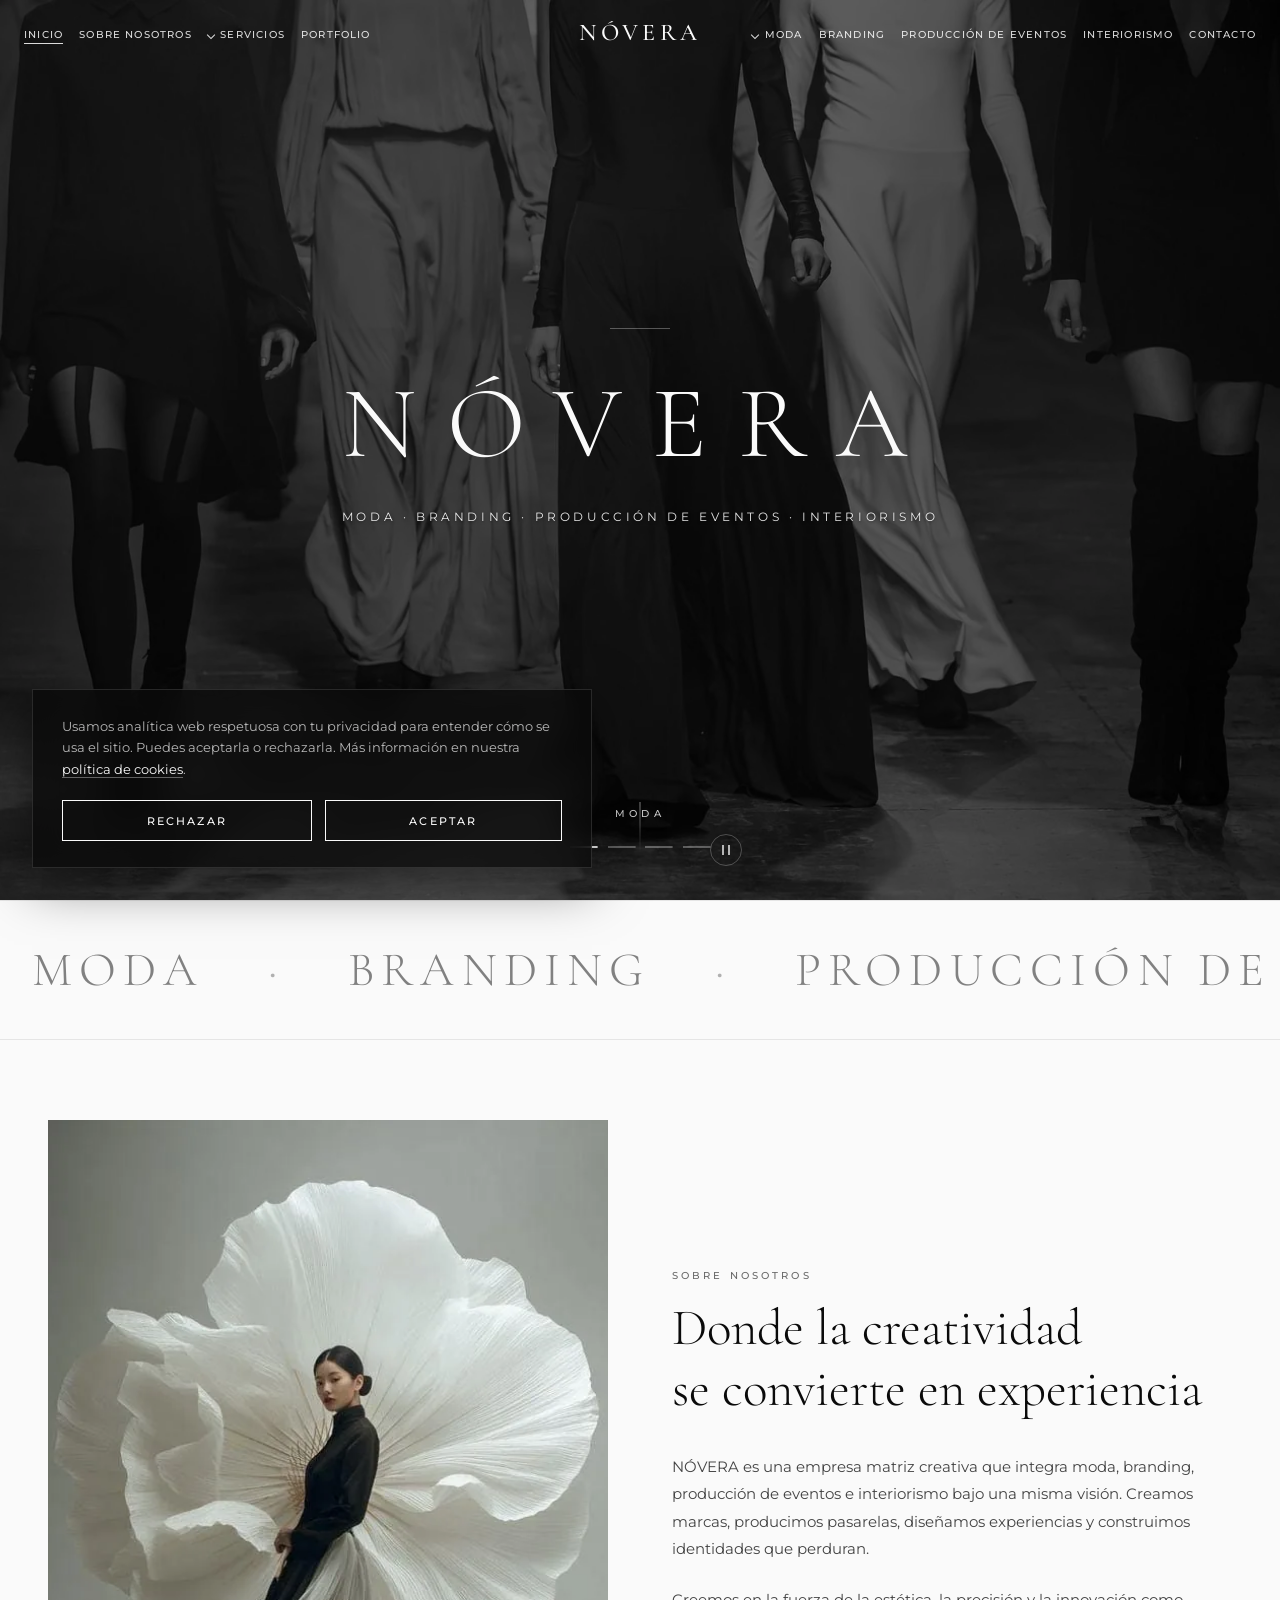
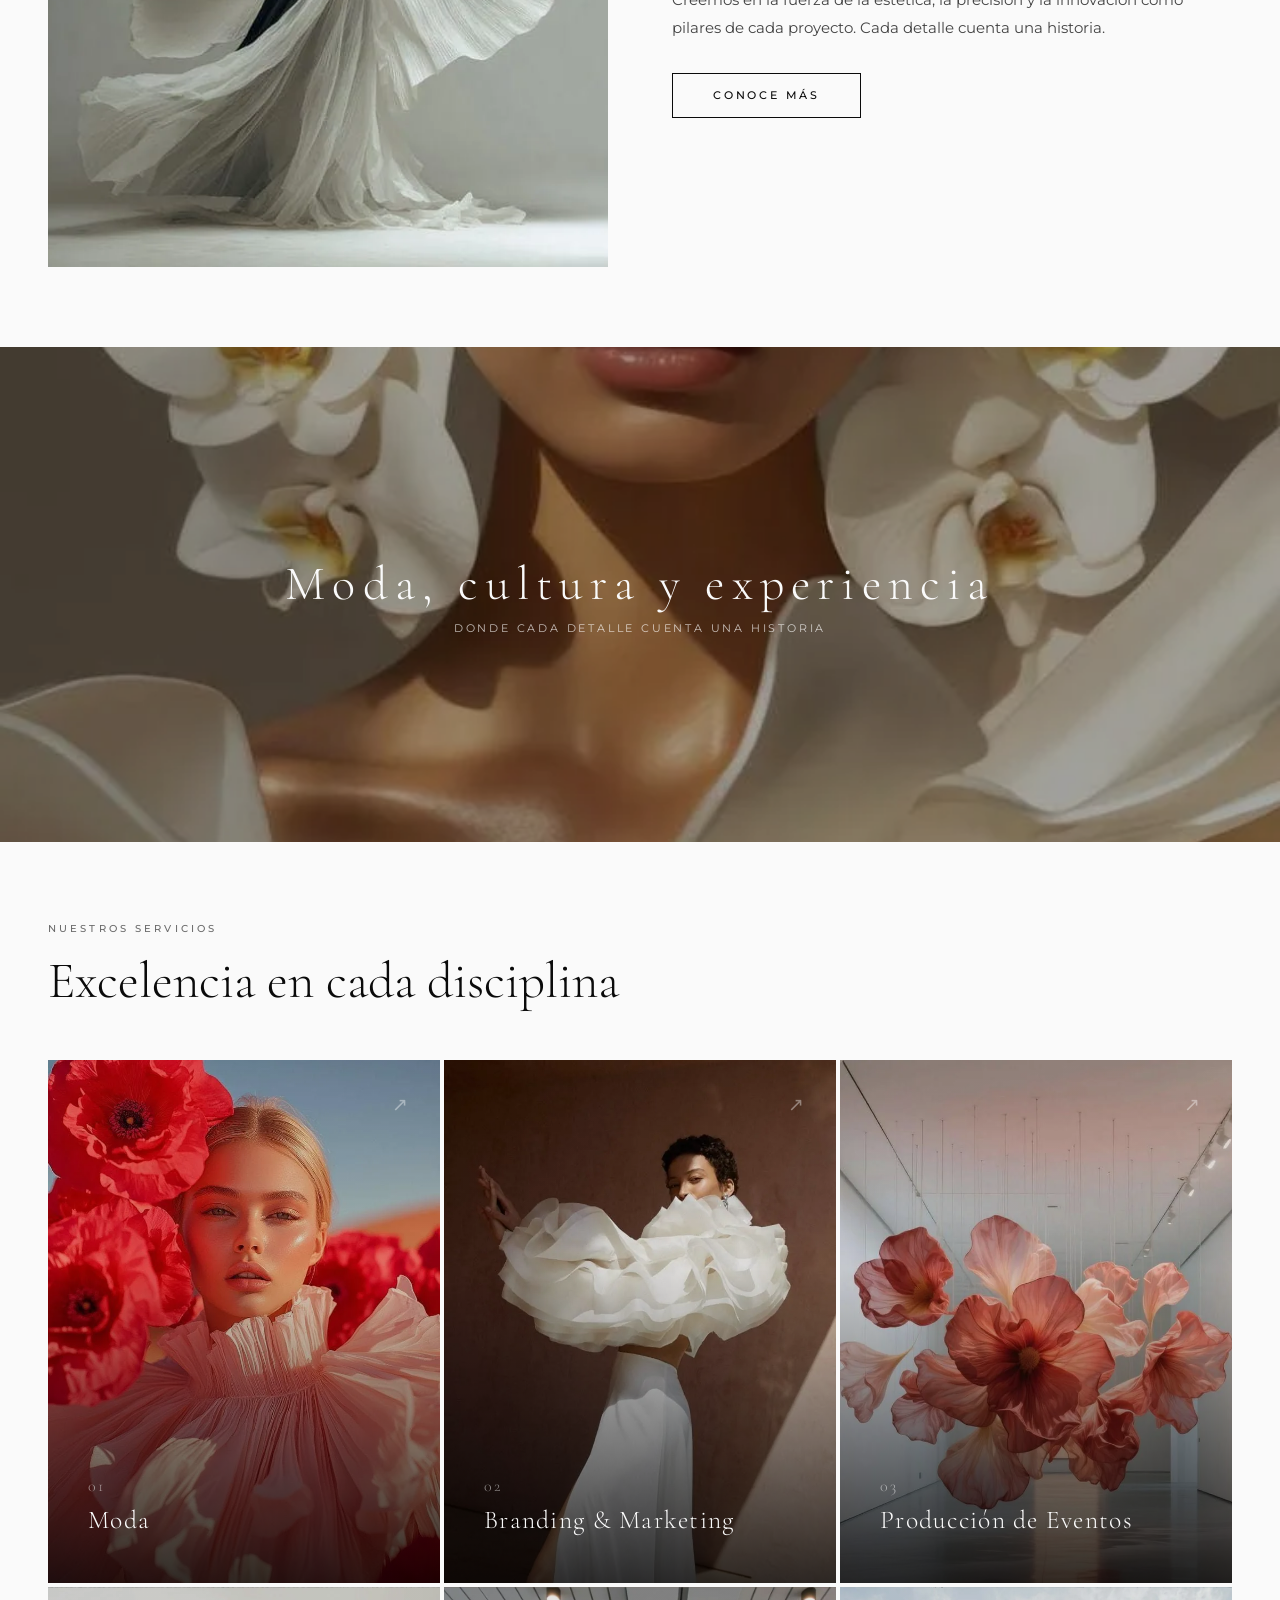
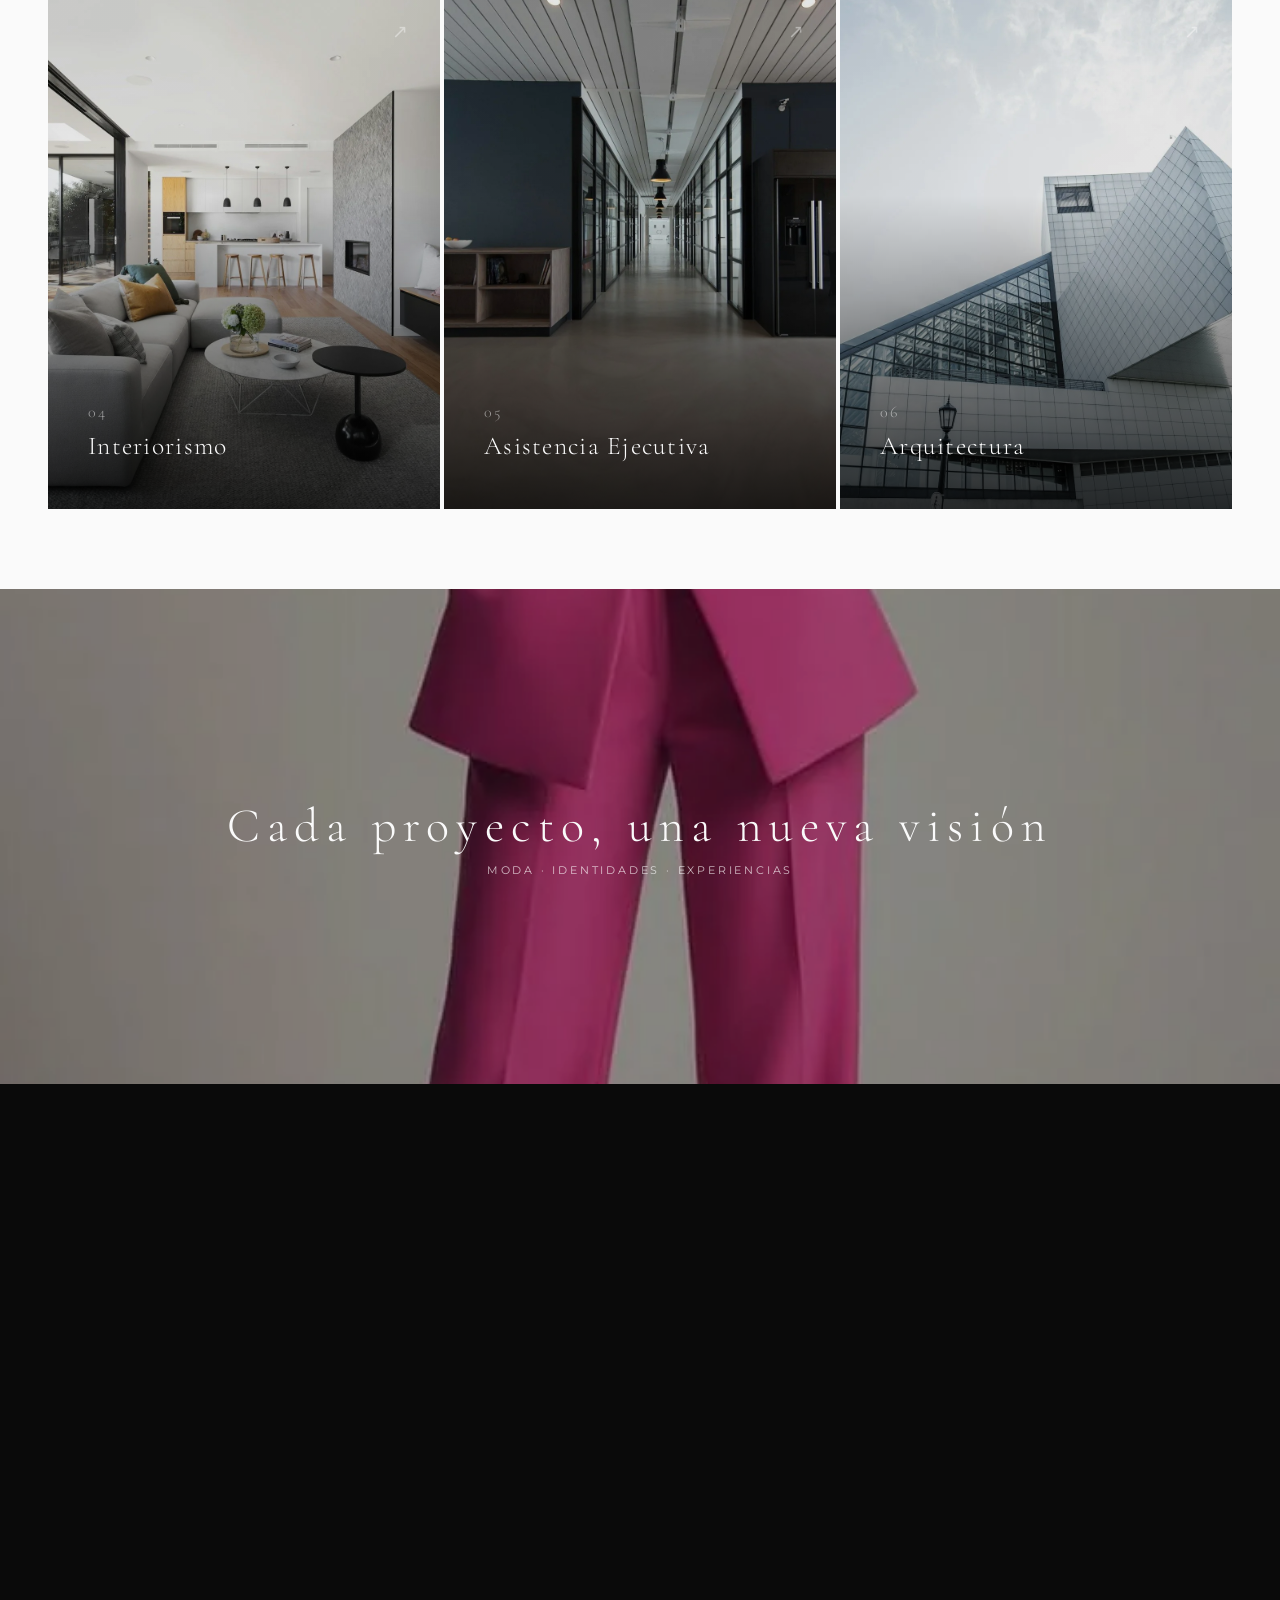
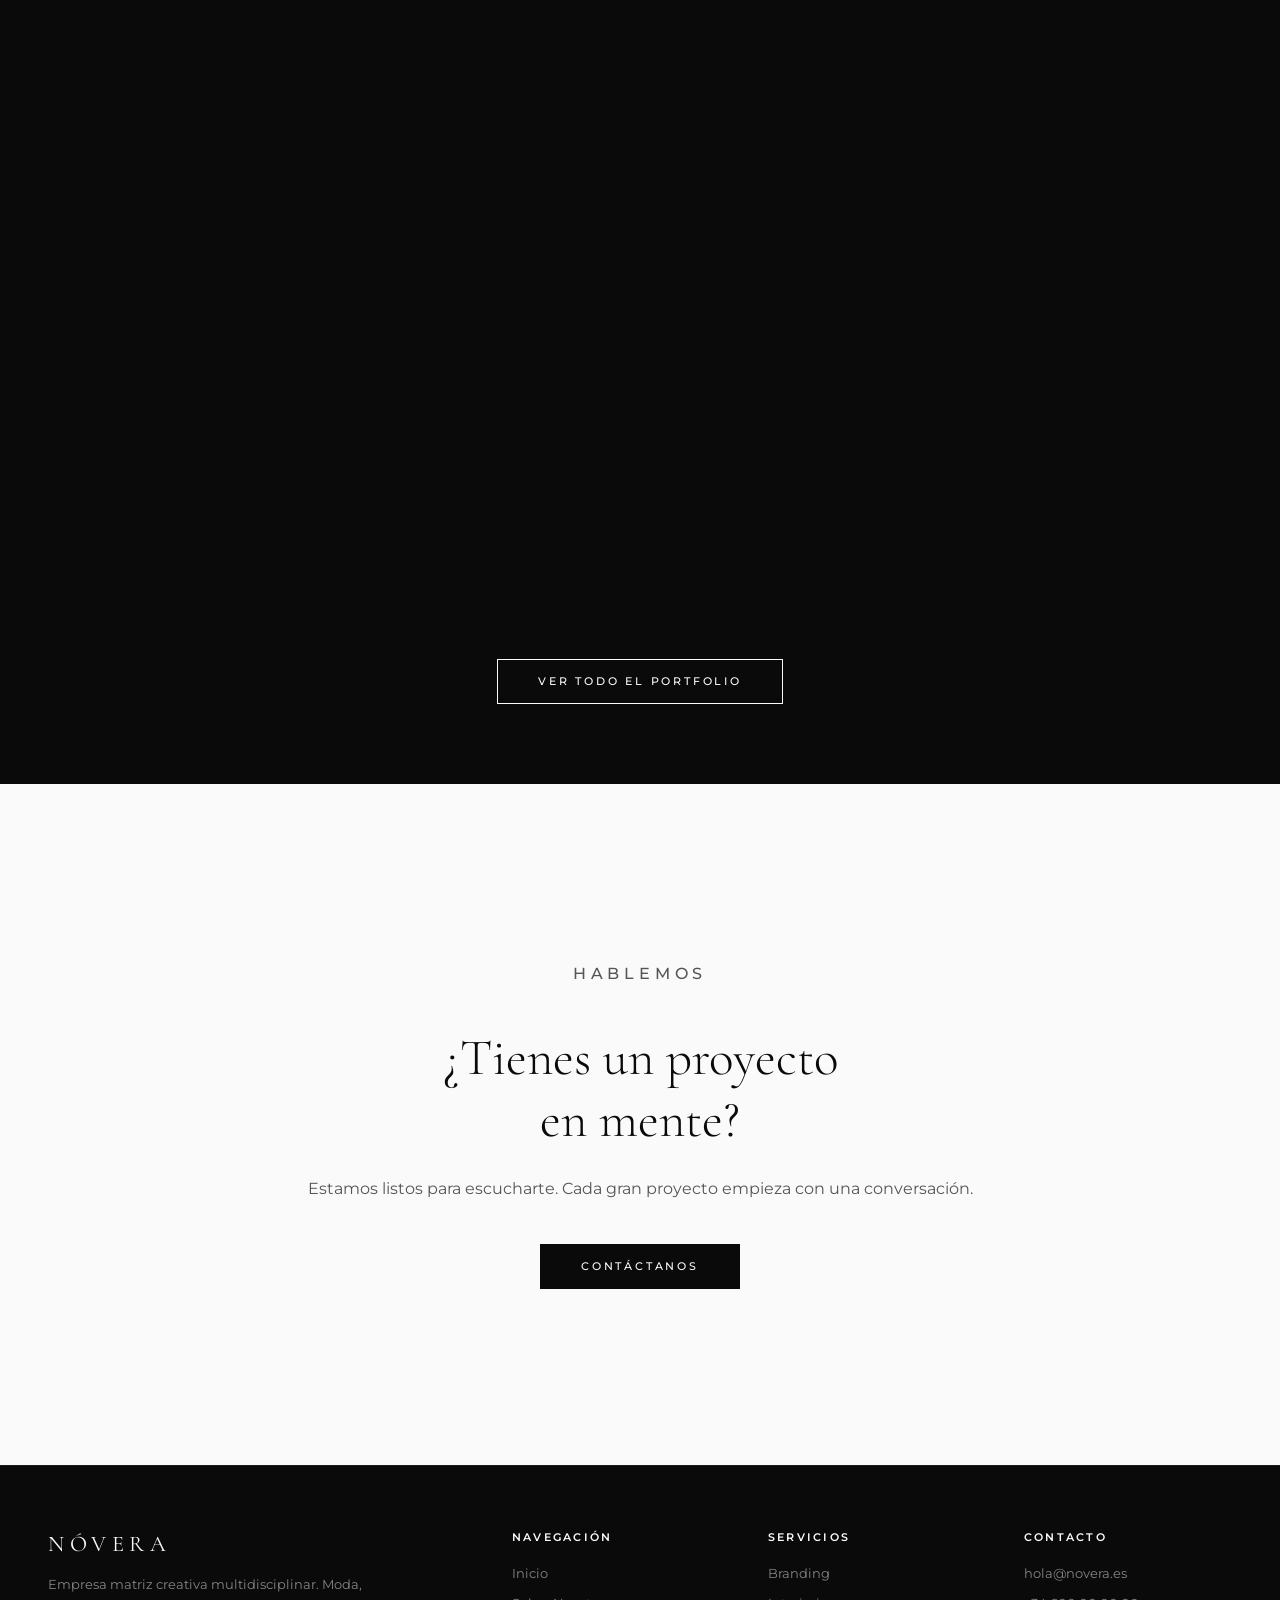
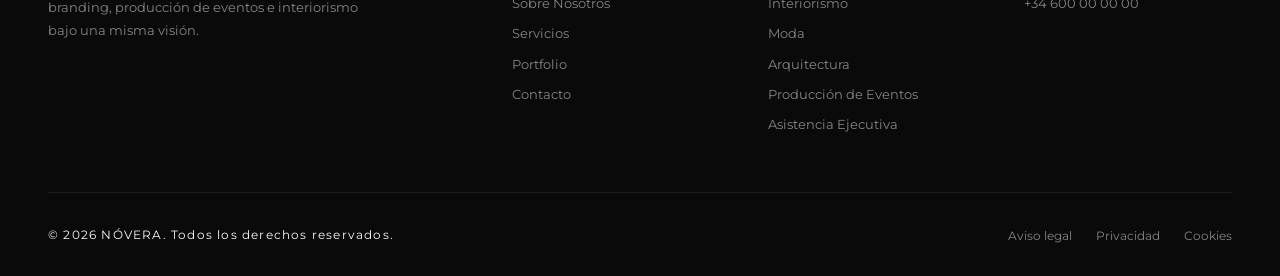
<file: index.html>
<!DOCTYPE html>
<html lang="es">
<head>
  <!-- Metadatos: codificación, viewport, SEO y tarjetas para redes sociales (Open Graph / Twitter) -->
  <!-- Metadata: encoding, viewport, SEO and social cards (Open Graph / Twitter) -->
  <meta charset="UTF-8">
  <meta name="viewport" content="width=device-width, initial-scale=1.0">
  <meta name="description" content="NÓVERA — Interiorismo, Branding, Moda, Arquitectura y Asistencia Ejecutiva. Empresa matriz creativa multidisciplinar.">
  <meta property="og:type" content="website">
  <meta property="og:site_name" content="NÓVERA">
  <meta property="og:locale" content="es_ES">
  <meta property="og:title" content="NÓVERA — Creatividad multidisciplinar">
  <meta property="og:description" content="NÓVERA — Interiorismo, Branding, Moda, Arquitectura y Asistencia Ejecutiva. Empresa matriz creativa multidisciplinar.">
  <meta property="og:url" content="https://ejemplo.danimefle.com/">
  <meta property="og:image" content="https://ejemplo.danimefle.com/assets/img/og-novera.jpg">
  <meta property="og:image:width" content="1200">
  <meta property="og:image:height" content="630">
  <meta property="og:image:alt" content="NÓVERA — estudio creativo multidisciplinar">
  <meta name="twitter:card" content="summary_large_image">
  <meta name="twitter:title" content="NÓVERA — Creatividad multidisciplinar">
  <meta name="twitter:description" content="NÓVERA — Interiorismo, Branding, Moda, Arquitectura y Asistencia Ejecutiva. Empresa matriz creativa multidisciplinar.">
  <meta name="twitter:image" content="https://ejemplo.danimefle.com/assets/img/og-novera.jpg">
  <link rel="canonical" href="https://ejemplo.danimefle.com/">
  <!-- Datos estructurados JSON-LD (Schema.org, tipo Organization) para buscadores -->
  <!-- JSON-LD structured data (Schema.org, type Organization) for search engines -->
  <script type="application/ld+json">
  {
    "@context": "https://schema.org",
    "@type": "Organization",
    "name": "NÓVERA",
    "url": "https://ejemplo.danimefle.com",
    "logo": "https://ejemplo.danimefle.com/assets/favicon.svg",
    "description": "Empresa matriz creativa multidisciplinar. Moda, Branding, Producción de Eventos, Interiorismo, Asistencia Ejecutiva y Arquitectura.",
    "email": "hola@novera.es",
    "address": {
      "@type": "PostalAddress",
      "addressLocality": "Madrid",
      "addressCountry": "ES"
    }
  }
  </script>
  <!-- Datos estructurados JSON-LD (Schema.org, tipo WebSite) para buscadores -->
  <!-- JSON-LD structured data (Schema.org, type WebSite) for search engines -->
  <script type="application/ld+json">
  {
    "@context": "https://schema.org",
    "@type": "WebSite",
    "name": "NÓVERA",
    "url": "https://ejemplo.danimefle.com"
  }
  </script>
  <!-- Título de la pestaña, iconos y hoja de estilos -->
  <!-- Tab title, icons and stylesheet -->
  <title>NÓVERA — Creatividad multidisciplinar</title>
  <link rel="icon" type="image/svg+xml" href="assets/favicon.svg">
  <!-- Precarga de las fuentes principales (Montserrat y Cormorant Garamond, subconjunto latino) para que el texto salga con ellas desde el primer pintado -->
  <!-- Preload the main fonts (Montserrat and Cormorant Garamond, Latin subset) so text renders with them from the first paint -->
  <link rel="preload" href="assets/fonts/JTUSjIg1_i6t8kCHKm459Wlhyw.woff2" as="font" type="font/woff2" crossorigin>
  <link rel="preload" href="assets/fonts/co3bmX5slCNuHLi8bLeY9MK7whWMhyjYqXtK.woff2" as="font" type="font/woff2" crossorigin>
  <link rel="stylesheet" href="assets/style.css">
  <!-- Metadatos SEO adicionales: autor y color de tema del navegador -->
  <!-- Additional SEO metadata: author and browser theme color -->
  <meta name="author" content="NÓVERA">
  <meta name="theme-color" content="#0a0a0a">
  <meta name="robots" content="index, follow">
  <link rel="apple-touch-icon" href="assets/apple-touch-icon.png">
  <link rel="icon" type="image/png" sizes="32x32" href="assets/favicon-32.png">
  <link rel="manifest" href="site.webmanifest">
</head>
<body class="is-home">

  <!-- Enlace de salto: permite ir directo al contenido saltando la navegación (accesibilidad teclado/lector) -->
  <!-- Skip link: jumps straight to the content past the navigation (keyboard/screen reader accessibility) -->
  <a href="#main" class="skip-link">Saltar al contenido</a>

  <!-- Loader (decorativo: se oculta a lectores de pantalla) -->
  <!-- Loader (decorative: hidden from screen readers) -->
  <div id="loader" aria-hidden="true"><span>NÓVERA</span></div>

  <!-- Cabecera: navegación principal (enlaces a la izquierda, logo al centro, enlaces a la derecha); el botón hamburguesa abre el menú móvil -->
  <!-- Header: main navigation (links on the left, logo in the center, links on the right); the hamburger button opens the mobile menu -->
  <header>
            <nav id="mainNav" data-transparent="true" aria-label="Navegación principal">
    <ul class="nav-links nav-links-left">
      <li><a href="index.html">Inicio</a></li>
      <li><a href="sobre-nosotros.html">Sobre Nosotros</a></li>
      <li class="has-dropdown">
        <a href="servicios.html" class="dropdown-toggle">Servicios</a>
        <ul class="dropdown">
          <li><a href="servicios.html">Ver todos</a></li>
          <li><a href="moda.html">Moda</a></li>
          <li><a href="branding.html">Branding</a></li>
          <li><a href="event-producer.html">Producci&oacute;n de Eventos</a></li>
          <li><a href="interiorismo.html">Interiorismo</a></li>
          <li><a href="asistencia-ejecutiva.html">Asistencia Ejecutiva</a></li>
          <li><a href="arquitectura.html">Arquitectura</a></li>
        </ul>
      </li>
      <li><a href="portfolio.html">Portfolio</a></li>
    </ul>
    <a href="index.html" class="logo">NÓVERA</a>
    <ul class="nav-links nav-links-right">
      <li class="has-dropdown">
        <a href="moda.html" class="dropdown-toggle">Moda</a>
        <ul class="dropdown">
          <li><a href="moda.html#marcas-propias">Marcas propias</a></li>
          <li><a href="moda.html#colaboraciones">Colaboraciones</a></li>
          <li><a href="moda.html#talento">Talento</a></li>
          <li><a href="moda.html#identidad">Identidad de marcas</a></li>
        </ul>
      </li>
      <li><a href="branding.html">Branding</a></li>
      <li><a href="event-producer.html">Producci&oacute;n de Eventos</a></li>
      <li><a href="interiorismo.html">Interiorismo</a></li>
      <li><a href="contacto.html">Contacto</a></li>
    </ul>
    <button class="hamburger" id="hamburger" type="button" aria-label="Abrir menú" aria-expanded="false" aria-controls="mobileMenu"><span></span><span></span><span></span></button>
  </nav>
  </header>

        <!-- Menú móvil a pantalla completa (script.js añade el botón de cierre y gestiona el foco) -->
        <!-- Full-screen mobile menu (script.js adds the close button and manages focus) -->
        <div class="mobile-menu" id="mobileMenu" role="navigation" aria-label="Menú móvil">
    <a href="index.html">Inicio</a>
    <a href="sobre-nosotros.html">Sobre Nosotros</a>
    <a href="servicios.html">Servicios</a>
    <a href="portfolio.html">Portfolio</a>
    <a href="moda.html">Moda</a>
    <a href="branding.html">Branding</a>
    <a href="event-producer.html">Producci&oacute;n de Eventos</a>
    <a href="interiorismo.html">Interiorismo</a>
    <a href="asistencia-ejecutiva.html">Asistencia Ejecutiva</a>
    <a href="arquitectura.html">Arquitectura</a>
    <a href="contacto.html">Contacto</a>
  </div>

  <!-- Contenido principal (landmark main para accesibilidad) -->
  <!-- Main content (main landmark for accessibility) -->
  <main id="main">

  <!-- Portada: carrusel de imágenes a pantalla completa con dots y botón de pausa (script.js) -->
  <!-- Hero: full-screen image carousel with dots and a pause button (script.js) -->
  <section class="hero">
    <div class="hero-slider">
      <div class="hero-slide active" data-label="Moda" role="img" aria-label="Moda" style="background-image:url('assets/img/moda/moda-06.webp')"></div>
      <div class="hero-slide" data-label="Producci&oacute;n de Eventos" role="img" aria-label="Producción de Eventos" style="background-image:url('assets/img/extra/extra-21-flores-coral.webp')"></div>
      <div class="hero-slide" data-label="Branding" role="img" aria-label="Branding" style="background-image:url('assets/img/branding/branding-05.webp')"></div>
      <div class="hero-slide" data-label="Interiorismo" role="img" aria-label="Interiorismo" style="background-image:url('assets/img/ext/photo-1600607687939-ce8a6c25118c.webp')"></div>
    </div>
    <div class="hero-content">
      <div class="hero-line" aria-hidden="true"></div>
      <h1>NÓVERA</h1>
      <p>Moda &middot; Branding &middot; Producci&oacute;n de Eventos &middot; Interiorismo</p>
    </div>
    <div class="hero-slide-label">Moda</div>
    <div class="hero-slider-dots">
      <button class="hero-slider-dot active" aria-label="Ver imagen: Moda"></button>
      <button class="hero-slider-dot" aria-label="Ver imagen: Producción de Eventos"></button>
      <button class="hero-slider-dot" aria-label="Ver imagen: Branding"></button>
      <button class="hero-slider-dot" aria-label="Ver imagen: Interiorismo"></button>
    </div>
    <button class="hero-slider-pause" aria-label="Pausar presentación automática" aria-pressed="false"></button>
    <div class="hero-scroll" aria-hidden="true"><span></span></div>
  </section>

  <!-- Marquee (decorativo: texto en movimiento, oculto a lectores de pantalla) -->
  <!-- Marquee (decorative: moving text, hidden from screen readers) -->
  <div class="marquee-container" aria-hidden="true">
    <div class="marquee">
      <span>MODA</span><span class="filled">&middot;</span>
      <span>BRANDING</span><span class="filled">&middot;</span>
      <span>PRODUCCI&Oacute;N DE EVENTOS</span><span class="filled">&middot;</span>
      <span>INTERIORISMO</span><span class="filled">&middot;</span>
      <span>PASARELAS</span><span class="filled">&middot;</span>
      <span>IDENTIDAD DE MARCAS</span><span class="filled">&middot;</span>
      <span>MODA</span><span class="filled">&middot;</span>
      <span>BRANDING</span><span class="filled">&middot;</span>
      <span>PRODUCCI&Oacute;N DE EVENTOS</span><span class="filled">&middot;</span>
      <span>INTERIORISMO</span><span class="filled">&middot;</span>
      <span>PASARELAS</span><span class="filled">&middot;</span>
      <span>IDENTIDAD DE MARCAS</span><span class="filled">&middot;</span>
    </div>
  </div>

  <!-- Introducción: imagen del estudio y texto sobre la marca -->
  <!-- Intro: studio image and text about the brand -->
  <section>
    <div class="two-col">
      <div class="two-col-image reveal" role="img" aria-label="Equipo creativo de NÓVERA en su estudio" style="background-image:url('assets/img/extra/extra-07.webp')"></div>
      <div class="reveal">
        <p class="section-label">Sobre Nosotros</p>
        <h2 class="section-title">Donde la creatividad<br>se convierte en experiencia</h2>
        <p class="section-text">
          NÓVERA es una empresa matriz creativa que integra moda, branding, producci&oacute;n de eventos e interiorismo bajo una misma visi&oacute;n. Creamos marcas, producimos pasarelas, dise&ntilde;amos experiencias y construimos identidades que perduran.
        </p>
        <p class="section-text">
          Creemos en la fuerza de la est&eacute;tica, la precisi&oacute;n y la innovaci&oacute;n como pilares de cada proyecto. Cada detalle cuenta una historia.
        </p>
        <div style="margin-top: 2rem;">
          <a href="sobre-nosotros.html" class="btn">Conoce m&aacute;s</a>
        </div>
      </div>
    </div>
  </section>

  <!-- Franja de imagen a ancho completo con frase -->
  <!-- Full-width image strip with a tagline -->
  <div class="image-break" style="background-image:url('assets/img/extra/extra-13.webp')">
    <div class="image-break-text">
      <h3>Moda, cultura y experiencia</h3>
      <p>Donde cada detalle cuenta una historia</p>
    </div>
  </div>

  <!-- Servicios: rejilla de 6 tarjetas que enlazan a cada página de servicio -->
  <!-- Services: grid of 6 cards linking to each service page -->
  <section>
    <div class="container">
      <p class="section-label reveal">Nuestros Servicios</p>
      <h2 class="section-title reveal">Excelencia en cada disciplina</h2>
    </div>
    <div class="services-visual-grid reveal">
      <a href="moda.html" class="service-visual-card" aria-label="Ver servicio de Moda" style="background-image:url('assets/img/extra/extra-10.webp')">
        <span class="card-arrow">&nearr;</span>
        <div class="card-content">
          <div class="card-number">01</div>
          <h3>Moda</h3>
          <p>Marcas propias, colaboraciones, talento e identidad de marcas de moda.</p>
        </div>
      </a>
      <a href="branding.html" class="service-visual-card" aria-label="Ver servicio de Branding y Marketing" style="background-image:url('assets/img/extra/extra-11.webp')">
        <span class="card-arrow">&nearr;</span>
        <div class="card-content">
          <div class="card-number">02</div>
          <h3>Branding &amp; Marketing</h3>
          <p>Identidad, narrativa y posicionamiento que transforman marcas en s&iacute;mbolos.</p>
        </div>
      </a>
      <a href="event-producer.html" class="service-visual-card" aria-label="Ver servicio de Producción de Eventos" style="background-image:url('assets/img/extra/extra-eventos-flores.webp')">
        <span class="card-arrow">&nearr;</span>
        <div class="card-content">
          <div class="card-number">03</div>
          <h3>Producci&oacute;n de Eventos</h3>
          <p>Galas, pasarelas, lanzamientos y activaciones que se viven antes de contarse.</p>
        </div>
      </a>
      <a href="interiorismo.html" class="service-visual-card" aria-label="Ver servicio de Interiorismo" style="background-image:url('assets/img/ext/photo-1600607687939-ce8a6c25118c.webp')">
        <span class="card-arrow">&nearr;</span>
        <div class="card-content">
          <div class="card-number">04</div>
          <h3>Interiorismo</h3>
          <p>Espacios &iacute;ntimos y hoteleros que se habitan como si fueran propios.</p>
        </div>
      </a>
      <a href="asistencia-ejecutiva.html" class="service-visual-card" aria-label="Ver servicio de Asistencia Ejecutiva" style="background-image:url('assets/img/ext/photo-1497366216548-37526070297c.webp')">
        <span class="card-arrow">&nearr;</span>
        <div class="card-content">
          <div class="card-number">05</div>
          <h3>Asistencia Ejecutiva</h3>
          <p>Concierge silencioso y exigente para quien no tiene tiempo que perder.</p>
        </div>
      </a>
      <a href="arquitectura.html" class="service-visual-card" aria-label="Ver servicio de Arquitectura" style="background-image:url('assets/img/ext/photo-1487958449943-2429e8be8625.webp')">
        <span class="card-arrow">&nearr;</span>
        <div class="card-content">
          <div class="card-number">06</div>
          <h3>Arquitectura</h3>
          <p>Arquitectura conceptual, neuronal y ef&iacute;mera con vocaci&oacute;n de permanecer.</p>
        </div>
      </a>
    </div>
  </section>

  <!-- Franja de imagen a ancho completo con frase -->
  <!-- Full-width image strip with a tagline -->
  <div class="image-break" style="background-image:url('assets/img/eventos/eventos-09.webp')">
    <div class="image-break-text">
      <h3>Cada proyecto, una nueva visi&oacute;n</h3>
      <p>Moda &middot; Identidades &middot; Experiencias</p>
    </div>
  </div>

  <!-- Avance del portfolio: proyectos seleccionados (enlazan a portfolio.html) -->
  <!-- Portfolio teaser: selected projects (they link to portfolio.html) -->
  <section class="bg-dark">
    <div class="container">
      <p class="section-label reveal">Portfolio</p>
      <h2 class="section-title reveal">Proyectos seleccionados</h2>
    </div>
    <div class="portfolio-grid reveal">
      <a href="portfolio.html" class="portfolio-item tall" aria-label="Proyecto: Pasarela La Florecilla (Moda)" style="background-image:url('assets/img/extra/extra-01.webp')">
        <div class="portfolio-info"><h3>Pasarela La Florecilla</h3><span>Moda</span></div>
      </a>
      <a href="portfolio.html" class="portfolio-item wide" aria-label="Proyecto: Pasarela Internacional (Producción de Eventos)" style="background-image:url('assets/img/moda/moda-16.webp')">
        <div class="portfolio-info"><h3>Pasarela Internacional</h3><span>Producci&oacute;n de Eventos</span></div>
      </a>
      <a href="portfolio.html" class="portfolio-item wide" aria-label="Proyecto: Producción de desfiles (Producción de Eventos)" style="background-image:url('assets/img/moda/moda-08.webp')">
        <div class="portfolio-info"><h3>Producci&oacute;n de desfiles</h3><span>Producci&oacute;n de Eventos</span></div>
      </a>
      <a href="portfolio.html" class="portfolio-item" aria-label="Proyecto: Campaña Editorial (Moda)" style="background-image:url('assets/img/branding/branding-07.webp')">
        <div class="portfolio-info"><h3>Campa&ntilde;a Editorial</h3><span>Moda</span></div>
      </a>
      <a href="portfolio.html" class="portfolio-item" aria-label="Proyecto: Manual de Marca Solenne (Branding)" style="background-image:url('assets/img/extra/extra-04.webp')">
        <div class="portfolio-info"><h3>Manual de Marca Solenne</h3><span>Branding</span></div>
      </a>
      <a href="portfolio.html" class="portfolio-item" aria-label="Proyecto: Residencial villas Luxury (Interiorismo)" style="background-image:url('assets/img/ext/photo-1600607687939-ce8a6c25118c.webp')">
        <div class="portfolio-info"><h3>Residencial villas Luxury</h3><span>Interiorismo</span></div>
      </a>
    </div>
    <div style="text-align:center; margin-top: 3rem;">
      <a href="portfolio.html" class="btn btn-light">Ver todo el portfolio</a>
    </div>
  </section>

  <!-- Llamada a la acción: invitación a contactar -->
  <!-- Call to action: invitation to get in touch -->
  <section>
    <div class="cta-block">
      <p class="section-label">Hablemos</p>
      <h2 class="section-title">&iquest;Tienes un proyecto<br>en mente?</h2>
      <p>Estamos listos para escucharte. Cada gran proyecto empieza con una conversaci&oacute;n.</p>
      <a href="contacto.html" class="btn btn-dark">Cont&aacute;ctanos</a>
    </div>
  </section>

  </main>
  <!-- Fin del contenido principal -->
  <!-- End of main content -->

  <!-- Pie: marca, enlaces de navegación y servicios, contacto y enlaces legales -->
  <!-- Footer: brand, navigation and service links, contact details and legal links -->
  <footer>
    <div class="footer-top">
      <div class="footer-brand">
        <span class="footer-logo">NÓVERA</span>
        <p>Empresa matriz creativa multidisciplinar. Moda, branding, producci&oacute;n de eventos e interiorismo bajo una misma visi&oacute;n.</p>
      </div>
      <div class="footer-col">
        <h2>Navegaci&oacute;n</h2>
        <ul>
          <li><a href="index.html">Inicio</a></li>
          <li><a href="sobre-nosotros.html">Sobre Nosotros</a></li>
          <li><a href="servicios.html">Servicios</a></li>
          <li><a href="portfolio.html">Portfolio</a></li>
          <li><a href="contacto.html">Contacto</a></li>
        </ul>
      </div>
      <div class="footer-col">
        <h2>Servicios</h2>
        <ul>
          <li><a href="branding.html">Branding</a></li>
          <li><a href="interiorismo.html">Interiorismo</a></li>
          <li><a href="moda.html">Moda</a></li>
          <li><a href="arquitectura.html">Arquitectura</a></li>
          <li><a href="event-producer.html">Producci&oacute;n de Eventos</a></li>
          <li><a href="asistencia-ejecutiva.html">Asistencia Ejecutiva</a></li>
        </ul>
      </div>
      <div class="footer-col">
        <h2>Contacto</h2>
        <ul>
          <li><a href="mailto:hola@novera.es">hola@novera.es</a></li>
          <li><a href="tel:+34600000000">+34 600 00 00 00</a></li>
        </ul>
      </div>
    </div>
    <div class="footer-bottom">
      <p>&copy; 2026 NÓVERA. Todos los derechos reservados.</p>
      <ul class="footer-links"><li><a href="aviso-legal.html">Aviso legal</a></li><li><a href="politica-privacidad.html">Privacidad</a></li><li><a href="politica-cookies.html">Cookies</a></li></ul>
    </div>
  </footer>

  <!-- Banner de consentimiento de cookies/analítica (conforme a la guía de la AEPD); script.js lo muestra y guarda la decisión -->
  <!-- Cookie/analytics consent banner (per the AEPD guidelines); script.js shows it and stores the choice -->
  <div id="cookieBanner" class="cookie-banner" role="dialog" aria-live="polite" aria-label="Aviso de cookies" hidden>
    <div class="cookie-banner-inner">
      <p class="cookie-text">Usamos analítica web respetuosa con tu privacidad para entender cómo se usa el sitio. Puedes aceptarla o rechazarla. Más información en nuestra <a href="politica-cookies.html">política de cookies</a>.</p>
      <div class="cookie-actions">
        <button type="button" class="btn-cookie btn-cookie-reject" data-cookie-action="rejected">Rechazar</button>
        <button type="button" class="btn-cookie btn-cookie-accept" data-cookie-action="accepted">Aceptar</button>
      </div>
    </div>
  </div>
  <!-- Script principal: loader, menú, slider, lightbox, cookies y formularios de demo -->
  <!-- Main script: loader, menu, slider, lightbox, cookies and demo forms -->
  <script src="assets/script.js"></script>
</body>
</html>
</file>
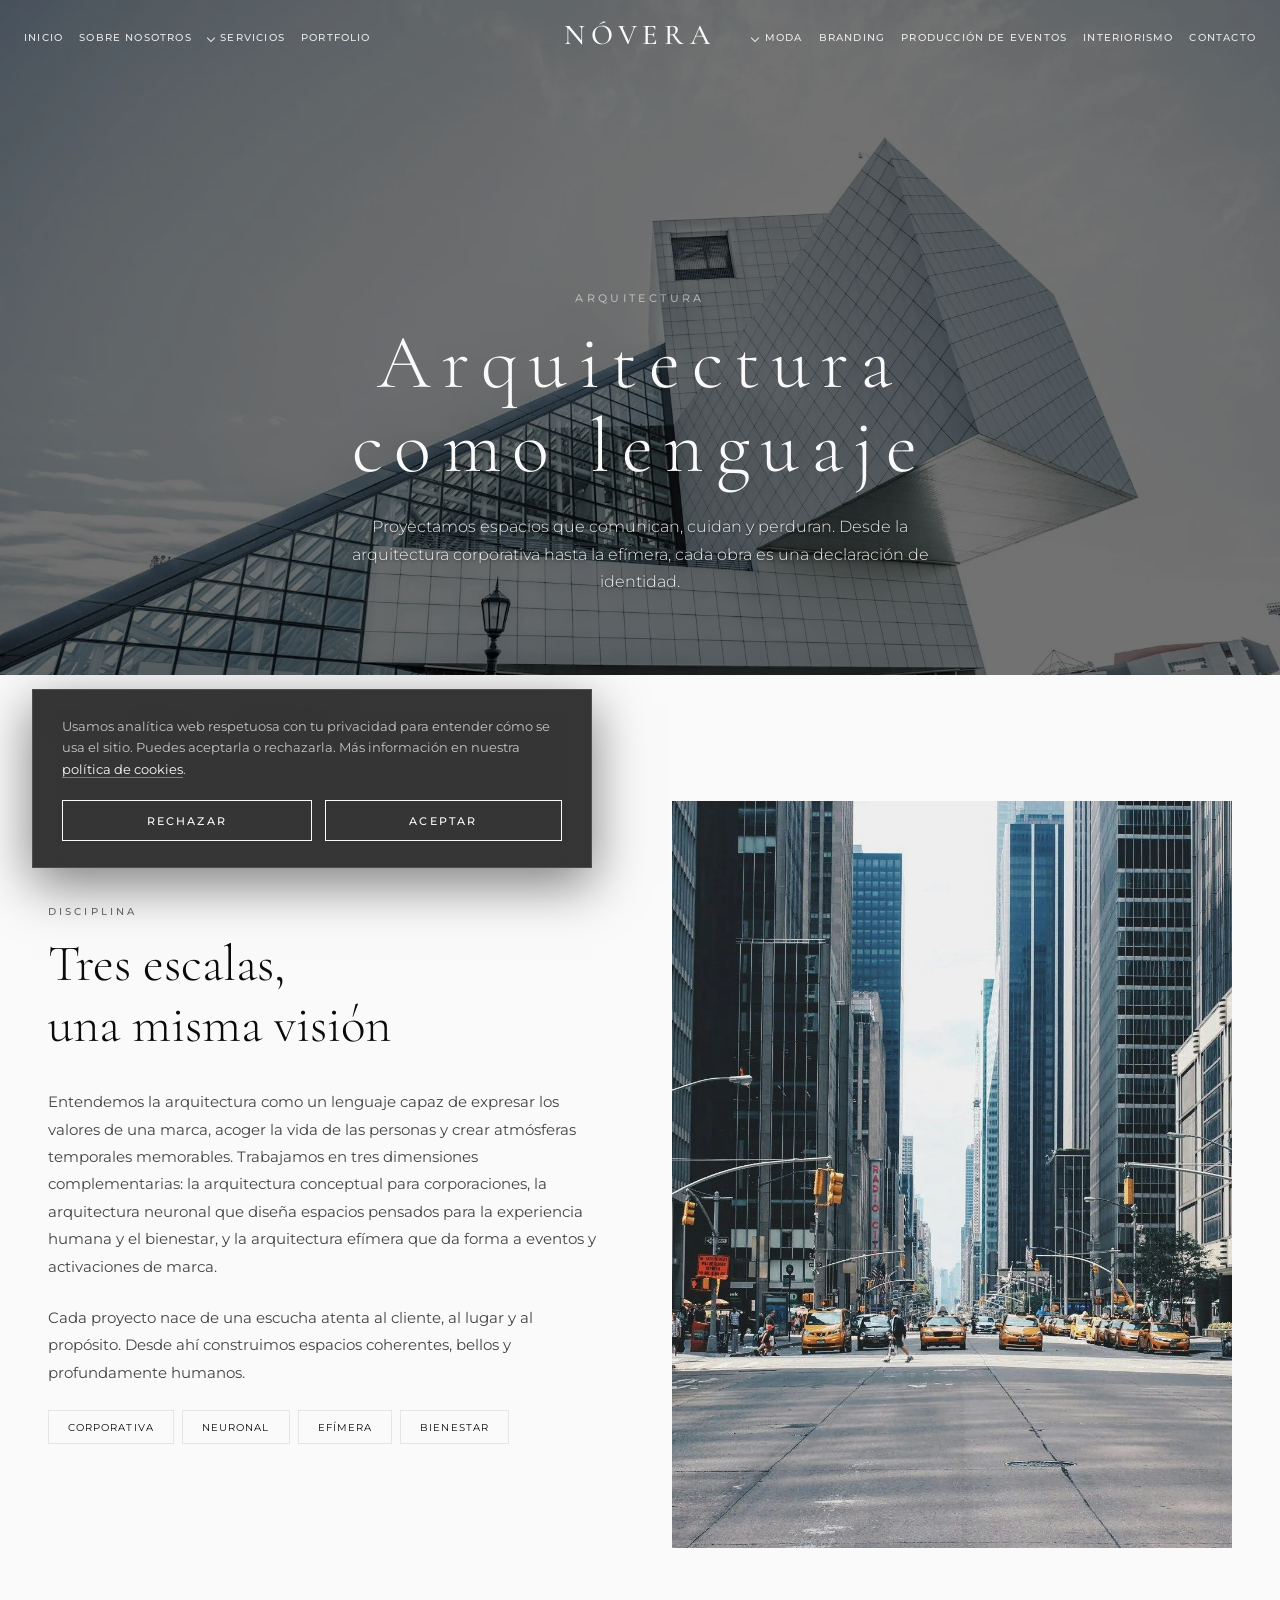
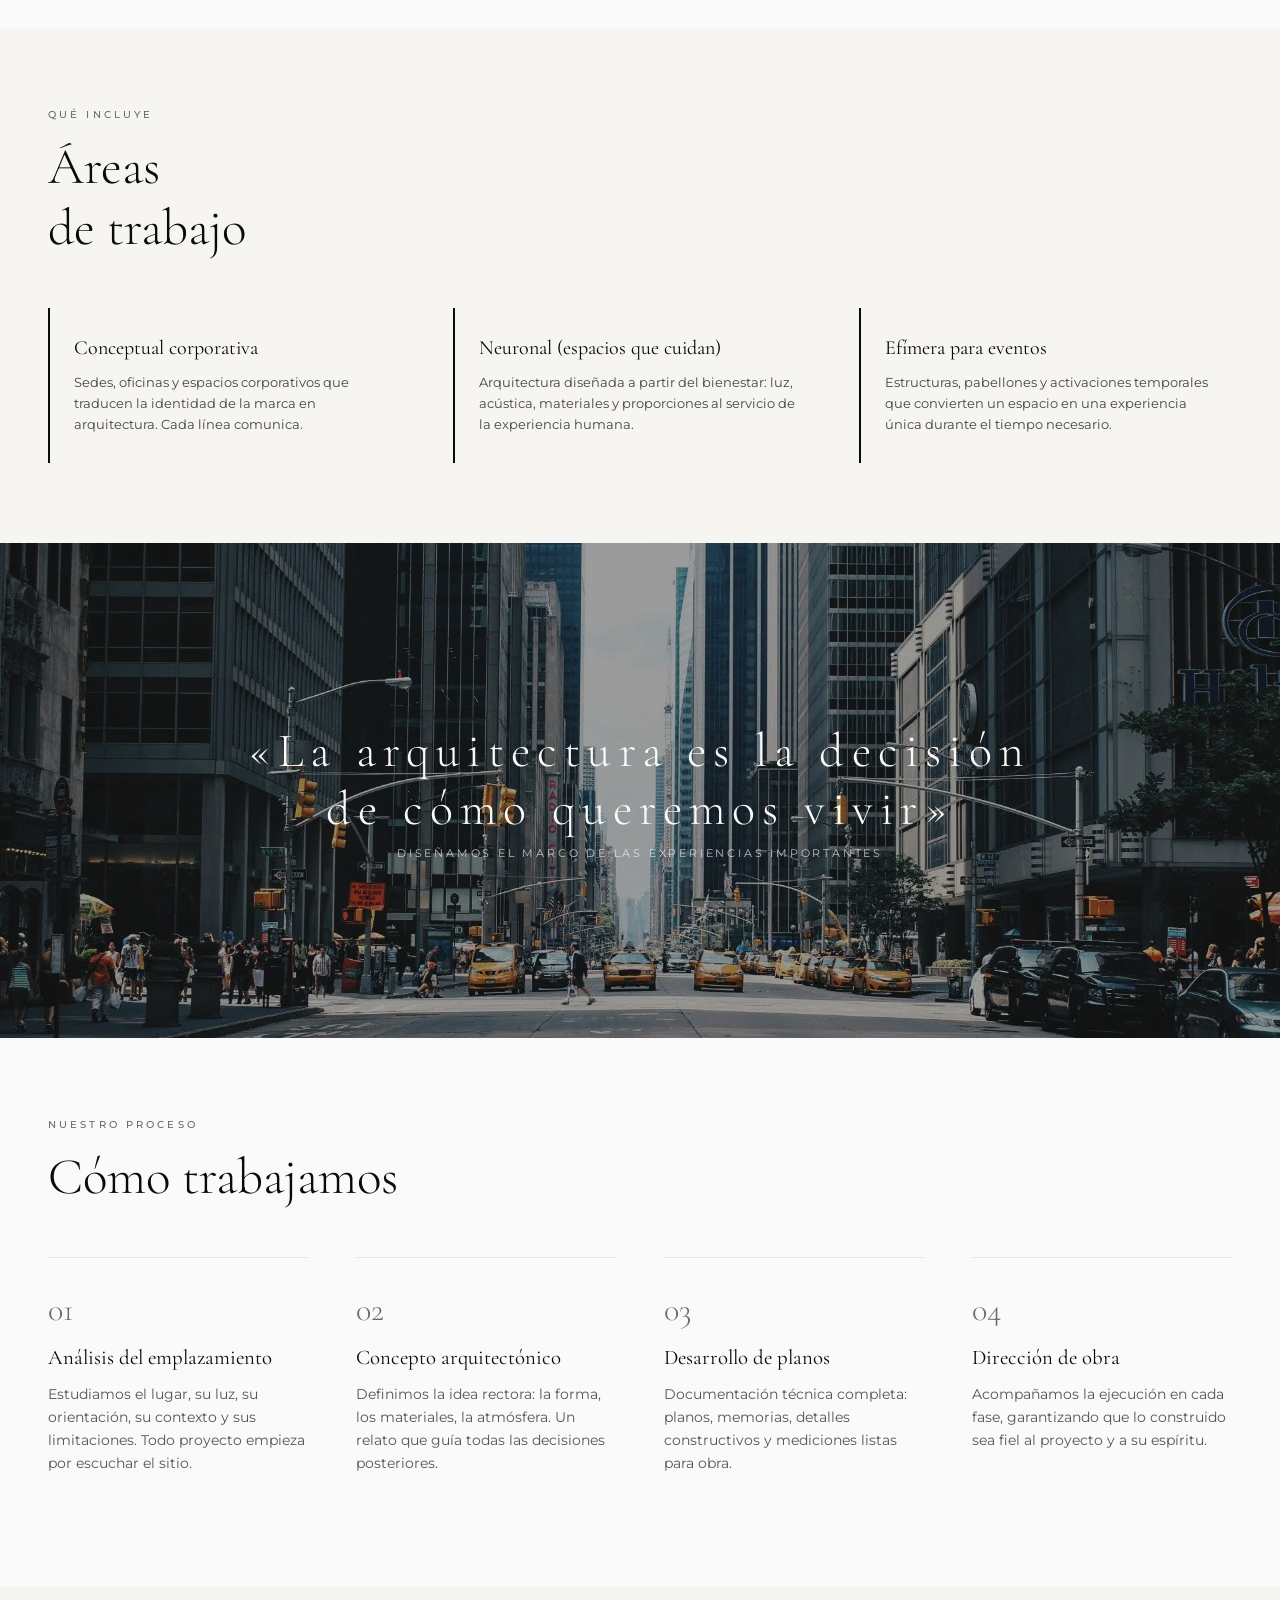
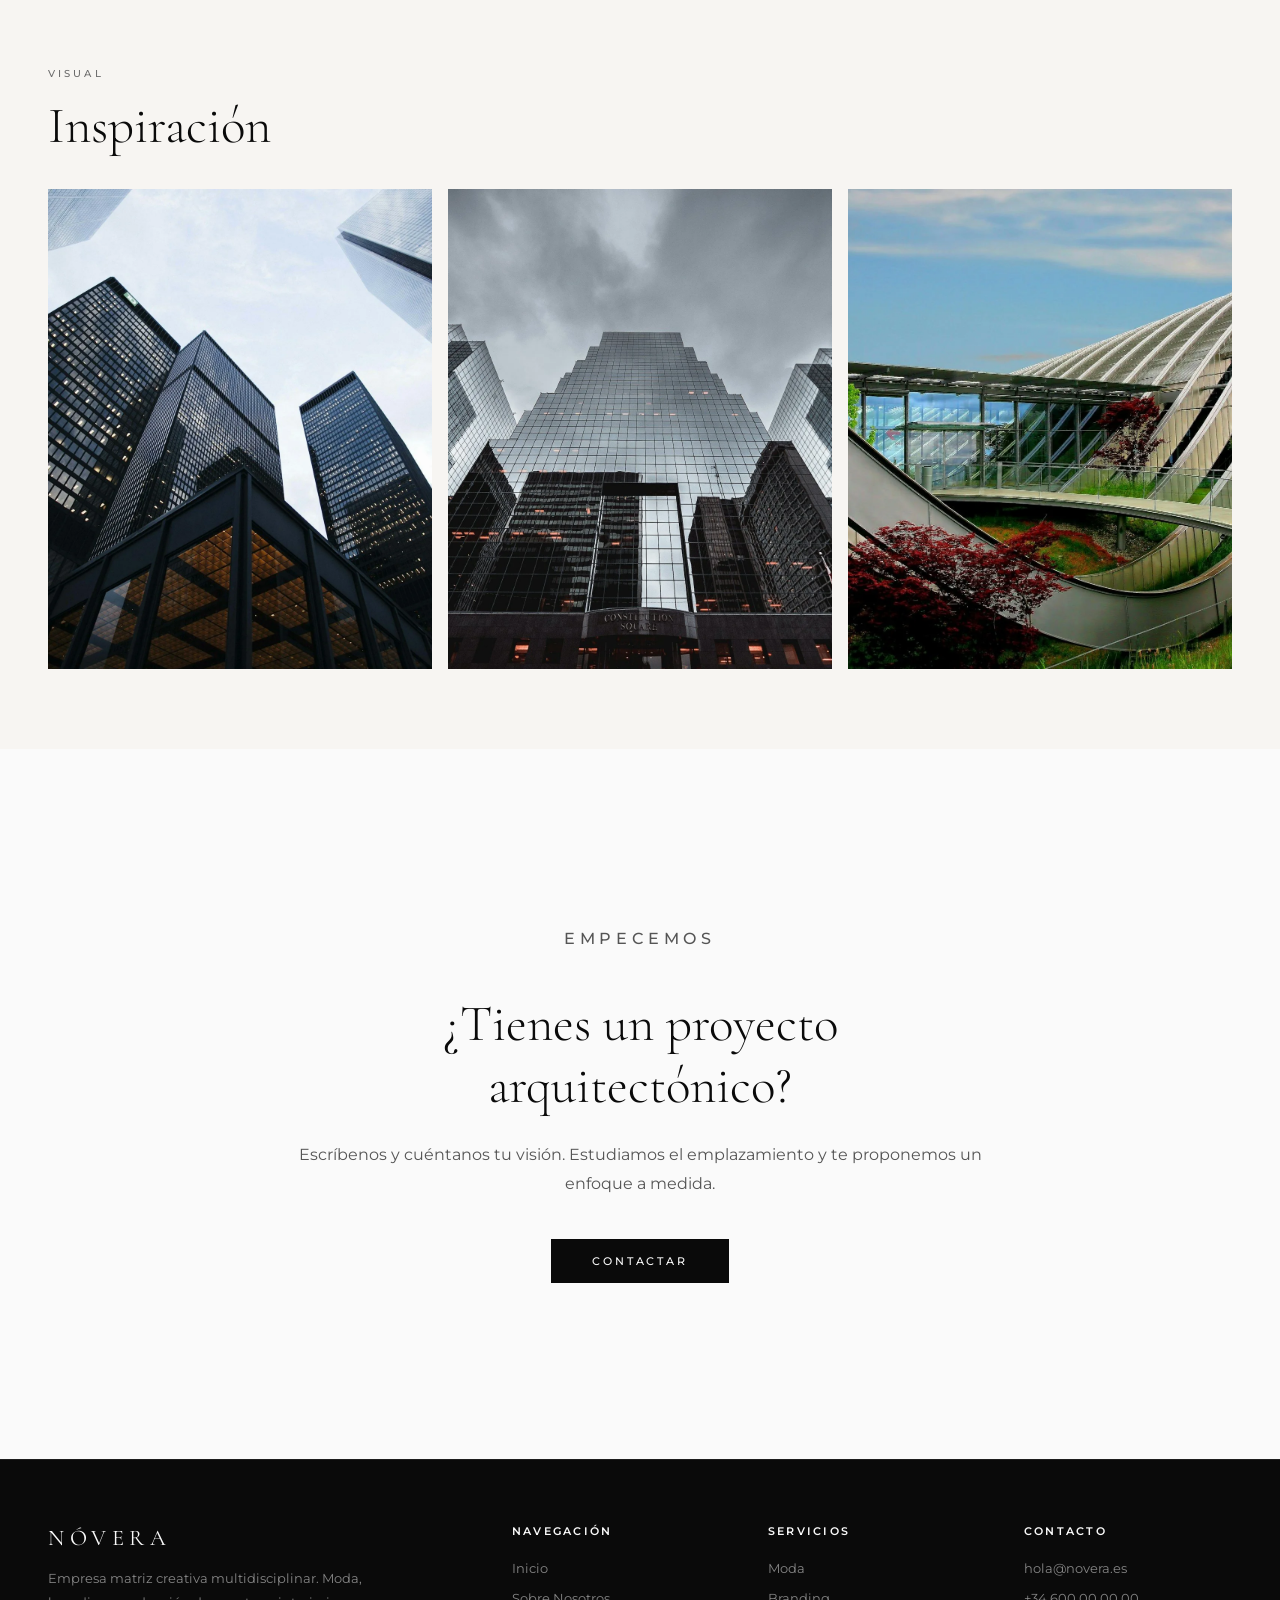
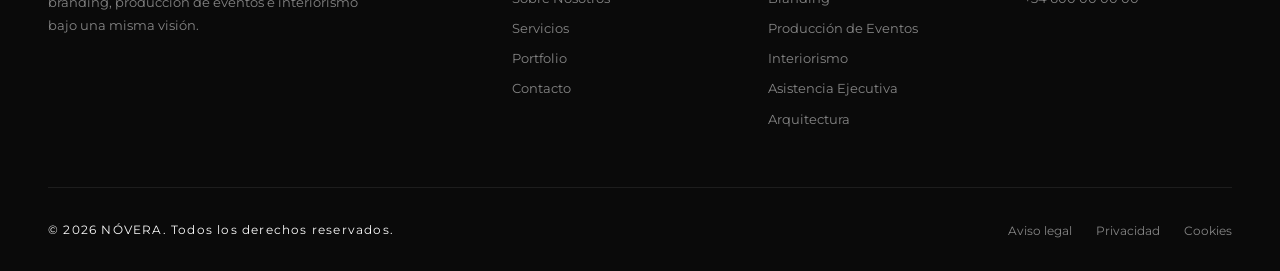
<file: arquitectura.html>
<!DOCTYPE html>
<html lang="es">
<head>
  <!-- Metadatos: codificación, viewport, SEO y tarjetas para redes sociales (Open Graph / Twitter) -->
  <!-- Metadata: encoding, viewport, SEO and social cards (Open Graph / Twitter) -->
  <meta charset="UTF-8">
  <meta name="viewport" content="width=device-width, initial-scale=1.0">
  <meta name="description" content="Arquitectura NÓVERA — Arquitectura conceptual, neuronal y efímera para corporaciones, espacios de bienestar y eventos.">
  <meta property="og:type" content="website">
  <meta property="og:site_name" content="NÓVERA">
  <meta property="og:locale" content="es_ES">
  <meta property="og:title" content="Arquitectura — NÓVERA">
  <meta property="og:description" content="Arquitectura NÓVERA — Arquitectura conceptual, neuronal y efímera para corporaciones, espacios de bienestar y eventos.">
  <meta property="og:url" content="https://ejemplo.danimefle.com/arquitectura.html">
  <meta property="og:image" content="https://ejemplo.danimefle.com/assets/img/og-novera.jpg">
  <meta property="og:image:width" content="1200">
  <meta property="og:image:height" content="630">
  <meta property="og:image:alt" content="NÓVERA — estudio creativo multidisciplinar">
  <meta name="twitter:card" content="summary_large_image">
  <meta name="twitter:title" content="Arquitectura — NÓVERA">
  <meta name="twitter:description" content="Arquitectura NÓVERA — Arquitectura conceptual, neuronal y efímera para corporaciones, espacios de bienestar y eventos.">
  <meta name="twitter:image" content="https://ejemplo.danimefle.com/assets/img/og-novera.jpg">
  <link rel="canonical" href="https://ejemplo.danimefle.com/arquitectura.html">
  <!-- Datos estructurados JSON-LD (Schema.org, tipo Organization) para buscadores -->
  <!-- JSON-LD structured data (Schema.org, type Organization) for search engines -->
  <script type="application/ld+json">
  {
    "@context": "https://schema.org",
    "@type": "Organization",
    "name": "NÓVERA",
    "url": "https://ejemplo.danimefle.com",
    "logo": "https://ejemplo.danimefle.com/assets/favicon.svg",
    "description": "Empresa matriz creativa multidisciplinar. Moda, Branding, Producción de Eventos, Interiorismo, Asistencia Ejecutiva y Arquitectura.",
    "email": "hola@novera.es",
    "address": {
      "@type": "PostalAddress",
      "addressLocality": "Madrid",
      "addressCountry": "ES"
    }
  }
  </script>
  <!-- Título de la pestaña, iconos y hoja de estilos -->
  <!-- Tab title, icons and stylesheet -->
  <title>Arquitectura — NÓVERA</title>
  <link rel="icon" type="image/svg+xml" href="assets/favicon.svg">
  <!-- Precarga de las fuentes principales (Montserrat y Cormorant Garamond, subconjunto latino) para que el texto salga con ellas desde el primer pintado -->
  <!-- Preload the main fonts (Montserrat and Cormorant Garamond, Latin subset) so text renders with them from the first paint -->
  <link rel="preload" href="assets/fonts/JTUSjIg1_i6t8kCHKm459Wlhyw.woff2" as="font" type="font/woff2" crossorigin>
  <link rel="preload" href="assets/fonts/co3bmX5slCNuHLi8bLeY9MK7whWMhyjYqXtK.woff2" as="font" type="font/woff2" crossorigin>
  <link rel="stylesheet" href="assets/style.css">
  <!-- SEO: autor de la marca y color de tema para navegadores móviles -->
  <!-- SEO: brand author and theme color for mobile browsers -->
  <meta name="author" content="NÓVERA">
  <meta name="theme-color" content="#0a0a0a">
  <meta name="robots" content="index, follow">
  <link rel="apple-touch-icon" href="assets/apple-touch-icon.png">
  <link rel="icon" type="image/png" sizes="32x32" href="assets/favicon-32.png">
  <link rel="manifest" href="site.webmanifest">
</head>
<body>

  <!-- Accesibilidad: enlace para saltar directo al contenido principal (oculto hasta recibir foco) -->
  <!-- Accessibility: link to jump straight to the main content (hidden until focused) -->
  <a href="#main" class="skip-link">Saltar al contenido</a>

  <!-- Loader decorativo: oculto a lectores de pantalla -->
  <!-- Decorative loader: hidden from screen readers -->
  <div id="loader" aria-hidden="true"><span>NÓVERA</span></div>

  <!-- Cabecera: navegación principal (enlaces a la izquierda, logo al centro, enlaces a la derecha); el botón hamburguesa abre el menú móvil -->
  <!-- Header: main navigation (links on the left, logo in the center, links on the right); the hamburger button opens the mobile menu -->
  <header>
            <nav id="mainNav" data-transparent="true" aria-label="Navegación principal">
    <ul class="nav-links nav-links-left">
      <li><a href="index.html">Inicio</a></li>
      <li><a href="sobre-nosotros.html">Sobre Nosotros</a></li>
      <li class="has-dropdown">
        <a href="servicios.html" class="dropdown-toggle">Servicios</a>
        <ul class="dropdown">
          <li><a href="servicios.html">Ver todos</a></li>
          <li><a href="moda.html">Moda</a></li>
          <li><a href="branding.html">Branding</a></li>
          <li><a href="event-producer.html">Producci&oacute;n de Eventos</a></li>
          <li><a href="interiorismo.html">Interiorismo</a></li>
          <li><a href="asistencia-ejecutiva.html">Asistencia Ejecutiva</a></li>
          <li><a href="arquitectura.html">Arquitectura</a></li>
        </ul>
      </li>
      <li><a href="portfolio.html">Portfolio</a></li>
    </ul>
    <a href="index.html" class="logo">NÓVERA</a>
    <ul class="nav-links nav-links-right">
      <li class="has-dropdown">
        <a href="moda.html" class="dropdown-toggle">Moda</a>
        <ul class="dropdown">
          <li><a href="moda.html#marcas-propias">Marcas propias</a></li>
          <li><a href="moda.html#colaboraciones">Colaboraciones</a></li>
          <li><a href="moda.html#talento">Talento</a></li>
          <li><a href="moda.html#identidad">Identidad de marcas</a></li>
        </ul>
      </li>
      <li><a href="branding.html">Branding</a></li>
      <li><a href="event-producer.html">Producci&oacute;n de Eventos</a></li>
      <li><a href="interiorismo.html">Interiorismo</a></li>
      <li><a href="contacto.html">Contacto</a></li>
    </ul>
    <button class="hamburger" id="hamburger" type="button" aria-label="Abrir menú" aria-expanded="false" aria-controls="mobileMenu"><span></span><span></span><span></span></button>
  </nav>
  </header>

        <!-- Menú móvil a pantalla completa (script.js añade el botón de cierre y gestiona el foco) -->
        <!-- Full-screen mobile menu (script.js adds the close button and manages focus) -->
        <div class="mobile-menu" id="mobileMenu" role="navigation" aria-label="Menú móvil">
    <a href="index.html">Inicio</a>
    <a href="sobre-nosotros.html">Sobre Nosotros</a>
    <a href="servicios.html">Servicios</a>
    <a href="portfolio.html">Portfolio</a>
    <a href="moda.html">Moda</a>
    <a href="branding.html">Branding</a>
    <a href="event-producer.html">Producci&oacute;n de Eventos</a>
    <a href="interiorismo.html">Interiorismo</a>
    <a href="asistencia-ejecutiva.html">Asistencia Ejecutiva</a>
    <a href="arquitectura.html">Arquitectura</a>
    <a href="contacto.html">Contacto</a>
  </div>

  <!-- Landmark principal: contenido de la página (nav, menú móvil y footer quedan fuera) -->
  <!-- Main landmark: page content (nav, mobile menu and footer stay outside) -->
  <main id="main">

  <!-- Cabecera de la página con imagen de fondo -->
  <!-- Page header with a background image -->
  <section class="page-hero">
    <div class="hero-bg" role="img" aria-label="Fachada arquitectónica de líneas modernas" style="background-image:url('assets/img/ext/photo-1487958449943-2429e8be8625.webp')"></div>
    <div class="page-hero-content">
      <p class="kicker">Arquitectura</p>
      <h1>Arquitectura<br>como lenguaje</h1>
      <p class="subtitle">Proyectamos espacios que comunican, cuidan y perduran. Desde la arquitectura corporativa hasta la efímera, cada obra es una declaración de identidad.</p>
    </div>
  </section>

  <!-- Ruta de navegación (breadcrumb) -->
  <!-- Breadcrumb trail -->
  <nav class="breadcrumb" aria-label="Ruta de navegación"><a href="index.html">Inicio</a> <span>/</span> <a href="servicios.html">Servicios</a> <span>/</span> Arquitectura</nav>

  <!-- Presentación de la disciplina: texto e imagen en dos columnas -->
  <!-- Discipline intro: text and image in two columns -->
  <section>
    <div class="two-col">
      <div>
        <p class="section-label reveal">Disciplina</p>
        <h2 class="section-title reveal">Tres escalas,<br>una misma visi&oacute;n</h2>
        <p class="section-text reveal">Entendemos la arquitectura como un lenguaje capaz de expresar los valores de una marca, acoger la vida de las personas y crear atm&oacute;sferas temporales memorables. Trabajamos en tres dimensiones complementarias: la arquitectura conceptual para corporaciones, la arquitectura neuronal que dise&ntilde;a espacios pensados para la experiencia humana y el bienestar, y la arquitectura ef&iacute;mera que da forma a eventos y activaciones de marca.</p>
        <p class="section-text reveal">Cada proyecto nace de una escucha atenta al cliente, al lugar y al prop&oacute;sito. Desde ah&iacute; construimos espacios coherentes, bellos y profundamente humanos.</p>
        <div class="tag-list reveal">
          <span class="tag">Corporativa</span>
          <span class="tag">Neuronal</span>
          <span class="tag">Ef&iacute;mera</span>
          <span class="tag">Bienestar</span>
        </div>
      </div>
      <div class="two-col-image reveal" role="img" aria-label="Edificio corporativo de diseño contemporáneo" style="background-image:url('assets/img/ext/photo-1449824913935-59a10b8d2000.webp')"></div>
    </div>
  </section>

  <!-- Qué incluye: áreas de trabajo del servicio -->
  <!-- What's included: the service's work areas -->
  <section class="bg-light">
    <div class="container">
      <p class="section-label reveal">Qu&eacute; incluye</p>
      <h2 class="section-title reveal">&Aacute;reas<br>de trabajo</h2>
    </div>
    <div class="features reveal">
      <div class="feature">
        <h3>Conceptual corporativa</h3>
        <p>Sedes, oficinas y espacios corporativos que traducen la identidad de la marca en arquitectura. Cada l&iacute;nea comunica.</p>
      </div>
      <div class="feature">
        <h3>Neuronal (espacios que cuidan)</h3>
        <p>Arquitectura dise&ntilde;ada a partir del bienestar: luz, ac&uacute;stica, materiales y proporciones al servicio de la experiencia humana.</p>
      </div>
      <div class="feature">
        <h3>Ef&iacute;mera para eventos</h3>
        <p>Estructuras, pabellones y activaciones temporales que convierten un espacio en una experiencia &uacute;nica durante el tiempo necesario.</p>
      </div>
    </div>
  </section>

  <!-- Franja de imagen a ancho completo con cita -->
  <!-- Full-width image strip with a quote -->
  <div class="image-break" style="background-image:url('assets/img/ext/photo-1449824913935-59a10b8d2000.webp')">
    <div class="image-break-text">
      <h3>&laquo;La arquitectura es la decisi&oacute;n<br>de c&oacute;mo queremos vivir&raquo;</h3>
      <p>Dise&ntilde;amos el marco de las experiencias importantes</p>
    </div>
  </div>

  <!-- Proceso de trabajo paso a paso -->
  <!-- Step-by-step work process -->
  <section>
    <div class="container">
      <p class="section-label reveal">Nuestro proceso</p>
      <h2 class="section-title reveal">C&oacute;mo trabajamos</h2>
    </div>
    <div class="process-grid reveal">
      <div class="process-step">
        <div class="step-num">01</div>
        <h3>An&aacute;lisis del emplazamiento</h3>
        <p>Estudiamos el lugar, su luz, su orientaci&oacute;n, su contexto y sus limitaciones. Todo proyecto empieza por escuchar el sitio.</p>
      </div>
      <div class="process-step">
        <div class="step-num">02</div>
        <h3>Concepto arquitect&oacute;nico</h3>
        <p>Definimos la idea rectora: la forma, los materiales, la atm&oacute;sfera. Un relato que gu&iacute;a todas las decisiones posteriores.</p>
      </div>
      <div class="process-step">
        <div class="step-num">03</div>
        <h3>Desarrollo de planos</h3>
        <p>Documentaci&oacute;n t&eacute;cnica completa: planos, memorias, detalles constructivos y mediciones listas para obra.</p>
      </div>
      <div class="process-step">
        <div class="step-num">04</div>
        <h3>Direcci&oacute;n de obra</h3>
        <p>Acompa&ntilde;amos la ejecuci&oacute;n en cada fase, garantizando que lo construido sea fiel al proyecto y a su esp&iacute;ritu.</p>
      </div>
    </div>
  </section>

  <!-- Galería de imágenes de inspiración -->
  <!-- Inspiration image gallery -->
  <section class="bg-light">
    <div class="container">
      <p class="section-label reveal">Visual</p>
      <h2 class="section-title reveal">Inspiraci&oacute;n</h2>
    </div>
    <div class="gallery reveal">
      <div class="gallery-item" role="img" aria-label="Edificio de oficinas de arquitectura conceptual" style="background-image:url('assets/img/ext/photo-1486406146926-c627a92ad1ab.webp')"></div>
      <div class="gallery-item" role="img" aria-label="Espacio interior de bienestar arquitectónico" style="background-image:url('assets/img/ext/photo-1511818966892-d7d671e672a2.webp')"></div>
      <div class="gallery-item" role="img" aria-label="Estructura efímera para eventos" style="background-image:url('assets/img/ext/photo-1496564203457-11bb12075d90.webp')"></div>
    </div>
  </section>

  <!-- Llamada a la acción: invitación a contactar -->
  <!-- Call to action: invitation to get in touch -->
  <section>
    <div class="cta-block">
      <p class="section-label">Empecemos</p>
      <h2 class="section-title">&iquest;Tienes un proyecto<br>arquitect&oacute;nico?</h2>
      <p>Escr&iacute;benos y cu&eacute;ntanos tu visi&oacute;n. Estudiamos el emplazamiento y te proponemos un enfoque a medida.</p>
      <a href="contacto.html" class="btn btn-dark">Contactar</a>
    </div>
  </section>

  </main>
  <!-- Fin del contenido principal -->
  <!-- End of main content -->

  <!-- Pie: marca, enlaces de navegación y servicios, contacto y enlaces legales -->
  <!-- Footer: brand, navigation and service links, contact details and legal links -->
  <footer>
    <div class="footer-top">
      <div class="footer-brand">
        <span class="footer-logo">NÓVERA</span>
        <p>Empresa matriz creativa multidisciplinar. Moda, branding, producci&oacute;n de eventos e interiorismo bajo una misma visi&oacute;n.</p>
      </div>
      <div class="footer-col"><h2>Navegaci&oacute;n</h2><ul><li><a href="index.html">Inicio</a></li><li><a href="sobre-nosotros.html">Sobre Nosotros</a></li><li><a href="servicios.html">Servicios</a></li><li><a href="portfolio.html">Portfolio</a></li><li><a href="contacto.html">Contacto</a></li></ul></div>
      <div class="footer-col"><h2>Servicios</h2><ul><li><a href="moda.html">Moda</a></li><li><a href="branding.html">Branding</a></li><li><a href="event-producer.html">Producci&oacute;n de Eventos</a></li><li><a href="interiorismo.html">Interiorismo</a></li><li><a href="asistencia-ejecutiva.html">Asistencia Ejecutiva</a></li><li><a href="arquitectura.html">Arquitectura</a></li></ul></div>
      <div class="footer-col"><h2>Contacto</h2><ul><li><a href="mailto:hola@novera.es">hola@novera.es</a></li><li><a href="tel:+34600000000">+34 600 00 00 00</a></li></ul></div>
    </div>
    <div class="footer-bottom">
      <p>&copy; 2026 NÓVERA. Todos los derechos reservados.</p>
      <ul class="footer-links"><li><a href="aviso-legal.html">Aviso legal</a></li><li><a href="politica-privacidad.html">Privacidad</a></li><li><a href="politica-cookies.html">Cookies</a></li></ul>
    </div>
  </footer>

  <!-- Banner de consentimiento de cookies/analítica (conforme a la guía de la AEPD); script.js lo muestra y guarda la decisión -->
  <!-- Cookie/analytics consent banner (per the AEPD guidelines); script.js shows it and stores the choice -->
  <div id="cookieBanner" class="cookie-banner" role="dialog" aria-live="polite" aria-label="Aviso de cookies" hidden>
    <div class="cookie-banner-inner">
      <p class="cookie-text">Usamos analítica web respetuosa con tu privacidad para entender cómo se usa el sitio. Puedes aceptarla o rechazarla. Más información en nuestra <a href="politica-cookies.html">política de cookies</a>.</p>
      <div class="cookie-actions">
        <button type="button" class="btn-cookie btn-cookie-reject" data-cookie-action="rejected">Rechazar</button>
        <button type="button" class="btn-cookie btn-cookie-accept" data-cookie-action="accepted">Aceptar</button>
      </div>
    </div>
  </div>
  <!-- Script principal: loader, menú, slider, lightbox, cookies y formularios de demo -->
  <!-- Main script: loader, menu, slider, lightbox, cookies and demo forms -->
  <script src="assets/script.js"></script>
</body>
</html>
</file>
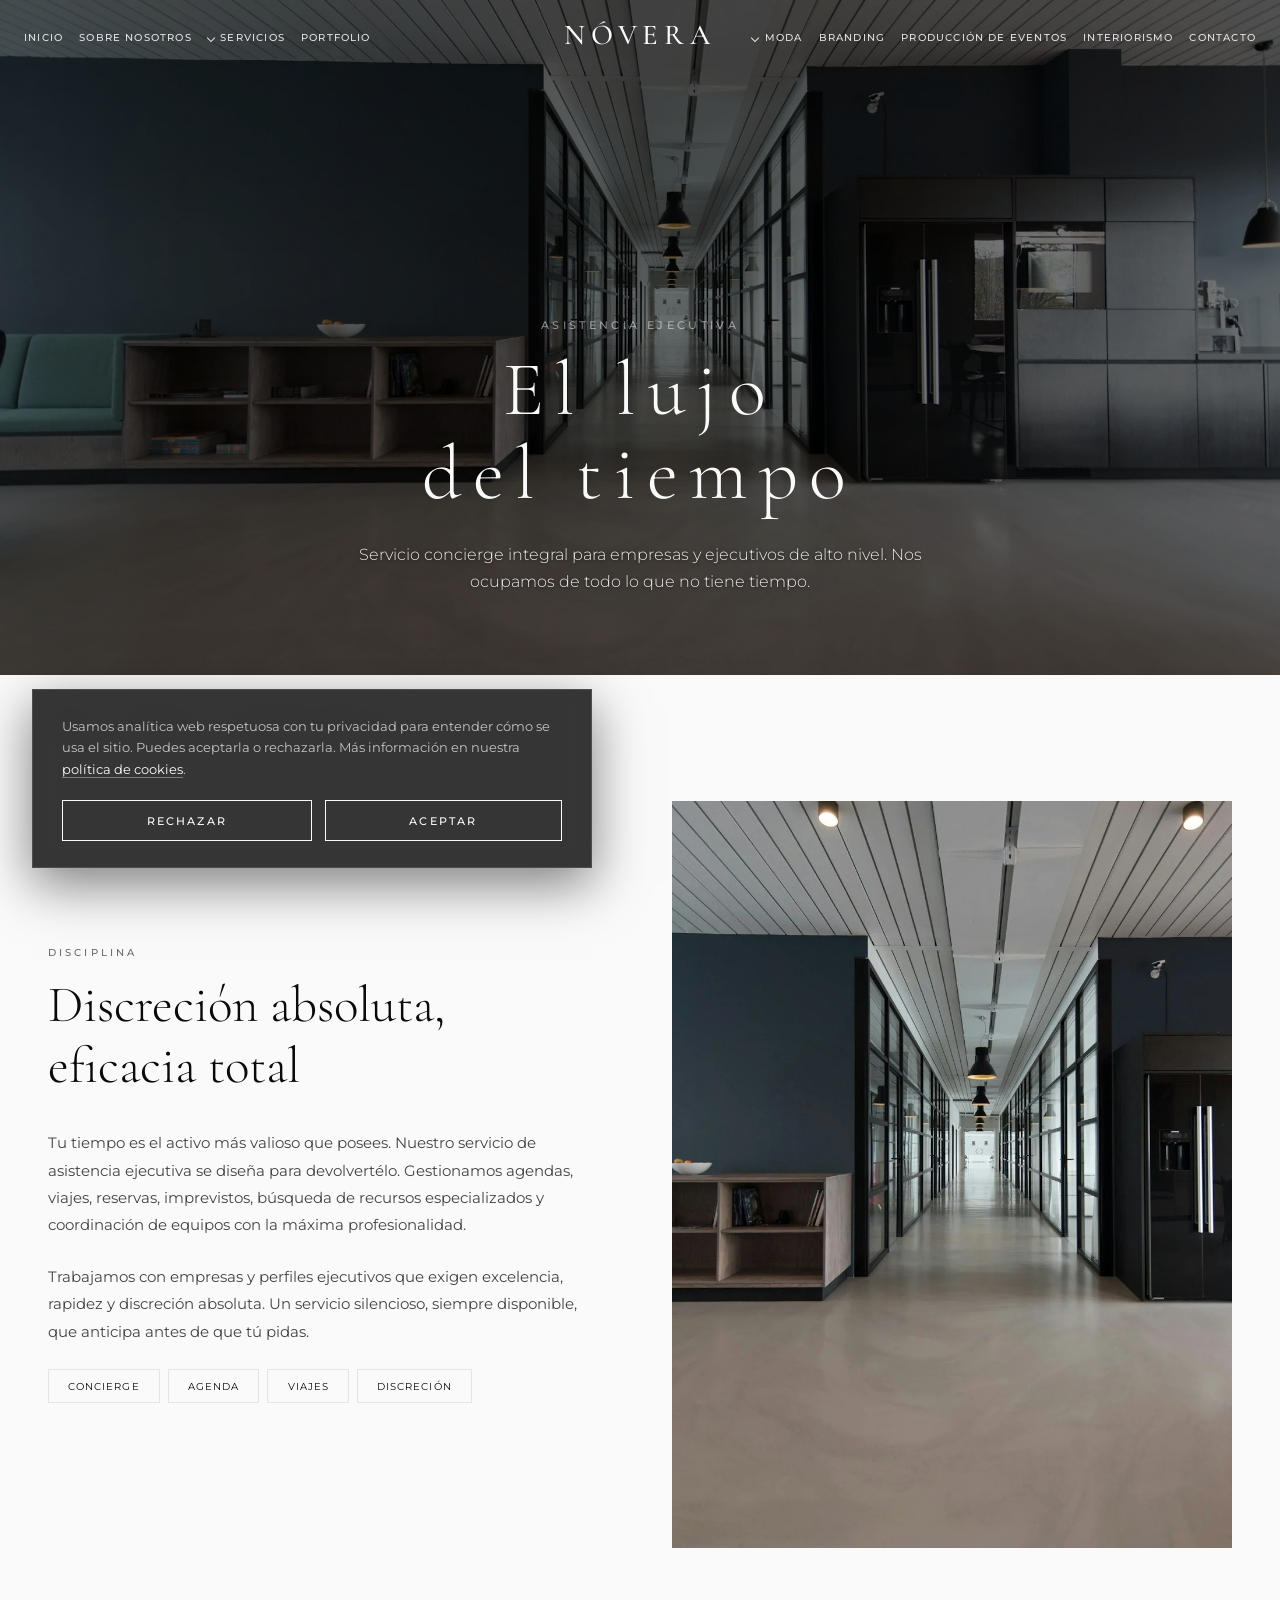
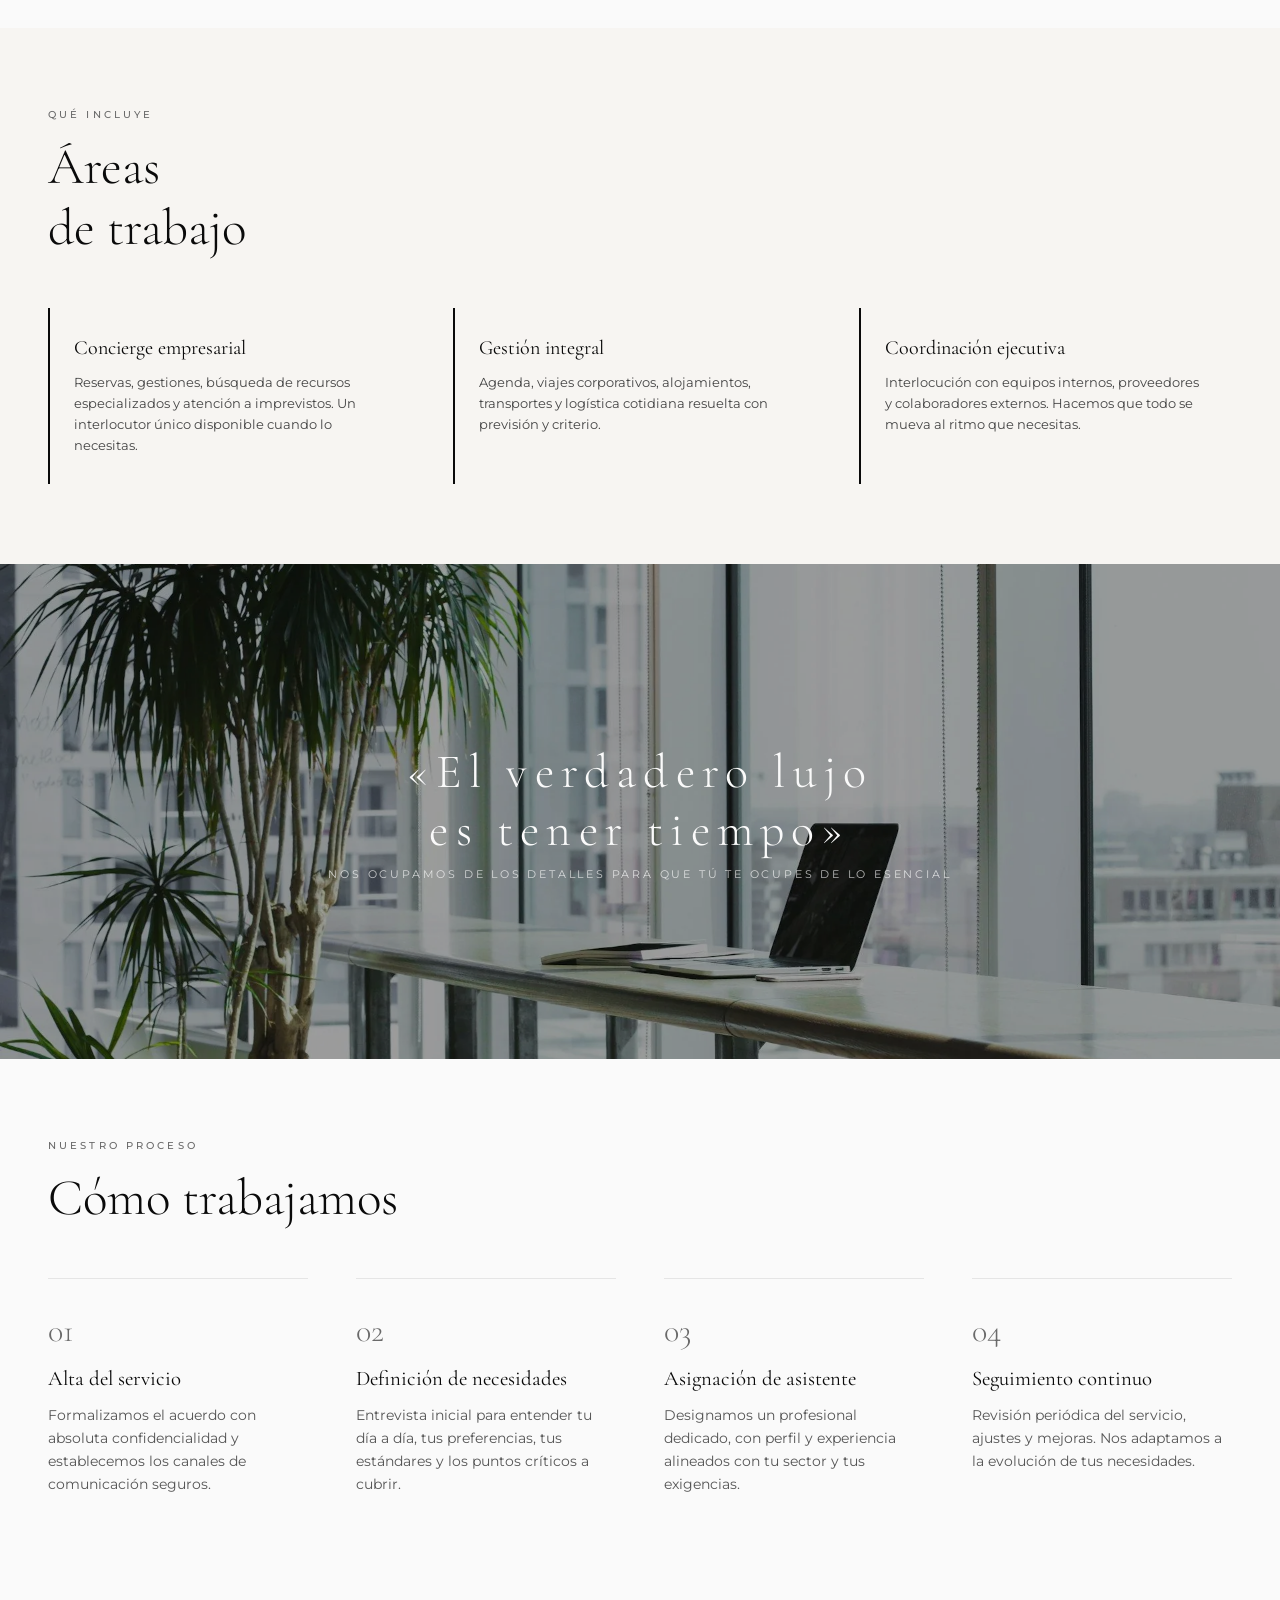
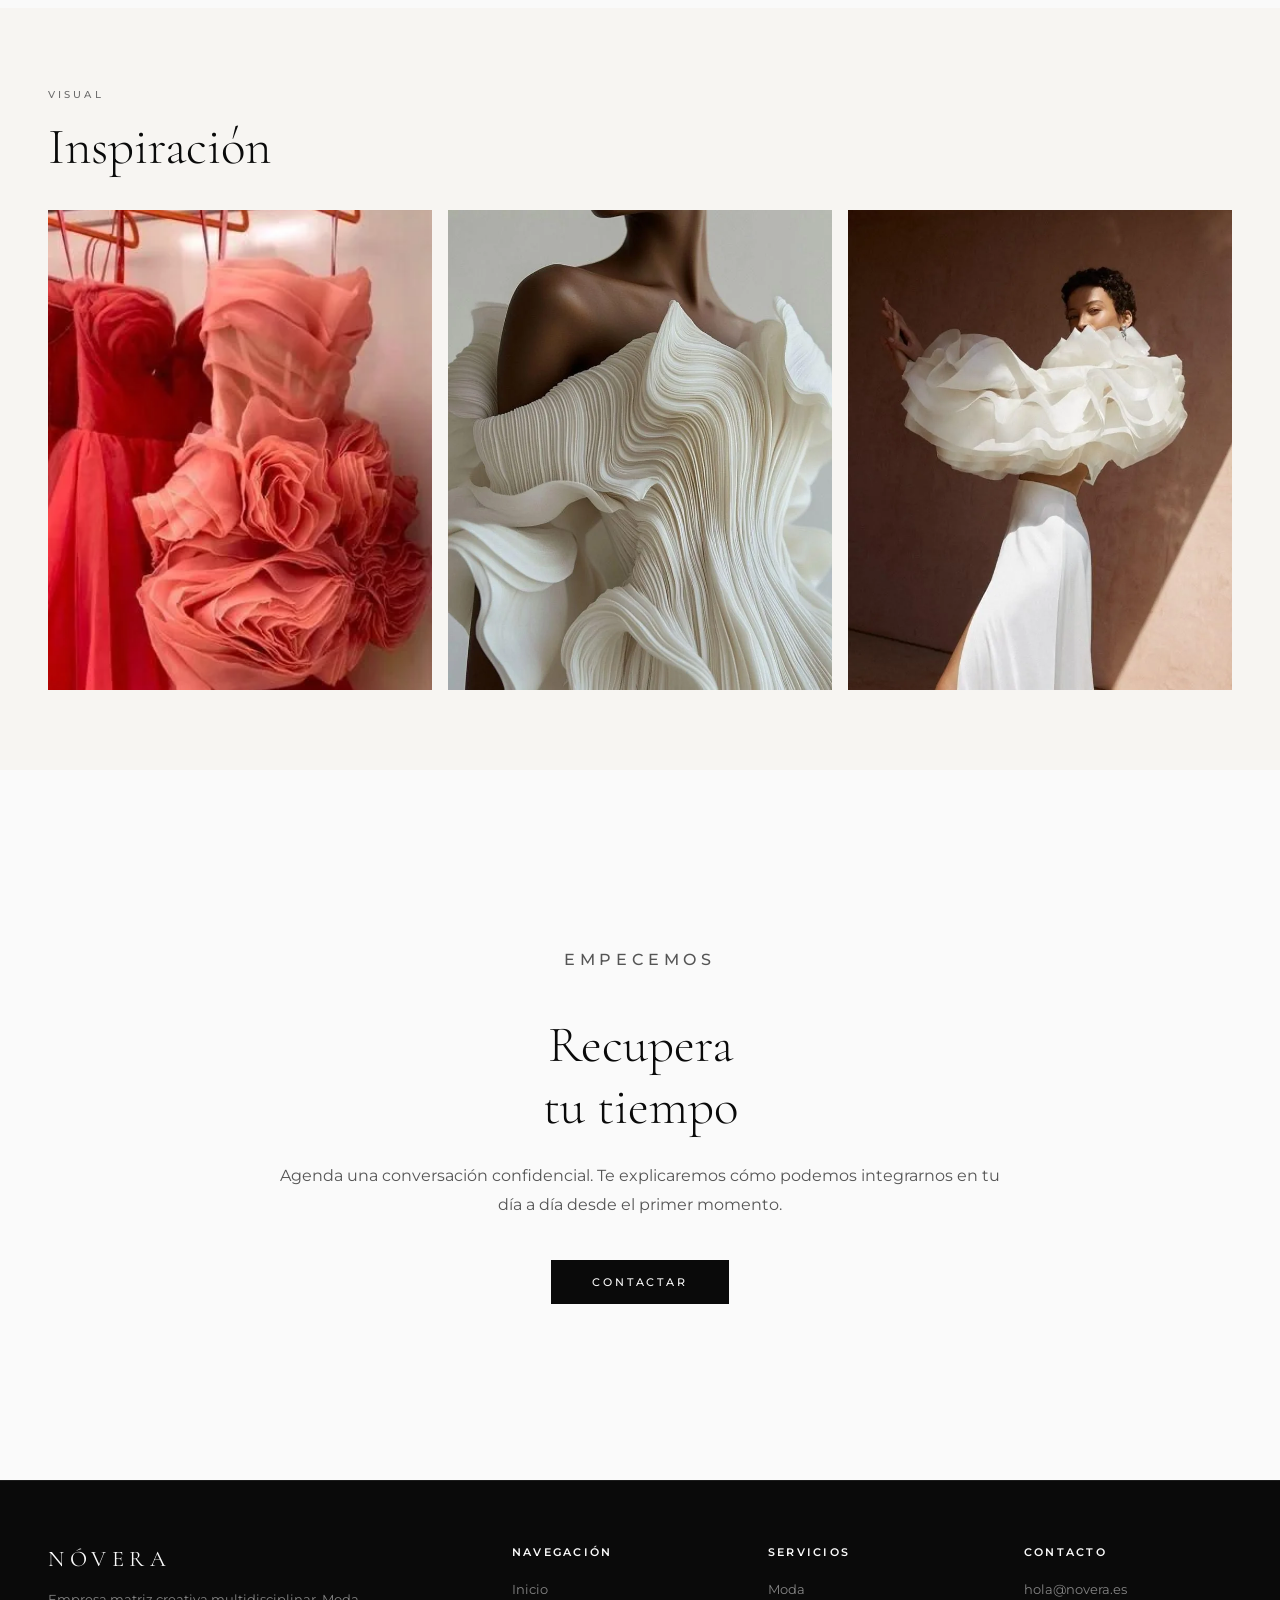
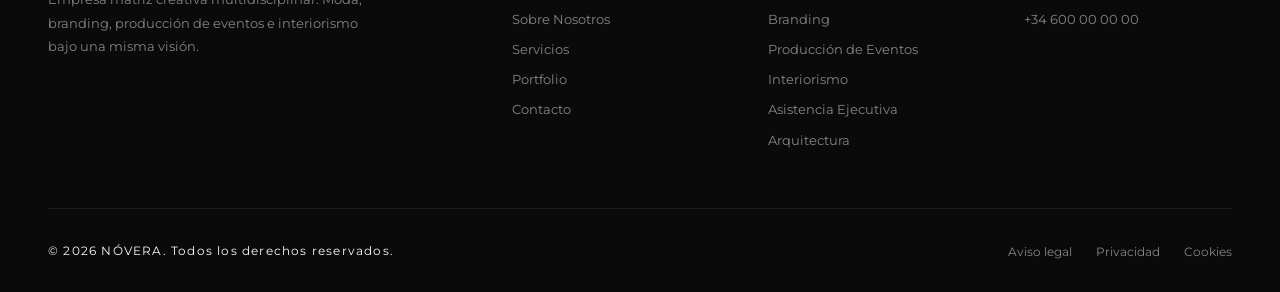
<file: asistencia-ejecutiva.html>
<!DOCTYPE html>
<html lang="es">
<head>
  <!-- Metadatos: codificación, viewport, SEO y tarjetas para redes sociales (Open Graph / Twitter) -->
  <!-- Metadata: encoding, viewport, SEO and social cards (Open Graph / Twitter) -->
  <meta charset="UTF-8">
  <meta name="viewport" content="width=device-width, initial-scale=1.0">
  <meta name="description" content="Asistencia Ejecutiva NÓVERA — Servicio concierge integral para empresas y ejecutivos. Agenda, viajes, coordinación y discreción absoluta.">
  <meta property="og:type" content="website">
  <meta property="og:site_name" content="NÓVERA">
  <meta property="og:locale" content="es_ES">
  <meta property="og:title" content="Asistencia Ejecutiva — NÓVERA">
  <meta property="og:description" content="Asistencia Ejecutiva NÓVERA — Servicio concierge integral para empresas y ejecutivos. Agenda, viajes, coordinación y discreción absoluta.">
  <meta property="og:url" content="https://ejemplo.danimefle.com/asistencia-ejecutiva.html">
  <meta property="og:image" content="https://ejemplo.danimefle.com/assets/img/og-novera.jpg">
  <meta property="og:image:width" content="1200">
  <meta property="og:image:height" content="630">
  <meta property="og:image:alt" content="NÓVERA — estudio creativo multidisciplinar">
  <meta name="twitter:card" content="summary_large_image">
  <meta name="twitter:title" content="Asistencia Ejecutiva — NÓVERA">
  <meta name="twitter:description" content="Asistencia Ejecutiva NÓVERA — Servicio concierge integral para empresas y ejecutivos. Agenda, viajes, coordinación y discreción absoluta.">
  <meta name="twitter:image" content="https://ejemplo.danimefle.com/assets/img/og-novera.jpg">
  <link rel="canonical" href="https://ejemplo.danimefle.com/asistencia-ejecutiva.html">
  <!-- Datos estructurados JSON-LD (Schema.org, tipo Organization) para buscadores -->
  <!-- JSON-LD structured data (Schema.org, type Organization) for search engines -->
  <script type="application/ld+json">
  {
    "@context": "https://schema.org",
    "@type": "Organization",
    "name": "NÓVERA",
    "url": "https://ejemplo.danimefle.com",
    "logo": "https://ejemplo.danimefle.com/assets/favicon.svg",
    "description": "Empresa matriz creativa multidisciplinar. Moda, Branding, Producción de Eventos, Interiorismo, Asistencia Ejecutiva y Arquitectura.",
    "email": "hola@novera.es",
    "address": {
      "@type": "PostalAddress",
      "addressLocality": "Madrid",
      "addressCountry": "ES"
    }
  }
  </script>
  <!-- Título de la pestaña, iconos y hoja de estilos -->
  <!-- Tab title, icons and stylesheet -->
  <title>Asistencia Ejecutiva — NÓVERA</title>
  <link rel="icon" type="image/svg+xml" href="assets/favicon.svg">
  <!-- Precarga de las fuentes principales (Montserrat y Cormorant Garamond, subconjunto latino) para que el texto salga con ellas desde el primer pintado -->
  <!-- Preload the main fonts (Montserrat and Cormorant Garamond, Latin subset) so text renders with them from the first paint -->
  <link rel="preload" href="assets/fonts/JTUSjIg1_i6t8kCHKm459Wlhyw.woff2" as="font" type="font/woff2" crossorigin>
  <link rel="preload" href="assets/fonts/co3bmX5slCNuHLi8bLeY9MK7whWMhyjYqXtK.woff2" as="font" type="font/woff2" crossorigin>
  <link rel="stylesheet" href="assets/style.css">
  <!-- SEO: autor de la marca y color de tema para navegadores móviles -->
  <!-- SEO: brand author and theme color for mobile browsers -->
  <meta name="author" content="NÓVERA">
  <meta name="theme-color" content="#0a0a0a">
  <meta name="robots" content="index, follow">
  <link rel="apple-touch-icon" href="assets/apple-touch-icon.png">
  <link rel="icon" type="image/png" sizes="32x32" href="assets/favicon-32.png">
  <link rel="manifest" href="site.webmanifest">
</head>
<body>

  <!-- Accesibilidad: enlace para saltar directo al contenido principal (oculto hasta recibir foco) -->
  <!-- Accessibility: link to jump straight to the main content (hidden until focused) -->
  <a href="#main" class="skip-link">Saltar al contenido</a>

  <!-- Loader decorativo: oculto a lectores de pantalla -->
  <!-- Decorative loader: hidden from screen readers -->
  <div id="loader" aria-hidden="true"><span>NÓVERA</span></div>

  <!-- Cabecera: navegación principal (enlaces a la izquierda, logo al centro, enlaces a la derecha); el botón hamburguesa abre el menú móvil -->
  <!-- Header: main navigation (links on the left, logo in the center, links on the right); the hamburger button opens the mobile menu -->
  <header>
            <nav id="mainNav" data-transparent="true" aria-label="Navegación principal">
    <ul class="nav-links nav-links-left">
      <li><a href="index.html">Inicio</a></li>
      <li><a href="sobre-nosotros.html">Sobre Nosotros</a></li>
      <li class="has-dropdown">
        <a href="servicios.html" class="dropdown-toggle">Servicios</a>
        <ul class="dropdown">
          <li><a href="servicios.html">Ver todos</a></li>
          <li><a href="moda.html">Moda</a></li>
          <li><a href="branding.html">Branding</a></li>
          <li><a href="event-producer.html">Producci&oacute;n de Eventos</a></li>
          <li><a href="interiorismo.html">Interiorismo</a></li>
          <li><a href="asistencia-ejecutiva.html">Asistencia Ejecutiva</a></li>
          <li><a href="arquitectura.html">Arquitectura</a></li>
        </ul>
      </li>
      <li><a href="portfolio.html">Portfolio</a></li>
    </ul>
    <a href="index.html" class="logo">NÓVERA</a>
    <ul class="nav-links nav-links-right">
      <li class="has-dropdown">
        <a href="moda.html" class="dropdown-toggle">Moda</a>
        <ul class="dropdown">
          <li><a href="moda.html#marcas-propias">Marcas propias</a></li>
          <li><a href="moda.html#colaboraciones">Colaboraciones</a></li>
          <li><a href="moda.html#talento">Talento</a></li>
          <li><a href="moda.html#identidad">Identidad de marcas</a></li>
        </ul>
      </li>
      <li><a href="branding.html">Branding</a></li>
      <li><a href="event-producer.html">Producci&oacute;n de Eventos</a></li>
      <li><a href="interiorismo.html">Interiorismo</a></li>
      <li><a href="contacto.html">Contacto</a></li>
    </ul>
    <button class="hamburger" id="hamburger" type="button" aria-label="Abrir menú" aria-expanded="false" aria-controls="mobileMenu"><span></span><span></span><span></span></button>
  </nav>
  </header>

        <!-- Menú móvil a pantalla completa (script.js añade el botón de cierre y gestiona el foco) -->
        <!-- Full-screen mobile menu (script.js adds the close button and manages focus) -->
        <div class="mobile-menu" id="mobileMenu" role="navigation" aria-label="Menú móvil">
    <a href="index.html">Inicio</a>
    <a href="sobre-nosotros.html">Sobre Nosotros</a>
    <a href="servicios.html">Servicios</a>
    <a href="portfolio.html">Portfolio</a>
    <a href="moda.html">Moda</a>
    <a href="branding.html">Branding</a>
    <a href="event-producer.html">Producci&oacute;n de Eventos</a>
    <a href="interiorismo.html">Interiorismo</a>
    <a href="asistencia-ejecutiva.html">Asistencia Ejecutiva</a>
    <a href="arquitectura.html">Arquitectura</a>
    <a href="contacto.html">Contacto</a>
  </div>

  <!-- Landmark principal: contenido de la página (nav, menú móvil y footer quedan fuera) -->
  <!-- Main landmark: page content (nav, mobile menu and footer stay outside) -->
  <main id="main">

  <!-- Cabecera de la página con imagen de fondo -->
  <!-- Page header with a background image -->
  <section class="page-hero">
    <div class="hero-bg" role="img" aria-label="Vista de oficina ejecutiva al atardecer" style="background-image:url('assets/img/ext/photo-1497366216548-37526070297c.webp')"></div>
    <div class="page-hero-content">
      <p class="kicker">Asistencia Ejecutiva</p>
      <h1>El lujo<br>del tiempo</h1>
      <p class="subtitle">Servicio concierge integral para empresas y ejecutivos de alto nivel. Nos ocupamos de todo lo que no tiene tiempo.</p>
    </div>
  </section>

  <!-- Ruta de navegación (breadcrumb) -->
  <!-- Breadcrumb trail -->
  <nav class="breadcrumb" aria-label="Ruta de navegación"><a href="index.html">Inicio</a> <span>/</span> <a href="servicios.html">Servicios</a> <span>/</span> Asistencia Ejecutiva</nav>

  <!-- Presentación de la disciplina: texto e imagen en dos columnas -->
  <!-- Discipline intro: text and image in two columns -->
  <section>
    <div class="two-col">
      <div>
        <p class="section-label reveal">Disciplina</p>
        <h2 class="section-title reveal">Discreci&oacute;n absoluta,<br>eficacia total</h2>
        <p class="section-text reveal">Tu tiempo es el activo m&aacute;s valioso que posees. Nuestro servicio de asistencia ejecutiva se dise&ntilde;a para devolvert&eacute;lo. Gestionamos agendas, viajes, reservas, imprevistos, b&uacute;squeda de recursos especializados y coordinaci&oacute;n de equipos con la m&aacute;xima profesionalidad.</p>
        <p class="section-text reveal">Trabajamos con empresas y perfiles ejecutivos que exigen excelencia, rapidez y discreci&oacute;n absoluta. Un servicio silencioso, siempre disponible, que anticipa antes de que t&uacute; pidas.</p>
        <div class="tag-list reveal">
          <span class="tag">Concierge</span>
          <span class="tag">Agenda</span>
          <span class="tag">Viajes</span>
          <span class="tag">Discreci&oacute;n</span>
        </div>
      </div>
      <div class="two-col-image reveal" role="img" aria-label="Entorno de trabajo ejecutivo con luz natural" style="background-image:url('assets/img/ext/photo-1497366216548-37526070297c.webp')"></div>
    </div>
  </section>

  <!-- Qué incluye: áreas de trabajo del servicio -->
  <!-- What's included: the service's work areas -->
  <section class="bg-light">
    <div class="container">
      <p class="section-label reveal">Qu&eacute; incluye</p>
      <h2 class="section-title reveal">&Aacute;reas<br>de trabajo</h2>
    </div>
    <div class="features reveal">
      <div class="feature">
        <h3>Concierge empresarial</h3>
        <p>Reservas, gestiones, b&uacute;squeda de recursos especializados y atenci&oacute;n a imprevistos. Un interlocutor &uacute;nico disponible cuando lo necesitas.</p>
      </div>
      <div class="feature">
        <h3>Gesti&oacute;n integral</h3>
        <p>Agenda, viajes corporativos, alojamientos, transportes y log&iacute;stica cotidiana resuelta con previsi&oacute;n y criterio.</p>
      </div>
      <div class="feature">
        <h3>Coordinaci&oacute;n ejecutiva</h3>
        <p>Interlocuci&oacute;n con equipos internos, proveedores y colaboradores externos. Hacemos que todo se mueva al ritmo que necesitas.</p>
      </div>
    </div>
  </section>

  <!-- Franja de imagen a ancho completo con cita -->
  <!-- Full-width image strip with a quote -->
  <div class="image-break" style="background-image:url('assets/img/ext/photo-1497215728101-856f4ea42174.webp')">
    <div class="image-break-text">
      <h3>&laquo;El verdadero lujo<br>es tener tiempo&raquo;</h3>
      <p>Nos ocupamos de los detalles para que t&uacute; te ocupes de lo esencial</p>
    </div>
  </div>

  <!-- Proceso de trabajo paso a paso -->
  <!-- Step-by-step work process -->
  <section>
    <div class="container">
      <p class="section-label reveal">Nuestro proceso</p>
      <h2 class="section-title reveal">C&oacute;mo trabajamos</h2>
    </div>
    <div class="process-grid reveal">
      <div class="process-step">
        <div class="step-num">01</div>
        <h3>Alta del servicio</h3>
        <p>Formalizamos el acuerdo con absoluta confidencialidad y establecemos los canales de comunicaci&oacute;n seguros.</p>
      </div>
      <div class="process-step">
        <div class="step-num">02</div>
        <h3>Definici&oacute;n de necesidades</h3>
        <p>Entrevista inicial para entender tu d&iacute;a a d&iacute;a, tus preferencias, tus est&aacute;ndares y los puntos cr&iacute;ticos a cubrir.</p>
      </div>
      <div class="process-step">
        <div class="step-num">03</div>
        <h3>Asignaci&oacute;n de asistente</h3>
        <p>Designamos un profesional dedicado, con perfil y experiencia alineados con tu sector y tus exigencias.</p>
      </div>
      <div class="process-step">
        <div class="step-num">04</div>
        <h3>Seguimiento continuo</h3>
        <p>Revisi&oacute;n peri&oacute;dica del servicio, ajustes y mejoras. Nos adaptamos a la evoluci&oacute;n de tus necesidades.</p>
      </div>
    </div>
  </section>

  <!-- Galería de imágenes de inspiración -->
  <!-- Inspiration image gallery -->
  <section class="bg-light">
    <div class="container">
      <p class="section-label reveal">Visual</p>
      <h2 class="section-title reveal">Inspiraci&oacute;n</h2>
    </div>
    <div class="gallery reveal">
      <div class="gallery-item" role="img" aria-label="Imagen de inspiración de branding" style="background-image:url('assets/img/branding/branding-04.webp')"></div>
      <div class="gallery-item" role="img" aria-label="Vestido blanco de moda con ondas" style="background-image:url('assets/img/moda/moda-40-vestido-ondas-blanco.webp')"></div>
      <div class="gallery-item" role="img" aria-label="Imagen de inspiración complementaria" style="background-image:url('assets/img/extra/extra-11.webp')"></div>
    </div>
  </section>

  <!-- Llamada a la acción: invitación a contactar -->
  <!-- Call to action: invitation to get in touch -->
  <section>
    <div class="cta-block">
      <p class="section-label">Empecemos</p>
      <h2 class="section-title">Recupera<br>tu tiempo</h2>
      <p>Agenda una conversaci&oacute;n confidencial. Te explicaremos c&oacute;mo podemos integrarnos en tu d&iacute;a a d&iacute;a desde el primer momento.</p>
      <a href="contacto.html" class="btn btn-dark">Contactar</a>
    </div>
  </section>

  </main>
  <!-- Fin del contenido principal -->
  <!-- End of main content -->

  <!-- Pie: marca, enlaces de navegación y servicios, contacto y enlaces legales -->
  <!-- Footer: brand, navigation and service links, contact details and legal links -->
  <footer>
    <div class="footer-top">
      <div class="footer-brand">
        <span class="footer-logo">NÓVERA</span>
        <p>Empresa matriz creativa multidisciplinar. Moda, branding, producci&oacute;n de eventos e interiorismo bajo una misma visi&oacute;n.</p>
      </div>
      <div class="footer-col"><h2>Navegaci&oacute;n</h2><ul><li><a href="index.html">Inicio</a></li><li><a href="sobre-nosotros.html">Sobre Nosotros</a></li><li><a href="servicios.html">Servicios</a></li><li><a href="portfolio.html">Portfolio</a></li><li><a href="contacto.html">Contacto</a></li></ul></div>
      <div class="footer-col"><h2>Servicios</h2><ul><li><a href="moda.html">Moda</a></li><li><a href="branding.html">Branding</a></li><li><a href="event-producer.html">Producci&oacute;n de Eventos</a></li><li><a href="interiorismo.html">Interiorismo</a></li><li><a href="asistencia-ejecutiva.html">Asistencia Ejecutiva</a></li><li><a href="arquitectura.html">Arquitectura</a></li></ul></div>
      <div class="footer-col"><h2>Contacto</h2><ul><li><a href="mailto:hola@novera.es">hola@novera.es</a></li><li><a href="tel:+34600000000">+34 600 00 00 00</a></li></ul></div>
    </div>
    <div class="footer-bottom">
      <p>&copy; 2026 NÓVERA. Todos los derechos reservados.</p>
      <ul class="footer-links"><li><a href="aviso-legal.html">Aviso legal</a></li><li><a href="politica-privacidad.html">Privacidad</a></li><li><a href="politica-cookies.html">Cookies</a></li></ul>
    </div>
  </footer>

  <!-- Banner de consentimiento de cookies/analítica (conforme a la guía de la AEPD); script.js lo muestra y guarda la decisión -->
  <!-- Cookie/analytics consent banner (per the AEPD guidelines); script.js shows it and stores the choice -->
  <div id="cookieBanner" class="cookie-banner" role="dialog" aria-live="polite" aria-label="Aviso de cookies" hidden>
    <div class="cookie-banner-inner">
      <p class="cookie-text">Usamos analítica web respetuosa con tu privacidad para entender cómo se usa el sitio. Puedes aceptarla o rechazarla. Más información en nuestra <a href="politica-cookies.html">política de cookies</a>.</p>
      <div class="cookie-actions">
        <button type="button" class="btn-cookie btn-cookie-reject" data-cookie-action="rejected">Rechazar</button>
        <button type="button" class="btn-cookie btn-cookie-accept" data-cookie-action="accepted">Aceptar</button>
      </div>
    </div>
  </div>
  <!-- Script principal: loader, menú, slider, lightbox, cookies y formularios de demo -->
  <!-- Main script: loader, menu, slider, lightbox, cookies and demo forms -->
  <script src="assets/script.js"></script>
</body>
</html>
</file>
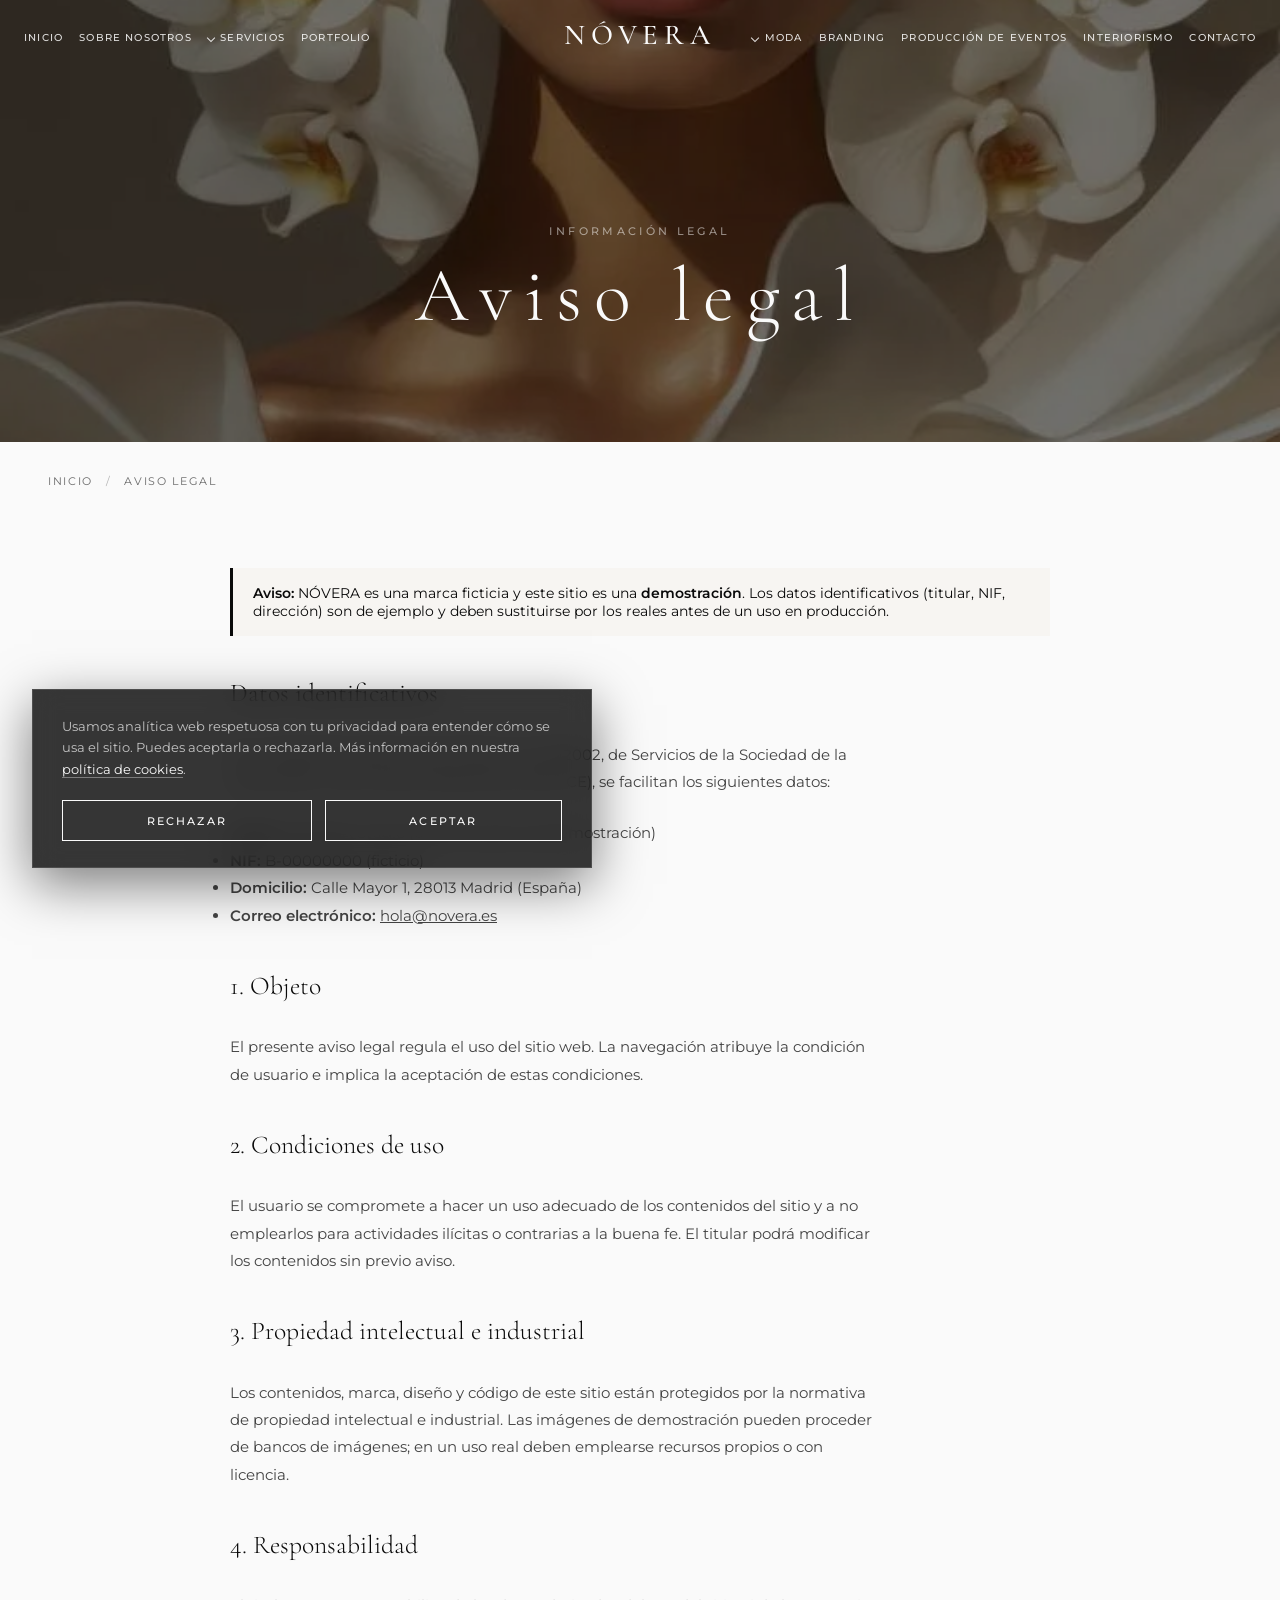
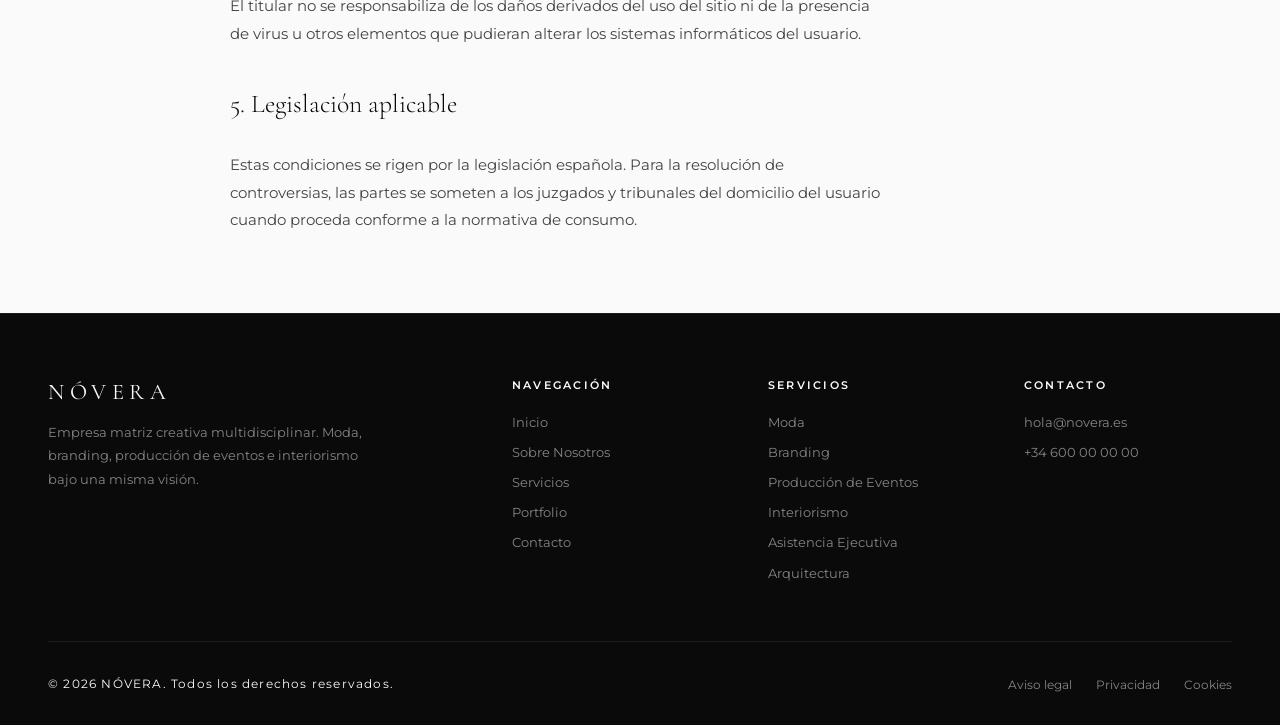
<file: aviso-legal.html>
<!DOCTYPE html>
<html lang="es">
<head>
  <!-- Metadatos: codificación, viewport, SEO y tarjetas para redes sociales (Open Graph / Twitter) -->
  <!-- Metadata: encoding, viewport, SEO and social cards (Open Graph / Twitter) -->
  <meta charset="UTF-8">
  <meta name="viewport" content="width=device-width, initial-scale=1.0">
  <meta name="description" content="Aviso legal de NÓVERA — datos identificativos y condiciones de uso del sitio.">
  <meta name="robots" content="index, follow">
  <meta property="og:type" content="website">
  <meta property="og:site_name" content="NÓVERA">
  <meta property="og:locale" content="es_ES">
  <meta property="og:title" content="Aviso legal — NÓVERA">
  <meta property="og:description" content="Aviso legal de NÓVERA — datos identificativos y condiciones de uso del sitio.">
  <meta property="og:url" content="https://ejemplo.danimefle.com/aviso-legal.html">
  <meta property="og:image" content="https://ejemplo.danimefle.com/assets/img/og-novera.jpg">
  <meta property="og:image:width" content="1200">
  <meta property="og:image:height" content="630">
  <meta property="og:image:alt" content="NÓVERA — estudio creativo multidisciplinar">
  <meta name="twitter:card" content="summary_large_image">
  <meta name="twitter:title" content="Aviso legal — NÓVERA">
  <meta name="twitter:description" content="Aviso legal de NÓVERA — datos identificativos y condiciones de uso del sitio.">
  <meta name="twitter:image" content="https://ejemplo.danimefle.com/assets/img/og-novera.jpg">
  <link rel="canonical" href="https://ejemplo.danimefle.com/aviso-legal.html">
  <!-- Datos estructurados JSON-LD (Schema.org, tipo Organization) para buscadores -->
  <!-- JSON-LD structured data (Schema.org, type Organization) for search engines -->
  <script type="application/ld+json">
  {
    "@context": "https://schema.org",
    "@type": "Organization",
    "name": "NÓVERA",
    "url": "https://ejemplo.danimefle.com",
    "logo": "https://ejemplo.danimefle.com/assets/favicon.svg",
    "description": "Empresa matriz creativa multidisciplinar. Moda, Branding, Producción de Eventos, Interiorismo, Asistencia Ejecutiva y Arquitectura.",
    "email": "hola@novera.es",
    "address": {
      "@type": "PostalAddress",
      "addressLocality": "Madrid",
      "addressCountry": "ES"
    }
  }
  </script>
  <!-- Título de la pestaña, iconos y hoja de estilos -->
  <!-- Tab title, icons and stylesheet -->
  <title>Aviso legal — NÓVERA</title>
  <link rel="icon" type="image/svg+xml" href="assets/favicon.svg">
  <!-- Metadatos SEO adicionales: autor de la web y color de tema para navegadores móviles -->
  <!-- Additional SEO metadata: site author and theme color for mobile browsers -->
  <meta name="author" content="NÓVERA">
  <meta name="theme-color" content="#0a0a0a">
  <!-- Precarga de las fuentes principales (Montserrat y Cormorant Garamond, subconjunto latino) para que el texto salga con ellas desde el primer pintado -->
  <!-- Preload the main fonts (Montserrat and Cormorant Garamond, Latin subset) so text renders with them from the first paint -->
  <link rel="preload" href="assets/fonts/JTUSjIg1_i6t8kCHKm459Wlhyw.woff2" as="font" type="font/woff2" crossorigin>
  <link rel="preload" href="assets/fonts/co3bmX5slCNuHLi8bLeY9MK7whWMhyjYqXtK.woff2" as="font" type="font/woff2" crossorigin>
  <link rel="stylesheet" href="assets/style.css">
  <link rel="apple-touch-icon" href="assets/apple-touch-icon.png">
  <link rel="icon" type="image/png" sizes="32x32" href="assets/favicon-32.png">
  <link rel="manifest" href="site.webmanifest">
</head>
<body>

  <!-- Enlace de salto al contenido principal para usuarios de teclado y lectores de pantalla -->
  <!-- Skip link to the main content for keyboard and screen reader users -->
  <a href="#main" class="skip-link">Saltar al contenido</a>

  <!-- Loader decorativo: oculto a tecnologías de asistencia -->
  <!-- Decorative loader: hidden from assistive technologies -->
  <div id="loader" aria-hidden="true"><span>NÓVERA</span></div>

  <!-- Cabecera: navegación principal (enlaces a la izquierda, logo al centro, enlaces a la derecha); el botón hamburguesa abre el menú móvil -->
  <!-- Header: main navigation (links on the left, logo in the center, links on the right); the hamburger button opens the mobile menu -->
  <header>
            <nav id="mainNav" data-transparent="true" aria-label="Navegación principal">
    <ul class="nav-links nav-links-left">
      <li><a href="index.html">Inicio</a></li>
      <li><a href="sobre-nosotros.html">Sobre Nosotros</a></li>
      <li class="has-dropdown">
        <a href="servicios.html" class="dropdown-toggle">Servicios</a>
        <ul class="dropdown">
          <li><a href="servicios.html">Ver todos</a></li>
          <li><a href="moda.html">Moda</a></li>
          <li><a href="branding.html">Branding</a></li>
          <li><a href="event-producer.html">Producci&oacute;n de Eventos</a></li>
          <li><a href="interiorismo.html">Interiorismo</a></li>
          <li><a href="asistencia-ejecutiva.html">Asistencia Ejecutiva</a></li>
          <li><a href="arquitectura.html">Arquitectura</a></li>
        </ul>
      </li>
      <li><a href="portfolio.html">Portfolio</a></li>
    </ul>
    <a href="index.html" class="logo">NÓVERA</a>
    <ul class="nav-links nav-links-right">
      <li class="has-dropdown">
        <a href="moda.html" class="dropdown-toggle">Moda</a>
        <ul class="dropdown">
          <li><a href="moda.html#marcas-propias">Marcas propias</a></li>
          <li><a href="moda.html#colaboraciones">Colaboraciones</a></li>
          <li><a href="moda.html#talento">Talento</a></li>
          <li><a href="moda.html#identidad">Identidad de marcas</a></li>
        </ul>
      </li>
      <li><a href="branding.html">Branding</a></li>
      <li><a href="event-producer.html">Producci&oacute;n de Eventos</a></li>
      <li><a href="interiorismo.html">Interiorismo</a></li>
      <li><a href="contacto.html">Contacto</a></li>
    </ul>
    <button class="hamburger" id="hamburger" type="button" aria-label="Abrir menú" aria-expanded="false" aria-controls="mobileMenu"><span></span><span></span><span></span></button>
  </nav>
  </header>

        <!-- Menú móvil a pantalla completa (script.js añade el botón de cierre y gestiona el foco) -->
        <!-- Full-screen mobile menu (script.js adds the close button and manages focus) -->
        <div class="mobile-menu" id="mobileMenu" role="navigation" aria-label="Menú móvil">
    <a href="index.html">Inicio</a>
    <a href="sobre-nosotros.html">Sobre Nosotros</a>
    <a href="servicios.html">Servicios</a>
    <a href="portfolio.html">Portfolio</a>
    <a href="moda.html">Moda</a>
    <a href="branding.html">Branding</a>
    <a href="event-producer.html">Producci&oacute;n de Eventos</a>
    <a href="interiorismo.html">Interiorismo</a>
    <a href="asistencia-ejecutiva.html">Asistencia Ejecutiva</a>
    <a href="arquitectura.html">Arquitectura</a>
    <a href="contacto.html">Contacto</a>
  </div>

  <!-- Contenido principal de la página (landmark main para accesibilidad) -->
  <!-- Main page content (main landmark for accessibility) -->
  <main id="main">

  <!-- Cabecera de la página legal -->
  <!-- Legal page header -->
  <section class="page-hero" style="min-height:48vh;">
    <div class="hero-bg" role="img" aria-label="Fondo abstracto NÓVERA" style="background-image:url('assets/img/extra/extra-16.webp')"></div>
    <div class="page-hero-content">
      <p class="kicker">Información legal</p>
      <h1>Aviso legal</h1>
    </div>
  </section>

  <!-- Ruta de navegación (breadcrumb) -->
  <!-- Breadcrumb trail -->
  <nav class="breadcrumb" aria-label="Ruta de navegación"><a href="index.html">Inicio</a> <span>/</span> Aviso legal</nav>

  <!-- Contenido legal (con aviso de que los datos son de demostración) -->
  <!-- Legal content (with a notice that the data is for demo purposes) -->
  <section>
    <div class="container" style="max-width:820px;">
      <p class="legal-aviso" style="background:var(--cream); padding:1rem 1.25rem; border-left:3px solid var(--black); margin-bottom:2.5rem; font-size:.9rem;">
        <strong>Aviso:</strong> NÓVERA es una marca ficticia y este sitio es una <strong>demostración</strong>. Los datos identificativos (titular, NIF, dirección) son de ejemplo y deben sustituirse por los reales antes de un uso en producción.
      </p>
            <h2 class="section-title" style="font-size:1.6rem; margin-top:2.6rem;">Datos identificativos</h2>
      <p class="section-text">En cumplimiento del artículo 10 de la Ley 34/2002, de Servicios de la Sociedad de la Información y de Comercio Electrónico (LSSI-CE), se facilitan los siguientes datos:</p>
      <ul class="section-text">
        <li><strong>Titular:</strong> NÓVERA Studio (denominación de demostración)</li>
        <li><strong>NIF:</strong> B-00000000 (ficticio)</li>
        <li><strong>Domicilio:</strong> Calle Mayor 1, 28013 Madrid (España)</li>
        <li><strong>Correo electrónico:</strong> <a href="mailto:hola@novera.es">hola@novera.es</a></li>
      </ul>
      <h2 class="section-title" style="font-size:1.6rem; margin-top:2.6rem;">1. Objeto</h2>
      <p class="section-text">El presente aviso legal regula el uso del sitio web. La navegación atribuye la condición de usuario e implica la aceptación de estas condiciones.</p>
      <h2 class="section-title" style="font-size:1.6rem; margin-top:2.6rem;">2. Condiciones de uso</h2>
      <p class="section-text">El usuario se compromete a hacer un uso adecuado de los contenidos del sitio y a no emplearlos para actividades ilícitas o contrarias a la buena fe. El titular podrá modificar los contenidos sin previo aviso.</p>
      <h2 class="section-title" style="font-size:1.6rem; margin-top:2.6rem;">3. Propiedad intelectual e industrial</h2>
      <p class="section-text">Los contenidos, marca, diseño y código de este sitio están protegidos por la normativa de propiedad intelectual e industrial. Las imágenes de demostración pueden proceder de bancos de imágenes; en un uso real deben emplearse recursos propios o con licencia.</p>
      <h2 class="section-title" style="font-size:1.6rem; margin-top:2.6rem;">4. Responsabilidad</h2>
      <p class="section-text">El titular no se responsabiliza de los daños derivados del uso del sitio ni de la presencia de virus u otros elementos que pudieran alterar los sistemas informáticos del usuario.</p>
      <h2 class="section-title" style="font-size:1.6rem; margin-top:2.6rem;">5. Legislación aplicable</h2>
      <p class="section-text">Estas condiciones se rigen por la legislación española. Para la resolución de controversias, las partes se someten a los juzgados y tribunales del domicilio del usuario cuando proceda conforme a la normativa de consumo.</p>

    </div>
  </section>

  </main>

  <!-- Fin del contenido principal -->
  <!-- End of main content -->

  <!-- Pie: marca, enlaces de navegación y servicios, contacto y enlaces legales -->
  <!-- Footer: brand, navigation and service links, contact details and legal links -->
  <footer>
    <div class="footer-top">
      <div class="footer-brand">
        <span class="footer-logo">NÓVERA</span>
        <p>Empresa matriz creativa multidisciplinar. Moda, branding, producci&oacute;n de eventos e interiorismo bajo una misma visi&oacute;n.</p>
      </div>
      <div class="footer-col"><h2>Navegaci&oacute;n</h2><ul><li><a href="index.html">Inicio</a></li><li><a href="sobre-nosotros.html">Sobre Nosotros</a></li><li><a href="servicios.html">Servicios</a></li><li><a href="portfolio.html">Portfolio</a></li><li><a href="contacto.html">Contacto</a></li></ul></div>
      <div class="footer-col"><h2>Servicios</h2><ul><li><a href="moda.html">Moda</a></li><li><a href="branding.html">Branding</a></li><li><a href="event-producer.html">Producci&oacute;n de Eventos</a></li><li><a href="interiorismo.html">Interiorismo</a></li><li><a href="asistencia-ejecutiva.html">Asistencia Ejecutiva</a></li><li><a href="arquitectura.html">Arquitectura</a></li></ul></div>
      <div class="footer-col"><h2>Contacto</h2><ul><li><a href="mailto:hola@novera.es">hola@novera.es</a></li><li><a href="tel:+34600000000">+34 600 00 00 00</a></li></ul></div>
    </div>
    <div class="footer-bottom">
      <p>&copy; 2026 NÓVERA. Todos los derechos reservados.</p>
      <ul class="footer-links"><li><a href="aviso-legal.html">Aviso legal</a></li><li><a href="politica-privacidad.html">Privacidad</a></li><li><a href="politica-cookies.html">Cookies</a></li></ul>
    </div>
  </footer>

  <!-- Banner de consentimiento de cookies/analítica (conforme a la guía de la AEPD); script.js lo muestra y guarda la decisión -->
  <!-- Cookie/analytics consent banner (per the AEPD guidelines); script.js shows it and stores the choice -->
  <div id="cookieBanner" class="cookie-banner" role="dialog" aria-live="polite" aria-label="Aviso de cookies" hidden>
    <div class="cookie-banner-inner">
      <p class="cookie-text">Usamos analítica web respetuosa con tu privacidad para entender cómo se usa el sitio. Puedes aceptarla o rechazarla. Más información en nuestra <a href="politica-cookies.html">política de cookies</a>.</p>
      <div class="cookie-actions">
        <button type="button" class="btn-cookie btn-cookie-reject" data-cookie-action="rejected">Rechazar</button>
        <button type="button" class="btn-cookie btn-cookie-accept" data-cookie-action="accepted">Aceptar</button>
      </div>
    </div>
  </div>
  <!-- Script principal: loader, menú, slider, lightbox, cookies y formularios de demo -->
  <!-- Main script: loader, menu, slider, lightbox, cookies and demo forms -->
  <script src="assets/script.js"></script>
</body>
</html>
</file>
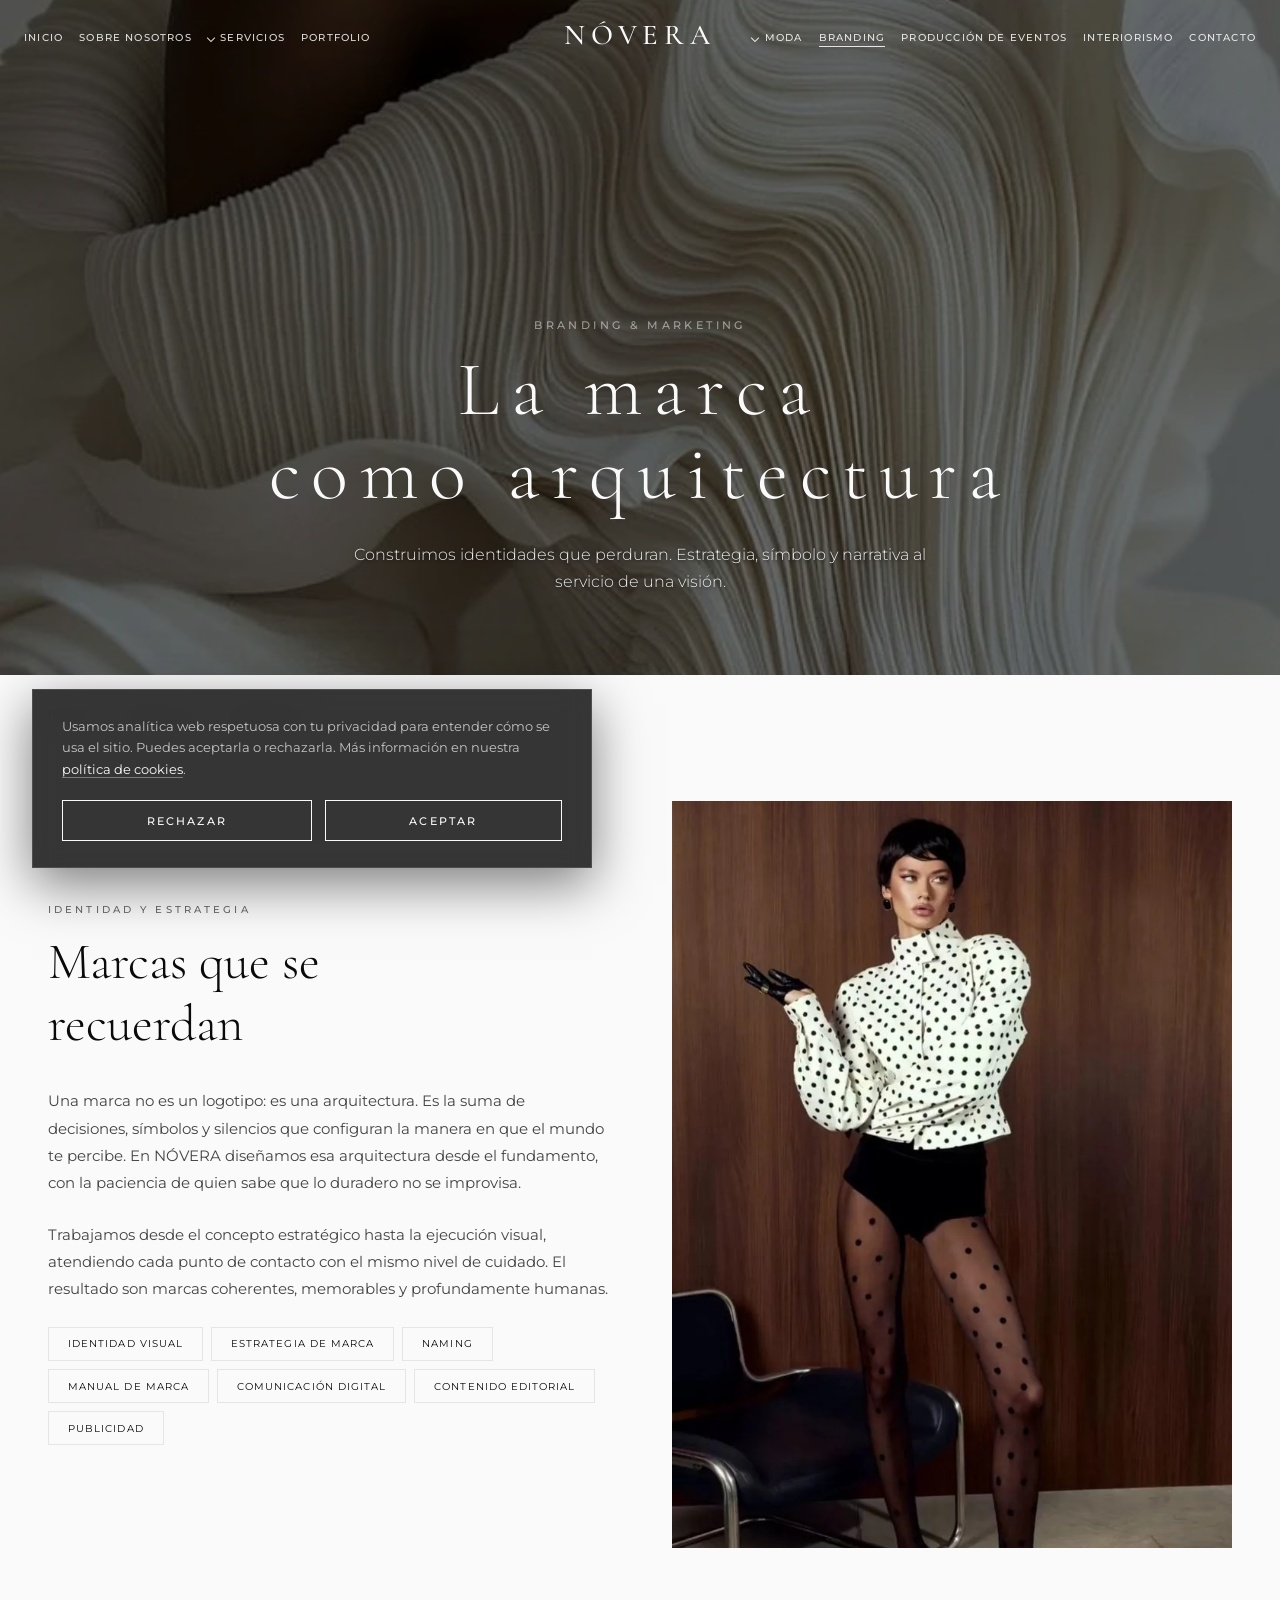
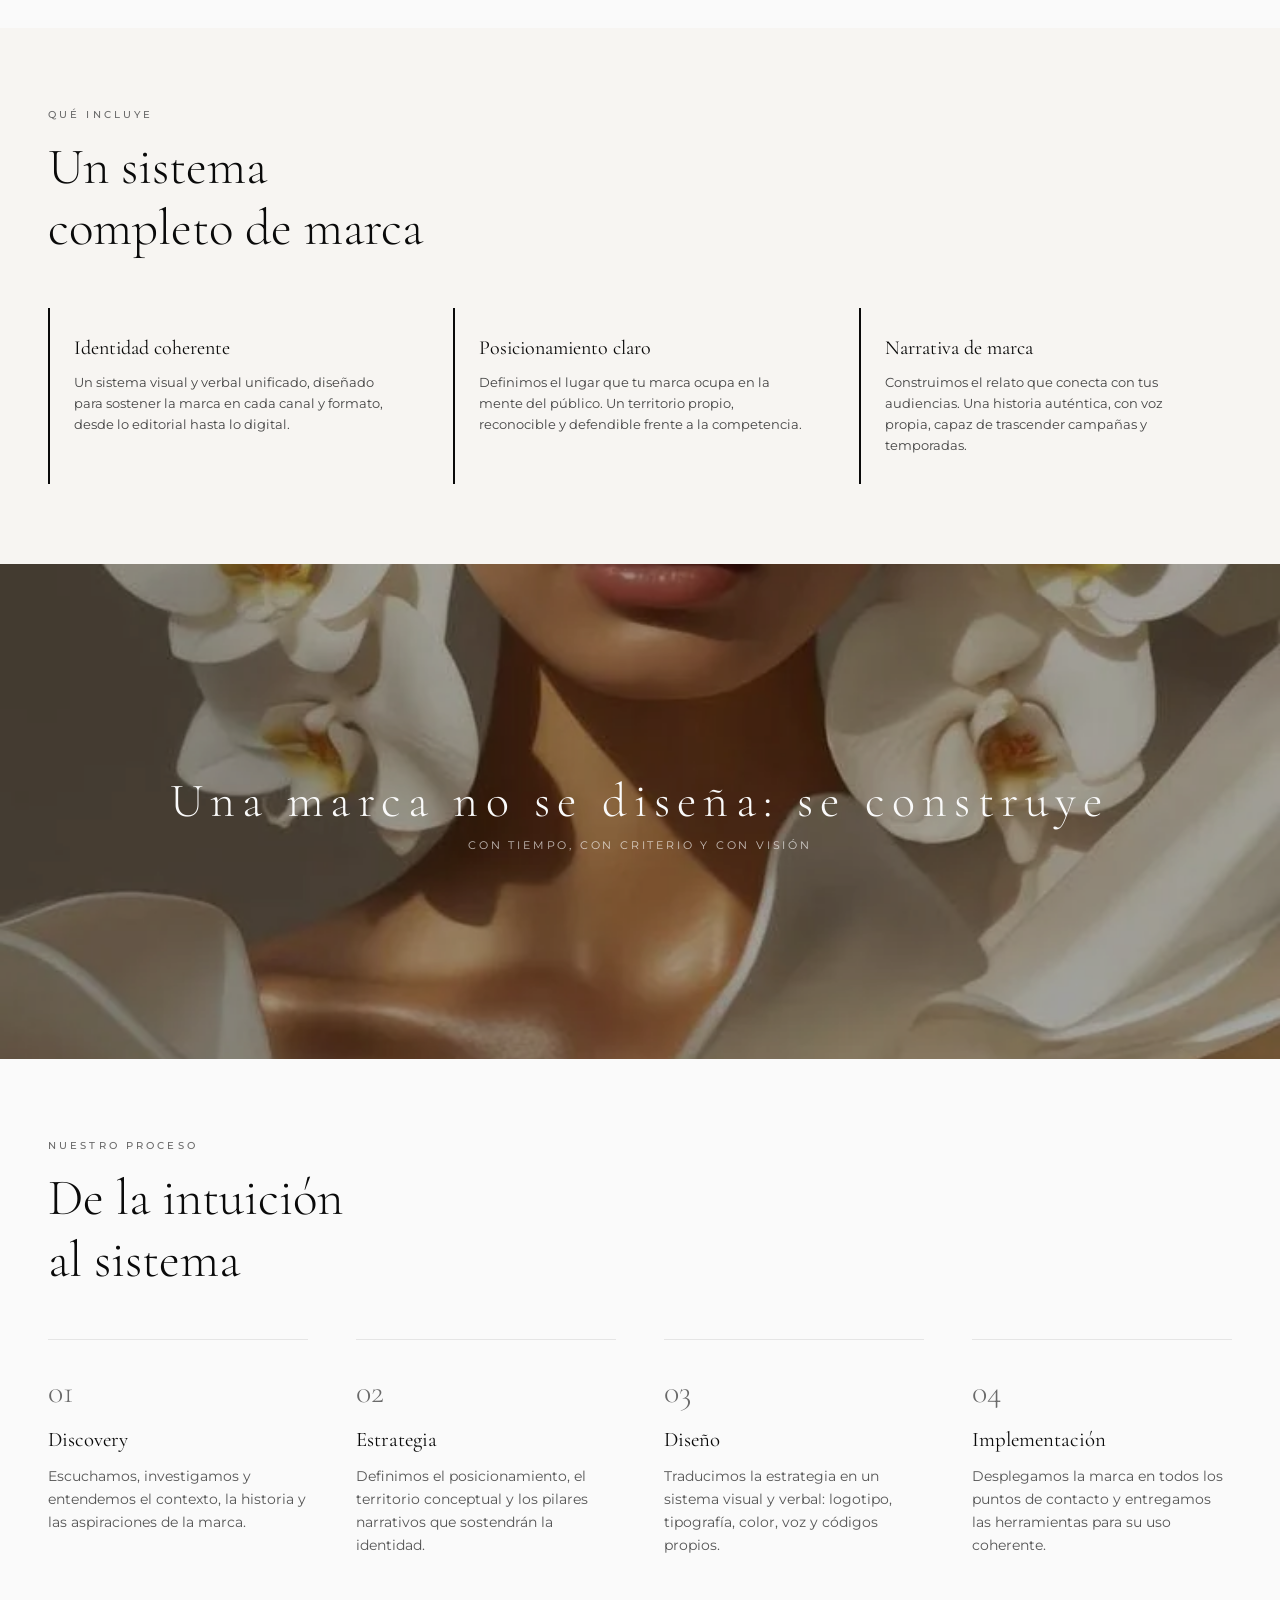
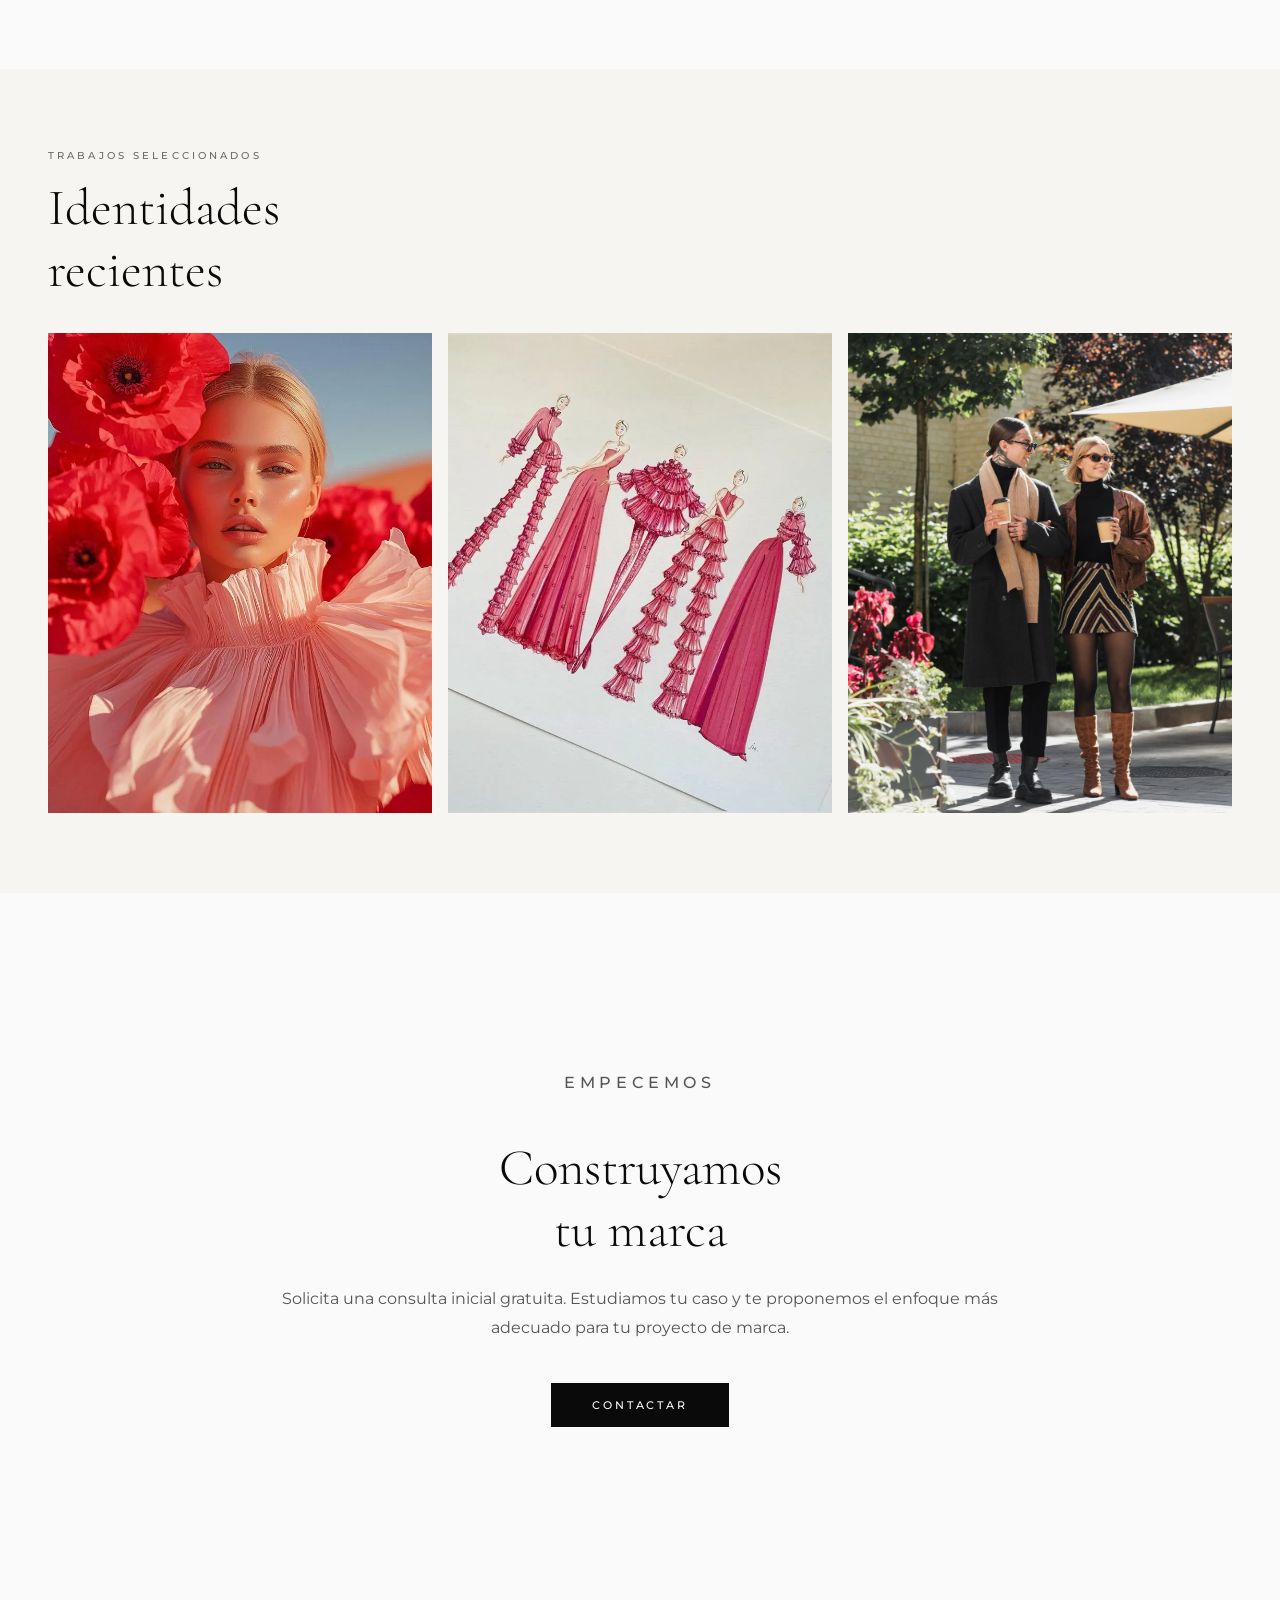
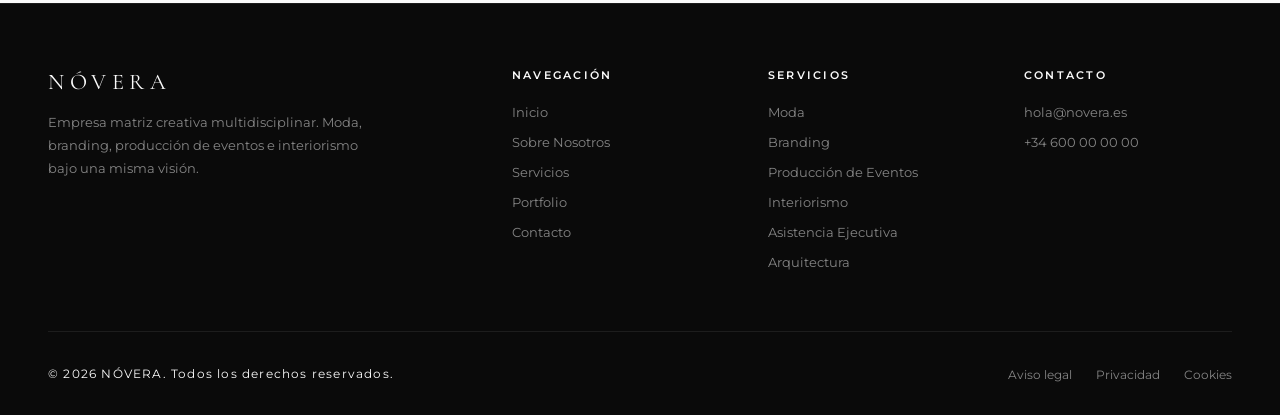
<file: branding.html>
<!DOCTYPE html>
<html lang="es">
<head>
  <!-- Metadatos: codificación, viewport, SEO y tarjetas para redes sociales (Open Graph / Twitter) -->
  <!-- Metadata: encoding, viewport, SEO and social cards (Open Graph / Twitter) -->
  <meta charset="UTF-8">
  <meta name="viewport" content="width=device-width, initial-scale=1.0">
  <meta name="description" content="Branding y Marketing NÓVERA — Construimos identidades de marca que perduran. Estrategia, identidad visual, naming y comunicaci&oacute;n digital.">
  <meta property="og:type" content="website">
  <meta property="og:site_name" content="NÓVERA">
  <meta property="og:locale" content="es_ES">
  <meta property="og:title" content="Branding &amp; Marketing — NÓVERA">
  <meta property="og:description" content="Branding y Marketing NÓVERA — Construimos identidades de marca que perduran. Estrategia, identidad visual, naming y comunicación digital.">
  <meta property="og:url" content="https://ejemplo.danimefle.com/branding.html">
  <meta property="og:image" content="https://ejemplo.danimefle.com/assets/img/og-novera.jpg">
  <meta property="og:image:width" content="1200">
  <meta property="og:image:height" content="630">
  <meta property="og:image:alt" content="NÓVERA — estudio creativo multidisciplinar">
  <meta name="twitter:card" content="summary_large_image">
  <meta name="twitter:title" content="Branding &amp; Marketing — NÓVERA">
  <meta name="twitter:description" content="Branding y Marketing NÓVERA — Construimos identidades de marca que perduran. Estrategia, identidad visual, naming y comunicación digital.">
  <meta name="twitter:image" content="https://ejemplo.danimefle.com/assets/img/og-novera.jpg">
  <link rel="canonical" href="https://ejemplo.danimefle.com/branding.html">
  <!-- Datos estructurados JSON-LD (Schema.org, tipo Organization) para buscadores -->
  <!-- JSON-LD structured data (Schema.org, type Organization) for search engines -->
  <script type="application/ld+json">
  {
    "@context": "https://schema.org",
    "@type": "Organization",
    "name": "NÓVERA",
    "url": "https://ejemplo.danimefle.com",
    "logo": "https://ejemplo.danimefle.com/assets/favicon.svg",
    "description": "Empresa matriz creativa multidisciplinar. Moda, Branding, Producción de Eventos, Interiorismo, Asistencia Ejecutiva y Arquitectura.",
    "email": "hola@novera.es",
    "address": {
      "@type": "PostalAddress",
      "addressLocality": "Madrid",
      "addressCountry": "ES"
    }
  }
  </script>
  <!-- Título de la pestaña, iconos y hoja de estilos -->
  <!-- Tab title, icons and stylesheet -->
  <title>Branding &amp; Marketing — NÓVERA</title>
  <link rel="icon" type="image/svg+xml" href="assets/favicon.svg">
  <!-- Metadatos SEO adicionales: autor de la web y color de tema para navegadores móviles -->
  <!-- Additional SEO metadata: site author and theme color for mobile browsers -->
  <meta name="author" content="NÓVERA">
  <meta name="theme-color" content="#0a0a0a">
  <!-- Precarga de las fuentes principales (Montserrat y Cormorant Garamond, subconjunto latino) para que el texto salga con ellas desde el primer pintado -->
  <!-- Preload the main fonts (Montserrat and Cormorant Garamond, Latin subset) so text renders with them from the first paint -->
  <link rel="preload" href="assets/fonts/JTUSjIg1_i6t8kCHKm459Wlhyw.woff2" as="font" type="font/woff2" crossorigin>
  <link rel="preload" href="assets/fonts/co3bmX5slCNuHLi8bLeY9MK7whWMhyjYqXtK.woff2" as="font" type="font/woff2" crossorigin>
  <link rel="stylesheet" href="assets/style.css">
  <meta name="robots" content="index, follow">
  <link rel="apple-touch-icon" href="assets/apple-touch-icon.png">
  <link rel="icon" type="image/png" sizes="32x32" href="assets/favicon-32.png">
  <link rel="manifest" href="site.webmanifest">
</head>
<body>

  <!-- Enlace de salto al contenido principal para usuarios de teclado y lectores de pantalla -->
  <!-- Skip link to the main content for keyboard and screen reader users -->
  <a href="#main" class="skip-link">Saltar al contenido</a>

  <!-- Loader decorativo: oculto a tecnologías de asistencia -->
  <!-- Decorative loader: hidden from assistive technologies -->
  <div id="loader" aria-hidden="true"><span>NÓVERA</span></div>

  <!-- Cabecera: navegación principal (enlaces a la izquierda, logo al centro, enlaces a la derecha); el botón hamburguesa abre el menú móvil -->
  <!-- Header: main navigation (links on the left, logo in the center, links on the right); the hamburger button opens the mobile menu -->
  <header>
            <nav id="mainNav" data-transparent="true" aria-label="Navegación principal">
    <ul class="nav-links nav-links-left">
      <li><a href="index.html">Inicio</a></li>
      <li><a href="sobre-nosotros.html">Sobre Nosotros</a></li>
      <li class="has-dropdown">
        <a href="servicios.html" class="dropdown-toggle">Servicios</a>
        <ul class="dropdown">
          <li><a href="servicios.html">Ver todos</a></li>
          <li><a href="moda.html">Moda</a></li>
          <li><a href="branding.html">Branding</a></li>
          <li><a href="event-producer.html">Producci&oacute;n de Eventos</a></li>
          <li><a href="interiorismo.html">Interiorismo</a></li>
          <li><a href="asistencia-ejecutiva.html">Asistencia Ejecutiva</a></li>
          <li><a href="arquitectura.html">Arquitectura</a></li>
        </ul>
      </li>
      <li><a href="portfolio.html">Portfolio</a></li>
    </ul>
    <a href="index.html" class="logo">NÓVERA</a>
    <ul class="nav-links nav-links-right">
      <li class="has-dropdown">
        <a href="moda.html" class="dropdown-toggle">Moda</a>
        <ul class="dropdown">
          <li><a href="moda.html#marcas-propias">Marcas propias</a></li>
          <li><a href="moda.html#colaboraciones">Colaboraciones</a></li>
          <li><a href="moda.html#talento">Talento</a></li>
          <li><a href="moda.html#identidad">Identidad de marcas</a></li>
        </ul>
      </li>
      <li><a href="branding.html">Branding</a></li>
      <li><a href="event-producer.html">Producci&oacute;n de Eventos</a></li>
      <li><a href="interiorismo.html">Interiorismo</a></li>
      <li><a href="contacto.html">Contacto</a></li>
    </ul>
    <button class="hamburger" id="hamburger" type="button" aria-label="Abrir menú" aria-expanded="false" aria-controls="mobileMenu"><span></span><span></span><span></span></button>
  </nav>
  </header>

        <!-- Menú móvil a pantalla completa (script.js añade el botón de cierre y gestiona el foco) -->
        <!-- Full-screen mobile menu (script.js adds the close button and manages focus) -->
        <div class="mobile-menu" id="mobileMenu" role="navigation" aria-label="Menú móvil">
    <a href="index.html">Inicio</a>
    <a href="sobre-nosotros.html">Sobre Nosotros</a>
    <a href="servicios.html">Servicios</a>
    <a href="portfolio.html">Portfolio</a>
    <a href="moda.html">Moda</a>
    <a href="branding.html">Branding</a>
    <a href="event-producer.html">Producci&oacute;n de Eventos</a>
    <a href="interiorismo.html">Interiorismo</a>
    <a href="asistencia-ejecutiva.html">Asistencia Ejecutiva</a>
    <a href="arquitectura.html">Arquitectura</a>
    <a href="contacto.html">Contacto</a>
  </div>

  <!-- Contenido principal de la página (landmark main para accesibilidad) -->
  <!-- Main page content (main landmark for accessibility) -->
  <main id="main">

  <!-- Cabecera de la página con imagen de fondo -->
  <!-- Page header with a background image -->
  <section class="page-hero">
    <div class="hero-bg" role="img" aria-label="Imagen de cabecera de la sección de branding" style="background-image:url('assets/img/branding/branding-05.webp')"></div>
    <div class="page-hero-content">
      <p class="kicker">Branding &amp; Marketing</p>
      <h1>La marca<br>como arquitectura</h1>
      <p class="subtitle">Construimos identidades que perduran. Estrategia, s&iacute;mbolo y narrativa al servicio de una visi&oacute;n.</p>
    </div>
  </section>

  <!-- Ruta de navegación (breadcrumb) -->
  <!-- Breadcrumb trail -->
  <nav class="breadcrumb" aria-label="Ruta de navegación"><a href="index.html">Inicio</a> <span>/</span> <a href="servicios.html">Servicios</a> <span>/</span> Branding</nav>

  <!-- Presentación de la disciplina: texto e imagen en dos columnas -->
  <!-- Discipline intro: text and image in two columns -->
  <section>
    <div class="container">
      <div class="two-col">
        <div>
          <p class="section-label reveal">Identidad y estrategia</p>
          <h2 class="section-title reveal">Marcas que se<br>recuerdan</h2>
          <p class="section-text reveal">Una marca no es un logotipo: es una arquitectura. Es la suma de decisiones, s&iacute;mbolos y silencios que configuran la manera en que el mundo te percibe. En NÓVERA dise&ntilde;amos esa arquitectura desde el fundamento, con la paciencia de quien sabe que lo duradero no se improvisa.</p>
          <p class="section-text reveal">Trabajamos desde el concepto estrat&eacute;gico hasta la ejecuci&oacute;n visual, atendiendo cada punto de contacto con el mismo nivel de cuidado. El resultado son marcas coherentes, memorables y profundamente humanas.</p>
          <div class="tag-list reveal">
            <span class="tag">Identidad Visual</span>
            <span class="tag">Estrategia de Marca</span>
            <span class="tag">Naming</span>
            <span class="tag">Manual de marca</span>
            <span class="tag">Comunicaci&oacute;n digital</span>
            <span class="tag">Contenido editorial</span>
            <span class="tag">Publicidad</span>
          </div>
        </div>
        <div class="two-col-image reveal" role="img" aria-label="Detalle de identidad visual de marca" style="background-image:url('assets/img/branding/branding-08.webp')"></div>
      </div>
    </div>
  </section>

  <!-- Qué incluye: sistema completo de marca -->
  <!-- What's included: a complete brand system -->
  <section class="bg-light">
    <div class="container">
      <p class="section-label reveal">Qu&eacute; incluye</p>
      <h2 class="section-title reveal">Un sistema<br>completo de marca</h2>
    </div>
    <div class="features reveal">
      <div class="feature">
        <h3>Identidad coherente</h3>
        <p>Un sistema visual y verbal unificado, dise&ntilde;ado para sostener la marca en cada canal y formato, desde lo editorial hasta lo digital.</p>
      </div>
      <div class="feature">
        <h3>Posicionamiento claro</h3>
        <p>Definimos el lugar que tu marca ocupa en la mente del p&uacute;blico. Un territorio propio, reconocible y defendible frente a la competencia.</p>
      </div>
      <div class="feature">
        <h3>Narrativa de marca</h3>
        <p>Construimos el relato que conecta con tus audiencias. Una historia aut&eacute;ntica, con voz propia, capaz de trascender campa&ntilde;as y temporadas.</p>
      </div>
    </div>
  </section>

  <!-- Franja de imagen a ancho completo con frase -->
  <!-- Full-width image strip with a tagline -->
  <div class="image-break" style="background-image:url('assets/img/extra/extra-16.webp')">
    <div class="image-break-text">
      <h3>Una marca no se dise&ntilde;a: se construye</h3>
      <p>Con tiempo, con criterio y con visi&oacute;n</p>
    </div>
  </div>

  <!-- Proceso de trabajo paso a paso -->
  <!-- Step-by-step work process -->
  <section>
    <div class="container">
      <p class="section-label reveal">Nuestro proceso</p>
      <h2 class="section-title reveal">De la intuici&oacute;n<br>al sistema</h2>
    </div>
    <div class="process-grid reveal">
      <div class="process-step">
        <div class="step-num">01</div>
        <h3>Discovery</h3>
        <p>Escuchamos, investigamos y entendemos el contexto, la historia y las aspiraciones de la marca.</p>
      </div>
      <div class="process-step">
        <div class="step-num">02</div>
        <h3>Estrategia</h3>
        <p>Definimos el posicionamiento, el territorio conceptual y los pilares narrativos que sostendr&aacute;n la identidad.</p>
      </div>
      <div class="process-step">
        <div class="step-num">03</div>
        <h3>Dise&ntilde;o</h3>
        <p>Traducimos la estrategia en un sistema visual y verbal: logotipo, tipograf&iacute;a, color, voz y c&oacute;digos propios.</p>
      </div>
      <div class="process-step">
        <div class="step-num">04</div>
        <h3>Implementaci&oacute;n</h3>
        <p>Desplegamos la marca en todos los puntos de contacto y entregamos las herramientas para su uso coherente.</p>
      </div>
    </div>
  </section>

  <!-- Trabajos seleccionados: galería de identidades recientes -->
  <!-- Selected work: gallery of recent identities -->
  <section class="bg-light">
    <div class="container">
      <p class="section-label reveal">Trabajos seleccionados</p>
      <h2 class="section-title reveal">Identidades<br>recientes</h2>
    </div>
    <div class="gallery reveal">
      <div class="gallery-item" role="img" aria-label="Identidad de marca: editorial de moda con flores rojas" style="background-image:url('assets/img/moda/moda-39-modelo-flores-rojas.webp')"></div>
      <div class="gallery-item" role="img" aria-label="Identidad de marca: ilustraciones en tonos rosa" style="background-image:url('assets/img/moda/moda-34-ilustraciones-rosa.webp')"></div>
      <div class="gallery-item" role="img" aria-label="Identidad de marca: bocetos de diseño" style="background-image:url('assets/img/moda/moda-25-bocetos.webp')"></div>
    </div>
  </section>

  <!-- Llamada a la acción: invitación a contactar -->
  <!-- Call to action: invitation to get in touch -->
  <section>
    <div class="cta-block">
      <p class="section-label">Empecemos</p>
      <h2 class="section-title">Construyamos<br>tu marca</h2>
      <p>Solicita una consulta inicial gratuita. Estudiamos tu caso y te proponemos el enfoque m&aacute;s adecuado para tu proyecto de marca.</p>
      <a href="contacto.html" class="btn btn-dark">Contactar</a>
    </div>
  </section>

  </main>
  <!-- Fin del contenido principal -->
  <!-- End of main content -->

  <!-- Pie: marca, enlaces de navegación y servicios, contacto y enlaces legales -->
  <!-- Footer: brand, navigation and service links, contact details and legal links -->
  <footer>
    <div class="footer-top">
      <div class="footer-brand">
        <span class="footer-logo">NÓVERA</span>
        <p>Empresa matriz creativa multidisciplinar. Moda, branding, producci&oacute;n de eventos e interiorismo bajo una misma visi&oacute;n.</p>
      </div>
      <div class="footer-col"><h2>Navegaci&oacute;n</h2><ul><li><a href="index.html">Inicio</a></li><li><a href="sobre-nosotros.html">Sobre Nosotros</a></li><li><a href="servicios.html">Servicios</a></li><li><a href="portfolio.html">Portfolio</a></li><li><a href="contacto.html">Contacto</a></li></ul></div>
      <div class="footer-col"><h2>Servicios</h2><ul><li><a href="moda.html">Moda</a></li><li><a href="branding.html">Branding</a></li><li><a href="event-producer.html">Producci&oacute;n de Eventos</a></li><li><a href="interiorismo.html">Interiorismo</a></li><li><a href="asistencia-ejecutiva.html">Asistencia Ejecutiva</a></li><li><a href="arquitectura.html">Arquitectura</a></li></ul></div>
      <div class="footer-col"><h2>Contacto</h2><ul><li><a href="mailto:hola@novera.es">hola@novera.es</a></li><li><a href="tel:+34600000000">+34 600 00 00 00</a></li></ul></div>
    </div>
    <div class="footer-bottom">
      <p>&copy; 2026 NÓVERA. Todos los derechos reservados.</p>
      <ul class="footer-links"><li><a href="aviso-legal.html">Aviso legal</a></li><li><a href="politica-privacidad.html">Privacidad</a></li><li><a href="politica-cookies.html">Cookies</a></li></ul>
    </div>
  </footer>

  <!-- Banner de consentimiento de cookies/analítica (conforme a la guía de la AEPD); script.js lo muestra y guarda la decisión -->
  <!-- Cookie/analytics consent banner (per the AEPD guidelines); script.js shows it and stores the choice -->
  <div id="cookieBanner" class="cookie-banner" role="dialog" aria-live="polite" aria-label="Aviso de cookies" hidden>
    <div class="cookie-banner-inner">
      <p class="cookie-text">Usamos analítica web respetuosa con tu privacidad para entender cómo se usa el sitio. Puedes aceptarla o rechazarla. Más información en nuestra <a href="politica-cookies.html">política de cookies</a>.</p>
      <div class="cookie-actions">
        <button type="button" class="btn-cookie btn-cookie-reject" data-cookie-action="rejected">Rechazar</button>
        <button type="button" class="btn-cookie btn-cookie-accept" data-cookie-action="accepted">Aceptar</button>
      </div>
    </div>
  </div>
  <!-- Script principal: loader, menú, slider, lightbox, cookies y formularios de demo -->
  <!-- Main script: loader, menu, slider, lightbox, cookies and demo forms -->
  <script src="assets/script.js"></script>
</body>
</html>
</file>
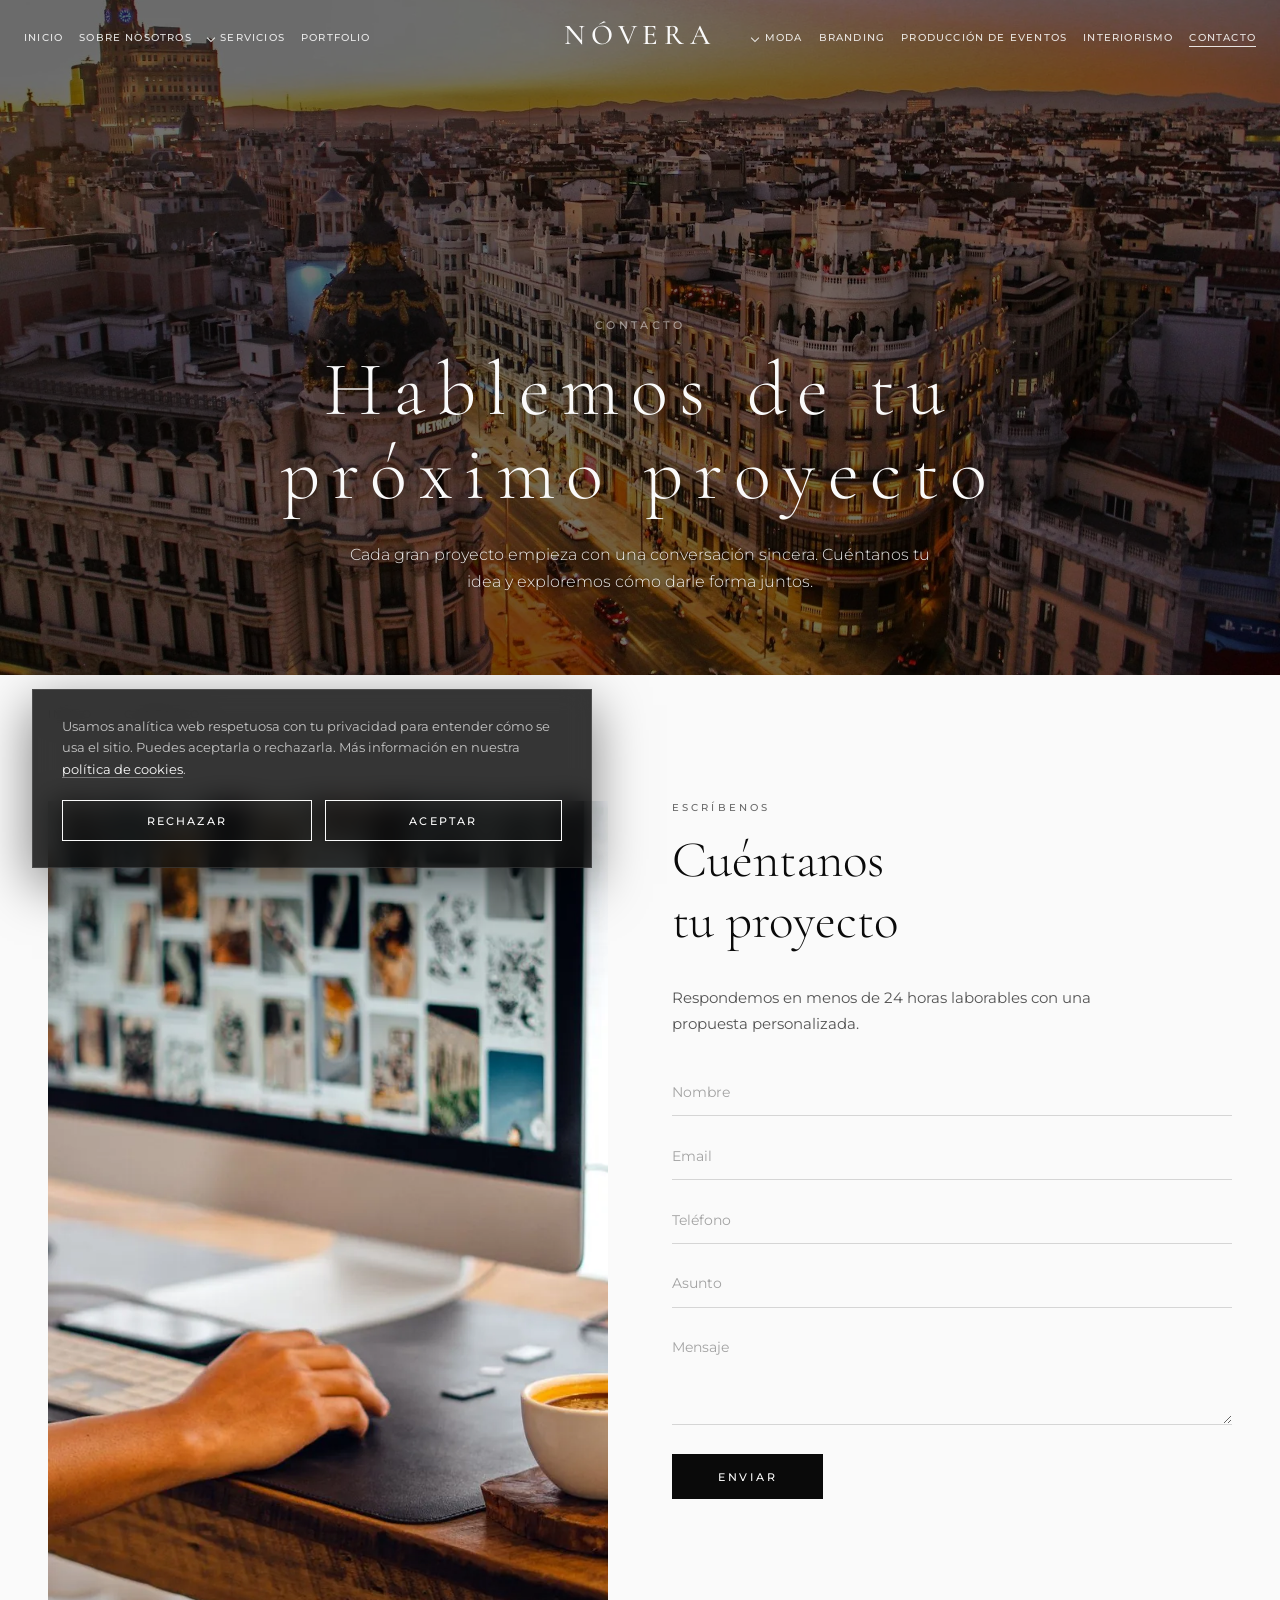
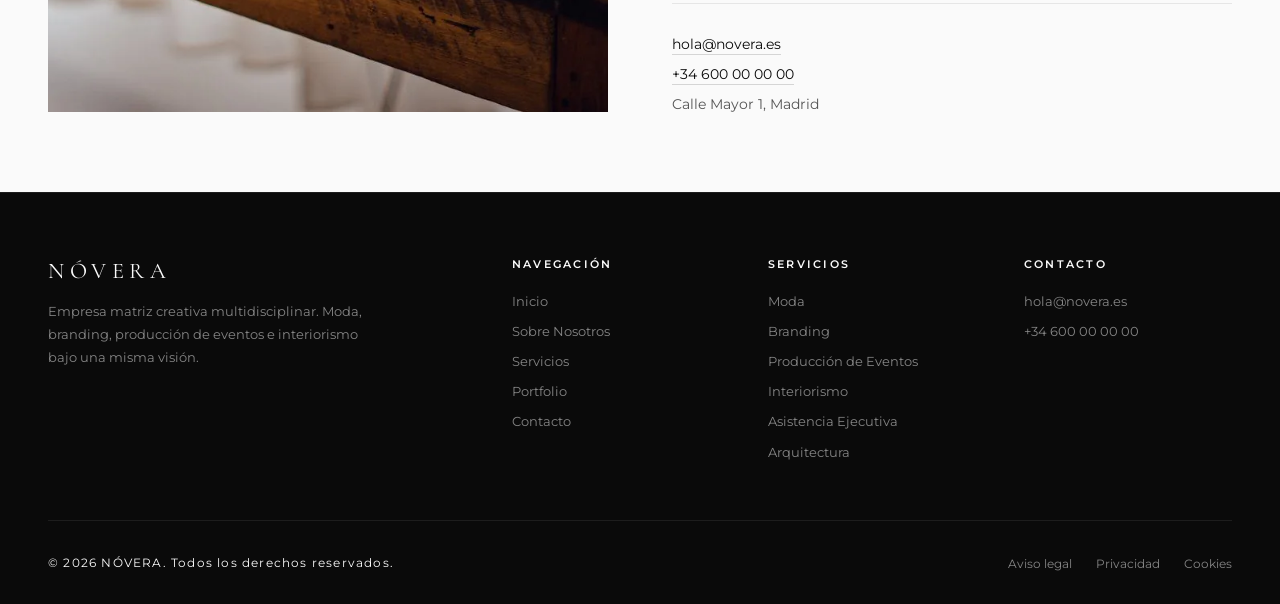
<file: contacto.html>
<!DOCTYPE html>
<html lang="es">
<head>
  <!-- Metadatos: codificación, viewport, SEO y tarjetas para redes sociales (Open Graph / Twitter) -->
  <!-- Metadata: encoding, viewport, SEO and social cards (Open Graph / Twitter) -->
  <meta charset="UTF-8">
  <meta name="viewport" content="width=device-width, initial-scale=1.0">
  <meta name="description" content="Contacto NÓVERA — Solicita informaci&oacute;n, presupuesto o consulta inicial gratuita. Madrid.">
  <meta property="og:type" content="website">
  <meta property="og:site_name" content="NÓVERA">
  <meta property="og:locale" content="es_ES">
  <meta property="og:title" content="Contacto — NÓVERA">
  <meta property="og:description" content="Contacto NÓVERA — Solicita información, presupuesto o consulta inicial gratuita. Madrid.">
  <meta property="og:url" content="https://ejemplo.danimefle.com/contacto.html">
  <meta property="og:image" content="https://ejemplo.danimefle.com/assets/img/og-novera.jpg">
  <meta property="og:image:width" content="1200">
  <meta property="og:image:height" content="630">
  <meta property="og:image:alt" content="NÓVERA — estudio creativo multidisciplinar">
  <meta name="twitter:card" content="summary_large_image">
  <meta name="twitter:title" content="Contacto — NÓVERA">
  <meta name="twitter:description" content="Contacto NÓVERA — Solicita información, presupuesto o consulta inicial gratuita. Madrid.">
  <meta name="twitter:image" content="https://ejemplo.danimefle.com/assets/img/og-novera.jpg">
  <link rel="canonical" href="https://ejemplo.danimefle.com/contacto.html">
  <!-- Datos estructurados JSON-LD (Schema.org, tipo Organization) para buscadores -->
  <!-- JSON-LD structured data (Schema.org, type Organization) for search engines -->
  <script type="application/ld+json">
  {
    "@context": "https://schema.org",
    "@type": "Organization",
    "name": "NÓVERA",
    "url": "https://ejemplo.danimefle.com",
    "logo": "https://ejemplo.danimefle.com/assets/favicon.svg",
    "description": "Empresa matriz creativa multidisciplinar. Moda, Branding, Producción de Eventos, Interiorismo, Asistencia Ejecutiva y Arquitectura.",
    "email": "hola@novera.es",
    "address": {
      "@type": "PostalAddress",
      "addressLocality": "Madrid",
      "addressCountry": "ES"
    }
  }
  </script>
  <!-- Datos estructurados JSON-LD (Schema.org, tipo LocalBusiness) para buscadores -->
  <!-- JSON-LD structured data (Schema.org, type LocalBusiness) for search engines -->
  <script type="application/ld+json">
  {
    "@context": "https://schema.org",
    "@type": "LocalBusiness",
    "name": "NÓVERA",
    "url": "https://ejemplo.danimefle.com",
    "email": "hola@novera.es",
    "address": {
      "@type": "PostalAddress",
      "addressLocality": "Madrid",
      "addressCountry": "ES"
    },
    "description": "Empresa creativa multidisciplinar especializada en Moda, Branding, Eventos, Interiorismo, Asistencia Ejecutiva y Arquitectura."
  }
  </script>
  <!-- Título de la pestaña, iconos y hoja de estilos -->
  <!-- Tab title, icons and stylesheet -->
  <title>Contacto — NÓVERA</title>
  <link rel="icon" type="image/svg+xml" href="assets/favicon.svg">
  <!-- Metadatos SEO adicionales: autor de la web y color de tema para navegadores móviles -->
  <!-- Additional SEO metadata: site author and theme color for mobile browsers -->
  <meta name="author" content="NÓVERA">
  <meta name="theme-color" content="#0a0a0a">
  <!-- Precarga de las fuentes principales (Montserrat y Cormorant Garamond, subconjunto latino) para que el texto salga con ellas desde el primer pintado -->
  <!-- Preload the main fonts (Montserrat and Cormorant Garamond, Latin subset) so text renders with them from the first paint -->
  <link rel="preload" href="assets/fonts/JTUSjIg1_i6t8kCHKm459Wlhyw.woff2" as="font" type="font/woff2" crossorigin>
  <link rel="preload" href="assets/fonts/co3bmX5slCNuHLi8bLeY9MK7whWMhyjYqXtK.woff2" as="font" type="font/woff2" crossorigin>
  <link rel="stylesheet" href="assets/style.css">
  <meta name="robots" content="index, follow">
  <link rel="apple-touch-icon" href="assets/apple-touch-icon.png">
  <link rel="icon" type="image/png" sizes="32x32" href="assets/favicon-32.png">
  <link rel="manifest" href="site.webmanifest">
</head>
<body>

  <!-- Enlace de salto al contenido principal para usuarios de teclado y lectores de pantalla -->
  <!-- Skip link to the main content for keyboard and screen reader users -->
  <a href="#main" class="skip-link">Saltar al contenido</a>

  <!-- Loader decorativo: oculto a tecnologías de asistencia -->
  <!-- Decorative loader: hidden from assistive technologies -->
  <div id="loader" aria-hidden="true"><span>NÓVERA</span></div>

  <!-- Cabecera: navegación principal (enlaces a la izquierda, logo al centro, enlaces a la derecha); el botón hamburguesa abre el menú móvil -->
  <!-- Header: main navigation (links on the left, logo in the center, links on the right); the hamburger button opens the mobile menu -->
  <header>
            <nav id="mainNav" data-transparent="true" aria-label="Navegación principal">
    <ul class="nav-links nav-links-left">
      <li><a href="index.html">Inicio</a></li>
      <li><a href="sobre-nosotros.html">Sobre Nosotros</a></li>
      <li class="has-dropdown">
        <a href="servicios.html" class="dropdown-toggle">Servicios</a>
        <ul class="dropdown">
          <li><a href="servicios.html">Ver todos</a></li>
          <li><a href="moda.html">Moda</a></li>
          <li><a href="branding.html">Branding</a></li>
          <li><a href="event-producer.html">Producci&oacute;n de Eventos</a></li>
          <li><a href="interiorismo.html">Interiorismo</a></li>
          <li><a href="asistencia-ejecutiva.html">Asistencia Ejecutiva</a></li>
          <li><a href="arquitectura.html">Arquitectura</a></li>
        </ul>
      </li>
      <li><a href="portfolio.html">Portfolio</a></li>
    </ul>
    <a href="index.html" class="logo">NÓVERA</a>
    <ul class="nav-links nav-links-right">
      <li class="has-dropdown">
        <a href="moda.html" class="dropdown-toggle">Moda</a>
        <ul class="dropdown">
          <li><a href="moda.html#marcas-propias">Marcas propias</a></li>
          <li><a href="moda.html#colaboraciones">Colaboraciones</a></li>
          <li><a href="moda.html#talento">Talento</a></li>
          <li><a href="moda.html#identidad">Identidad de marcas</a></li>
        </ul>
      </li>
      <li><a href="branding.html">Branding</a></li>
      <li><a href="event-producer.html">Producci&oacute;n de Eventos</a></li>
      <li><a href="interiorismo.html">Interiorismo</a></li>
      <li><a href="contacto.html">Contacto</a></li>
    </ul>
    <button class="hamburger" id="hamburger" type="button" aria-label="Abrir menú" aria-expanded="false" aria-controls="mobileMenu"><span></span><span></span><span></span></button>
  </nav>
  </header>

        <!-- Menú móvil a pantalla completa (script.js añade el botón de cierre y gestiona el foco) -->
        <!-- Full-screen mobile menu (script.js adds the close button and manages focus) -->
        <div class="mobile-menu" id="mobileMenu" role="navigation" aria-label="Menú móvil">
    <a href="index.html">Inicio</a>
    <a href="sobre-nosotros.html">Sobre Nosotros</a>
    <a href="servicios.html">Servicios</a>
    <a href="portfolio.html">Portfolio</a>
    <a href="moda.html">Moda</a>
    <a href="branding.html">Branding</a>
    <a href="event-producer.html">Producci&oacute;n de Eventos</a>
    <a href="interiorismo.html">Interiorismo</a>
    <a href="asistencia-ejecutiva.html">Asistencia Ejecutiva</a>
    <a href="arquitectura.html">Arquitectura</a>
    <a href="contacto.html">Contacto</a>
  </div>

  <!-- Contenido principal de la página (landmark main para accesibilidad) -->
  <!-- Main page content (main landmark for accessibility) -->
  <main id="main">

  <!-- Cabecera de la página con imagen de fondo -->
  <!-- Page header with a background image -->
  <section class="page-hero">
    <div class="hero-bg" role="img" aria-label="Imagen de cabecera de la página de contacto" style="background-image:url('assets/img/ext/photo-1539037116277-4db20889f2d4.webp')"></div>
    <div class="page-hero-content">
      <p class="kicker">Contacto</p>
      <h1>Hablemos de tu<br>pr&oacute;ximo proyecto</h1>
      <p class="subtitle">Cada gran proyecto empieza con una conversaci&oacute;n sincera. Cu&eacute;ntanos tu idea y exploremos c&oacute;mo darle forma juntos.</p>
    </div>
  </section>

  <!-- Ruta de navegación (breadcrumb) -->
  <!-- Breadcrumb trail -->
  <nav class="breadcrumb" aria-label="Ruta de navegación"><a href="index.html">Inicio</a> <span>/</span> Contacto</nav>

  <!-- Imagen + formulario de contacto en dos bloques -->
  <!-- Image + contact form in two blocks -->
  <section>
    <div class="contact-duo">
      <div class="contact-duo-image reveal" role="img" aria-label="Espacio creativo de NÓVERA" style="background-image:url('assets/img/extra/extra-17-contacto.webp')"></div>
      <div class="contact-duo-form reveal">
        <p class="section-label">Escr&iacute;benos</p>
        <h2 class="section-title">Cu&eacute;ntanos<br>tu proyecto</h2>
        <p class="contact-duo-lead">Respondemos en menos de 24 horas laborables con una propuesta personalizada.</p>
        <!-- Formulario de contacto (demo, sin backend): cada campo lleva aria-label porque no tiene etiqueta visible -->
        <!-- Contact form (demo, no backend): each field has an aria-label because it has no visible label -->
        <form class="contact-form-simple" aria-label="Formulario de contacto">
          <input type="text" name="nombre" placeholder="Nombre" aria-label="Nombre" required aria-required="true">
          <input type="email" name="email" placeholder="Email" aria-label="Email" required aria-required="true">
          <input type="tel" name="telefono" placeholder="Tel&eacute;fono" aria-label="Teléfono">
          <input type="text" name="asunto" placeholder="Asunto" aria-label="Asunto">
          <textarea name="mensaje" rows="4" placeholder="Mensaje" aria-label="Mensaje" required aria-required="true"></textarea>
          <button type="submit">Enviar</button>
          <p class="form-status" role="status" aria-live="polite"></p>
        </form>
        <div class="contact-simple-info">
          <a href="mailto:hola@novera.es">hola@novera.es</a>
          <a href="tel:+34600000000">+34 600 00 00 00</a>
          <span>Calle Mayor 1, Madrid</span>
        </div>
      </div>
    </div>
  </section>

  </main>
  <!-- Fin del contenido principal -->
  <!-- End of main content -->

  <!-- Pie: marca, enlaces de navegación y servicios, contacto y enlaces legales -->
  <!-- Footer: brand, navigation and service links, contact details and legal links -->
  <footer>
    <div class="footer-top">
      <div class="footer-brand">
        <span class="footer-logo">NÓVERA</span>
        <p>Empresa matriz creativa multidisciplinar. Moda, branding, producci&oacute;n de eventos e interiorismo bajo una misma visi&oacute;n.</p>
      </div>
      <div class="footer-col"><h2>Navegaci&oacute;n</h2><ul><li><a href="index.html">Inicio</a></li><li><a href="sobre-nosotros.html">Sobre Nosotros</a></li><li><a href="servicios.html">Servicios</a></li><li><a href="portfolio.html">Portfolio</a></li><li><a href="contacto.html">Contacto</a></li></ul></div>
      <div class="footer-col"><h2>Servicios</h2><ul><li><a href="moda.html">Moda</a></li><li><a href="branding.html">Branding</a></li><li><a href="event-producer.html">Producci&oacute;n de Eventos</a></li><li><a href="interiorismo.html">Interiorismo</a></li><li><a href="asistencia-ejecutiva.html">Asistencia Ejecutiva</a></li><li><a href="arquitectura.html">Arquitectura</a></li></ul></div>
      <div class="footer-col"><h2>Contacto</h2><ul><li><a href="mailto:hola@novera.es">hola@novera.es</a></li><li><a href="tel:+34600000000">+34 600 00 00 00</a></li></ul></div>
    </div>
    <div class="footer-bottom">
      <p>&copy; 2026 NÓVERA. Todos los derechos reservados.</p>
      <ul class="footer-links"><li><a href="aviso-legal.html">Aviso legal</a></li><li><a href="politica-privacidad.html">Privacidad</a></li><li><a href="politica-cookies.html">Cookies</a></li></ul>
    </div>
  </footer>

  <!-- Banner de consentimiento de cookies/analítica (conforme a la guía de la AEPD); script.js lo muestra y guarda la decisión -->
  <!-- Cookie/analytics consent banner (per the AEPD guidelines); script.js shows it and stores the choice -->
  <div id="cookieBanner" class="cookie-banner" role="dialog" aria-live="polite" aria-label="Aviso de cookies" hidden>
    <div class="cookie-banner-inner">
      <p class="cookie-text">Usamos analítica web respetuosa con tu privacidad para entender cómo se usa el sitio. Puedes aceptarla o rechazarla. Más información en nuestra <a href="politica-cookies.html">política de cookies</a>.</p>
      <div class="cookie-actions">
        <button type="button" class="btn-cookie btn-cookie-reject" data-cookie-action="rejected">Rechazar</button>
        <button type="button" class="btn-cookie btn-cookie-accept" data-cookie-action="accepted">Aceptar</button>
      </div>
    </div>
  </div>
  <!-- Script principal: loader, menú, slider, lightbox, cookies y formularios de demo -->
  <!-- Main script: loader, menu, slider, lightbox, cookies and demo forms -->
  <script src="assets/script.js"></script>
</body>
</html>
</file>
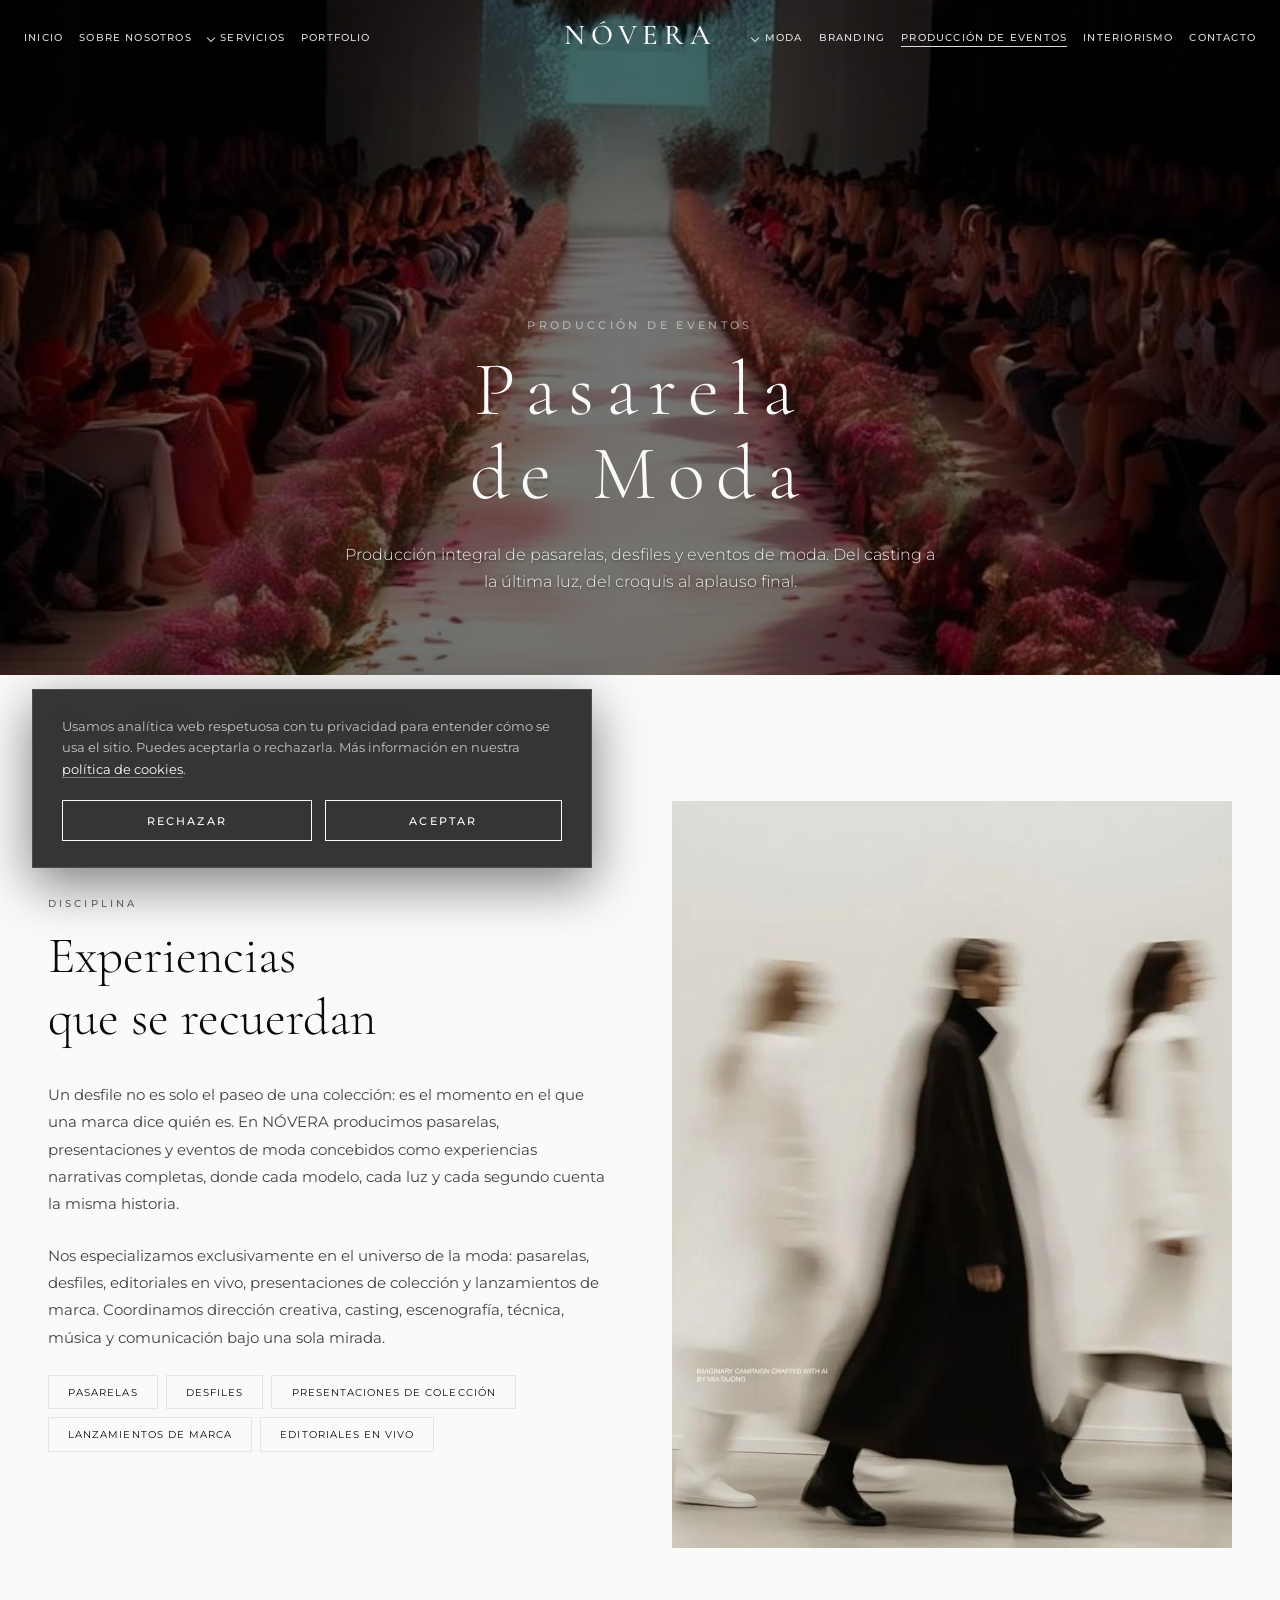
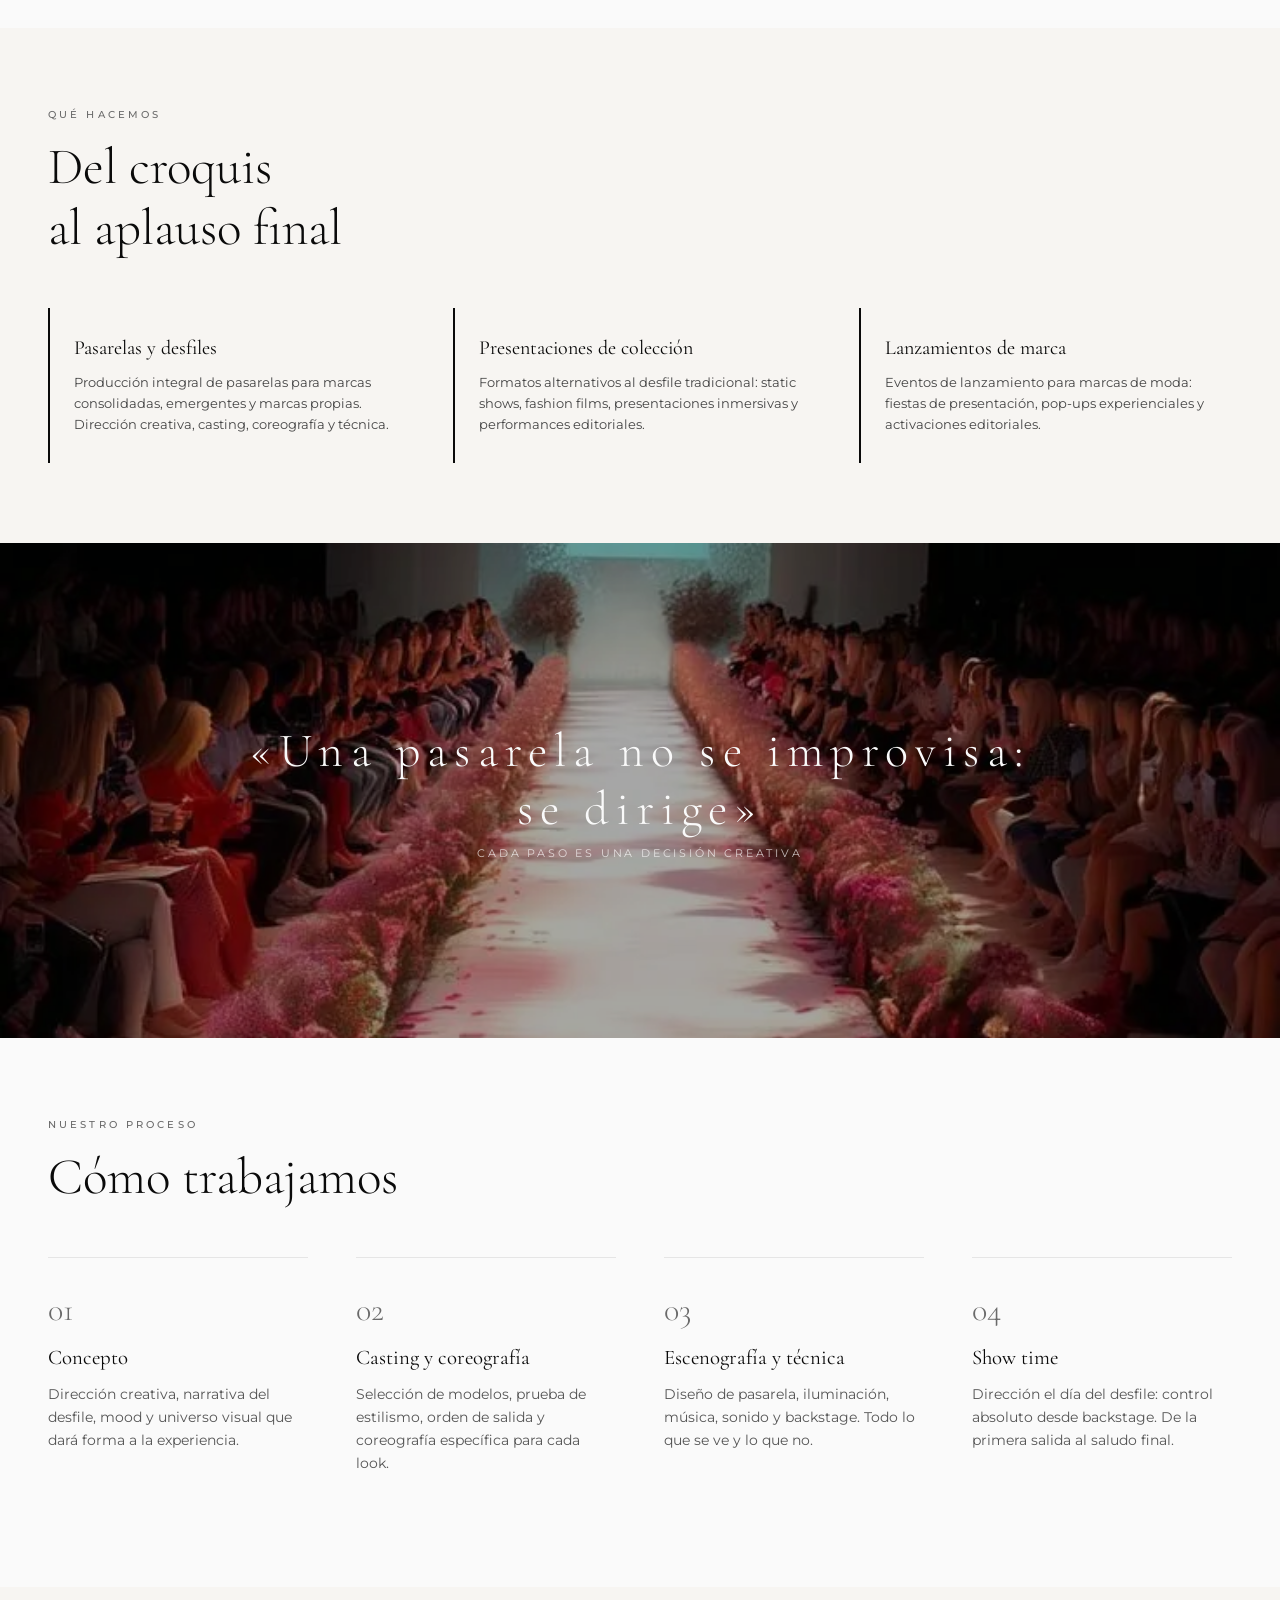
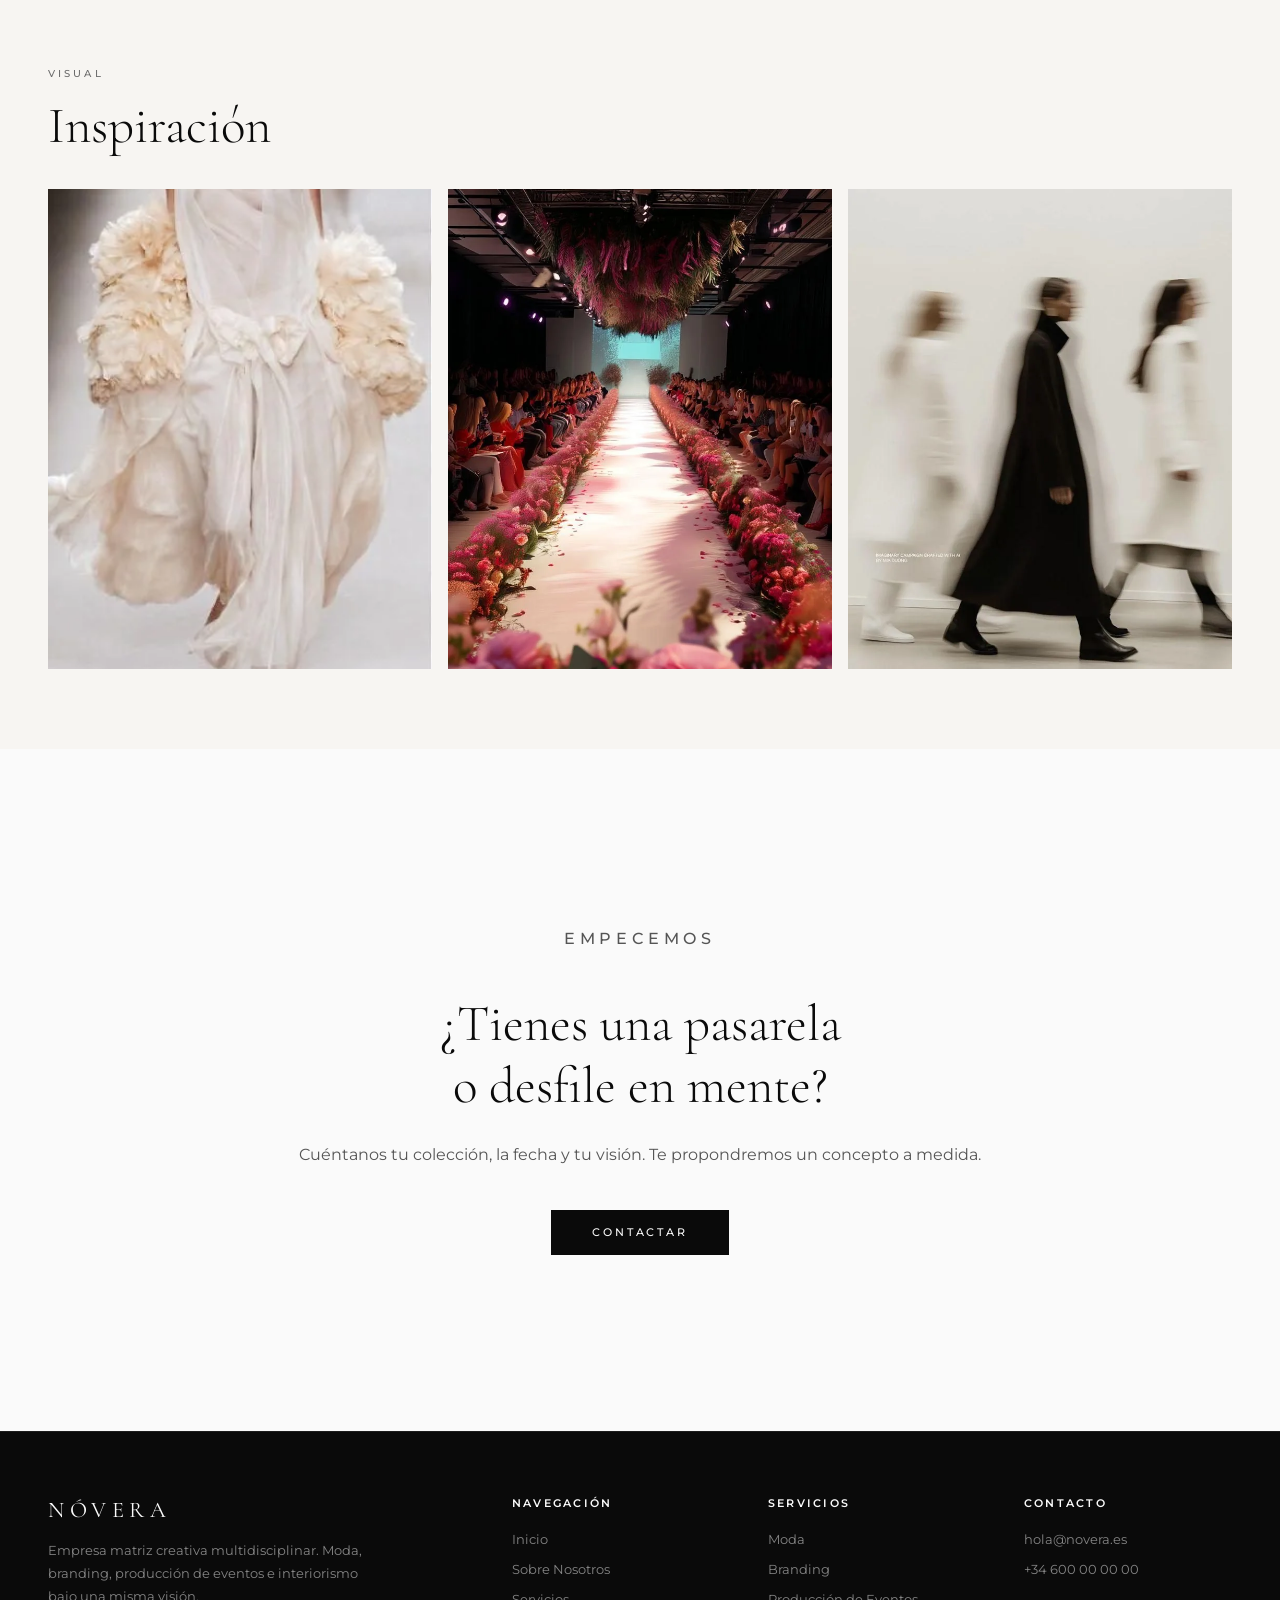
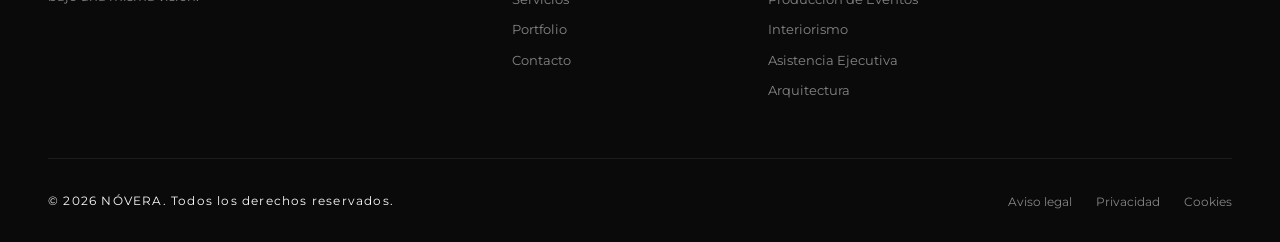
<file: event-producer.html>
<!DOCTYPE html>
<html lang="es">
<head>
  <!-- Metadatos: codificación, viewport, SEO y tarjetas para redes sociales (Open Graph / Twitter) -->
  <!-- Metadata: encoding, viewport, SEO and social cards (Open Graph / Twitter) -->
  <meta charset="UTF-8">
  <meta name="viewport" content="width=device-width, initial-scale=1.0">
  <meta name="description" content="Producción de Eventos NÓVERA — Producción integral de eventos corporativos, galas, lanzamientos, stands y activaciones de marca.">
  <meta property="og:type" content="website">
  <meta property="og:site_name" content="NÓVERA">
  <meta property="og:locale" content="es_ES">
  <meta property="og:title" content="Producción de Eventos — NÓVERA">
  <meta property="og:description" content="Producción de Eventos NÓVERA — Producción integral de eventos corporativos, galas, lanzamientos, stands y activaciones de marca.">
  <meta property="og:url" content="https://ejemplo.danimefle.com/event-producer.html">
  <meta property="og:image" content="https://ejemplo.danimefle.com/assets/img/og-novera.jpg">
  <meta property="og:image:width" content="1200">
  <meta property="og:image:height" content="630">
  <meta property="og:image:alt" content="NÓVERA — estudio creativo multidisciplinar">
  <meta name="twitter:card" content="summary_large_image">
  <meta name="twitter:title" content="Producción de Eventos — NÓVERA">
  <meta name="twitter:description" content="Producción de Eventos NÓVERA — Producción integral de eventos corporativos, galas, lanzamientos, stands y activaciones de marca.">
  <meta name="twitter:image" content="https://ejemplo.danimefle.com/assets/img/og-novera.jpg">
  <link rel="canonical" href="https://ejemplo.danimefle.com/event-producer.html">
  <!-- Datos estructurados JSON-LD (Schema.org, tipo Organization) para buscadores -->
  <!-- JSON-LD structured data (Schema.org, type Organization) for search engines -->
  <script type="application/ld+json">
  {
    "@context": "https://schema.org",
    "@type": "Organization",
    "name": "NÓVERA",
    "url": "https://ejemplo.danimefle.com",
    "logo": "https://ejemplo.danimefle.com/assets/favicon.svg",
    "description": "Empresa matriz creativa multidisciplinar. Moda, Branding, Producción de Eventos, Interiorismo, Asistencia Ejecutiva y Arquitectura.",
    "email": "hola@novera.es",
    "address": {
      "@type": "PostalAddress",
      "addressLocality": "Madrid",
      "addressCountry": "ES"
    }
  }
  </script>
  <!-- Título de la pestaña, iconos y hoja de estilos -->
  <!-- Tab title, icons and stylesheet -->
  <title>Producción de Eventos — NÓVERA</title>
  <link rel="icon" type="image/svg+xml" href="assets/favicon.svg">
  <!-- Metadatos SEO adicionales: autor de la web y color de tema para navegadores móviles -->
  <!-- Additional SEO metadata: site author and theme color for mobile browsers -->
  <meta name="author" content="NÓVERA">
  <meta name="theme-color" content="#0a0a0a">
  <!-- Precarga de las fuentes principales (Montserrat y Cormorant Garamond, subconjunto latino) para que el texto salga con ellas desde el primer pintado -->
  <!-- Preload the main fonts (Montserrat and Cormorant Garamond, Latin subset) so text renders with them from the first paint -->
  <link rel="preload" href="assets/fonts/JTUSjIg1_i6t8kCHKm459Wlhyw.woff2" as="font" type="font/woff2" crossorigin>
  <link rel="preload" href="assets/fonts/co3bmX5slCNuHLi8bLeY9MK7whWMhyjYqXtK.woff2" as="font" type="font/woff2" crossorigin>
  <link rel="stylesheet" href="assets/style.css">
  <meta name="robots" content="index, follow">
  <link rel="apple-touch-icon" href="assets/apple-touch-icon.png">
  <link rel="icon" type="image/png" sizes="32x32" href="assets/favicon-32.png">
  <link rel="manifest" href="site.webmanifest">
</head>
<body>

  <!-- Enlace de salto al contenido principal para usuarios de teclado y lectores de pantalla -->
  <!-- Skip link to the main content for keyboard and screen reader users -->
  <a href="#main" class="skip-link">Saltar al contenido</a>

  <!-- Loader decorativo: oculto a tecnologías de asistencia -->
  <!-- Decorative loader: hidden from assistive technologies -->
  <div id="loader" aria-hidden="true"><span>NÓVERA</span></div>

  <!-- Cabecera: navegación principal (enlaces a la izquierda, logo al centro, enlaces a la derecha); el botón hamburguesa abre el menú móvil -->
  <!-- Header: main navigation (links on the left, logo in the center, links on the right); the hamburger button opens the mobile menu -->
  <header>
            <nav id="mainNav" data-transparent="true" aria-label="Navegación principal">
    <ul class="nav-links nav-links-left">
      <li><a href="index.html">Inicio</a></li>
      <li><a href="sobre-nosotros.html">Sobre Nosotros</a></li>
      <li class="has-dropdown">
        <a href="servicios.html" class="dropdown-toggle">Servicios</a>
        <ul class="dropdown">
          <li><a href="servicios.html">Ver todos</a></li>
          <li><a href="moda.html">Moda</a></li>
          <li><a href="branding.html">Branding</a></li>
          <li><a href="event-producer.html">Producci&oacute;n de Eventos</a></li>
          <li><a href="interiorismo.html">Interiorismo</a></li>
          <li><a href="asistencia-ejecutiva.html">Asistencia Ejecutiva</a></li>
          <li><a href="arquitectura.html">Arquitectura</a></li>
        </ul>
      </li>
      <li><a href="portfolio.html">Portfolio</a></li>
    </ul>
    <a href="index.html" class="logo">NÓVERA</a>
    <ul class="nav-links nav-links-right">
      <li class="has-dropdown">
        <a href="moda.html" class="dropdown-toggle">Moda</a>
        <ul class="dropdown">
          <li><a href="moda.html#marcas-propias">Marcas propias</a></li>
          <li><a href="moda.html#colaboraciones">Colaboraciones</a></li>
          <li><a href="moda.html#talento">Talento</a></li>
          <li><a href="moda.html#identidad">Identidad de marcas</a></li>
        </ul>
      </li>
      <li><a href="branding.html">Branding</a></li>
      <li><a href="event-producer.html">Producci&oacute;n de Eventos</a></li>
      <li><a href="interiorismo.html">Interiorismo</a></li>
      <li><a href="contacto.html">Contacto</a></li>
    </ul>
    <button class="hamburger" id="hamburger" type="button" aria-label="Abrir menú" aria-expanded="false" aria-controls="mobileMenu"><span></span><span></span><span></span></button>
  </nav>
  </header>

        <!-- Menú móvil a pantalla completa (script.js añade el botón de cierre y gestiona el foco) -->
        <!-- Full-screen mobile menu (script.js adds the close button and manages focus) -->
        <div class="mobile-menu" id="mobileMenu" role="navigation" aria-label="Menú móvil">
    <a href="index.html">Inicio</a>
    <a href="sobre-nosotros.html">Sobre Nosotros</a>
    <a href="servicios.html">Servicios</a>
    <a href="portfolio.html">Portfolio</a>
    <a href="moda.html">Moda</a>
    <a href="branding.html">Branding</a>
    <a href="event-producer.html">Producci&oacute;n de Eventos</a>
    <a href="interiorismo.html">Interiorismo</a>
    <a href="asistencia-ejecutiva.html">Asistencia Ejecutiva</a>
    <a href="arquitectura.html">Arquitectura</a>
    <a href="contacto.html">Contacto</a>
  </div>

  <!-- Contenido principal de la página (landmark main para accesibilidad) -->
  <!-- Main page content (main landmark for accessibility) -->
  <main id="main">

  <!-- Cabecera de la página con imagen de fondo -->
  <!-- Page header with a background image -->
  <section class="page-hero">
    <div class="hero-bg" role="img" aria-label="Imagen de cabecera: pasarela de moda con flores" style="background-image:url('assets/img/eventos/eventos-13-pasarela-flores.webp')"></div>
    <div class="page-hero-content">
      <p class="kicker">Producci&oacute;n de Eventos</p>
      <h1>Pasarela<br>de Moda</h1>
      <p class="subtitle">Producci&oacute;n integral de pasarelas, desfiles y eventos de moda. Del casting a la &uacute;ltima luz, del croquis al aplauso final.</p>
    </div>
  </section>

  <!-- Ruta de navegación (breadcrumb) -->
  <!-- Breadcrumb trail -->
  <nav class="breadcrumb" aria-label="Ruta de navegación"><a href="index.html">Inicio</a> <span>/</span> <a href="servicios.html">Servicios</a> <span>/</span> Producci&oacute;n de Eventos</nav>

  <!-- Presentación de la disciplina: texto e imagen en dos columnas -->
  <!-- Discipline intro: text and image in two columns -->
  <section>
    <div class="two-col">
      <div>
        <p class="section-label reveal">Disciplina</p>
        <h2 class="section-title reveal">Experiencias<br>que se recuerdan</h2>
        <p class="section-text reveal">Un desfile no es solo el paseo de una colecci&oacute;n: es el momento en el que una marca dice qui&eacute;n es. En NÓVERA producimos pasarelas, presentaciones y eventos de moda concebidos como experiencias narrativas completas, donde cada modelo, cada luz y cada segundo cuenta la misma historia.</p>
        <p class="section-text reveal">Nos especializamos exclusivamente en el universo de la moda: pasarelas, desfiles, editoriales en vivo, presentaciones de colecci&oacute;n y lanzamientos de marca. Coordinamos direcci&oacute;n creativa, casting, escenograf&iacute;a, t&eacute;cnica, m&uacute;sica y comunicaci&oacute;n bajo una sola mirada.</p>
        <div class="tag-list reveal">
          <span class="tag">Pasarelas</span>
          <span class="tag">Desfiles</span>
          <span class="tag">Presentaciones de colecci&oacute;n</span>
          <span class="tag">Lanzamientos de marca</span>
          <span class="tag">Editoriales en vivo</span>
        </div>
      </div>
      <div class="two-col-image reveal" role="img" aria-label="Editorial de moda en blanco y negro" style="background-image:url('assets/img/moda/moda-24-editorial-bw.webp')"></div>
    </div>
  </section>

  <!-- Qué hacemos: tipos de eventos que producimos -->
  <!-- What we do: the kinds of events we produce -->
  <section class="bg-light">
    <div class="container">
      <p class="section-label reveal">Qu&eacute; hacemos</p>
      <h2 class="section-title reveal">Del croquis<br>al aplauso final</h2>
    </div>
    <div class="features reveal">
      <div class="feature">
        <h3>Pasarelas y desfiles</h3>
        <p>Producci&oacute;n integral de pasarelas para marcas consolidadas, emergentes y marcas propias. Direcci&oacute;n creativa, casting, coreograf&iacute;a y t&eacute;cnica.</p>
      </div>
      <div class="feature">
        <h3>Presentaciones de colecci&oacute;n</h3>
        <p>Formatos alternativos al desfile tradicional: static shows, fashion films, presentaciones inmersivas y performances editoriales.</p>
      </div>
      <div class="feature">
        <h3>Lanzamientos de marca</h3>
        <p>Eventos de lanzamiento para marcas de moda: fiestas de presentaci&oacute;n, pop-ups experienciales y activaciones editoriales.</p>
      </div>
    </div>
  </section>

  <!-- Franja de imagen a ancho completo con cita -->
  <!-- Full-width image strip with a quote -->
  <div class="image-break" style="background-image:url('assets/img/eventos/eventos-14-pasarela-flores.webp')">
    <div class="image-break-text">
      <h3>&laquo;Una pasarela no se improvisa:<br>se dirige&raquo;</h3>
      <p>Cada paso es una decisi&oacute;n creativa</p>
    </div>
  </div>

  <!-- Proceso de trabajo paso a paso -->
  <!-- Step-by-step work process -->
  <section>
    <div class="container">
      <p class="section-label reveal">Nuestro proceso</p>
      <h2 class="section-title reveal">C&oacute;mo trabajamos</h2>
    </div>
    <div class="process-grid reveal">
      <div class="process-step">
        <div class="step-num">01</div>
        <h3>Concepto</h3>
        <p>Direcci&oacute;n creativa, narrativa del desfile, mood y universo visual que dar&aacute; forma a la experiencia.</p>
      </div>
      <div class="process-step">
        <div class="step-num">02</div>
        <h3>Casting y coreograf&iacute;a</h3>
        <p>Selecci&oacute;n de modelos, prueba de estilismo, orden de salida y coreograf&iacute;a espec&iacute;fica para cada look.</p>
      </div>
      <div class="process-step">
        <div class="step-num">03</div>
        <h3>Escenograf&iacute;a y t&eacute;cnica</h3>
        <p>Dise&ntilde;o de pasarela, iluminaci&oacute;n, m&uacute;sica, sonido y backstage. Todo lo que se ve y lo que no.</p>
      </div>
      <div class="process-step">
        <div class="step-num">04</div>
        <h3>Show time</h3>
        <p>Direcci&oacute;n el d&iacute;a del desfile: control absoluto desde backstage. De la primera salida al saludo final.</p>
      </div>
    </div>
  </section>

  <!-- Galería de imágenes de inspiración -->
  <!-- Inspiration image gallery -->
  <section class="bg-light">
    <div class="container">
      <p class="section-label reveal">Visual</p>
      <h2 class="section-title reveal">Inspiraci&oacute;n</h2>
    </div>
    <div class="gallery reveal">
      <div class="gallery-item" role="img" aria-label="Modelo con vestido blanco en pasarela" style="background-image:url('assets/img/eventos/eventos-16-vestido-blanco-pasarela.webp')"></div>
      <div class="gallery-item" role="img" aria-label="Pasarela decorada con flores" style="background-image:url('assets/img/eventos/eventos-15-pasarela-flores2.webp')"></div>
      <div class="gallery-item" role="img" aria-label="Editorial de moda con efecto difuminado" style="background-image:url('assets/img/moda/moda-29-editorial-blur.webp')"></div>
    </div>
  </section>

  <!-- Llamada a la acción: invitación a contactar -->
  <!-- Call to action: invitation to get in touch -->
  <section>
    <div class="cta-block">
      <p class="section-label">Empecemos</p>
      <h2 class="section-title">&iquest;Tienes una pasarela<br>o desfile en mente?</h2>
      <p>Cu&eacute;ntanos tu colecci&oacute;n, la fecha y tu visi&oacute;n. Te propondremos un concepto a medida.</p>
      <a href="contacto.html" class="btn btn-dark">Contactar</a>
    </div>
  </section>

  </main>
  <!-- Fin del contenido principal -->
  <!-- End of main content -->

  <!-- Pie: marca, enlaces de navegación y servicios, contacto y enlaces legales -->
  <!-- Footer: brand, navigation and service links, contact details and legal links -->
  <footer>
    <div class="footer-top">
      <div class="footer-brand">
        <span class="footer-logo">NÓVERA</span>
        <p>Empresa matriz creativa multidisciplinar. Moda, branding, producci&oacute;n de eventos e interiorismo bajo una misma visi&oacute;n.</p>
      </div>
      <div class="footer-col"><h2>Navegaci&oacute;n</h2><ul><li><a href="index.html">Inicio</a></li><li><a href="sobre-nosotros.html">Sobre Nosotros</a></li><li><a href="servicios.html">Servicios</a></li><li><a href="portfolio.html">Portfolio</a></li><li><a href="contacto.html">Contacto</a></li></ul></div>
      <div class="footer-col"><h2>Servicios</h2><ul><li><a href="moda.html">Moda</a></li><li><a href="branding.html">Branding</a></li><li><a href="event-producer.html">Producci&oacute;n de Eventos</a></li><li><a href="interiorismo.html">Interiorismo</a></li><li><a href="asistencia-ejecutiva.html">Asistencia Ejecutiva</a></li><li><a href="arquitectura.html">Arquitectura</a></li></ul></div>
      <div class="footer-col"><h2>Contacto</h2><ul><li><a href="mailto:hola@novera.es">hola@novera.es</a></li><li><a href="tel:+34600000000">+34 600 00 00 00</a></li></ul></div>
    </div>
    <div class="footer-bottom">
      <p>&copy; 2026 NÓVERA. Todos los derechos reservados.</p>
      <ul class="footer-links"><li><a href="aviso-legal.html">Aviso legal</a></li><li><a href="politica-privacidad.html">Privacidad</a></li><li><a href="politica-cookies.html">Cookies</a></li></ul>
    </div>
  </footer>

  <!-- Banner de consentimiento de cookies/analítica (conforme a la guía de la AEPD); script.js lo muestra y guarda la decisión -->
  <!-- Cookie/analytics consent banner (per the AEPD guidelines); script.js shows it and stores the choice -->
  <div id="cookieBanner" class="cookie-banner" role="dialog" aria-live="polite" aria-label="Aviso de cookies" hidden>
    <div class="cookie-banner-inner">
      <p class="cookie-text">Usamos analítica web respetuosa con tu privacidad para entender cómo se usa el sitio. Puedes aceptarla o rechazarla. Más información en nuestra <a href="politica-cookies.html">política de cookies</a>.</p>
      <div class="cookie-actions">
        <button type="button" class="btn-cookie btn-cookie-reject" data-cookie-action="rejected">Rechazar</button>
        <button type="button" class="btn-cookie btn-cookie-accept" data-cookie-action="accepted">Aceptar</button>
      </div>
    </div>
  </div>
  <!-- Script principal: loader, menú, slider, lightbox, cookies y formularios de demo -->
  <!-- Main script: loader, menu, slider, lightbox, cookies and demo forms -->
  <script src="assets/script.js"></script>
</body>
</html>
</file>
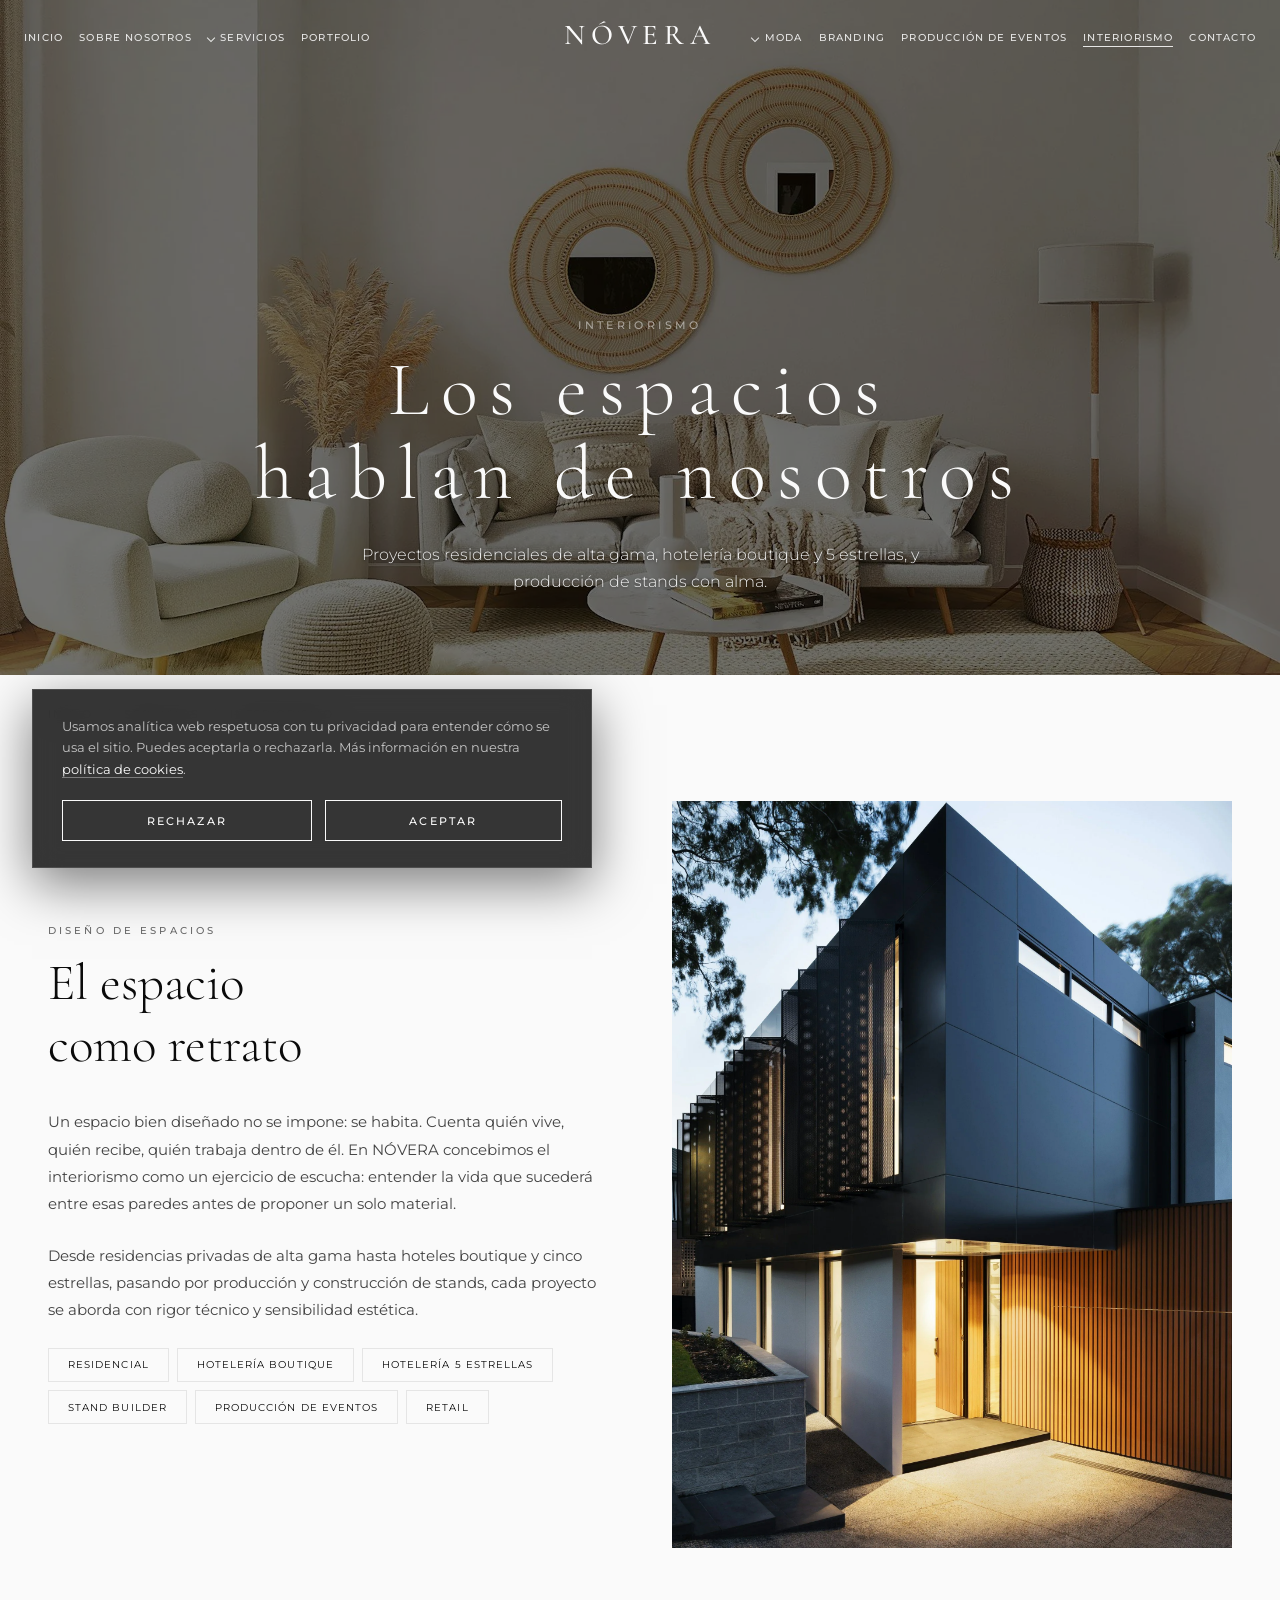
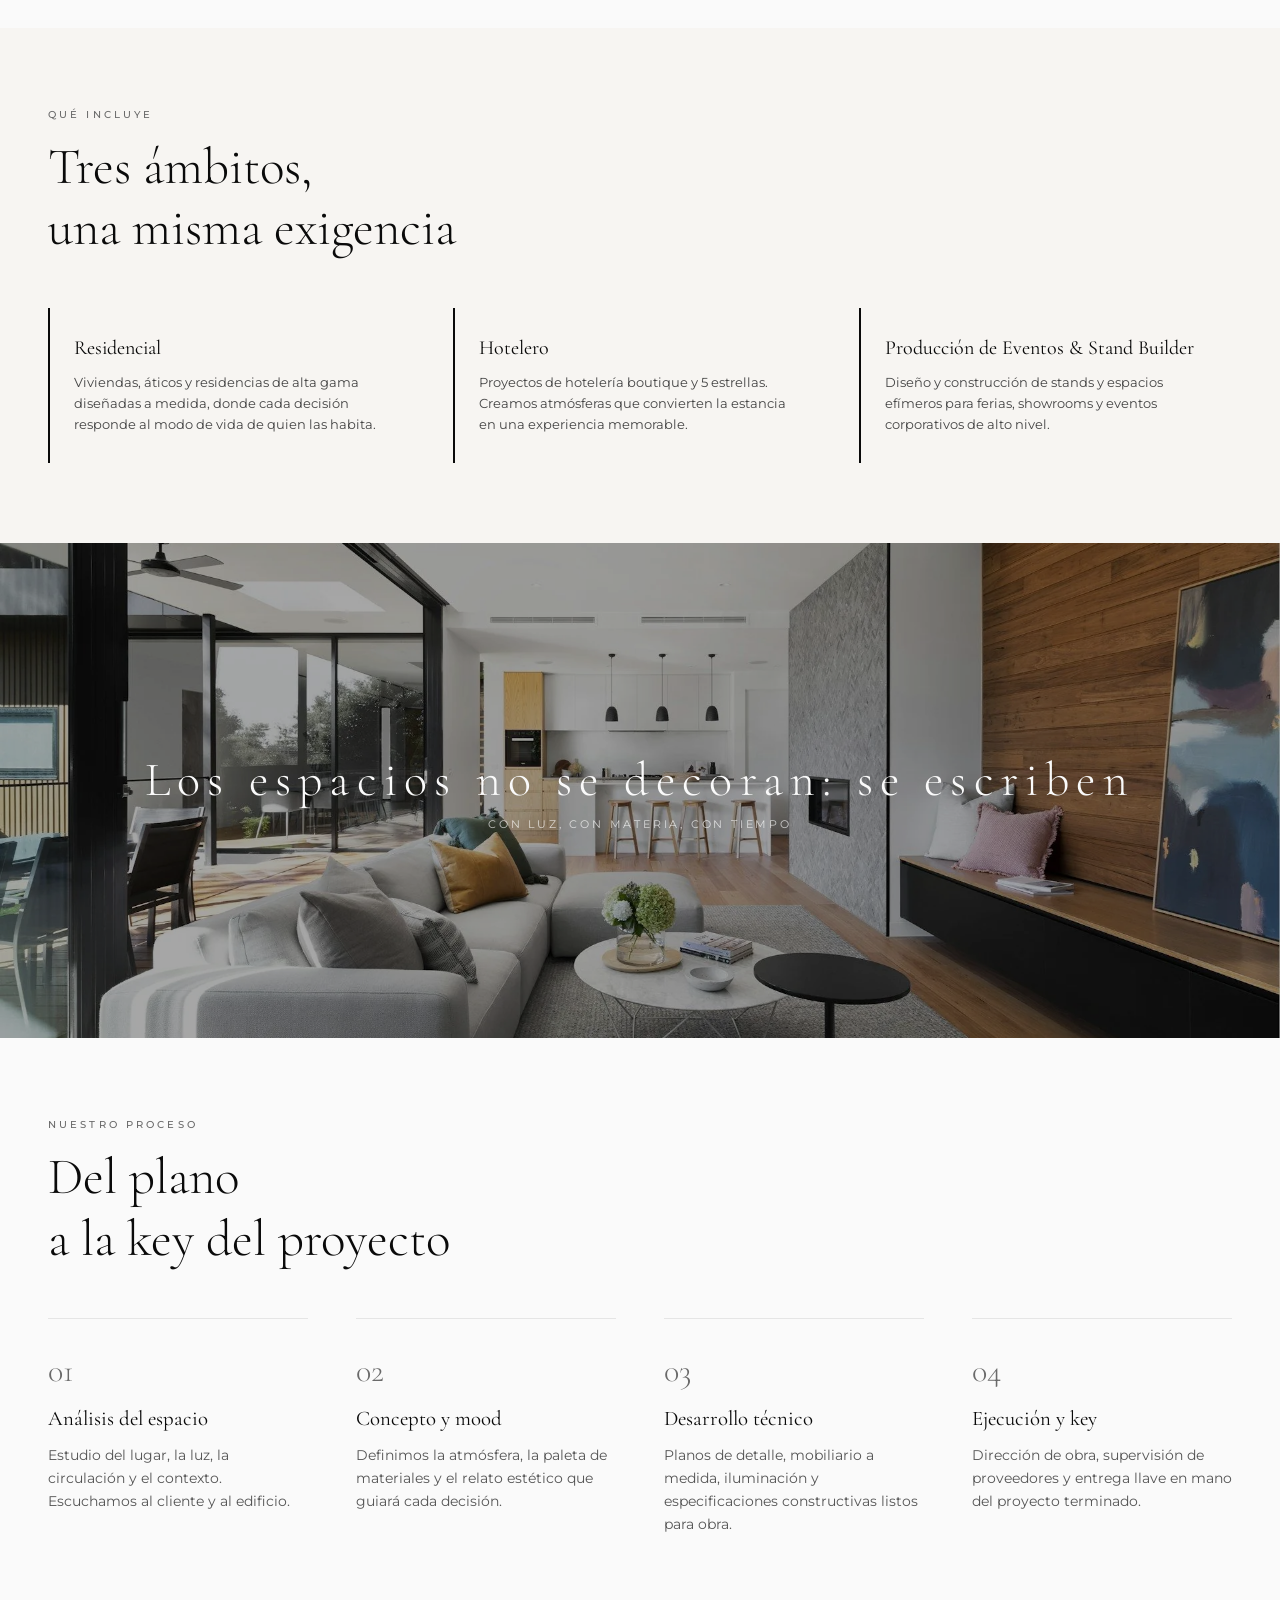
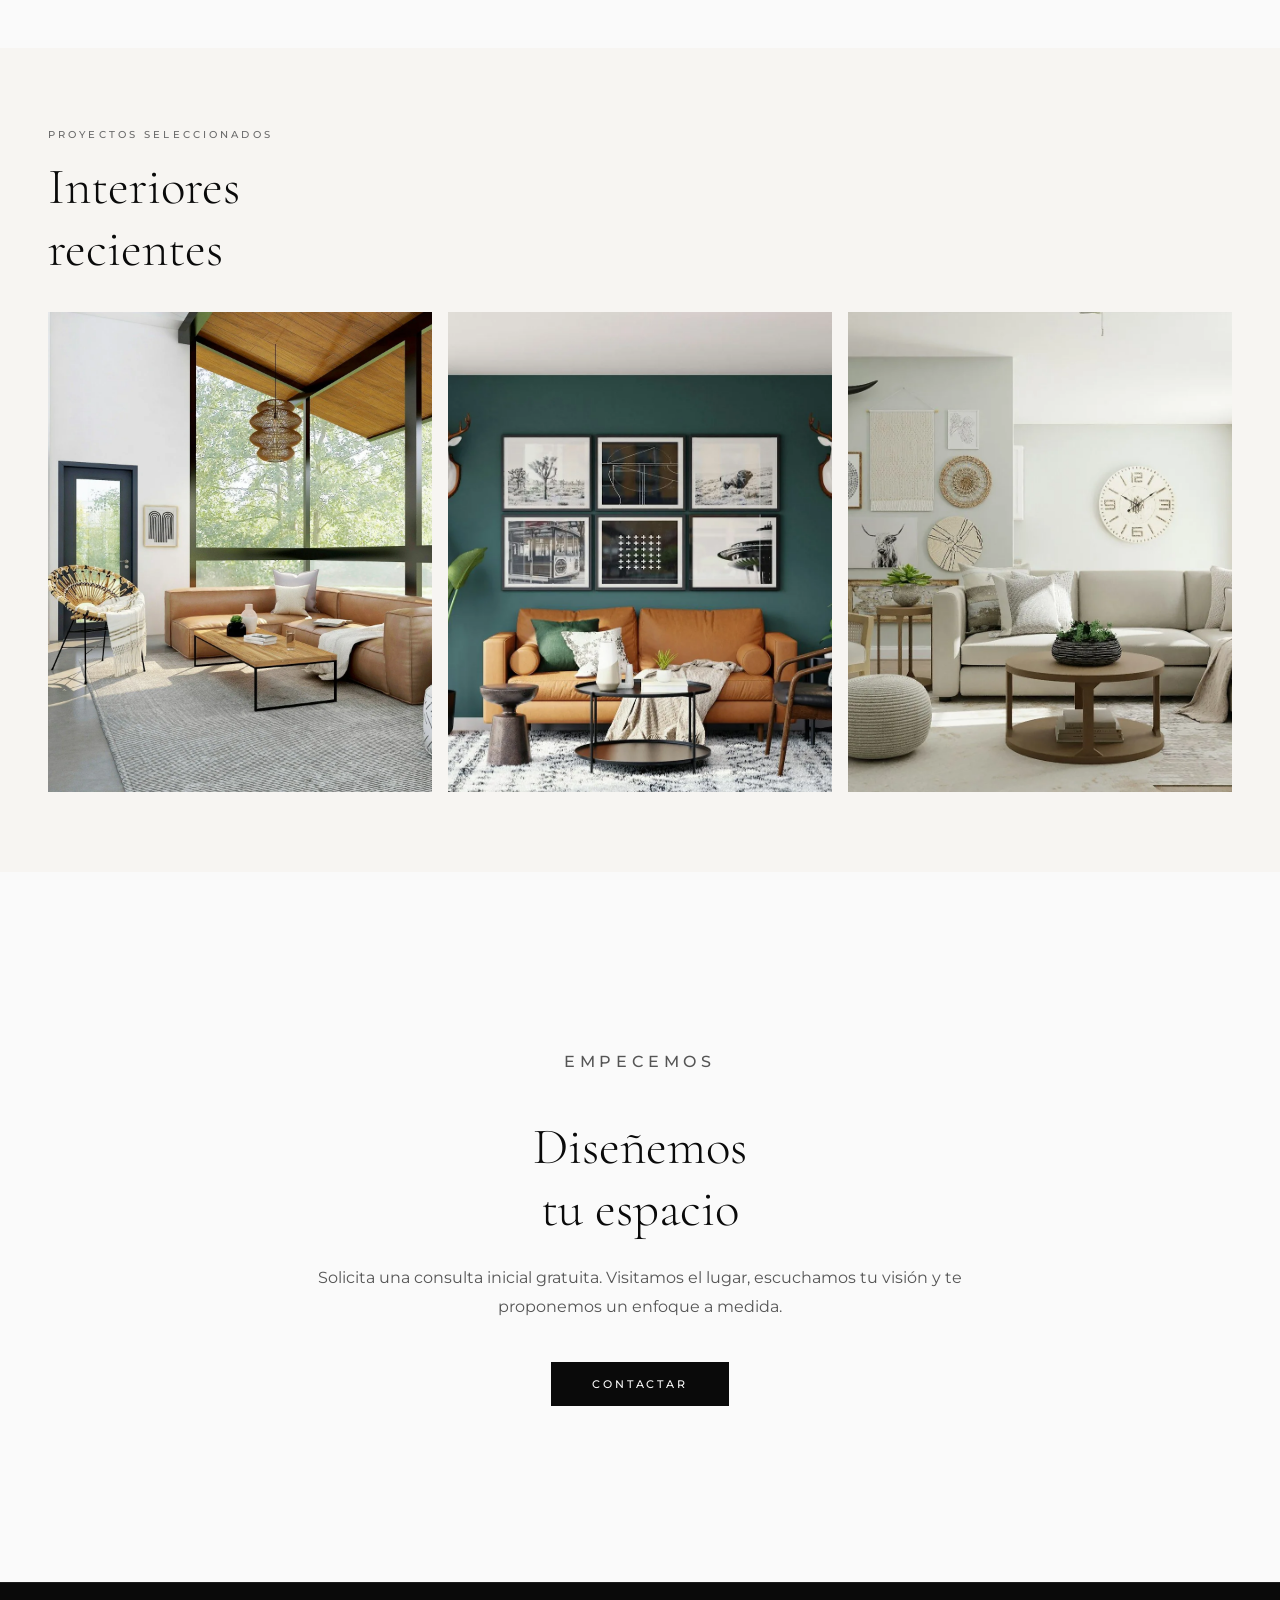
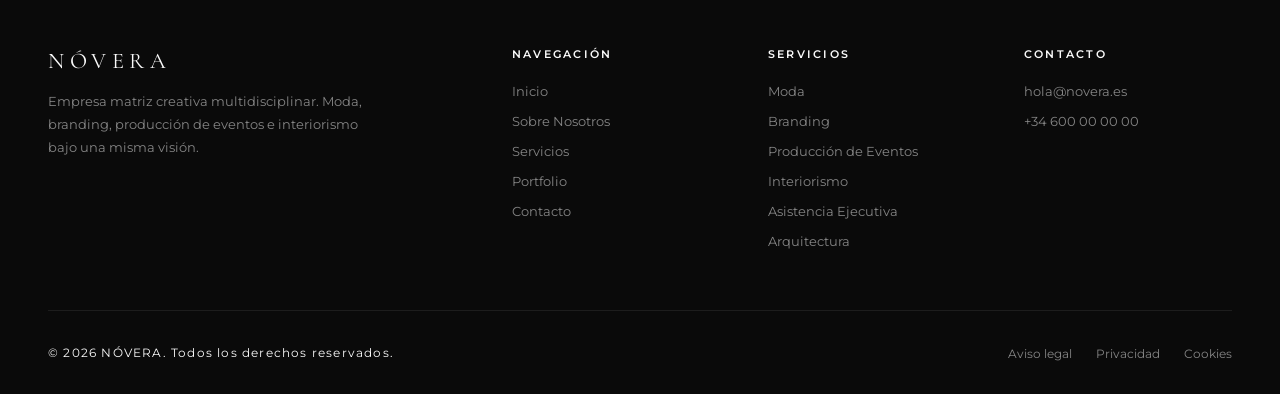
<file: interiorismo.html>
<!DOCTYPE html>
<html lang="es">
<head>
  <!-- Metadatos: codificación, viewport, SEO y tarjetas para redes sociales (Open Graph / Twitter) -->
  <!-- Metadata: encoding, viewport, SEO and social cards (Open Graph / Twitter) -->
  <meta charset="UTF-8">
  <meta name="viewport" content="width=device-width, initial-scale=1.0">
  <meta name="description" content="Interiorismo NÓVERA — Proyectos residenciales de alta gama, hoteler&iacute;a boutique y 5 estrellas, y producci&oacute;n de stands.">
  <meta property="og:type" content="website">
  <meta property="og:site_name" content="NÓVERA">
  <meta property="og:locale" content="es_ES">
  <meta property="og:title" content="Interiorismo — NÓVERA">
  <meta property="og:description" content="Interiorismo NÓVERA — Proyectos residenciales de alta gama, hotelería boutique y 5 estrellas, y producción de stands.">
  <meta property="og:url" content="https://ejemplo.danimefle.com/interiorismo.html">
  <meta property="og:image" content="https://ejemplo.danimefle.com/assets/img/og-novera.jpg">
  <meta property="og:image:width" content="1200">
  <meta property="og:image:height" content="630">
  <meta property="og:image:alt" content="NÓVERA — estudio creativo multidisciplinar">
  <meta name="twitter:card" content="summary_large_image">
  <meta name="twitter:title" content="Interiorismo — NÓVERA">
  <meta name="twitter:description" content="Interiorismo NÓVERA — Proyectos residenciales de alta gama, hotelería boutique y 5 estrellas, y producción de stands.">
  <meta name="twitter:image" content="https://ejemplo.danimefle.com/assets/img/og-novera.jpg">
  <link rel="canonical" href="https://ejemplo.danimefle.com/interiorismo.html">
  <!-- Datos estructurados JSON-LD (Schema.org, tipo Organization) para buscadores -->
  <!-- JSON-LD structured data (Schema.org, type Organization) for search engines -->
  <script type="application/ld+json">
  {
    "@context": "https://schema.org",
    "@type": "Organization",
    "name": "NÓVERA",
    "url": "https://ejemplo.danimefle.com",
    "logo": "https://ejemplo.danimefle.com/assets/favicon.svg",
    "description": "Empresa matriz creativa multidisciplinar. Moda, Branding, Producción de Eventos, Interiorismo, Asistencia Ejecutiva y Arquitectura.",
    "email": "hola@novera.es",
    "address": {
      "@type": "PostalAddress",
      "addressLocality": "Madrid",
      "addressCountry": "ES"
    }
  }
  </script>
  <!-- Título de la pestaña, iconos y hoja de estilos -->
  <!-- Tab title, icons and stylesheet -->
  <title>Interiorismo — NÓVERA</title>
  <link rel="icon" type="image/svg+xml" href="assets/favicon.svg">
  <!-- Precarga de las fuentes principales (Montserrat y Cormorant Garamond, subconjunto latino) para que el texto salga con ellas desde el primer pintado -->
  <!-- Preload the main fonts (Montserrat and Cormorant Garamond, Latin subset) so text renders with them from the first paint -->
  <link rel="preload" href="assets/fonts/JTUSjIg1_i6t8kCHKm459Wlhyw.woff2" as="font" type="font/woff2" crossorigin>
  <link rel="preload" href="assets/fonts/co3bmX5slCNuHLi8bLeY9MK7whWMhyjYqXtK.woff2" as="font" type="font/woff2" crossorigin>
  <link rel="stylesheet" href="assets/style.css">
  <!-- SEO: autor de la marca y color de tema para navegadores móviles -->
  <!-- SEO: brand author and theme color for mobile browsers -->
  <meta name="author" content="NÓVERA">
  <meta name="theme-color" content="#0a0a0a">
  <meta name="robots" content="index, follow">
  <link rel="apple-touch-icon" href="assets/apple-touch-icon.png">
  <link rel="icon" type="image/png" sizes="32x32" href="assets/favicon-32.png">
  <link rel="manifest" href="site.webmanifest">
</head>
<body>

  <!-- Accesibilidad: enlace para saltar directo al contenido principal (oculto hasta recibir foco) -->
  <!-- Accessibility: link to jump straight to the main content (hidden until focused) -->
  <a href="#main" class="skip-link">Saltar al contenido</a>

  <!-- Loader decorativo: oculto a lectores de pantalla -->
  <!-- Decorative loader: hidden from screen readers -->
  <div id="loader" aria-hidden="true"><span>NÓVERA</span></div>

  <!-- Cabecera: navegación principal (enlaces a la izquierda, logo al centro, enlaces a la derecha); el botón hamburguesa abre el menú móvil -->
  <!-- Header: main navigation (links on the left, logo in the center, links on the right); the hamburger button opens the mobile menu -->
  <header>
            <nav id="mainNav" data-transparent="true" aria-label="Navegación principal">
    <ul class="nav-links nav-links-left">
      <li><a href="index.html">Inicio</a></li>
      <li><a href="sobre-nosotros.html">Sobre Nosotros</a></li>
      <li class="has-dropdown">
        <a href="servicios.html" class="dropdown-toggle">Servicios</a>
        <ul class="dropdown">
          <li><a href="servicios.html">Ver todos</a></li>
          <li><a href="moda.html">Moda</a></li>
          <li><a href="branding.html">Branding</a></li>
          <li><a href="event-producer.html">Producci&oacute;n de Eventos</a></li>
          <li><a href="interiorismo.html">Interiorismo</a></li>
          <li><a href="asistencia-ejecutiva.html">Asistencia Ejecutiva</a></li>
          <li><a href="arquitectura.html">Arquitectura</a></li>
        </ul>
      </li>
      <li><a href="portfolio.html">Portfolio</a></li>
    </ul>
    <a href="index.html" class="logo">NÓVERA</a>
    <ul class="nav-links nav-links-right">
      <li class="has-dropdown">
        <a href="moda.html" class="dropdown-toggle">Moda</a>
        <ul class="dropdown">
          <li><a href="moda.html#marcas-propias">Marcas propias</a></li>
          <li><a href="moda.html#colaboraciones">Colaboraciones</a></li>
          <li><a href="moda.html#talento">Talento</a></li>
          <li><a href="moda.html#identidad">Identidad de marcas</a></li>
        </ul>
      </li>
      <li><a href="branding.html">Branding</a></li>
      <li><a href="event-producer.html">Producci&oacute;n de Eventos</a></li>
      <li><a href="interiorismo.html">Interiorismo</a></li>
      <li><a href="contacto.html">Contacto</a></li>
    </ul>
    <button class="hamburger" id="hamburger" type="button" aria-label="Abrir menú" aria-expanded="false" aria-controls="mobileMenu"><span></span><span></span><span></span></button>
  </nav>
  </header>

        <!-- Menú móvil a pantalla completa (script.js añade el botón de cierre y gestiona el foco) -->
        <!-- Full-screen mobile menu (script.js adds the close button and manages focus) -->
        <div class="mobile-menu" id="mobileMenu" role="navigation" aria-label="Menú móvil">
    <a href="index.html">Inicio</a>
    <a href="sobre-nosotros.html">Sobre Nosotros</a>
    <a href="servicios.html">Servicios</a>
    <a href="portfolio.html">Portfolio</a>
    <a href="moda.html">Moda</a>
    <a href="branding.html">Branding</a>
    <a href="event-producer.html">Producci&oacute;n de Eventos</a>
    <a href="interiorismo.html">Interiorismo</a>
    <a href="asistencia-ejecutiva.html">Asistencia Ejecutiva</a>
    <a href="arquitectura.html">Arquitectura</a>
    <a href="contacto.html">Contacto</a>
  </div>

  <!-- Landmark principal: contenido de la página (nav, menú móvil y footer quedan fuera) -->
  <!-- Main landmark: page content (nav, mobile menu and footer stay outside) -->
  <main id="main">

  <!-- Cabecera de la página con imagen de fondo -->
  <!-- Page header with a background image -->
  <section class="page-hero">
    <div class="hero-bg" role="img" aria-label="Interior de alta gama con luz cálida" style="background-image:url('assets/img/ext/photo-1631679706909-1844bbd07221.webp')"></div>
    <div class="page-hero-content">
      <p class="kicker">Interiorismo</p>
      <h1>Los espacios<br>hablan de nosotros</h1>
      <p class="subtitle">Proyectos residenciales de alta gama, hoteler&iacute;a boutique y 5 estrellas, y producci&oacute;n de stands con alma.</p>
    </div>
  </section>

  <!-- Ruta de navegación (breadcrumb) -->
  <!-- Breadcrumb trail -->
  <nav class="breadcrumb" aria-label="Ruta de navegación"><a href="index.html">Inicio</a> <span>/</span> <a href="servicios.html">Servicios</a> <span>/</span> Interiorismo</nav>

  <!-- Presentación de la disciplina: texto e imagen en dos columnas -->
  <!-- Discipline intro: text and image in two columns -->
  <section>
    <div class="container">
      <div class="two-col">
        <div>
          <p class="section-label reveal">Dise&ntilde;o de espacios</p>
          <h2 class="section-title reveal">El espacio<br>como retrato</h2>
          <p class="section-text reveal">Un espacio bien dise&ntilde;ado no se impone: se habita. Cuenta qui&eacute;n vive, qui&eacute;n recibe, qui&eacute;n trabaja dentro de &eacute;l. En NÓVERA concebimos el interiorismo como un ejercicio de escucha: entender la vida que suceder&aacute; entre esas paredes antes de proponer un solo material.</p>
          <p class="section-text reveal">Desde residencias privadas de alta gama hasta hoteles boutique y cinco estrellas, pasando por producci&oacute;n y construcci&oacute;n de stands, cada proyecto se aborda con rigor t&eacute;cnico y sensibilidad est&eacute;tica.</p>
          <div class="tag-list reveal">
            <span class="tag">Residencial</span>
            <span class="tag">Hoteler&iacute;a boutique</span>
            <span class="tag">Hoteler&iacute;a 5 estrellas</span>
            <span class="tag">Stand Builder</span>
            <span class="tag">Producci&oacute;n de Eventos</span>
            <span class="tag">Retail</span>
          </div>
        </div>
        <div class="two-col-image reveal" role="img" aria-label="Salón residencial de diseño contemporáneo" style="background-image:url('assets/img/ext/photo-1600585154526-990dced4db0d.webp')"></div>
      </div>
    </div>
  </section>

  <!-- Qué incluye: áreas de trabajo del servicio -->
  <!-- What's included: the service's work areas -->
  <section class="bg-light">
    <div class="container">
      <p class="section-label reveal">Qu&eacute; incluye</p>
      <h2 class="section-title reveal">Tres &aacute;mbitos,<br>una misma exigencia</h2>
    </div>
    <div class="features reveal">
      <div class="feature">
        <h3>Residencial</h3>
        <p>Viviendas, &aacute;ticos y residencias de alta gama dise&ntilde;adas a medida, donde cada decisi&oacute;n responde al modo de vida de quien las habita.</p>
      </div>
      <div class="feature">
        <h3>Hotelero</h3>
        <p>Proyectos de hoteler&iacute;a boutique y 5 estrellas. Creamos atm&oacute;sferas que convierten la estancia en una experiencia memorable.</p>
      </div>
      <div class="feature">
        <h3>Producci&oacute;n de Eventos &amp; Stand Builder</h3>
        <p>Dise&ntilde;o y construcci&oacute;n de stands y espacios ef&iacute;meros para ferias, showrooms y eventos corporativos de alto nivel.</p>
      </div>
    </div>
  </section>

  <!-- Franja de imagen a ancho completo con frase -->
  <!-- Full-width image strip with a tagline -->
  <div class="image-break" style="background-image:url('assets/img/ext/photo-1600607687939-ce8a6c25118c.webp')">
    <div class="image-break-text">
      <h3>Los espacios no se decoran: se escriben</h3>
      <p>Con luz, con materia, con tiempo</p>
    </div>
  </div>

  <!-- Proceso de trabajo paso a paso -->
  <!-- Step-by-step work process -->
  <section>
    <div class="container">
      <p class="section-label reveal">Nuestro proceso</p>
      <h2 class="section-title reveal">Del plano<br>a la key del proyecto</h2>
    </div>
    <div class="process-grid reveal">
      <div class="process-step">
        <div class="step-num">01</div>
        <h3>An&aacute;lisis del espacio</h3>
        <p>Estudio del lugar, la luz, la circulaci&oacute;n y el contexto. Escuchamos al cliente y al edificio.</p>
      </div>
      <div class="process-step">
        <div class="step-num">02</div>
        <h3>Concepto y mood</h3>
        <p>Definimos la atm&oacute;sfera, la paleta de materiales y el relato est&eacute;tico que guiar&aacute; cada decisi&oacute;n.</p>
      </div>
      <div class="process-step">
        <div class="step-num">03</div>
        <h3>Desarrollo t&eacute;cnico</h3>
        <p>Planos de detalle, mobiliario a medida, iluminaci&oacute;n y especificaciones constructivas listos para obra.</p>
      </div>
      <div class="process-step">
        <div class="step-num">04</div>
        <h3>Ejecuci&oacute;n y key</h3>
        <p>Direcci&oacute;n de obra, supervisi&oacute;n de proveedores y entrega llave en mano del proyecto terminado.</p>
      </div>
    </div>
  </section>

  <!-- Proyectos seleccionados: galería de interiores recientes -->
  <!-- Selected projects: gallery of recent interiors -->
  <section class="bg-light">
    <div class="container">
      <p class="section-label reveal">Proyectos seleccionados</p>
      <h2 class="section-title reveal">Interiores<br>recientes</h2>
    </div>
    <div class="gallery reveal">
      <div class="gallery-item" role="img" aria-label="Proyecto de interiorismo residencial" style="background-image:url('assets/img/ext/photo-1600210492493-0946911123ea.webp')"></div>
      <div class="gallery-item" role="img" aria-label="Interior de hotelería boutique" style="background-image:url('assets/img/ext/photo-1615873968403-89e068629265.webp')"></div>
      <div class="gallery-item" role="img" aria-label="Espacio interior de cinco estrellas" style="background-image:url('assets/img/ext/photo-1616486338812-3dadae4b4ace.webp')"></div>
    </div>
  </section>

  <!-- Llamada a la acción: invitación a contactar -->
  <!-- Call to action: invitation to get in touch -->
  <section>
    <div class="cta-block">
      <p class="section-label">Empecemos</p>
      <h2 class="section-title">Dise&ntilde;emos<br>tu espacio</h2>
      <p>Solicita una consulta inicial gratuita. Visitamos el lugar, escuchamos tu visi&oacute;n y te proponemos un enfoque a medida.</p>
      <a href="contacto.html" class="btn btn-dark">Contactar</a>
    </div>
  </section>

  </main>
  <!-- Fin del contenido principal -->
  <!-- End of main content -->

  <!-- Pie: marca, enlaces de navegación y servicios, contacto y enlaces legales -->
  <!-- Footer: brand, navigation and service links, contact details and legal links -->
  <footer>
    <div class="footer-top">
      <div class="footer-brand">
        <span class="footer-logo">NÓVERA</span>
        <p>Empresa matriz creativa multidisciplinar. Moda, branding, producci&oacute;n de eventos e interiorismo bajo una misma visi&oacute;n.</p>
      </div>
      <div class="footer-col"><h2>Navegaci&oacute;n</h2><ul><li><a href="index.html">Inicio</a></li><li><a href="sobre-nosotros.html">Sobre Nosotros</a></li><li><a href="servicios.html">Servicios</a></li><li><a href="portfolio.html">Portfolio</a></li><li><a href="contacto.html">Contacto</a></li></ul></div>
      <div class="footer-col"><h2>Servicios</h2><ul><li><a href="moda.html">Moda</a></li><li><a href="branding.html">Branding</a></li><li><a href="event-producer.html">Producci&oacute;n de Eventos</a></li><li><a href="interiorismo.html">Interiorismo</a></li><li><a href="asistencia-ejecutiva.html">Asistencia Ejecutiva</a></li><li><a href="arquitectura.html">Arquitectura</a></li></ul></div>
      <div class="footer-col"><h2>Contacto</h2><ul><li><a href="mailto:hola@novera.es">hola@novera.es</a></li><li><a href="tel:+34600000000">+34 600 00 00 00</a></li></ul></div>
    </div>
    <div class="footer-bottom">
      <p>&copy; 2026 NÓVERA. Todos los derechos reservados.</p>
      <ul class="footer-links"><li><a href="aviso-legal.html">Aviso legal</a></li><li><a href="politica-privacidad.html">Privacidad</a></li><li><a href="politica-cookies.html">Cookies</a></li></ul>
    </div>
  </footer>

  <!-- Banner de consentimiento de cookies/analítica (conforme a la guía de la AEPD); script.js lo muestra y guarda la decisión -->
  <!-- Cookie/analytics consent banner (per the AEPD guidelines); script.js shows it and stores the choice -->
  <div id="cookieBanner" class="cookie-banner" role="dialog" aria-live="polite" aria-label="Aviso de cookies" hidden>
    <div class="cookie-banner-inner">
      <p class="cookie-text">Usamos analítica web respetuosa con tu privacidad para entender cómo se usa el sitio. Puedes aceptarla o rechazarla. Más información en nuestra <a href="politica-cookies.html">política de cookies</a>.</p>
      <div class="cookie-actions">
        <button type="button" class="btn-cookie btn-cookie-reject" data-cookie-action="rejected">Rechazar</button>
        <button type="button" class="btn-cookie btn-cookie-accept" data-cookie-action="accepted">Aceptar</button>
      </div>
    </div>
  </div>
  <!-- Script principal: loader, menú, slider, lightbox, cookies y formularios de demo -->
  <!-- Main script: loader, menu, slider, lightbox, cookies and demo forms -->
  <script src="assets/script.js"></script>
</body>
</html>
</file>
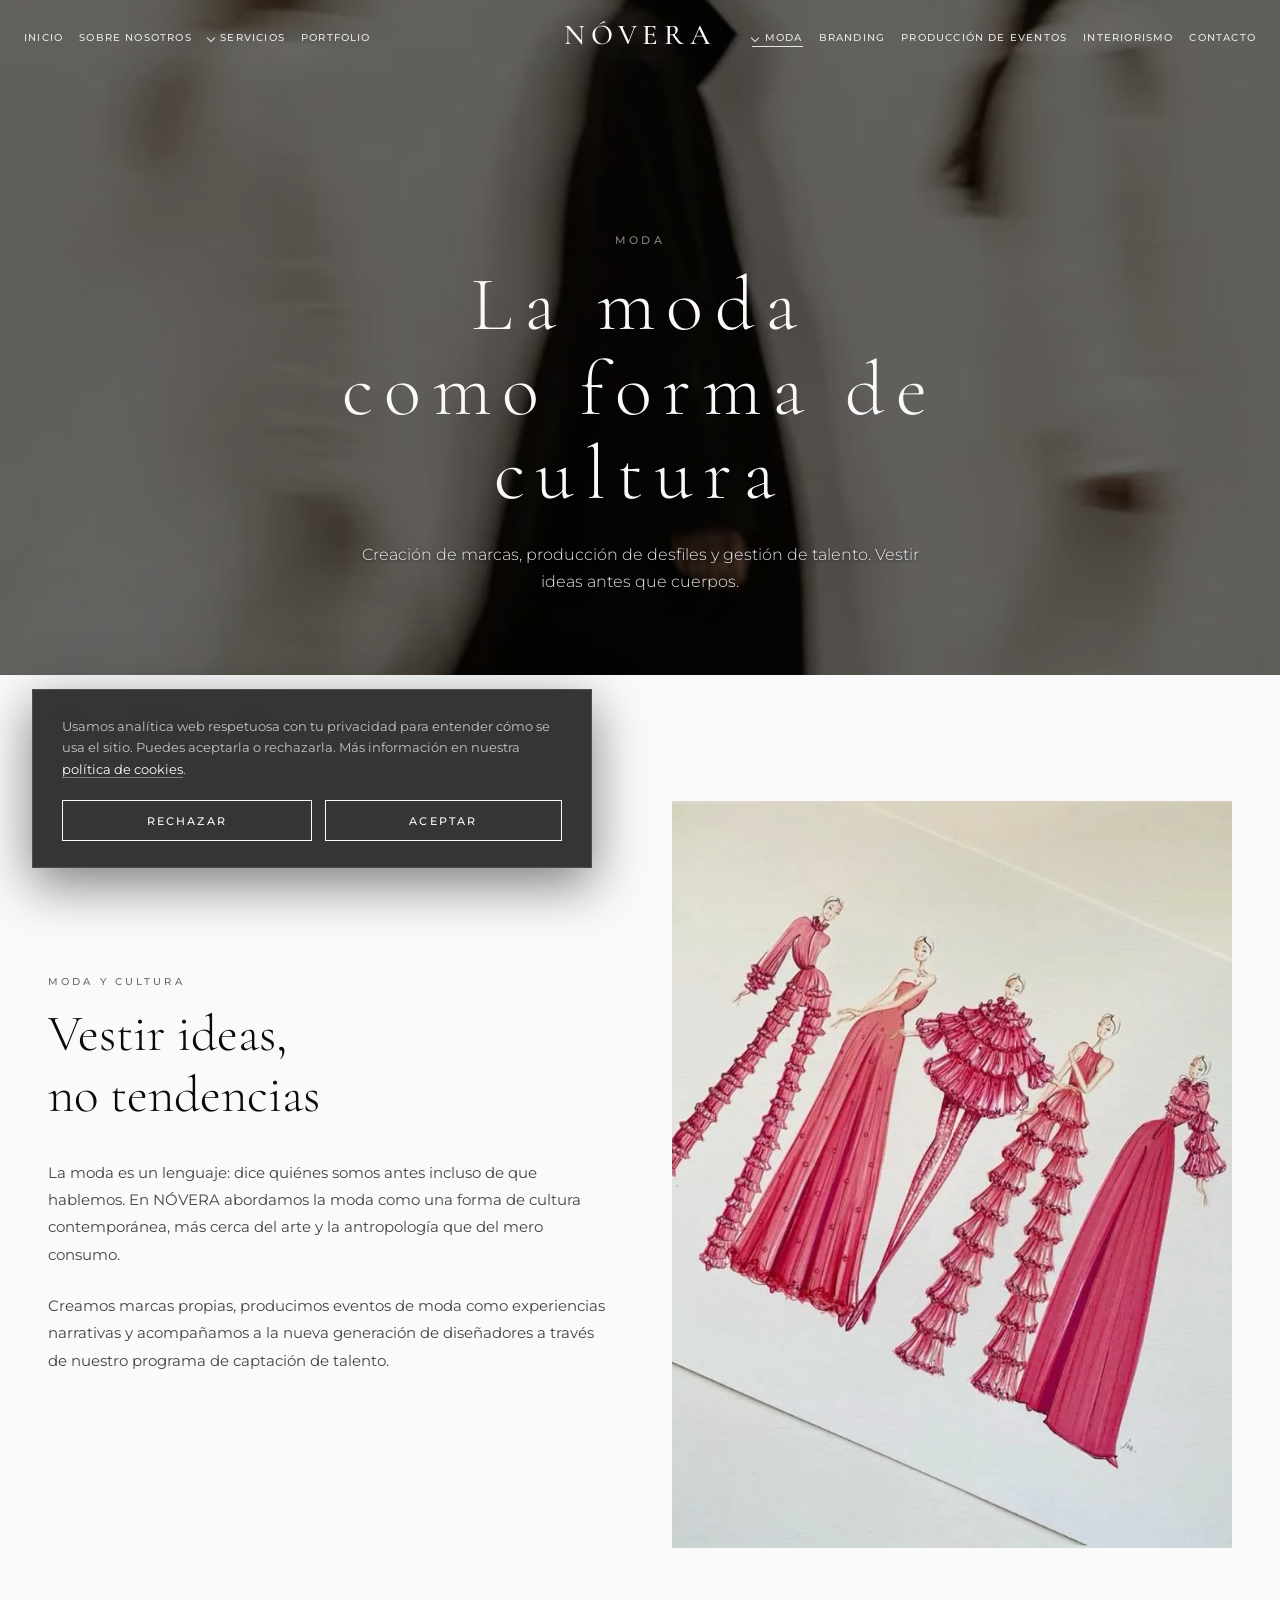
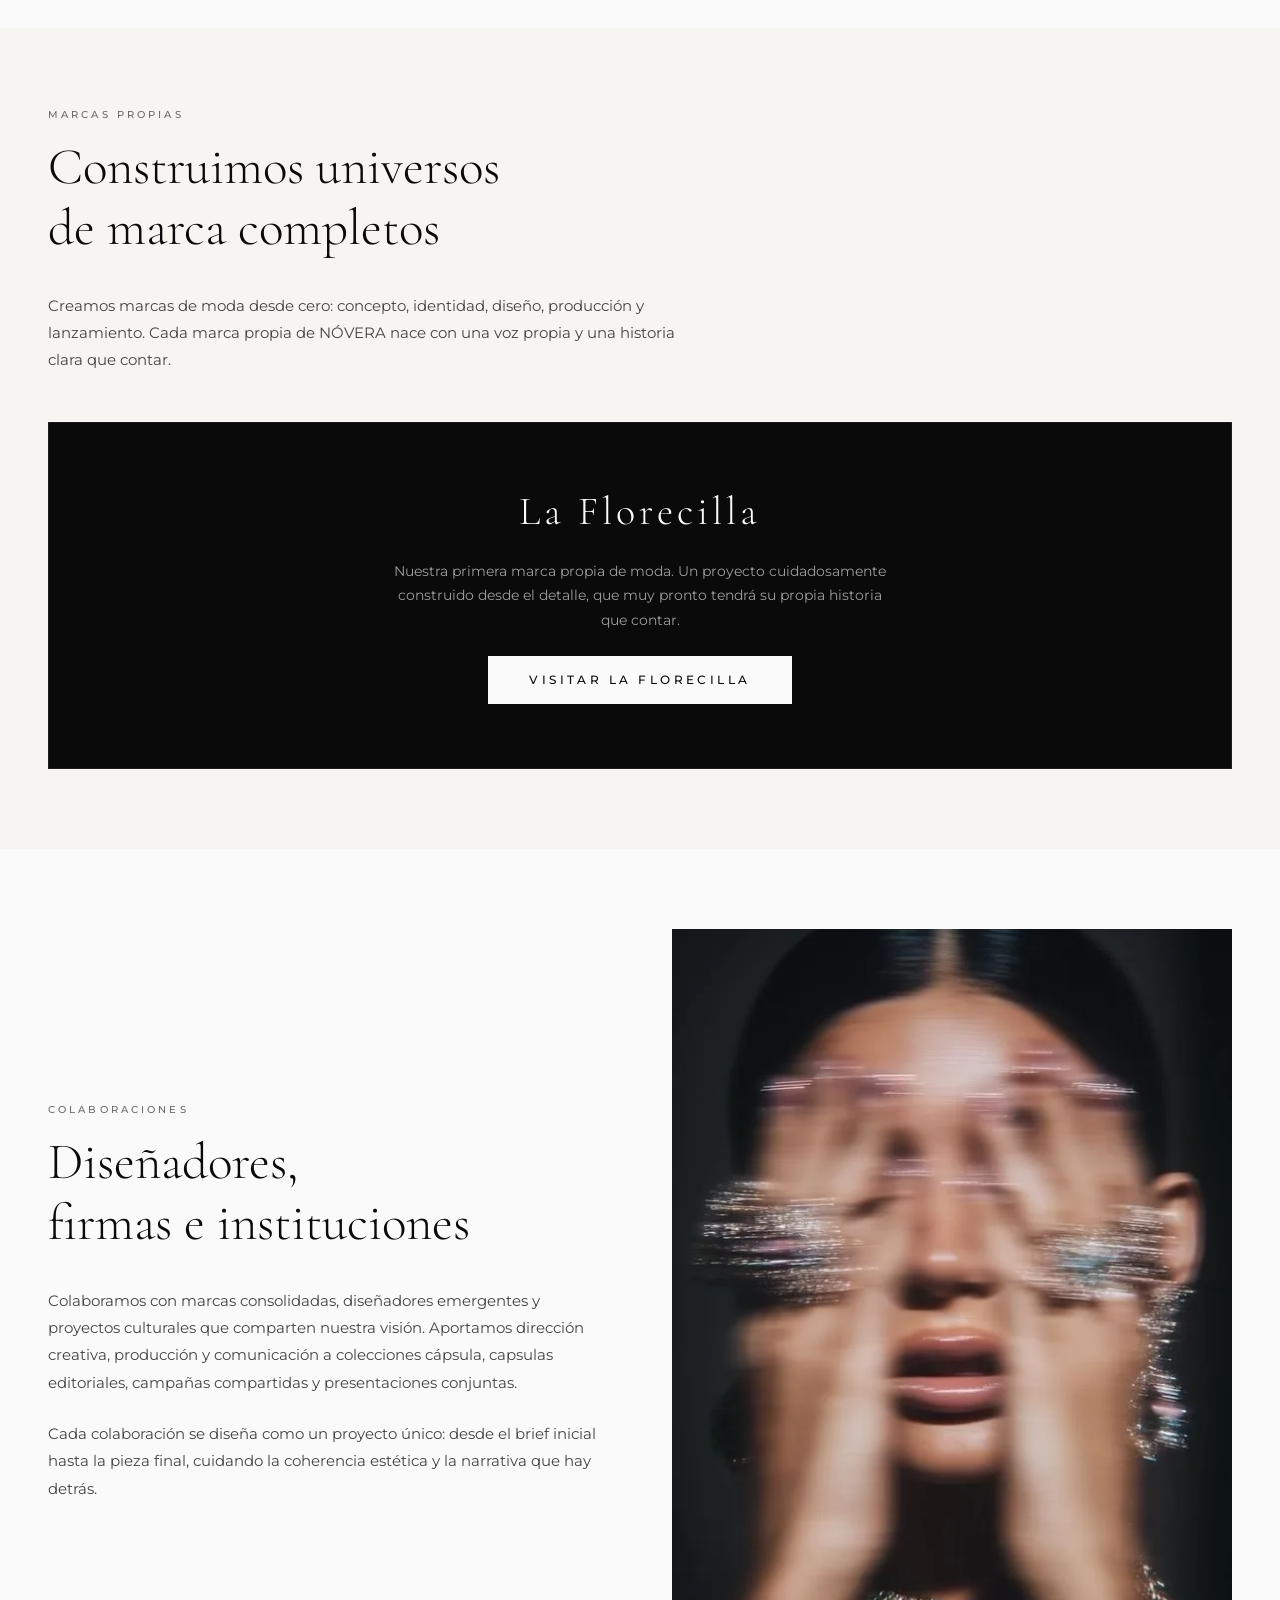
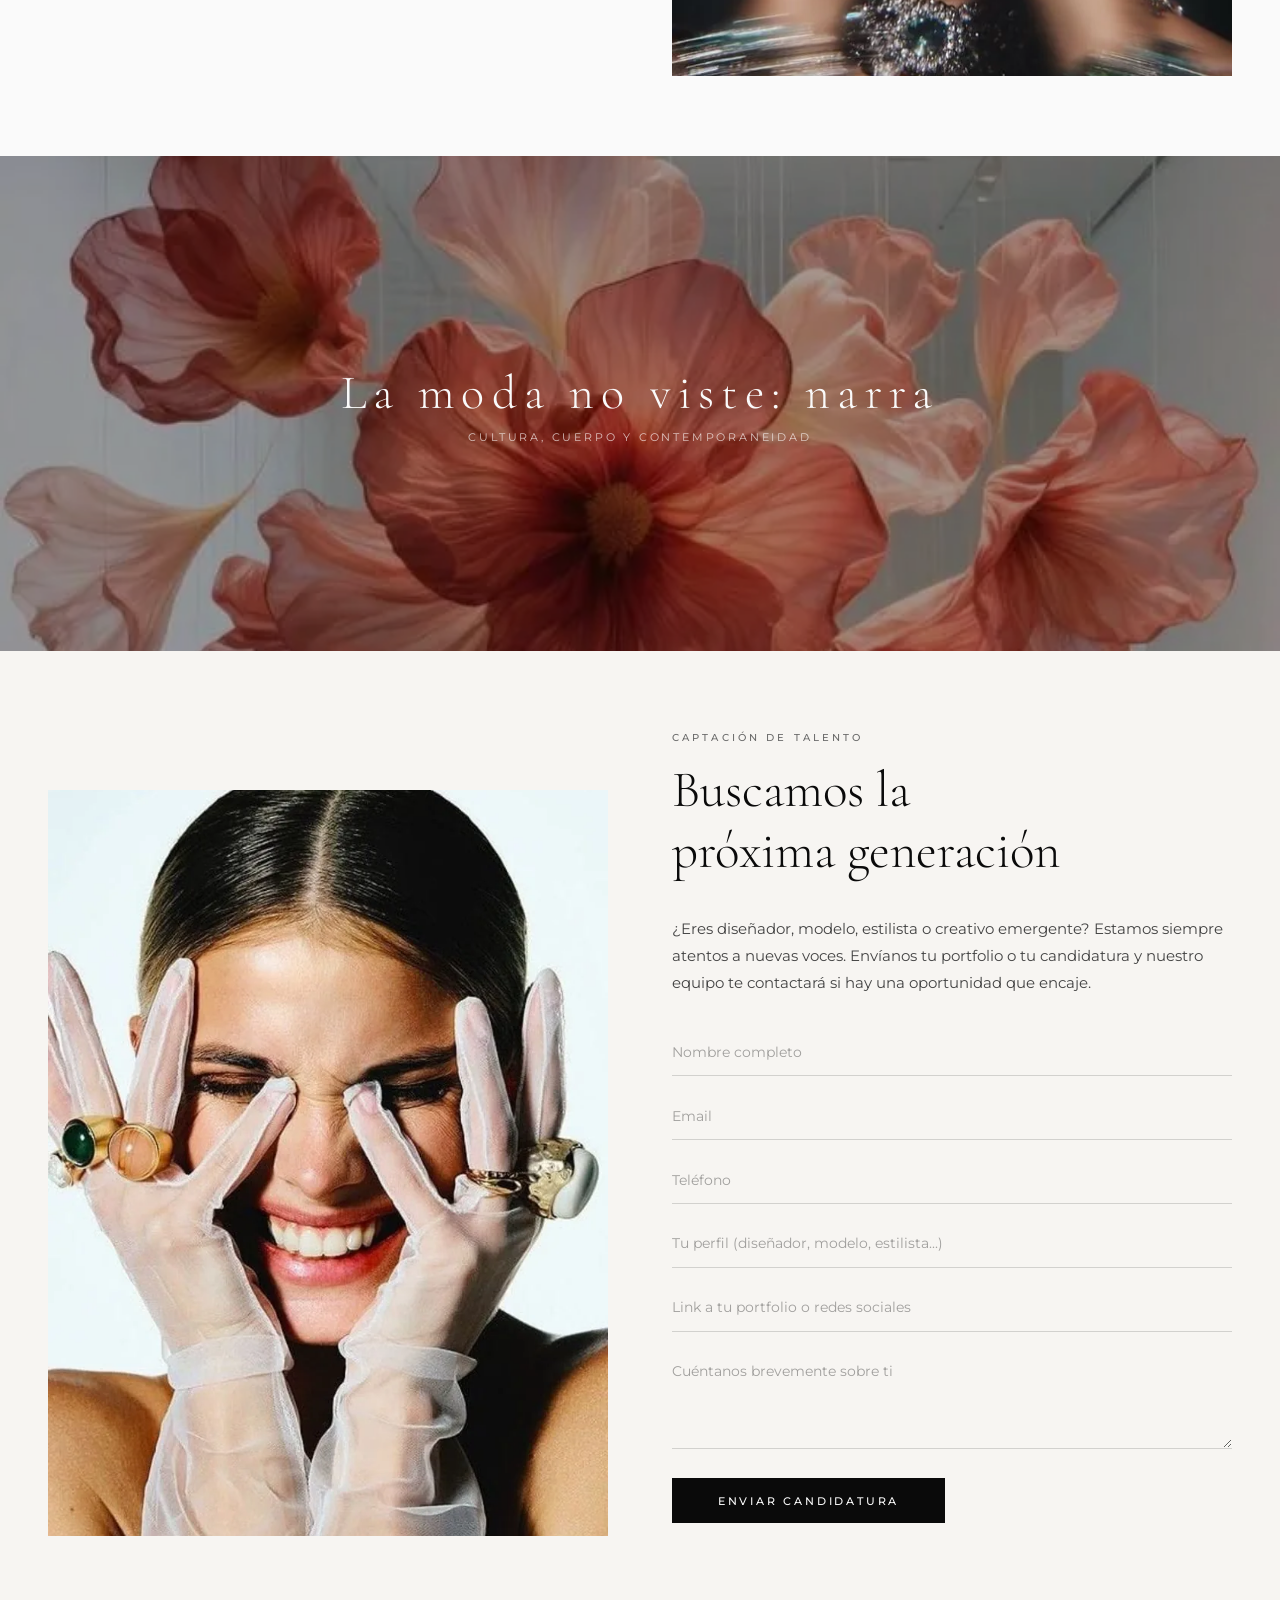
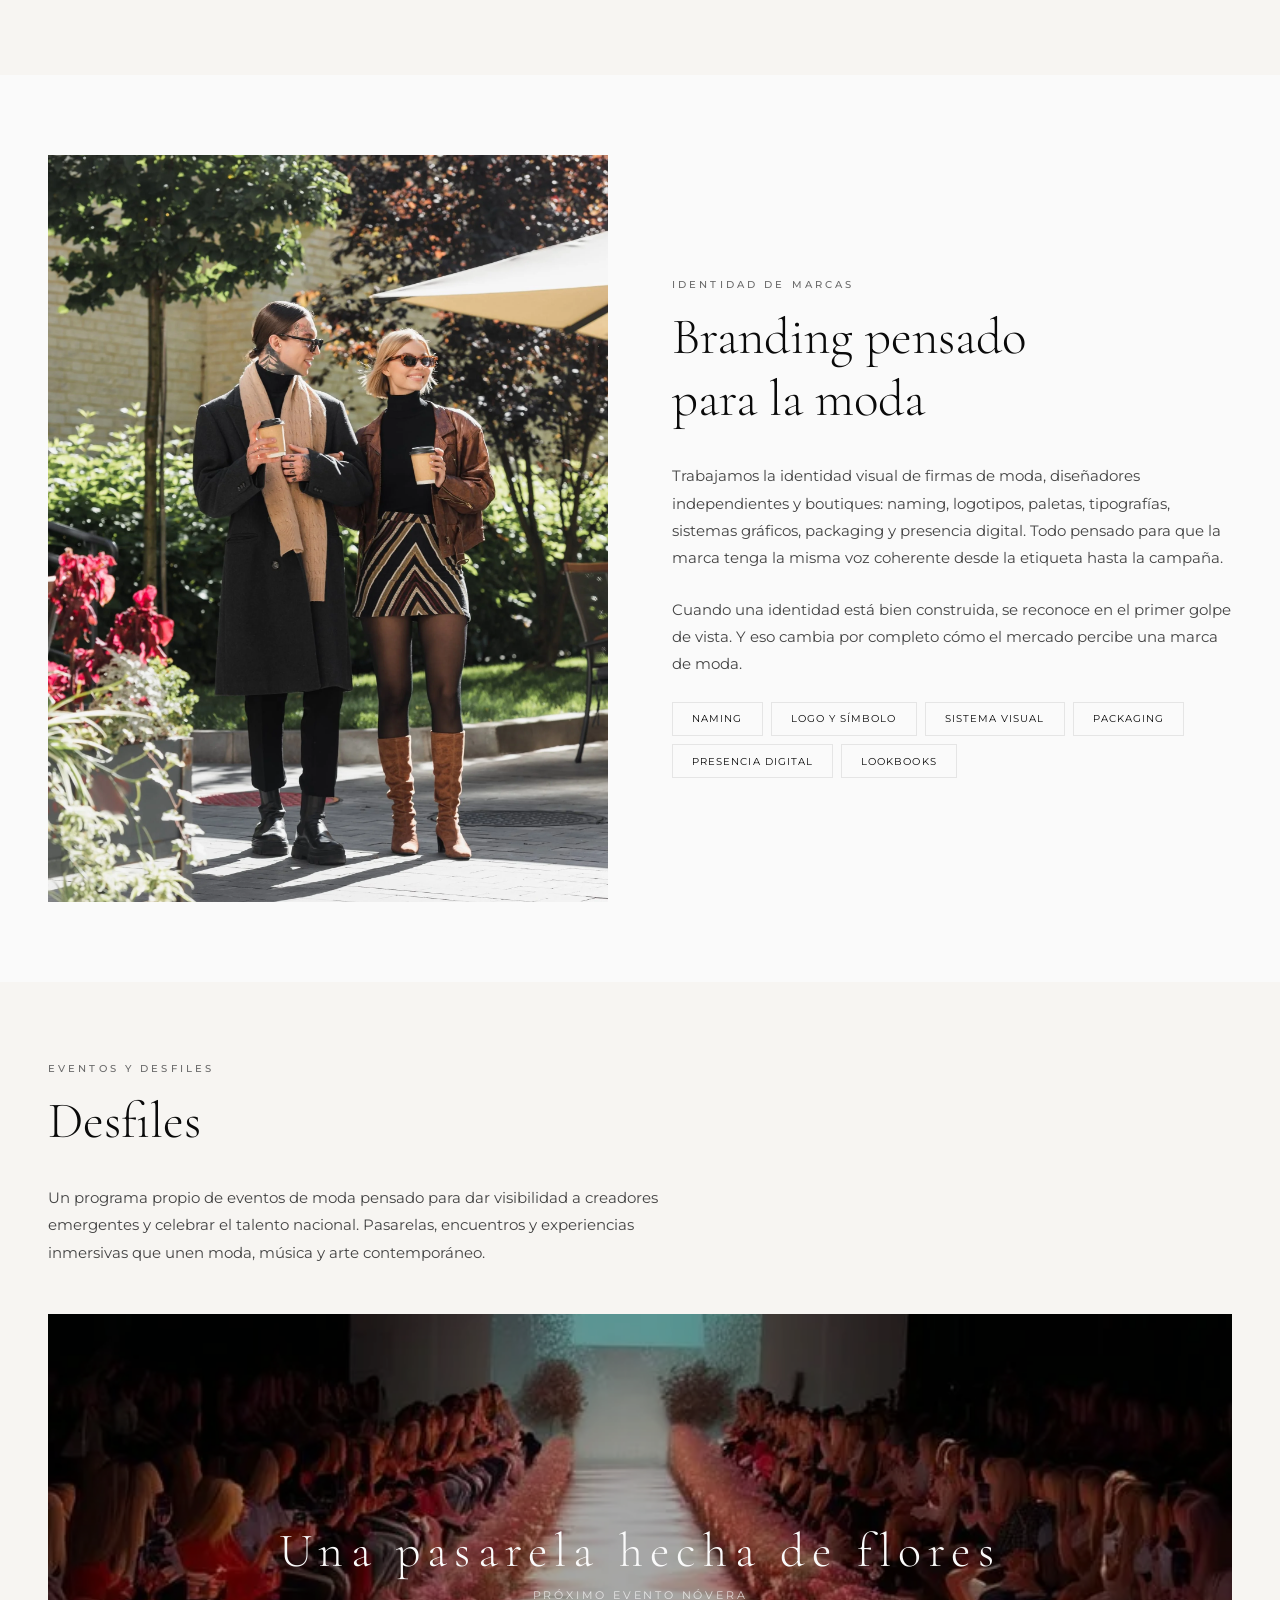
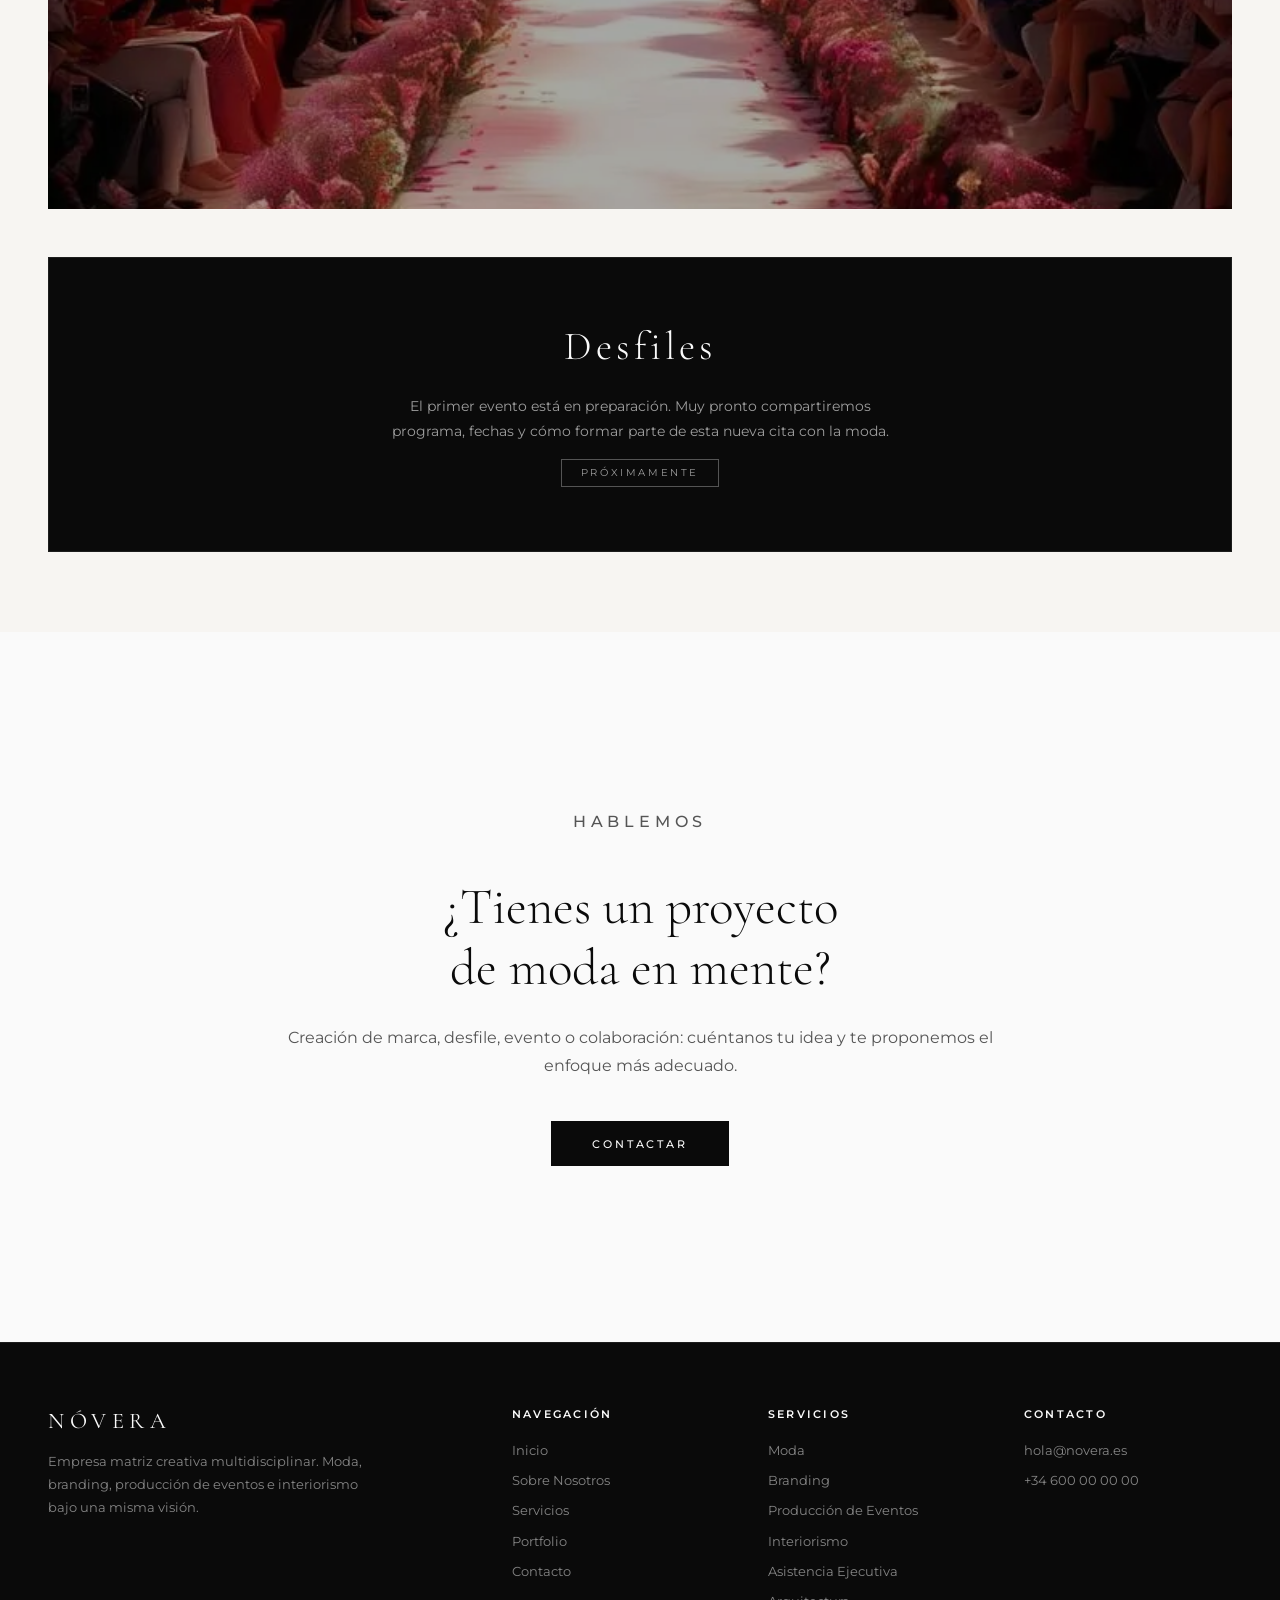
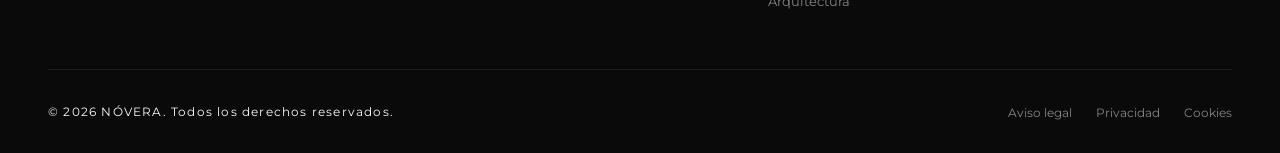
<file: moda.html>
<!DOCTYPE html>
<html lang="es">
<head>
  <!-- Metadatos: codificación, viewport, SEO y tarjetas para redes sociales (Open Graph / Twitter) -->
  <!-- Metadata: encoding, viewport, SEO and social cards (Open Graph / Twitter) -->
  <meta charset="UTF-8">
  <meta name="viewport" content="width=device-width, initial-scale=1.0">
  <meta name="description" content="Moda NÓVERA — Creaci&oacute;n y producci&oacute;n de marcas, organizaci&oacute;n de desfiles y eventos de moda, formaci&oacute;n y captaci&oacute;n de nuevos talentos.">
  <meta property="og:type" content="website">
  <meta property="og:site_name" content="NÓVERA">
  <meta property="og:locale" content="es_ES">
  <meta property="og:title" content="Moda — NÓVERA">
  <meta property="og:description" content="Moda NÓVERA — Creación y producción de marcas, organización de desfiles y eventos de moda, formación y captación de nuevos talentos.">
  <meta property="og:url" content="https://ejemplo.danimefle.com/moda.html">
  <meta property="og:image" content="https://ejemplo.danimefle.com/assets/img/og-novera.jpg">
  <meta property="og:image:width" content="1200">
  <meta property="og:image:height" content="630">
  <meta property="og:image:alt" content="NÓVERA — estudio creativo multidisciplinar">
  <meta name="twitter:card" content="summary_large_image">
  <meta name="twitter:title" content="Moda — NÓVERA">
  <meta name="twitter:description" content="Moda NÓVERA — Creación y producción de marcas, organización de desfiles y eventos de moda, formación y captación de nuevos talentos.">
  <meta name="twitter:image" content="https://ejemplo.danimefle.com/assets/img/og-novera.jpg">
  <link rel="canonical" href="https://ejemplo.danimefle.com/moda.html">
  <!-- Datos estructurados JSON-LD (Schema.org, tipo Organization) para buscadores -->
  <!-- JSON-LD structured data (Schema.org, type Organization) for search engines -->
  <script type="application/ld+json">
  {
    "@context": "https://schema.org",
    "@type": "Organization",
    "name": "NÓVERA",
    "url": "https://ejemplo.danimefle.com",
    "logo": "https://ejemplo.danimefle.com/assets/favicon.svg",
    "description": "Empresa matriz creativa multidisciplinar. Moda, Branding, Producción de Eventos, Interiorismo, Asistencia Ejecutiva y Arquitectura.",
    "email": "hola@novera.es",
    "address": {
      "@type": "PostalAddress",
      "addressLocality": "Madrid",
      "addressCountry": "ES"
    }
  }
  </script>
  <!-- Título de la pestaña, iconos y hoja de estilos -->
  <!-- Tab title, icons and stylesheet -->
  <title>Moda — NÓVERA</title>
  <link rel="icon" type="image/svg+xml" href="assets/favicon.svg">
  <!-- Metadatos SEO adicionales: autor de la web y color de tema para navegadores móviles -->
  <!-- Additional SEO metadata: site author and theme color for mobile browsers -->
  <meta name="author" content="NÓVERA">
  <meta name="theme-color" content="#0a0a0a">
  <!-- Precarga de las fuentes principales (Montserrat y Cormorant Garamond, subconjunto latino) para que el texto salga con ellas desde el primer pintado -->
  <!-- Preload the main fonts (Montserrat and Cormorant Garamond, Latin subset) so text renders with them from the first paint -->
  <link rel="preload" href="assets/fonts/JTUSjIg1_i6t8kCHKm459Wlhyw.woff2" as="font" type="font/woff2" crossorigin>
  <link rel="preload" href="assets/fonts/co3bmX5slCNuHLi8bLeY9MK7whWMhyjYqXtK.woff2" as="font" type="font/woff2" crossorigin>
  <link rel="stylesheet" href="assets/style.css">
  <meta name="robots" content="index, follow">
  <link rel="apple-touch-icon" href="assets/apple-touch-icon.png">
  <link rel="icon" type="image/png" sizes="32x32" href="assets/favicon-32.png">
  <link rel="manifest" href="site.webmanifest">
</head>
<body>

  <!-- Enlace de salto al contenido principal para usuarios de teclado y lectores de pantalla -->
  <!-- Skip link to the main content for keyboard and screen reader users -->
  <a href="#main" class="skip-link">Saltar al contenido</a>

  <!-- Loader decorativo: oculto a tecnologías de asistencia -->
  <!-- Decorative loader: hidden from assistive technologies -->
  <div id="loader" aria-hidden="true"><span>NÓVERA</span></div>

  <!-- Cabecera: navegación principal (enlaces a la izquierda, logo al centro, enlaces a la derecha); el botón hamburguesa abre el menú móvil -->
  <!-- Header: main navigation (links on the left, logo in the center, links on the right); the hamburger button opens the mobile menu -->
  <header>
            <nav id="mainNav" data-transparent="true" aria-label="Navegación principal">
    <ul class="nav-links nav-links-left">
      <li><a href="index.html">Inicio</a></li>
      <li><a href="sobre-nosotros.html">Sobre Nosotros</a></li>
      <li class="has-dropdown">
        <a href="servicios.html" class="dropdown-toggle">Servicios</a>
        <ul class="dropdown">
          <li><a href="servicios.html">Ver todos</a></li>
          <li><a href="moda.html">Moda</a></li>
          <li><a href="branding.html">Branding</a></li>
          <li><a href="event-producer.html">Producci&oacute;n de Eventos</a></li>
          <li><a href="interiorismo.html">Interiorismo</a></li>
          <li><a href="asistencia-ejecutiva.html">Asistencia Ejecutiva</a></li>
          <li><a href="arquitectura.html">Arquitectura</a></li>
        </ul>
      </li>
      <li><a href="portfolio.html">Portfolio</a></li>
    </ul>
    <a href="index.html" class="logo">NÓVERA</a>
    <ul class="nav-links nav-links-right">
      <li class="has-dropdown">
        <a href="moda.html" class="dropdown-toggle">Moda</a>
        <ul class="dropdown">
          <li><a href="moda.html#marcas-propias">Marcas propias</a></li>
          <li><a href="moda.html#colaboraciones">Colaboraciones</a></li>
          <li><a href="moda.html#talento">Talento</a></li>
          <li><a href="moda.html#identidad">Identidad de marcas</a></li>
        </ul>
      </li>
      <li><a href="branding.html">Branding</a></li>
      <li><a href="event-producer.html">Producci&oacute;n de Eventos</a></li>
      <li><a href="interiorismo.html">Interiorismo</a></li>
      <li><a href="contacto.html">Contacto</a></li>
    </ul>
    <button class="hamburger" id="hamburger" type="button" aria-label="Abrir menú" aria-expanded="false" aria-controls="mobileMenu"><span></span><span></span><span></span></button>
  </nav>
  </header>

        <!-- Menú móvil a pantalla completa (script.js añade el botón de cierre y gestiona el foco) -->
        <!-- Full-screen mobile menu (script.js adds the close button and manages focus) -->
        <div class="mobile-menu" id="mobileMenu" role="navigation" aria-label="Menú móvil">
    <a href="index.html">Inicio</a>
    <a href="sobre-nosotros.html">Sobre Nosotros</a>
    <a href="servicios.html">Servicios</a>
    <a href="portfolio.html">Portfolio</a>
    <a href="moda.html">Moda</a>
    <a href="branding.html">Branding</a>
    <a href="event-producer.html">Producci&oacute;n de Eventos</a>
    <a href="interiorismo.html">Interiorismo</a>
    <a href="asistencia-ejecutiva.html">Asistencia Ejecutiva</a>
    <a href="arquitectura.html">Arquitectura</a>
    <a href="contacto.html">Contacto</a>
  </div>

  <!-- Contenido principal de la página (landmark main para accesibilidad) -->
  <!-- Main page content (main landmark for accessibility) -->
  <main id="main">

  <!-- Cabecera de la página con imagen de fondo -->
  <!-- Page header with a background image -->
  <section class="page-hero">
    <div class="hero-bg" role="img" aria-label="Imagen de cabecera: editorial de moda en blanco y negro" style="background-image:url('assets/img/moda/moda-24-editorial-bw.webp')"></div>
    <div class="page-hero-content">
      <p class="kicker">Moda</p>
      <h1>La moda<br>como forma de cultura</h1>
      <p class="subtitle">Creaci&oacute;n de marcas, producci&oacute;n de desfiles y gesti&oacute;n de talento. Vestir ideas antes que cuerpos.</p>
    </div>
  </section>

  <!-- Ruta de navegación (breadcrumb) -->
  <!-- Breadcrumb trail -->
  <nav class="breadcrumb" aria-label="Ruta de navegación"><a href="index.html">Inicio</a> <span>/</span> <a href="servicios.html">Servicios</a> <span>/</span> Moda</nav>

  <!-- Presentación: moda y cultura, texto e imagen en dos columnas -->
  <!-- Intro: fashion and culture, text and image in two columns -->
  <section>
    <div class="container">
      <div class="two-col">
        <div>
          <p class="section-label reveal">Moda y cultura</p>
          <h2 class="section-title reveal">Vestir ideas,<br>no tendencias</h2>
          <p class="section-text reveal">La moda es un lenguaje: dice qui&eacute;nes somos antes incluso de que hablemos. En NÓVERA abordamos la moda como una forma de cultura contempor&aacute;nea, m&aacute;s cerca del arte y la antropolog&iacute;a que del mero consumo.</p>
          <p class="section-text reveal">Creamos marcas propias, producimos eventos de moda como experiencias narrativas y acompa&ntilde;amos a la nueva generaci&oacute;n de dise&ntilde;adores a trav&eacute;s de nuestro programa de captaci&oacute;n de talento.</p>
        </div>
        <div class="two-col-image reveal" role="img" aria-label="Ilustraciones de moda" style="background-image:url('assets/img/moda/moda-23-ilustraciones.webp')"></div>
      </div>
    </div>
  </section>

  <!-- Marcas propias: La Florecilla -->
  <!-- Own brands: La Florecilla -->
  <section id="marcas-propias" class="bg-light" style="scroll-margin-top: 100px;">
    <div class="container">
      <p class="section-label reveal">Marcas propias</p>
      <h2 class="section-title reveal">Construimos universos<br>de marca completos</h2>
      <p class="section-text reveal">Creamos marcas de moda desde cero: concepto, identidad, dise&ntilde;o, producci&oacute;n y lanzamiento. Cada marca propia de NÓVERA nace con una voz propia y una historia clara que contar.</p>
    </div>
    <div class="container reveal" style="margin-top:3rem;">
      <div class="coming-soon-card">
        <div class="cs-logo">La Florecilla</div>
        <p class="cs-desc">Nuestra primera marca propia de moda. Un proyecto cuidadosamente construido desde el detalle, que muy pronto tendr&aacute; su propia historia que contar.</p>
        <button type="button" class="cs-btn" data-open-florecilla>Visitar La Florecilla</button>
      </div>
    </div>
  </section>

  <!-- Modal a pantalla completa «Próximamente» de La Florecilla (lo abre el botón de Marcas propias; lo gestiona script.js) -->
  <!-- Full-screen "Coming soon" modal for La Florecilla (opened by the Own brands button; handled by script.js) -->
  <div id="florecillaModal" class="fl-modal" role="dialog" aria-hidden="true">
    <button type="button" class="fl-close" aria-label="Cerrar" data-close-florecilla>&times;</button>
    <div class="fl-modal-inner">
      <div class="fl-modal-bg" role="img" aria-label="Detalle floral en tonos rosa" style="background-image:url('assets/img/extra/extra-15-rosa.webp')"></div>
      <div class="fl-modal-content">
        <p class="fl-brand">La Florecilla</p>
        <h2 class="fl-title">COMING<br>SOON</h2>
        <p class="fl-sub">Nuestra primera marca propia de moda.<br>Muy pronto podr&aacute;s descubrirla.</p>
      </div>
    </div>
  </div>

  <!-- Colaboraciones -->
  <!-- Collaborations -->
  <section id="colaboraciones" style="scroll-margin-top: 100px;">
    <div class="container">
      <div class="two-col">
        <div class="reveal">
          <p class="section-label">Colaboraciones</p>
          <h2 class="section-title">Dise&ntilde;adores,<br>firmas e instituciones</h2>
          <p class="section-text">Colaboramos con marcas consolidadas, dise&ntilde;adores emergentes y proyectos culturales que comparten nuestra visi&oacute;n. Aportamos direcci&oacute;n creativa, producci&oacute;n y comunicaci&oacute;n a colecciones c&aacute;psula, capsulas editoriales, campa&ntilde;as compartidas y presentaciones conjuntas.</p>
          <p class="section-text">Cada colaboraci&oacute;n se dise&ntilde;a como un proyecto &uacute;nico: desde el brief inicial hasta la pieza final, cuidando la coherencia est&eacute;tica y la narrativa que hay detr&aacute;s.</p>
        </div>
        <div class="two-col-image reveal" role="img" aria-label="Joyería con efecto glitch" style="background-image:url('assets/img/moda/moda-36-joyeria-glitch2.webp')"></div>
      </div>
    </div>
  </section>

  <!-- Franja de imagen a ancho completo con frase -->
  <!-- Full-width image strip with a tagline -->
  <div class="image-break" style="background-image:url('assets/img/extra/extra-18-flores-escultura.webp')">
    <div class="image-break-text">
      <h3>La moda no viste: narra</h3>
      <p>Cultura, cuerpo y contemporaneidad</p>
    </div>
  </div>

  <!-- Captación de talento con formulario -->
  <!-- Talent scouting with a form -->
  <section id="talento" class="bg-light" style="scroll-margin-top: 100px;">
    <div class="container">
      <div class="two-col">
        <div class="two-col-image reveal" role="img" aria-label="Detalle de anillos y guantes de moda" style="background-image:url('assets/img/moda/moda-37-anillos-guantes2.webp')"></div>
        <div class="reveal">
          <p class="section-label">Captaci&oacute;n de talento</p>
          <h2 class="section-title">Buscamos la<br>pr&oacute;xima generaci&oacute;n</h2>
          <p class="section-text">&iquest;Eres dise&ntilde;ador, modelo, estilista o creativo emergente? Estamos siempre atentos a nuevas voces. Env&iacute;anos tu portfolio o tu candidatura y nuestro equipo te contactar&aacute; si hay una oportunidad que encaje.</p>
          <!-- Formulario de candidatura (demo, sin backend): cada campo lleva aria-label porque no tiene etiqueta visible -->
          <!-- Application form (demo, no backend): each field has an aria-label because it has no visible label -->
          <form class="contact-form-simple reveal" aria-label="Formulario de candidatura de talento" style="margin-top: 2rem;">
            <input type="text" name="nombre" placeholder="Nombre completo" aria-label="Nombre completo" required aria-required="true">
            <input type="email" name="email" placeholder="Email" aria-label="Email" required aria-required="true">
            <input type="tel" name="telefono" placeholder="Tel&eacute;fono" aria-label="Teléfono">
            <input type="text" name="perfil" placeholder="Tu perfil (dise&ntilde;ador, modelo, estilista...)" aria-label="Tu perfil (diseñador, modelo, estilista...)" required aria-required="true">
            <input type="url" name="portfolio" placeholder="Link a tu portfolio o redes sociales" aria-label="Enlace a tu portfolio o redes sociales">
            <textarea name="mensaje" rows="4" placeholder="Cu&eacute;ntanos brevemente sobre ti" aria-label="Cuéntanos brevemente sobre ti" required aria-required="true"></textarea>
            <button type="submit">Enviar candidatura</button>
            <p class="form-status" role="status" aria-live="polite"></p>
        </form>
        </div>
      </div>
    </div>
  </section>

  <!-- Identidad de marcas (branding para firmas de moda) -->
  <!-- Brand identity (branding for fashion labels) -->
  <section id="identidad" style="scroll-margin-top: 100px;">
    <div class="container">
      <div class="two-col reverse">
        <div class="reveal">
          <p class="section-label">Identidad de marcas</p>
          <h2 class="section-title">Branding pensado<br>para la moda</h2>
          <p class="section-text">Trabajamos la identidad visual de firmas de moda, dise&ntilde;adores independientes y boutiques: naming, logotipos, paletas, tipograf&iacute;as, sistemas gr&aacute;ficos, packaging y presencia digital. Todo pensado para que la marca tenga la misma voz coherente desde la etiqueta hasta la campa&ntilde;a.</p>
          <p class="section-text">Cuando una identidad est&aacute; bien construida, se reconoce en el primer golpe de vista. Y eso cambia por completo c&oacute;mo el mercado percibe una marca de moda.</p>
          <div class="tag-list reveal">
            <span class="tag">Naming</span>
            <span class="tag">Logo y s&iacute;mbolo</span>
            <span class="tag">Sistema visual</span>
            <span class="tag">Packaging</span>
            <span class="tag">Presencia digital</span>
            <span class="tag">Lookbooks</span>
          </div>
        </div>
        <div class="two-col-image reveal" role="img" aria-label="Bocetos de diseño de moda" style="background-image:url('assets/img/moda/moda-25-bocetos.webp')"></div>
      </div>
    </div>
  </section>

  <!-- Eventos (desfiles): próximamente -->
  <!-- Events (runway shows): coming soon -->
  <section class="bg-light">
    <div class="container">
      <p class="section-label reveal">Eventos y desfiles</p>
      <h2 class="section-title reveal">Desfiles</h2>
      <p class="section-text reveal">Un programa propio de eventos de moda pensado para dar visibilidad a creadores emergentes y celebrar el talento nacional. Pasarelas, encuentros y experiencias inmersivas que unen moda, m&uacute;sica y arte contempor&aacute;neo.</p>
    </div>
    <!-- Imagen de pasarela con tarjeta «Próximamente» -->
    <!-- Runway image with a "Coming soon" card -->
    <div class="image-break reveal" style="background-image:url('assets/img/eventos/eventos-14-pasarela-flores.webp'); margin-top:3rem;">
      <div class="image-break-text">
        <h3>Una pasarela hecha de flores</h3>
        <p>Pr&oacute;ximo evento NÓVERA</p>
      </div>
    </div>
    <div class="container reveal" style="margin-top:3rem;">
      <div class="coming-soon-card">
        <div class="cs-logo">Desfiles</div>
        <p class="cs-desc">El primer evento est&aacute; en preparaci&oacute;n. Muy pronto compartiremos programa, fechas y c&oacute;mo formar parte de esta nueva cita con la moda.</p>
        <span class="cs-badge">Pr&oacute;ximamente</span>
      </div>
    </div>
  </section>

  <!-- Llamada a la acción: invitación a contactar -->
  <!-- Call to action: invitation to get in touch -->
  <section>
    <div class="cta-block">
      <p class="section-label">Hablemos</p>
      <h2 class="section-title">&iquest;Tienes un proyecto<br>de moda en mente?</h2>
      <p>Creaci&oacute;n de marca, desfile, evento o colaboraci&oacute;n: cu&eacute;ntanos tu idea y te proponemos el enfoque m&aacute;s adecuado.</p>
      <a href="contacto.html" class="btn btn-dark">Contactar</a>
    </div>
  </section>

  </main>
  <!-- Fin del contenido principal -->
  <!-- End of main content -->

  <!-- Pie: marca, enlaces de navegación y servicios, contacto y enlaces legales -->
  <!-- Footer: brand, navigation and service links, contact details and legal links -->
  <footer>
    <div class="footer-top">
      <div class="footer-brand">
        <span class="footer-logo">NÓVERA</span>
        <p>Empresa matriz creativa multidisciplinar. Moda, branding, producci&oacute;n de eventos e interiorismo bajo una misma visi&oacute;n.</p>
      </div>
      <div class="footer-col"><h2>Navegaci&oacute;n</h2><ul><li><a href="index.html">Inicio</a></li><li><a href="sobre-nosotros.html">Sobre Nosotros</a></li><li><a href="servicios.html">Servicios</a></li><li><a href="portfolio.html">Portfolio</a></li><li><a href="contacto.html">Contacto</a></li></ul></div>
      <div class="footer-col"><h2>Servicios</h2><ul><li><a href="moda.html">Moda</a></li><li><a href="branding.html">Branding</a></li><li><a href="event-producer.html">Producci&oacute;n de Eventos</a></li><li><a href="interiorismo.html">Interiorismo</a></li><li><a href="asistencia-ejecutiva.html">Asistencia Ejecutiva</a></li><li><a href="arquitectura.html">Arquitectura</a></li></ul></div>
      <div class="footer-col"><h2>Contacto</h2><ul><li><a href="mailto:hola@novera.es">hola@novera.es</a></li><li><a href="tel:+34600000000">+34 600 00 00 00</a></li></ul></div>
    </div>
    <div class="footer-bottom">
      <p>&copy; 2026 NÓVERA. Todos los derechos reservados.</p>
      <ul class="footer-links"><li><a href="aviso-legal.html">Aviso legal</a></li><li><a href="politica-privacidad.html">Privacidad</a></li><li><a href="politica-cookies.html">Cookies</a></li></ul>
    </div>
  </footer>

  <!-- Banner de consentimiento de cookies/analítica (conforme a la guía de la AEPD); script.js lo muestra y guarda la decisión -->
  <!-- Cookie/analytics consent banner (per the AEPD guidelines); script.js shows it and stores the choice -->
  <div id="cookieBanner" class="cookie-banner" role="dialog" aria-live="polite" aria-label="Aviso de cookies" hidden>
    <div class="cookie-banner-inner">
      <p class="cookie-text">Usamos analítica web respetuosa con tu privacidad para entender cómo se usa el sitio. Puedes aceptarla o rechazarla. Más información en nuestra <a href="politica-cookies.html">política de cookies</a>.</p>
      <div class="cookie-actions">
        <button type="button" class="btn-cookie btn-cookie-reject" data-cookie-action="rejected">Rechazar</button>
        <button type="button" class="btn-cookie btn-cookie-accept" data-cookie-action="accepted">Aceptar</button>
      </div>
    </div>
  </div>
  <!-- Script principal: loader, menú, slider, lightbox, cookies y formularios de demo -->
  <!-- Main script: loader, menu, slider, lightbox, cookies and demo forms -->
  <script src="assets/script.js"></script>
</body>
</html>
</file>
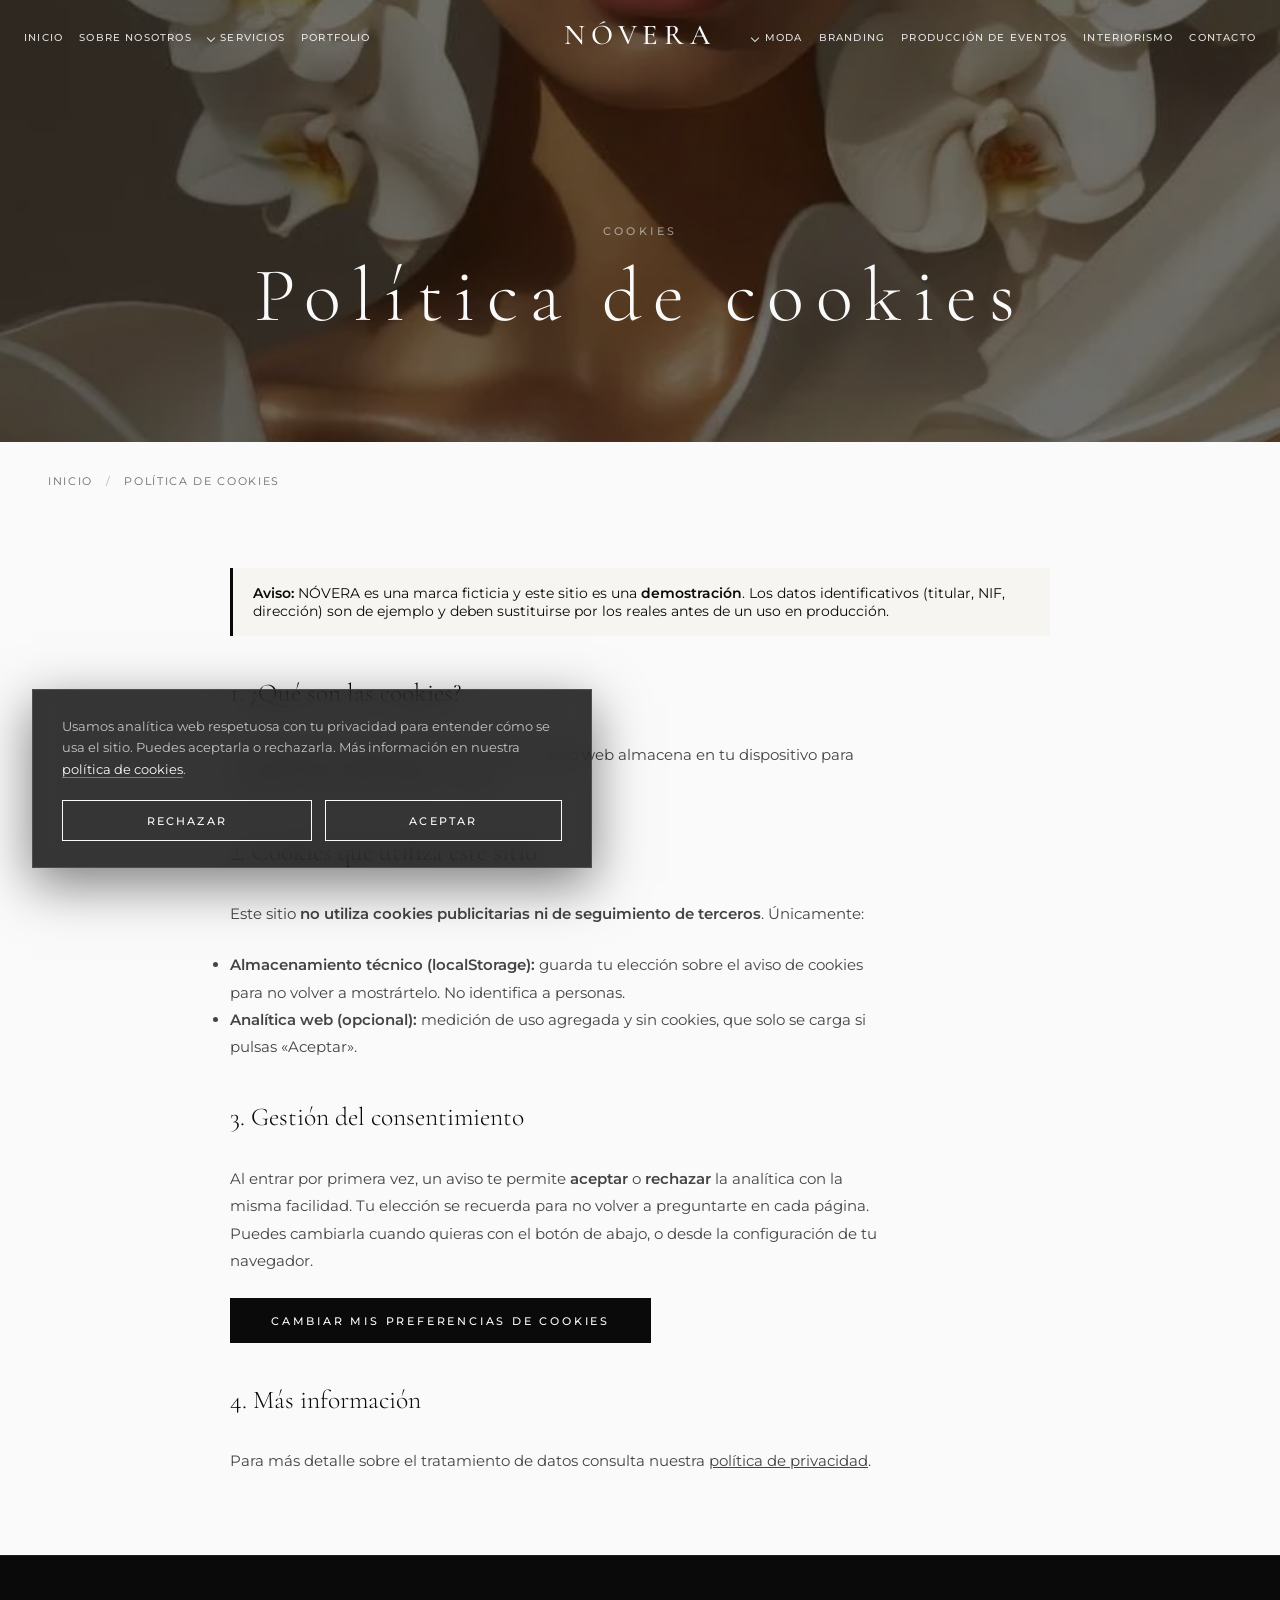
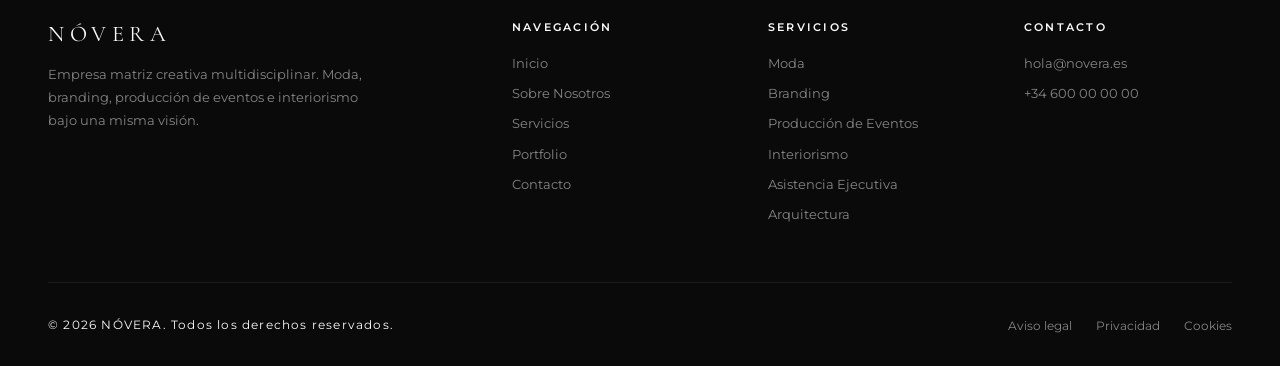
<file: politica-cookies.html>
<!DOCTYPE html>
<html lang="es">
<head>
  <!-- Metadatos: codificación, viewport, SEO y tarjetas para redes sociales (Open Graph / Twitter) -->
  <!-- Metadata: encoding, viewport, SEO and social cards (Open Graph / Twitter) -->
  <meta charset="UTF-8">
  <meta name="viewport" content="width=device-width, initial-scale=1.0">
  <meta name="description" content="Política de cookies de NÓVERA — uso de cookies y analítica conforme a la guía de la AEPD.">
  <meta name="robots" content="index, follow">
  <meta property="og:type" content="website">
  <meta property="og:site_name" content="NÓVERA">
  <meta property="og:locale" content="es_ES">
  <meta property="og:title" content="Política de cookies — NÓVERA">
  <meta property="og:description" content="Política de cookies de NÓVERA — uso de cookies y analítica conforme a la guía de la AEPD.">
  <meta property="og:url" content="https://ejemplo.danimefle.com/politica-cookies.html">
  <meta property="og:image" content="https://ejemplo.danimefle.com/assets/img/og-novera.jpg">
  <meta property="og:image:width" content="1200">
  <meta property="og:image:height" content="630">
  <meta property="og:image:alt" content="NÓVERA — estudio creativo multidisciplinar">
  <meta name="twitter:card" content="summary_large_image">
  <meta name="twitter:title" content="Política de cookies — NÓVERA">
  <meta name="twitter:description" content="Política de cookies de NÓVERA — uso de cookies y analítica conforme a la guía de la AEPD.">
  <meta name="twitter:image" content="https://ejemplo.danimefle.com/assets/img/og-novera.jpg">
  <link rel="canonical" href="https://ejemplo.danimefle.com/politica-cookies.html">
  <!-- Datos estructurados JSON-LD (Schema.org, tipo Organization) para buscadores -->
  <!-- JSON-LD structured data (Schema.org, type Organization) for search engines -->
  <script type="application/ld+json">
  {
    "@context": "https://schema.org",
    "@type": "Organization",
    "name": "NÓVERA",
    "url": "https://ejemplo.danimefle.com",
    "logo": "https://ejemplo.danimefle.com/assets/favicon.svg",
    "description": "Empresa matriz creativa multidisciplinar. Moda, Branding, Producción de Eventos, Interiorismo, Asistencia Ejecutiva y Arquitectura.",
    "email": "hola@novera.es",
    "address": {
      "@type": "PostalAddress",
      "addressLocality": "Madrid",
      "addressCountry": "ES"
    }
  }
  </script>
  <!-- Título de la pestaña, iconos y hoja de estilos -->
  <!-- Tab title, icons and stylesheet -->
  <title>Política de cookies — NÓVERA</title>
  <link rel="icon" type="image/svg+xml" href="assets/favicon.svg">
  <!-- Metadatos SEO adicionales: autor de la web y color de tema para navegadores móviles -->
  <!-- Additional SEO metadata: site author and theme color for mobile browsers -->
  <meta name="author" content="NÓVERA">
  <meta name="theme-color" content="#0a0a0a">
  <!-- Precarga de las fuentes principales (Montserrat y Cormorant Garamond, subconjunto latino) para que el texto salga con ellas desde el primer pintado -->
  <!-- Preload the main fonts (Montserrat and Cormorant Garamond, Latin subset) so text renders with them from the first paint -->
  <link rel="preload" href="assets/fonts/JTUSjIg1_i6t8kCHKm459Wlhyw.woff2" as="font" type="font/woff2" crossorigin>
  <link rel="preload" href="assets/fonts/co3bmX5slCNuHLi8bLeY9MK7whWMhyjYqXtK.woff2" as="font" type="font/woff2" crossorigin>
  <link rel="stylesheet" href="assets/style.css">
  <link rel="apple-touch-icon" href="assets/apple-touch-icon.png">
  <link rel="icon" type="image/png" sizes="32x32" href="assets/favicon-32.png">
  <link rel="manifest" href="site.webmanifest">
</head>
<body>

  <!-- Enlace de salto al contenido principal para usuarios de teclado y lectores de pantalla -->
  <!-- Skip link to the main content for keyboard and screen reader users -->
  <a href="#main" class="skip-link">Saltar al contenido</a>

  <!-- Loader decorativo: oculto a tecnologías de asistencia -->
  <!-- Decorative loader: hidden from assistive technologies -->
  <div id="loader" aria-hidden="true"><span>NÓVERA</span></div>

  <!-- Cabecera: navegación principal (enlaces a la izquierda, logo al centro, enlaces a la derecha); el botón hamburguesa abre el menú móvil -->
  <!-- Header: main navigation (links on the left, logo in the center, links on the right); the hamburger button opens the mobile menu -->
  <header>
            <nav id="mainNav" data-transparent="true" aria-label="Navegación principal">
    <ul class="nav-links nav-links-left">
      <li><a href="index.html">Inicio</a></li>
      <li><a href="sobre-nosotros.html">Sobre Nosotros</a></li>
      <li class="has-dropdown">
        <a href="servicios.html" class="dropdown-toggle">Servicios</a>
        <ul class="dropdown">
          <li><a href="servicios.html">Ver todos</a></li>
          <li><a href="moda.html">Moda</a></li>
          <li><a href="branding.html">Branding</a></li>
          <li><a href="event-producer.html">Producci&oacute;n de Eventos</a></li>
          <li><a href="interiorismo.html">Interiorismo</a></li>
          <li><a href="asistencia-ejecutiva.html">Asistencia Ejecutiva</a></li>
          <li><a href="arquitectura.html">Arquitectura</a></li>
        </ul>
      </li>
      <li><a href="portfolio.html">Portfolio</a></li>
    </ul>
    <a href="index.html" class="logo">NÓVERA</a>
    <ul class="nav-links nav-links-right">
      <li class="has-dropdown">
        <a href="moda.html" class="dropdown-toggle">Moda</a>
        <ul class="dropdown">
          <li><a href="moda.html#marcas-propias">Marcas propias</a></li>
          <li><a href="moda.html#colaboraciones">Colaboraciones</a></li>
          <li><a href="moda.html#talento">Talento</a></li>
          <li><a href="moda.html#identidad">Identidad de marcas</a></li>
        </ul>
      </li>
      <li><a href="branding.html">Branding</a></li>
      <li><a href="event-producer.html">Producci&oacute;n de Eventos</a></li>
      <li><a href="interiorismo.html">Interiorismo</a></li>
      <li><a href="contacto.html">Contacto</a></li>
    </ul>
    <button class="hamburger" id="hamburger" type="button" aria-label="Abrir menú" aria-expanded="false" aria-controls="mobileMenu"><span></span><span></span><span></span></button>
  </nav>
  </header>

        <!-- Menú móvil a pantalla completa (script.js añade el botón de cierre y gestiona el foco) -->
        <!-- Full-screen mobile menu (script.js adds the close button and manages focus) -->
        <div class="mobile-menu" id="mobileMenu" role="navigation" aria-label="Menú móvil">
    <a href="index.html">Inicio</a>
    <a href="sobre-nosotros.html">Sobre Nosotros</a>
    <a href="servicios.html">Servicios</a>
    <a href="portfolio.html">Portfolio</a>
    <a href="moda.html">Moda</a>
    <a href="branding.html">Branding</a>
    <a href="event-producer.html">Producci&oacute;n de Eventos</a>
    <a href="interiorismo.html">Interiorismo</a>
    <a href="asistencia-ejecutiva.html">Asistencia Ejecutiva</a>
    <a href="arquitectura.html">Arquitectura</a>
    <a href="contacto.html">Contacto</a>
  </div>

  <!-- Contenido principal de la página (landmark main para accesibilidad) -->
  <!-- Main page content (main landmark for accessibility) -->
  <main id="main">

  <!-- Cabecera de la página legal -->
  <!-- Legal page header -->
  <section class="page-hero" style="min-height:48vh;">
    <div class="hero-bg" role="img" aria-label="Fondo abstracto NÓVERA" style="background-image:url('assets/img/extra/extra-16.webp')"></div>
    <div class="page-hero-content">
      <p class="kicker">Cookies</p>
      <h1>Política de cookies</h1>
    </div>
  </section>

  <!-- Ruta de navegación (breadcrumb) -->
  <!-- Breadcrumb trail -->
  <nav class="breadcrumb" aria-label="Ruta de navegación"><a href="index.html">Inicio</a> <span>/</span> Política de cookies</nav>

  <!-- Contenido legal (con aviso de que los datos son de demostración) -->
  <!-- Legal content (with a notice that the data is for demo purposes) -->
  <section>
    <div class="container" style="max-width:820px;">
      <p class="legal-aviso" style="background:var(--cream); padding:1rem 1.25rem; border-left:3px solid var(--black); margin-bottom:2.5rem; font-size:.9rem;">
        <strong>Aviso:</strong> NÓVERA es una marca ficticia y este sitio es una <strong>demostración</strong>. Los datos identificativos (titular, NIF, dirección) son de ejemplo y deben sustituirse por los reales antes de un uso en producción.
      </p>
      
      <h2 class="section-title" style="font-size:1.6rem; margin-top:2.6rem;">1. ¿Qué son las cookies?</h2>
      <p class="section-text">Las cookies son pequeños archivos que un sitio web almacena en tu dispositivo para recordar información sobre tu visita.</p>
      <h2 class="section-title" style="font-size:1.6rem; margin-top:2.6rem;">2. Cookies que utiliza este sitio</h2>
      <p class="section-text">Este sitio <strong>no utiliza cookies publicitarias ni de seguimiento de terceros</strong>. Únicamente:</p>
      <ul class="section-text">
        <li><strong>Almacenamiento técnico (localStorage):</strong> guarda tu elección sobre el aviso de cookies para no volver a mostrártelo. No identifica a personas.</li>
        <li><strong>Analítica web (opcional):</strong> medición de uso agregada y sin cookies, que solo se carga si pulsas «Aceptar».</li>
      </ul>
      <h2 class="section-title" style="font-size:1.6rem; margin-top:2.6rem;">3. Gestión del consentimiento</h2>
      <p class="section-text">Al entrar por primera vez, un aviso te permite <strong>aceptar</strong> o <strong>rechazar</strong> la analítica con la misma facilidad. Tu elección se recuerda para no volver a preguntarte en cada página. Puedes cambiarla cuando quieras con el botón de abajo, o desde la configuración de tu navegador.</p>
      <p class="section-text"><button type="button" class="btn btn-dark" data-cookie-reopen>Cambiar mis preferencias de cookies</button></p>
      <h2 class="section-title" style="font-size:1.6rem; margin-top:2.6rem;">4. Más información</h2>
      <p class="section-text">Para más detalle sobre el tratamiento de datos consulta nuestra <a href="politica-privacidad.html">política de privacidad</a>.</p>

    </div>
  </section>

  </main>

  <!-- Fin del contenido principal -->
  <!-- End of main content -->

  <!-- Pie: marca, enlaces de navegación y servicios, contacto y enlaces legales -->
  <!-- Footer: brand, navigation and service links, contact details and legal links -->
  <footer>
    <div class="footer-top">
      <div class="footer-brand">
        <span class="footer-logo">NÓVERA</span>
        <p>Empresa matriz creativa multidisciplinar. Moda, branding, producci&oacute;n de eventos e interiorismo bajo una misma visi&oacute;n.</p>
      </div>
      <div class="footer-col"><h2>Navegaci&oacute;n</h2><ul><li><a href="index.html">Inicio</a></li><li><a href="sobre-nosotros.html">Sobre Nosotros</a></li><li><a href="servicios.html">Servicios</a></li><li><a href="portfolio.html">Portfolio</a></li><li><a href="contacto.html">Contacto</a></li></ul></div>
      <div class="footer-col"><h2>Servicios</h2><ul><li><a href="moda.html">Moda</a></li><li><a href="branding.html">Branding</a></li><li><a href="event-producer.html">Producci&oacute;n de Eventos</a></li><li><a href="interiorismo.html">Interiorismo</a></li><li><a href="asistencia-ejecutiva.html">Asistencia Ejecutiva</a></li><li><a href="arquitectura.html">Arquitectura</a></li></ul></div>
      <div class="footer-col"><h2>Contacto</h2><ul><li><a href="mailto:hola@novera.es">hola@novera.es</a></li><li><a href="tel:+34600000000">+34 600 00 00 00</a></li></ul></div>
    </div>
    <div class="footer-bottom">
      <p>&copy; 2026 NÓVERA. Todos los derechos reservados.</p>
      <ul class="footer-links"><li><a href="aviso-legal.html">Aviso legal</a></li><li><a href="politica-privacidad.html">Privacidad</a></li><li><a href="politica-cookies.html">Cookies</a></li></ul>
    </div>
  </footer>

  <!-- Banner de consentimiento de cookies/analítica (conforme a la guía de la AEPD); script.js lo muestra y guarda la decisión -->
  <!-- Cookie/analytics consent banner (per the AEPD guidelines); script.js shows it and stores the choice -->
  <div id="cookieBanner" class="cookie-banner" role="dialog" aria-live="polite" aria-label="Aviso de cookies" hidden>
    <div class="cookie-banner-inner">
      <p class="cookie-text">Usamos analítica web respetuosa con tu privacidad para entender cómo se usa el sitio. Puedes aceptarla o rechazarla. Más información en nuestra <a href="politica-cookies.html">política de cookies</a>.</p>
      <div class="cookie-actions">
        <button type="button" class="btn-cookie btn-cookie-reject" data-cookie-action="rejected">Rechazar</button>
        <button type="button" class="btn-cookie btn-cookie-accept" data-cookie-action="accepted">Aceptar</button>
      </div>
    </div>
  </div>
  <!-- Script principal: loader, menú, slider, lightbox, cookies y formularios de demo -->
  <!-- Main script: loader, menu, slider, lightbox, cookies and demo forms -->
  <script src="assets/script.js"></script>
</body>
</html>
</file>
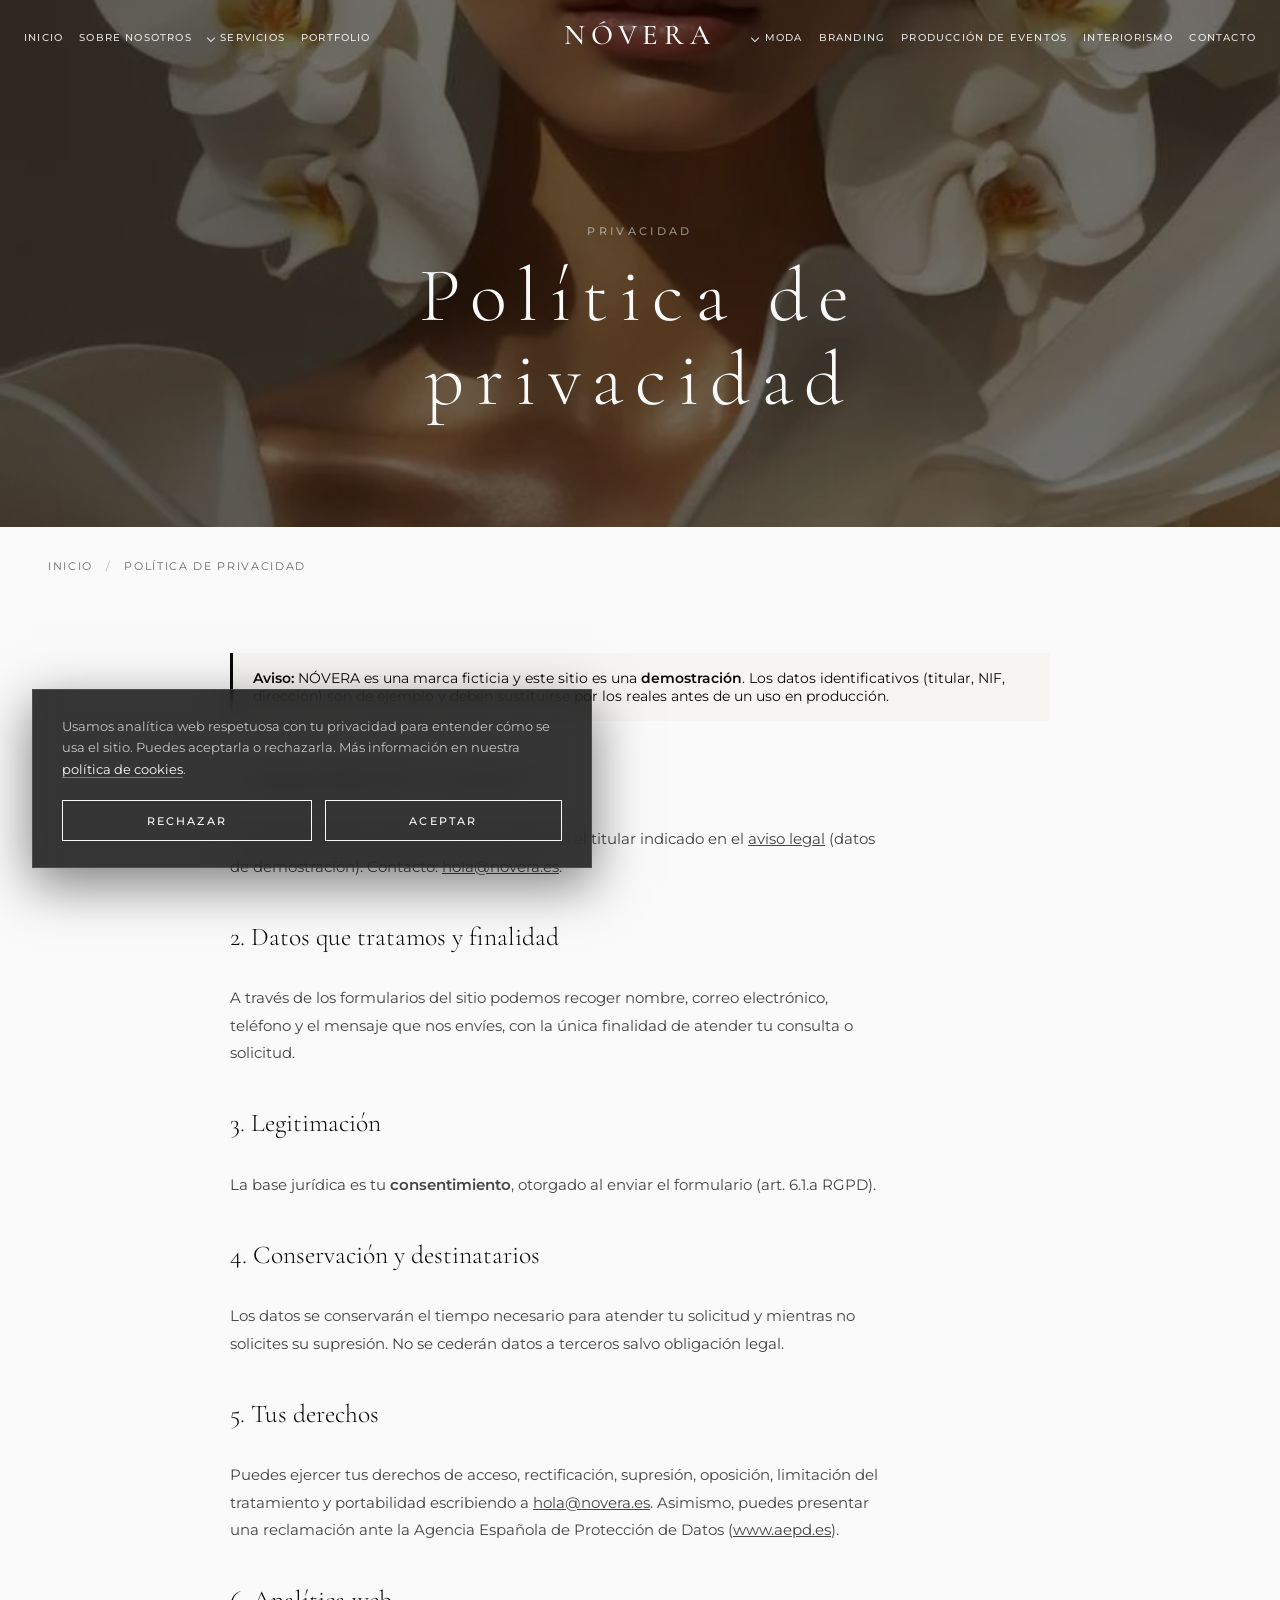
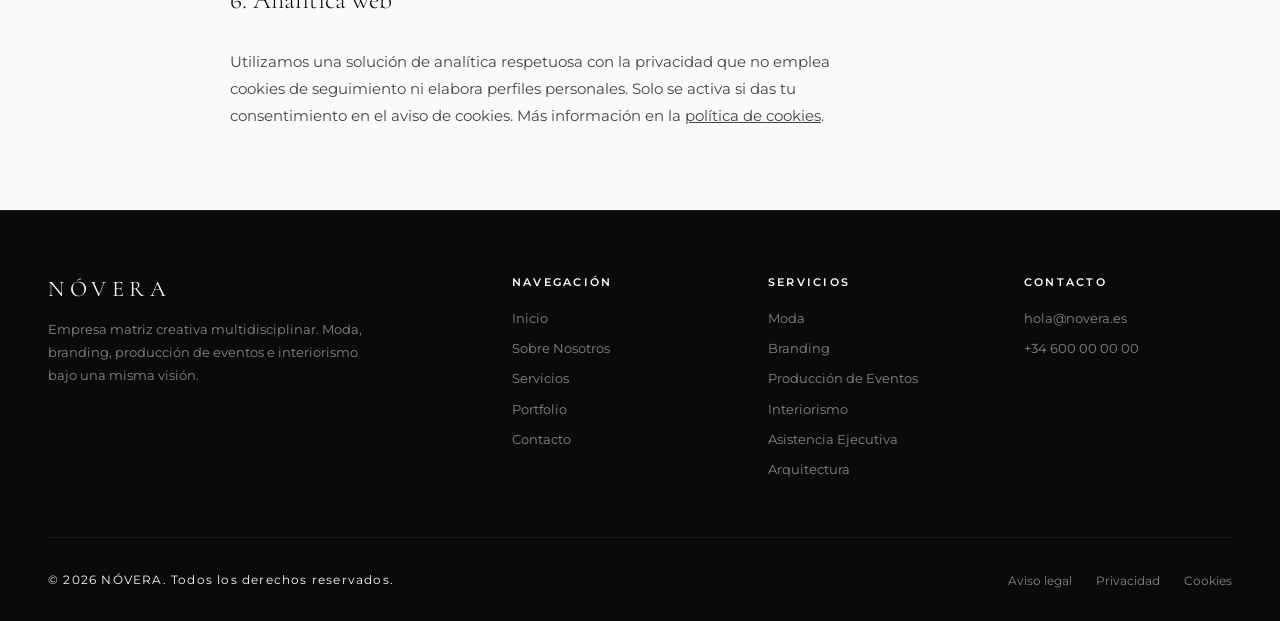
<file: politica-privacidad.html>
<!DOCTYPE html>
<html lang="es">
<head>
  <!-- Metadatos: codificación, viewport, SEO y tarjetas para redes sociales (Open Graph / Twitter) -->
  <!-- Metadata: encoding, viewport, SEO and social cards (Open Graph / Twitter) -->
  <meta charset="UTF-8">
  <meta name="viewport" content="width=device-width, initial-scale=1.0">
  <meta name="description" content="Política de privacidad de NÓVERA — tratamiento de datos conforme al RGPD y la LOPDGDD.">
  <meta name="robots" content="index, follow">
  <meta property="og:type" content="website">
  <meta property="og:site_name" content="NÓVERA">
  <meta property="og:locale" content="es_ES">
  <meta property="og:title" content="Política de privacidad — NÓVERA">
  <meta property="og:description" content="Política de privacidad de NÓVERA — tratamiento de datos conforme al RGPD y la LOPDGDD.">
  <meta property="og:url" content="https://ejemplo.danimefle.com/politica-privacidad.html">
  <meta property="og:image" content="https://ejemplo.danimefle.com/assets/img/og-novera.jpg">
  <meta property="og:image:width" content="1200">
  <meta property="og:image:height" content="630">
  <meta property="og:image:alt" content="NÓVERA — estudio creativo multidisciplinar">
  <meta name="twitter:card" content="summary_large_image">
  <meta name="twitter:title" content="Política de privacidad — NÓVERA">
  <meta name="twitter:description" content="Política de privacidad de NÓVERA — tratamiento de datos conforme al RGPD y la LOPDGDD.">
  <meta name="twitter:image" content="https://ejemplo.danimefle.com/assets/img/og-novera.jpg">
  <link rel="canonical" href="https://ejemplo.danimefle.com/politica-privacidad.html">
  <!-- Datos estructurados JSON-LD (Schema.org, tipo Organization) para buscadores -->
  <!-- JSON-LD structured data (Schema.org, type Organization) for search engines -->
  <script type="application/ld+json">
  {
    "@context": "https://schema.org",
    "@type": "Organization",
    "name": "NÓVERA",
    "url": "https://ejemplo.danimefle.com",
    "logo": "https://ejemplo.danimefle.com/assets/favicon.svg",
    "description": "Empresa matriz creativa multidisciplinar. Moda, Branding, Producción de Eventos, Interiorismo, Asistencia Ejecutiva y Arquitectura.",
    "email": "hola@novera.es",
    "address": {
      "@type": "PostalAddress",
      "addressLocality": "Madrid",
      "addressCountry": "ES"
    }
  }
  </script>
  <!-- Título de la pestaña, iconos y hoja de estilos -->
  <!-- Tab title, icons and stylesheet -->
  <title>Política de privacidad — NÓVERA</title>
  <link rel="icon" type="image/svg+xml" href="assets/favicon.svg">
  <!-- Metadatos SEO adicionales: autor de la web y color de tema para navegadores móviles -->
  <!-- Additional SEO metadata: site author and theme color for mobile browsers -->
  <meta name="author" content="NÓVERA">
  <meta name="theme-color" content="#0a0a0a">
  <!-- Precarga de las fuentes principales (Montserrat y Cormorant Garamond, subconjunto latino) para que el texto salga con ellas desde el primer pintado -->
  <!-- Preload the main fonts (Montserrat and Cormorant Garamond, Latin subset) so text renders with them from the first paint -->
  <link rel="preload" href="assets/fonts/JTUSjIg1_i6t8kCHKm459Wlhyw.woff2" as="font" type="font/woff2" crossorigin>
  <link rel="preload" href="assets/fonts/co3bmX5slCNuHLi8bLeY9MK7whWMhyjYqXtK.woff2" as="font" type="font/woff2" crossorigin>
  <link rel="stylesheet" href="assets/style.css">
  <link rel="apple-touch-icon" href="assets/apple-touch-icon.png">
  <link rel="icon" type="image/png" sizes="32x32" href="assets/favicon-32.png">
  <link rel="manifest" href="site.webmanifest">
</head>
<body>

  <!-- Enlace de salto al contenido principal para usuarios de teclado y lectores de pantalla -->
  <!-- Skip link to the main content for keyboard and screen reader users -->
  <a href="#main" class="skip-link">Saltar al contenido</a>

  <!-- Loader decorativo: oculto a tecnologías de asistencia -->
  <!-- Decorative loader: hidden from assistive technologies -->
  <div id="loader" aria-hidden="true"><span>NÓVERA</span></div>

  <!-- Cabecera: navegación principal (enlaces a la izquierda, logo al centro, enlaces a la derecha); el botón hamburguesa abre el menú móvil -->
  <!-- Header: main navigation (links on the left, logo in the center, links on the right); the hamburger button opens the mobile menu -->
  <header>
            <nav id="mainNav" data-transparent="true" aria-label="Navegación principal">
    <ul class="nav-links nav-links-left">
      <li><a href="index.html">Inicio</a></li>
      <li><a href="sobre-nosotros.html">Sobre Nosotros</a></li>
      <li class="has-dropdown">
        <a href="servicios.html" class="dropdown-toggle">Servicios</a>
        <ul class="dropdown">
          <li><a href="servicios.html">Ver todos</a></li>
          <li><a href="moda.html">Moda</a></li>
          <li><a href="branding.html">Branding</a></li>
          <li><a href="event-producer.html">Producci&oacute;n de Eventos</a></li>
          <li><a href="interiorismo.html">Interiorismo</a></li>
          <li><a href="asistencia-ejecutiva.html">Asistencia Ejecutiva</a></li>
          <li><a href="arquitectura.html">Arquitectura</a></li>
        </ul>
      </li>
      <li><a href="portfolio.html">Portfolio</a></li>
    </ul>
    <a href="index.html" class="logo">NÓVERA</a>
    <ul class="nav-links nav-links-right">
      <li class="has-dropdown">
        <a href="moda.html" class="dropdown-toggle">Moda</a>
        <ul class="dropdown">
          <li><a href="moda.html#marcas-propias">Marcas propias</a></li>
          <li><a href="moda.html#colaboraciones">Colaboraciones</a></li>
          <li><a href="moda.html#talento">Talento</a></li>
          <li><a href="moda.html#identidad">Identidad de marcas</a></li>
        </ul>
      </li>
      <li><a href="branding.html">Branding</a></li>
      <li><a href="event-producer.html">Producci&oacute;n de Eventos</a></li>
      <li><a href="interiorismo.html">Interiorismo</a></li>
      <li><a href="contacto.html">Contacto</a></li>
    </ul>
    <button class="hamburger" id="hamburger" type="button" aria-label="Abrir menú" aria-expanded="false" aria-controls="mobileMenu"><span></span><span></span><span></span></button>
  </nav>
  </header>

        <!-- Menú móvil a pantalla completa (script.js añade el botón de cierre y gestiona el foco) -->
        <!-- Full-screen mobile menu (script.js adds the close button and manages focus) -->
        <div class="mobile-menu" id="mobileMenu" role="navigation" aria-label="Menú móvil">
    <a href="index.html">Inicio</a>
    <a href="sobre-nosotros.html">Sobre Nosotros</a>
    <a href="servicios.html">Servicios</a>
    <a href="portfolio.html">Portfolio</a>
    <a href="moda.html">Moda</a>
    <a href="branding.html">Branding</a>
    <a href="event-producer.html">Producci&oacute;n de Eventos</a>
    <a href="interiorismo.html">Interiorismo</a>
    <a href="asistencia-ejecutiva.html">Asistencia Ejecutiva</a>
    <a href="arquitectura.html">Arquitectura</a>
    <a href="contacto.html">Contacto</a>
  </div>

  <!-- Contenido principal de la página (landmark main para accesibilidad) -->
  <!-- Main page content (main landmark for accessibility) -->
  <main id="main">

  <!-- Cabecera de la página legal -->
  <!-- Legal page header -->
  <section class="page-hero" style="min-height:48vh;">
    <div class="hero-bg" role="img" aria-label="Fondo abstracto NÓVERA" style="background-image:url('assets/img/extra/extra-16.webp')"></div>
    <div class="page-hero-content">
      <p class="kicker">Privacidad</p>
      <h1>Política de privacidad</h1>
    </div>
  </section>

  <!-- Ruta de navegación (breadcrumb) -->
  <!-- Breadcrumb trail -->
  <nav class="breadcrumb" aria-label="Ruta de navegación"><a href="index.html">Inicio</a> <span>/</span> Política de privacidad</nav>

  <!-- Contenido legal (con aviso de que los datos son de demostración) -->
  <!-- Legal content (with a notice that the data is for demo purposes) -->
  <section>
    <div class="container" style="max-width:820px;">
      <p class="legal-aviso" style="background:var(--cream); padding:1rem 1.25rem; border-left:3px solid var(--black); margin-bottom:2.5rem; font-size:.9rem;">
        <strong>Aviso:</strong> NÓVERA es una marca ficticia y este sitio es una <strong>demostración</strong>. Los datos identificativos (titular, NIF, dirección) son de ejemplo y deben sustituirse por los reales antes de un uso en producción.
      </p>
      
      <h2 class="section-title" style="font-size:1.6rem; margin-top:2.6rem;">1. Responsable del tratamiento</h2>
      <p class="section-text">El responsable del tratamiento de los datos es el titular indicado en el <a href="aviso-legal.html">aviso legal</a> (datos de demostración). Contacto: <a href="mailto:hola@novera.es">hola@novera.es</a>.</p>
      <h2 class="section-title" style="font-size:1.6rem; margin-top:2.6rem;">2. Datos que tratamos y finalidad</h2>
      <p class="section-text">A través de los formularios del sitio podemos recoger nombre, correo electrónico, teléfono y el mensaje que nos envíes, con la única finalidad de atender tu consulta o solicitud.</p>
      <h2 class="section-title" style="font-size:1.6rem; margin-top:2.6rem;">3. Legitimación</h2>
      <p class="section-text">La base jurídica es tu <strong>consentimiento</strong>, otorgado al enviar el formulario (art. 6.1.a RGPD).</p>
      <h2 class="section-title" style="font-size:1.6rem; margin-top:2.6rem;">4. Conservación y destinatarios</h2>
      <p class="section-text">Los datos se conservarán el tiempo necesario para atender tu solicitud y mientras no solicites su supresión. No se cederán datos a terceros salvo obligación legal.</p>
      <h2 class="section-title" style="font-size:1.6rem; margin-top:2.6rem;">5. Tus derechos</h2>
      <p class="section-text">Puedes ejercer tus derechos de acceso, rectificación, supresión, oposición, limitación del tratamiento y portabilidad escribiendo a <a href="mailto:hola@novera.es">hola@novera.es</a>. Asimismo, puedes presentar una reclamación ante la Agencia Española de Protección de Datos (<a href="https://www.aepd.es" target="_blank" rel="noopener">www.aepd.es</a>).</p>
      <h2 class="section-title" style="font-size:1.6rem; margin-top:2.6rem;">6. Analítica web</h2>
      <p class="section-text">Utilizamos una solución de analítica respetuosa con la privacidad que no emplea cookies de seguimiento ni elabora perfiles personales. Solo se activa si das tu consentimiento en el aviso de cookies. Más información en la <a href="politica-cookies.html">política de cookies</a>.</p>

    </div>
  </section>

  </main>

  <!-- Fin del contenido principal -->
  <!-- End of main content -->

  <!-- Pie: marca, enlaces de navegación y servicios, contacto y enlaces legales -->
  <!-- Footer: brand, navigation and service links, contact details and legal links -->
  <footer>
    <div class="footer-top">
      <div class="footer-brand">
        <span class="footer-logo">NÓVERA</span>
        <p>Empresa matriz creativa multidisciplinar. Moda, branding, producci&oacute;n de eventos e interiorismo bajo una misma visi&oacute;n.</p>
      </div>
      <div class="footer-col"><h2>Navegaci&oacute;n</h2><ul><li><a href="index.html">Inicio</a></li><li><a href="sobre-nosotros.html">Sobre Nosotros</a></li><li><a href="servicios.html">Servicios</a></li><li><a href="portfolio.html">Portfolio</a></li><li><a href="contacto.html">Contacto</a></li></ul></div>
      <div class="footer-col"><h2>Servicios</h2><ul><li><a href="moda.html">Moda</a></li><li><a href="branding.html">Branding</a></li><li><a href="event-producer.html">Producci&oacute;n de Eventos</a></li><li><a href="interiorismo.html">Interiorismo</a></li><li><a href="asistencia-ejecutiva.html">Asistencia Ejecutiva</a></li><li><a href="arquitectura.html">Arquitectura</a></li></ul></div>
      <div class="footer-col"><h2>Contacto</h2><ul><li><a href="mailto:hola@novera.es">hola@novera.es</a></li><li><a href="tel:+34600000000">+34 600 00 00 00</a></li></ul></div>
    </div>
    <div class="footer-bottom">
      <p>&copy; 2026 NÓVERA. Todos los derechos reservados.</p>
      <ul class="footer-links"><li><a href="aviso-legal.html">Aviso legal</a></li><li><a href="politica-privacidad.html">Privacidad</a></li><li><a href="politica-cookies.html">Cookies</a></li></ul>
    </div>
  </footer>

  <!-- Banner de consentimiento de cookies/analítica (conforme a la guía de la AEPD); script.js lo muestra y guarda la decisión -->
  <!-- Cookie/analytics consent banner (per the AEPD guidelines); script.js shows it and stores the choice -->
  <div id="cookieBanner" class="cookie-banner" role="dialog" aria-live="polite" aria-label="Aviso de cookies" hidden>
    <div class="cookie-banner-inner">
      <p class="cookie-text">Usamos analítica web respetuosa con tu privacidad para entender cómo se usa el sitio. Puedes aceptarla o rechazarla. Más información en nuestra <a href="politica-cookies.html">política de cookies</a>.</p>
      <div class="cookie-actions">
        <button type="button" class="btn-cookie btn-cookie-reject" data-cookie-action="rejected">Rechazar</button>
        <button type="button" class="btn-cookie btn-cookie-accept" data-cookie-action="accepted">Aceptar</button>
      </div>
    </div>
  </div>
  <!-- Script principal: loader, menú, slider, lightbox, cookies y formularios de demo -->
  <!-- Main script: loader, menu, slider, lightbox, cookies and demo forms -->
  <script src="assets/script.js"></script>
</body>
</html>
</file>
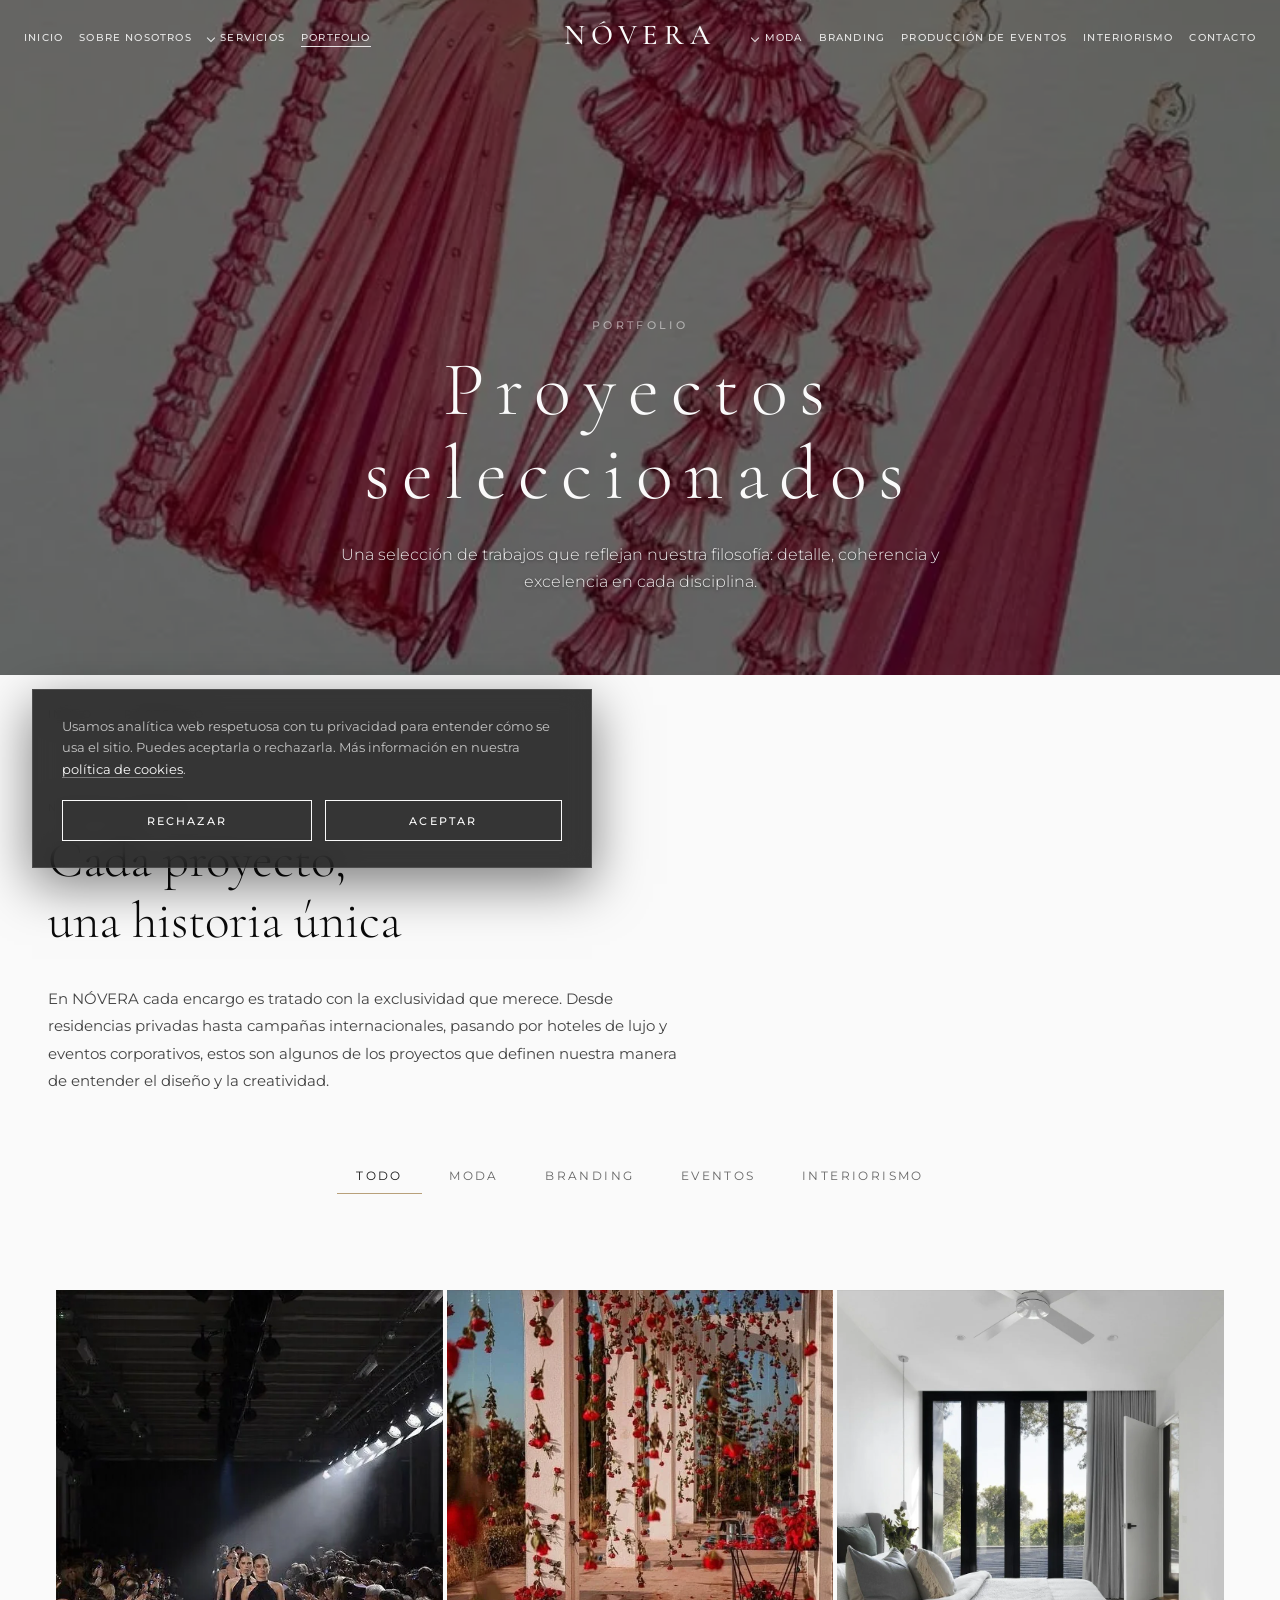
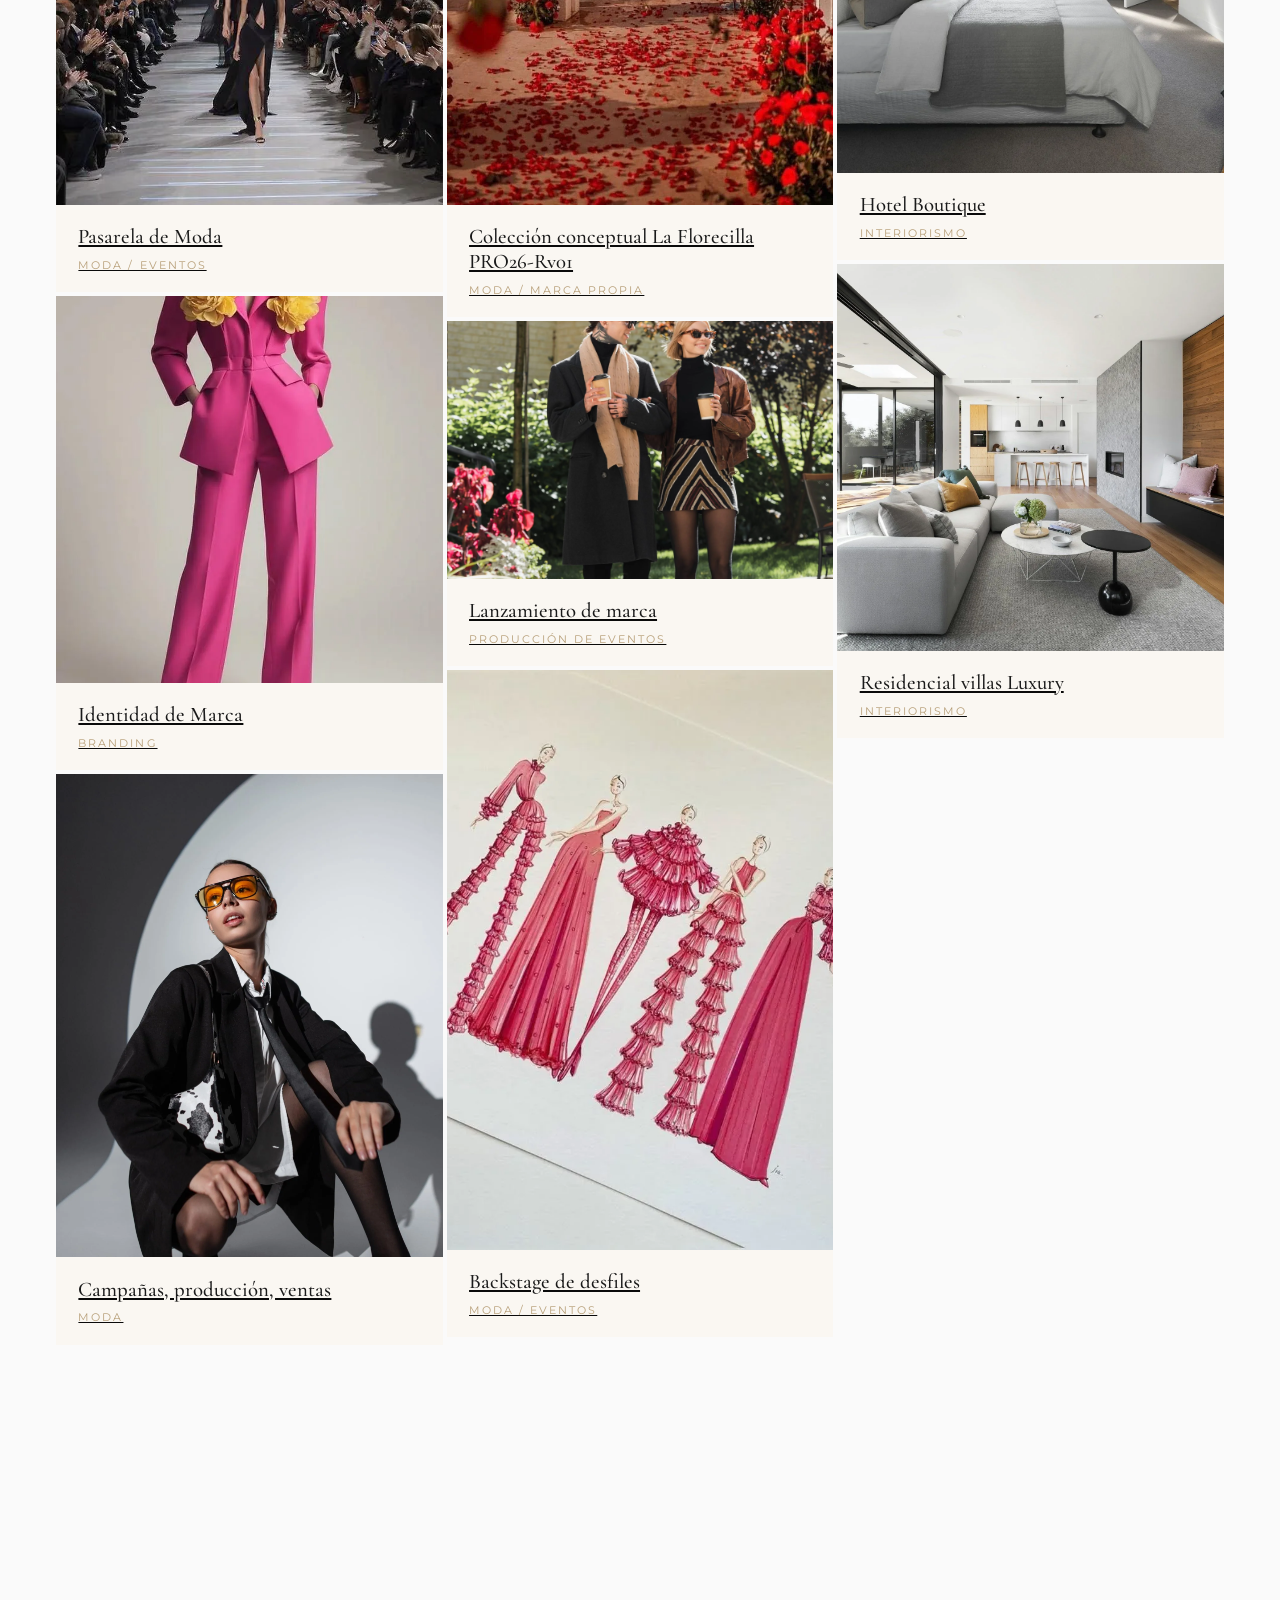
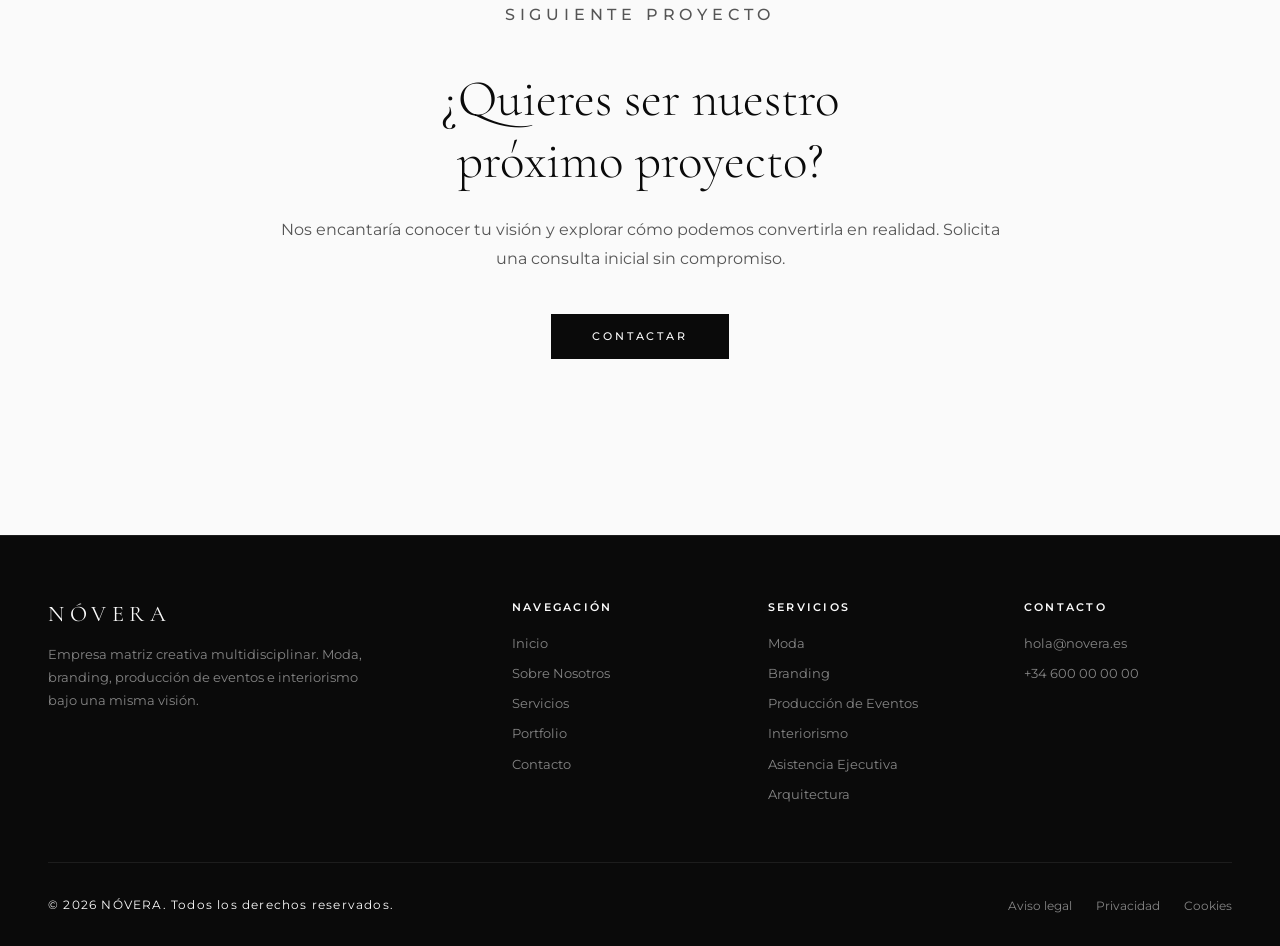
<file: portfolio.html>
<!DOCTYPE html>
<html lang="es">
<head>
  <!-- Metadatos: codificación, viewport, SEO y tarjetas para redes sociales (Open Graph / Twitter) -->
  <!-- Metadata: encoding, viewport, SEO and social cards (Open Graph / Twitter) -->
  <meta charset="UTF-8">
  <meta name="viewport" content="width=device-width, initial-scale=1.0">
  <meta name="description" content="Portfolio NÓVERA — Proyectos seleccionados de interiorismo, moda, arquitectura, branding y eventos.">
  <meta property="og:type" content="website">
  <meta property="og:site_name" content="NÓVERA">
  <meta property="og:locale" content="es_ES">
  <meta property="og:title" content="Portfolio — NÓVERA">
  <meta property="og:description" content="Portfolio NÓVERA — Proyectos seleccionados de interiorismo, moda, arquitectura, branding y eventos.">
  <meta property="og:url" content="https://ejemplo.danimefle.com/portfolio.html">
  <meta property="og:image" content="https://ejemplo.danimefle.com/assets/img/og-novera.jpg">
  <meta property="og:image:width" content="1200">
  <meta property="og:image:height" content="630">
  <meta property="og:image:alt" content="NÓVERA — estudio creativo multidisciplinar">
  <meta name="twitter:card" content="summary_large_image">
  <meta name="twitter:title" content="Portfolio — NÓVERA">
  <meta name="twitter:description" content="Portfolio NÓVERA — Proyectos seleccionados de interiorismo, moda, arquitectura, branding y eventos.">
  <meta name="twitter:image" content="https://ejemplo.danimefle.com/assets/img/og-novera.jpg">
  <link rel="canonical" href="https://ejemplo.danimefle.com/portfolio.html">
  <!-- Datos estructurados JSON-LD (Schema.org, tipo Organization) para buscadores -->
  <!-- JSON-LD structured data (Schema.org, type Organization) for search engines -->
  <script type="application/ld+json">
  {
    "@context": "https://schema.org",
    "@type": "Organization",
    "name": "NÓVERA",
    "url": "https://ejemplo.danimefle.com",
    "logo": "https://ejemplo.danimefle.com/assets/favicon.svg",
    "description": "Empresa matriz creativa multidisciplinar. Moda, Branding, Producción de Eventos, Interiorismo, Asistencia Ejecutiva y Arquitectura.",
    "email": "hola@novera.es",
    "address": {
      "@type": "PostalAddress",
      "addressLocality": "Madrid",
      "addressCountry": "ES"
    }
  }
  </script>
  <!-- Título de la pestaña, iconos y hoja de estilos -->
  <!-- Tab title, icons and stylesheet -->
  <title>Portfolio — NÓVERA</title>
  <link rel="icon" type="image/svg+xml" href="assets/favicon.svg">
  <!-- Precarga de las fuentes principales (Montserrat y Cormorant Garamond, subconjunto latino) para que el texto salga con ellas desde el primer pintado -->
  <!-- Preload the main fonts (Montserrat and Cormorant Garamond, Latin subset) so text renders with them from the first paint -->
  <link rel="preload" href="assets/fonts/JTUSjIg1_i6t8kCHKm459Wlhyw.woff2" as="font" type="font/woff2" crossorigin>
  <link rel="preload" href="assets/fonts/co3bmX5slCNuHLi8bLeY9MK7whWMhyjYqXtK.woff2" as="font" type="font/woff2" crossorigin>
  <link rel="stylesheet" href="assets/style.css">
  <!-- Metadatos SEO adicionales: autor y color de tema del navegador -->
  <!-- Additional SEO metadata: author and browser theme color -->
  <meta name="author" content="NÓVERA">
  <meta name="theme-color" content="#0a0a0a">
  <meta name="robots" content="index, follow">
  <link rel="apple-touch-icon" href="assets/apple-touch-icon.png">
  <link rel="icon" type="image/png" sizes="32x32" href="assets/favicon-32.png">
  <link rel="manifest" href="site.webmanifest">
</head>
<body>

  <!-- Enlace de salto: permite ir directo al contenido saltando la navegación (accesibilidad teclado/lector) -->
  <!-- Skip link: jumps straight to the content past the navigation (keyboard/screen reader accessibility) -->
  <a href="#main" class="skip-link">Saltar al contenido</a>

  <!-- Loader (decorativo: se oculta a lectores de pantalla) -->
  <!-- Loader (decorative: hidden from screen readers) -->
  <div id="loader" aria-hidden="true"><span>NÓVERA</span></div>

  <!-- Cabecera: navegación principal (enlaces a la izquierda, logo al centro, enlaces a la derecha); el botón hamburguesa abre el menú móvil -->
  <!-- Header: main navigation (links on the left, logo in the center, links on the right); the hamburger button opens the mobile menu -->
  <header>
            <nav id="mainNav" data-transparent="true" aria-label="Navegación principal">
    <ul class="nav-links nav-links-left">
      <li><a href="index.html">Inicio</a></li>
      <li><a href="sobre-nosotros.html">Sobre Nosotros</a></li>
      <li class="has-dropdown">
        <a href="servicios.html" class="dropdown-toggle">Servicios</a>
        <ul class="dropdown">
          <li><a href="servicios.html">Ver todos</a></li>
          <li><a href="moda.html">Moda</a></li>
          <li><a href="branding.html">Branding</a></li>
          <li><a href="event-producer.html">Producci&oacute;n de Eventos</a></li>
          <li><a href="interiorismo.html">Interiorismo</a></li>
          <li><a href="asistencia-ejecutiva.html">Asistencia Ejecutiva</a></li>
          <li><a href="arquitectura.html">Arquitectura</a></li>
        </ul>
      </li>
      <li><a href="portfolio.html">Portfolio</a></li>
    </ul>
    <a href="index.html" class="logo">NÓVERA</a>
    <ul class="nav-links nav-links-right">
      <li class="has-dropdown">
        <a href="moda.html" class="dropdown-toggle">Moda</a>
        <ul class="dropdown">
          <li><a href="moda.html#marcas-propias">Marcas propias</a></li>
          <li><a href="moda.html#colaboraciones">Colaboraciones</a></li>
          <li><a href="moda.html#talento">Talento</a></li>
          <li><a href="moda.html#identidad">Identidad de marcas</a></li>
        </ul>
      </li>
      <li><a href="branding.html">Branding</a></li>
      <li><a href="event-producer.html">Producci&oacute;n de Eventos</a></li>
      <li><a href="interiorismo.html">Interiorismo</a></li>
      <li><a href="contacto.html">Contacto</a></li>
    </ul>
    <button class="hamburger" id="hamburger" type="button" aria-label="Abrir menú" aria-expanded="false" aria-controls="mobileMenu"><span></span><span></span><span></span></button>
  </nav>
  </header>

        <!-- Menú móvil a pantalla completa (script.js añade el botón de cierre y gestiona el foco) -->
        <!-- Full-screen mobile menu (script.js adds the close button and manages focus) -->
        <div class="mobile-menu" id="mobileMenu" role="navigation" aria-label="Menú móvil">
    <a href="index.html">Inicio</a>
    <a href="sobre-nosotros.html">Sobre Nosotros</a>
    <a href="servicios.html">Servicios</a>
    <a href="portfolio.html">Portfolio</a>
    <a href="moda.html">Moda</a>
    <a href="branding.html">Branding</a>
    <a href="event-producer.html">Producci&oacute;n de Eventos</a>
    <a href="interiorismo.html">Interiorismo</a>
    <a href="asistencia-ejecutiva.html">Asistencia Ejecutiva</a>
    <a href="arquitectura.html">Arquitectura</a>
    <a href="contacto.html">Contacto</a>
  </div>

  <!-- Contenido principal (landmark main para accesibilidad) -->
  <!-- Main content (main landmark for accessibility) -->
  <main id="main">

  <!-- Cabecera de la página con imagen de fondo -->
  <!-- Page header with a background image -->
  <section class="page-hero">
    <div class="hero-bg" role="img" aria-label="Bocetos de moda dibujados a mano" style="background-image:url('assets/img/extra/extra-20-ilustraciones.webp')"></div>
    <div class="page-hero-content">
      <p class="kicker">Portfolio</p>
      <h1>Proyectos<br>seleccionados</h1>
      <p class="subtitle">Una selecci&oacute;n de trabajos que reflejan nuestra filosof&iacute;a: detalle, coherencia y excelencia en cada disciplina.</p>
    </div>
  </section>

  <!-- Ruta de navegación (breadcrumb) -->
  <!-- Breadcrumb trail -->
  <nav class="breadcrumb" aria-label="Ruta de navegación"><a href="index.html">Inicio</a> <span>/</span> Portfolio</nav>

  <!-- Introducción y botones de filtro por categoría (script.js) -->
  <!-- Intro and category filter buttons (script.js) -->
  <section>
    <div class="container">
      <p class="section-label reveal">Nuestro trabajo</p>
      <h2 class="section-title reveal">Cada proyecto,<br>una historia &uacute;nica</h2>
      <p class="section-text reveal">En NÓVERA cada encargo es tratado con la exclusividad que merece. Desde residencias privadas hasta campa&ntilde;as internacionales, pasando por hoteles de lujo y eventos corporativos, estos son algunos de los proyectos que definen nuestra manera de entender el dise&ntilde;o y la creatividad.</p>
    </div>

    <div class="portfolio-filters reveal">
      <button class="portfolio-filter active" type="button" data-filter="all">Todo</button>
      <button class="portfolio-filter" type="button" data-filter="moda">Moda</button>
      <button class="portfolio-filter" type="button" data-filter="branding">Branding</button>
      <button class="portfolio-filter" type="button" data-filter="eventos">Eventos</button>
      <button class="portfolio-filter" type="button" data-filter="interiorismo">Interiorismo</button>
    </div>
  </section>

  <!-- Rejilla masonry de proyectos: cada uno abre el lightbox (script.js) -->
  <!-- Masonry project grid: each item opens the lightbox (script.js) -->
  <section style="padding-top:0;">
    <div class="masonry reveal">
      <a href="#" class="masonry-item" data-category="moda eventos" aria-label="Proyecto: Pasarela de Moda (Moda / Eventos)">
        <div class="img" style="background-image:url('assets/img/eventos/eventos-17-pasarela-focos.webp'); aspect-ratio: 3/4;"></div>
        <div class="info"><h3>Pasarela de Moda</h3><span>Moda / Eventos</span></div>
      </a>
      <a href="#" class="masonry-item" data-category="branding" aria-label="Proyecto: Identidad de Marca (Branding)">
        <div class="img" style="background-image:url('assets/img/extra/extra-09.webp'); aspect-ratio: 1/1;"></div>
        <div class="info"><h3>Identidad de Marca</h3><span>Branding</span></div>
      </a>
      <a href="#" class="masonry-item" data-category="moda" aria-label="Proyecto: Campañas, producción, ventas (Moda)">
        <div class="img" style="background-image:url('assets/img/moda/moda-02.webp'); aspect-ratio: 4/5;"></div>
        <div class="info"><h3>Campa&ntilde;as, producci&oacute;n, ventas</h3><span>Moda</span></div>
      </a>
      <a href="#" class="masonry-item" data-category="moda" aria-label="Proyecto: Colección conceptual La Florecilla PRO26-Rv01 (Moda / Marca propia)">
        <div class="img" style="background-image:url('assets/img/extra/extra-15.webp'); aspect-ratio: 3/4;"></div>
        <div class="info"><h3>Colecci&oacute;n conceptual La Florecilla PRO26-Rv01</h3><span>Moda / Marca propia</span></div>
      </a>
      <a href="#" class="masonry-item" data-category="eventos" aria-label="Proyecto: Lanzamiento de marca (Producción de Eventos)">
        <div class="img" style="background-image:url('assets/img/moda/moda-11.webp'); aspect-ratio: 3/2;"></div>
        <div class="info"><h3>Lanzamiento de marca</h3><span>Producci&oacute;n de Eventos</span></div>
      </a>
      <a href="#" class="masonry-item" data-category="moda eventos" aria-label="Proyecto: Backstage de desfiles (Moda / Eventos)">
        <div class="img" style="background-image:url('assets/img/moda/moda-30-bocetos-pared.webp'); aspect-ratio: 2/3;"></div>
        <div class="info"><h3>Backstage de desfiles</h3><span>Moda / Eventos</span></div>
      </a>
      <a href="#" class="masonry-item" data-category="interiorismo" aria-label="Proyecto: Hotel Boutique (Interiorismo)">
        <div class="img" style="background-image:url('assets/img/ext/photo-1600607687644-c7171b42498f.webp'); aspect-ratio: 4/5;"></div>
        <div class="info"><h3>Hotel Boutique</h3><span>Interiorismo</span></div>
      </a>
      <a href="#" class="masonry-item" data-category="interiorismo" aria-label="Proyecto: Residencial villas Luxury (Interiorismo)">
        <div class="img" style="background-image:url('assets/img/ext/photo-1600607687939-ce8a6c25118c.webp'); aspect-ratio: 1/1;"></div>
        <div class="info"><h3>Residencial villas Luxury</h3><span>Interiorismo</span></div>
      </a>
    </div>
  </section>

  <!-- Llamada a la acción: invitación a contactar -->
  <!-- Call to action: invitation to get in touch -->
  <section>
    <div class="cta-block">
      <p class="section-label">Siguiente proyecto</p>
      <h2 class="section-title">&iquest;Quieres ser nuestro<br>pr&oacute;ximo proyecto?</h2>
      <p>Nos encantar&iacute;a conocer tu visi&oacute;n y explorar c&oacute;mo podemos convertirla en realidad. Solicita una consulta inicial sin compromiso.</p>
      <a href="contacto.html" class="btn btn-dark">Contactar</a>
    </div>
  </section>

  </main>
  <!-- Fin del contenido principal -->
  <!-- End of main content -->

  <!-- Pie: marca, enlaces de navegación y servicios, contacto y enlaces legales -->
  <!-- Footer: brand, navigation and service links, contact details and legal links -->
  <footer>
    <div class="footer-top">
      <div class="footer-brand">
        <span class="footer-logo">NÓVERA</span>
        <p>Empresa matriz creativa multidisciplinar. Moda, branding, producci&oacute;n de eventos e interiorismo bajo una misma visi&oacute;n.</p>
      </div>
      <div class="footer-col"><h2>Navegaci&oacute;n</h2><ul><li><a href="index.html">Inicio</a></li><li><a href="sobre-nosotros.html">Sobre Nosotros</a></li><li><a href="servicios.html">Servicios</a></li><li><a href="portfolio.html">Portfolio</a></li><li><a href="contacto.html">Contacto</a></li></ul></div>
      <div class="footer-col"><h2>Servicios</h2><ul><li><a href="moda.html">Moda</a></li><li><a href="branding.html">Branding</a></li><li><a href="event-producer.html">Producci&oacute;n de Eventos</a></li><li><a href="interiorismo.html">Interiorismo</a></li><li><a href="asistencia-ejecutiva.html">Asistencia Ejecutiva</a></li><li><a href="arquitectura.html">Arquitectura</a></li></ul></div>
      <div class="footer-col"><h2>Contacto</h2><ul><li><a href="mailto:hola@novera.es">hola@novera.es</a></li><li><a href="tel:+34600000000">+34 600 00 00 00</a></li></ul></div>
    </div>
    <div class="footer-bottom">
      <p>&copy; 2026 NÓVERA. Todos los derechos reservados.</p>
      <ul class="footer-links"><li><a href="aviso-legal.html">Aviso legal</a></li><li><a href="politica-privacidad.html">Privacidad</a></li><li><a href="politica-cookies.html">Cookies</a></li></ul>
    </div>
  </footer>

  <!-- Banner de consentimiento de cookies/analítica (conforme a la guía de la AEPD); script.js lo muestra y guarda la decisión -->
  <!-- Cookie/analytics consent banner (per the AEPD guidelines); script.js shows it and stores the choice -->
  <div id="cookieBanner" class="cookie-banner" role="dialog" aria-live="polite" aria-label="Aviso de cookies" hidden>
    <div class="cookie-banner-inner">
      <p class="cookie-text">Usamos analítica web respetuosa con tu privacidad para entender cómo se usa el sitio. Puedes aceptarla o rechazarla. Más información en nuestra <a href="politica-cookies.html">política de cookies</a>.</p>
      <div class="cookie-actions">
        <button type="button" class="btn-cookie btn-cookie-reject" data-cookie-action="rejected">Rechazar</button>
        <button type="button" class="btn-cookie btn-cookie-accept" data-cookie-action="accepted">Aceptar</button>
      </div>
    </div>
  </div>
  <!-- Script principal: loader, menú, slider, lightbox, cookies y formularios de demo -->
  <!-- Main script: loader, menu, slider, lightbox, cookies and demo forms -->
  <script src="assets/script.js"></script>
</body>
</html>
</file>
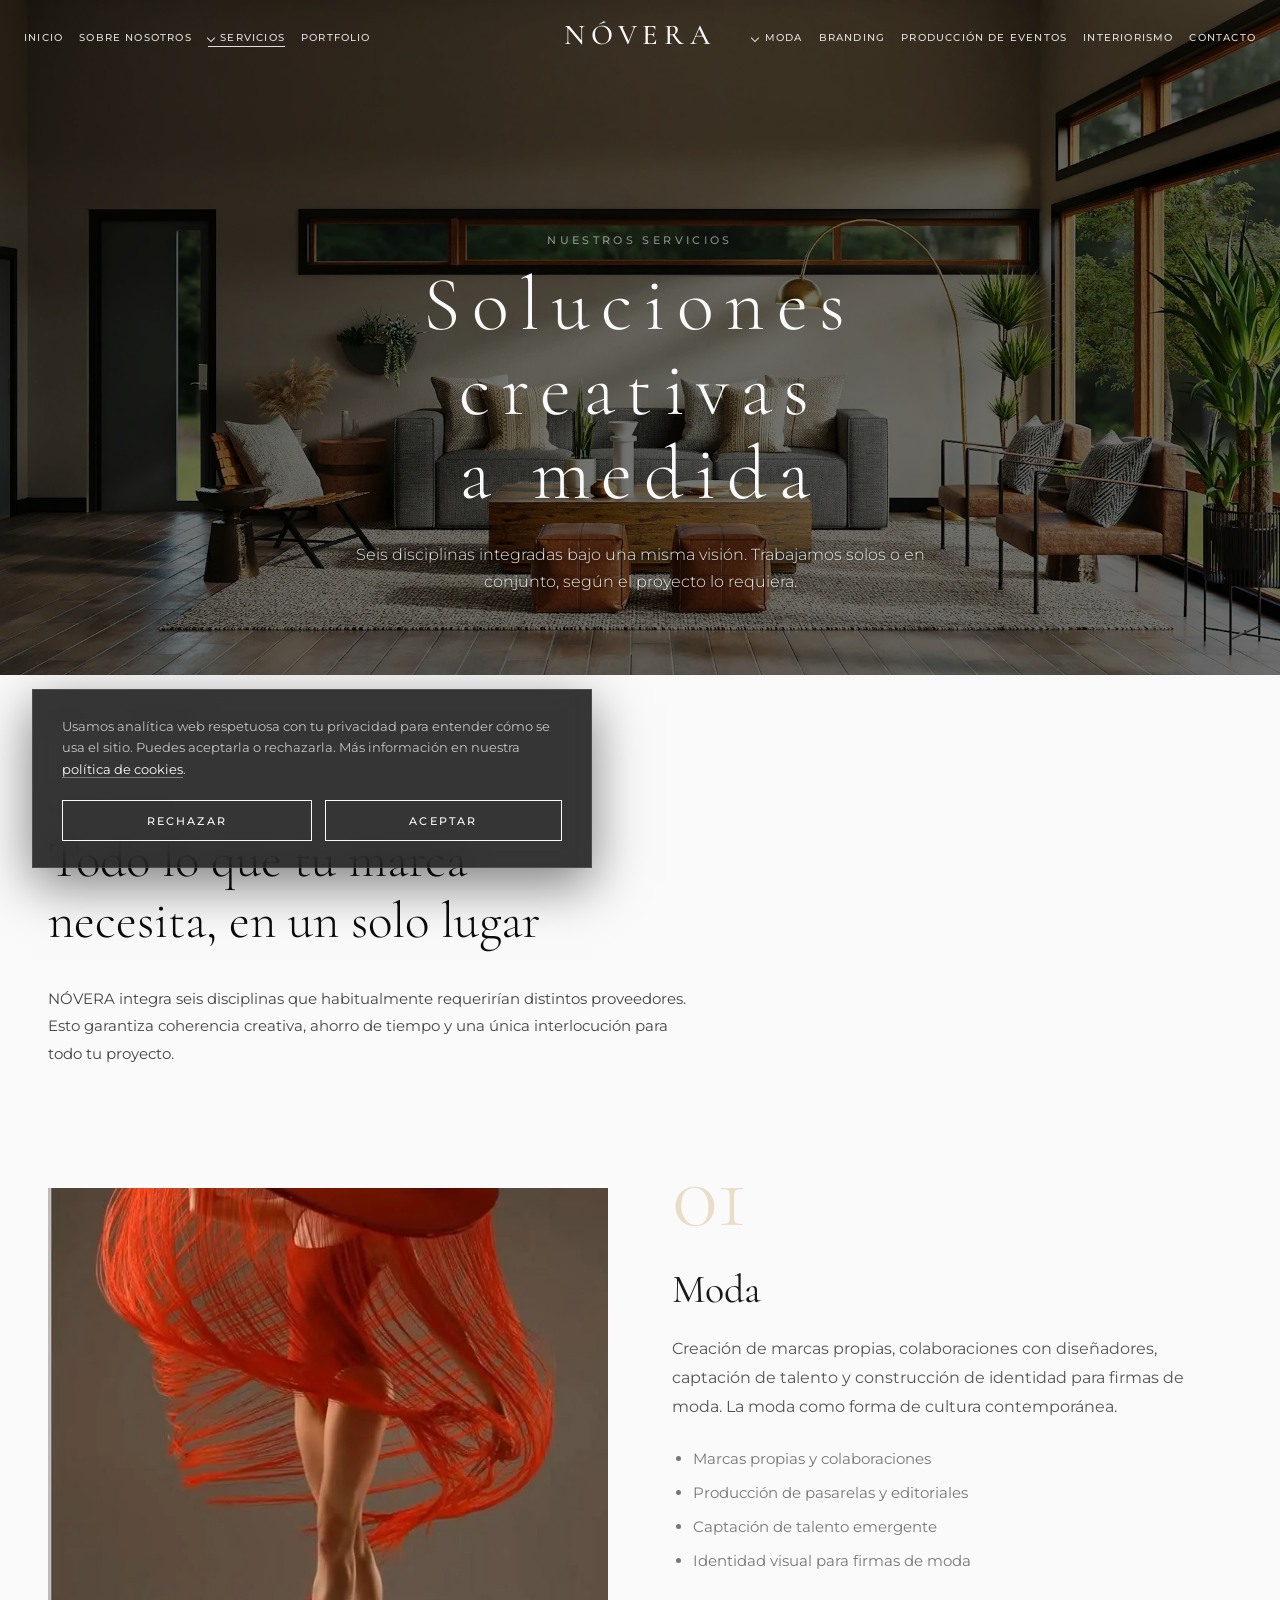
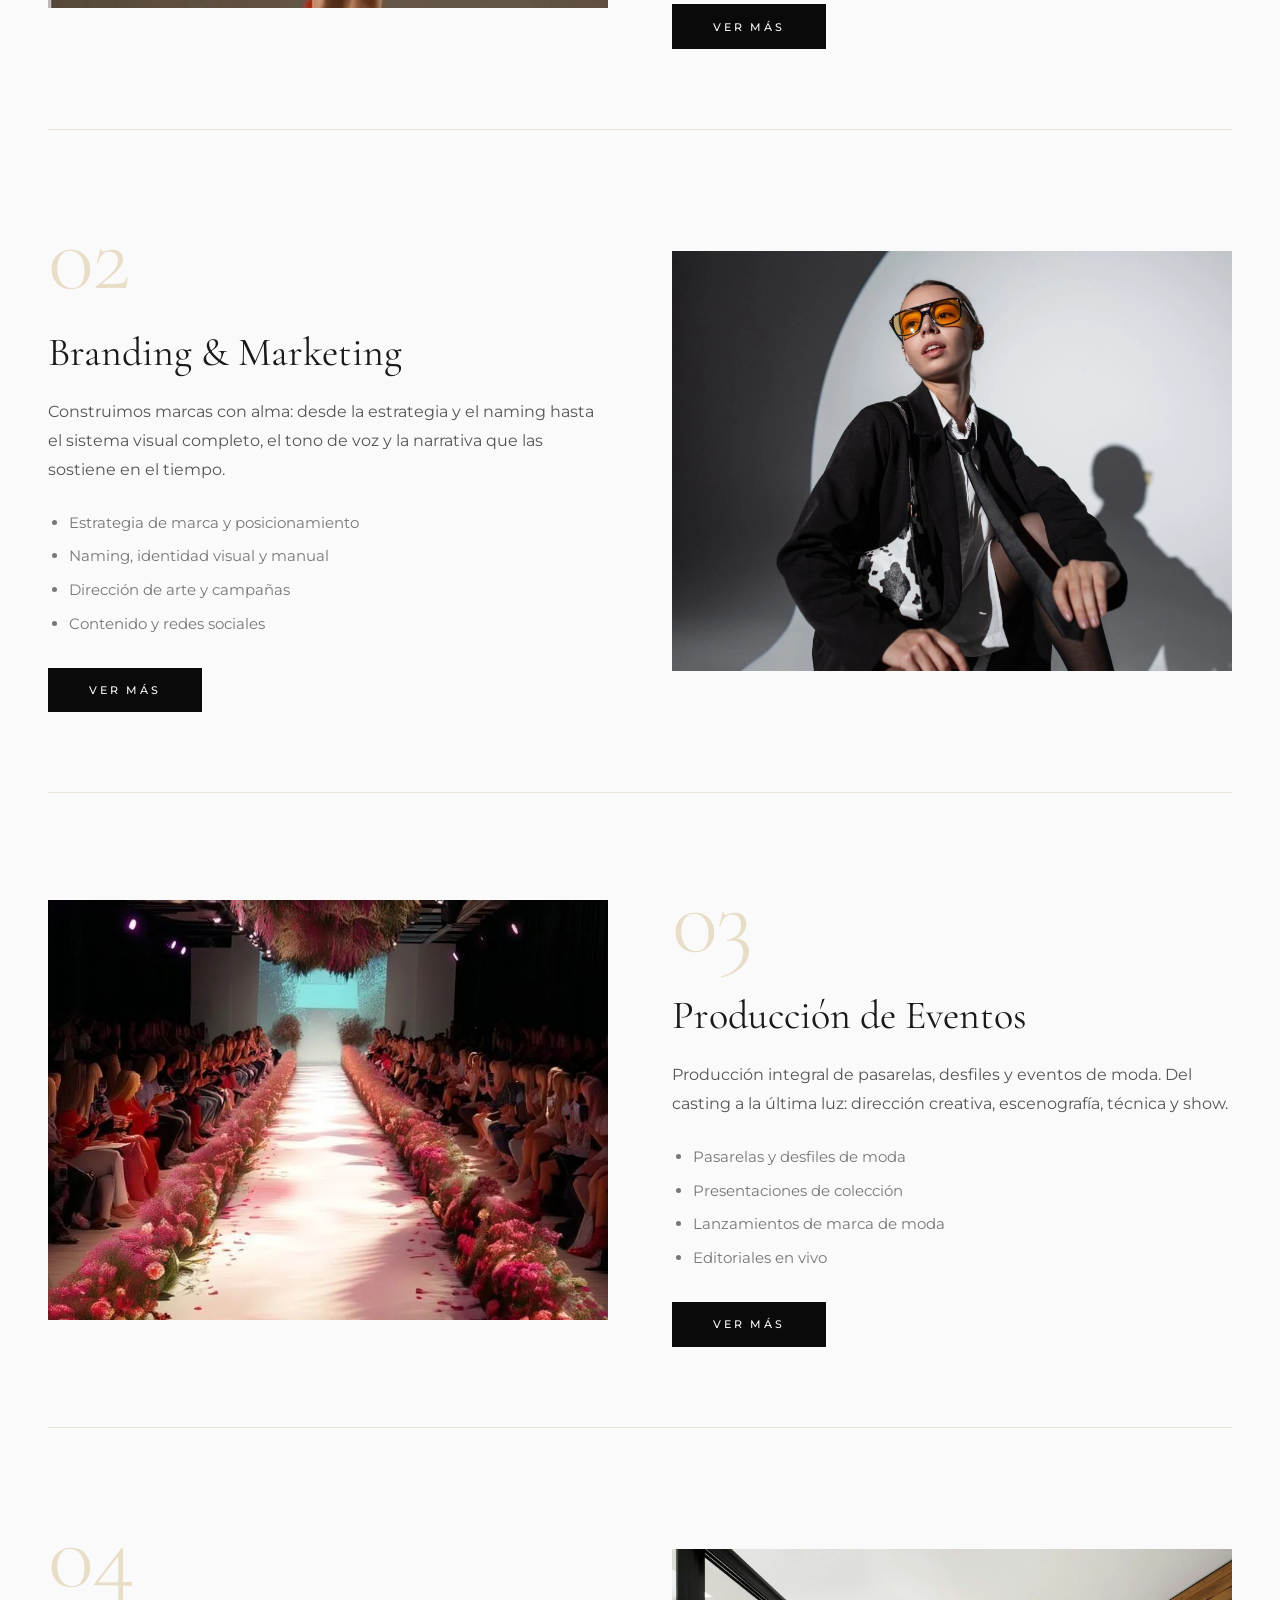
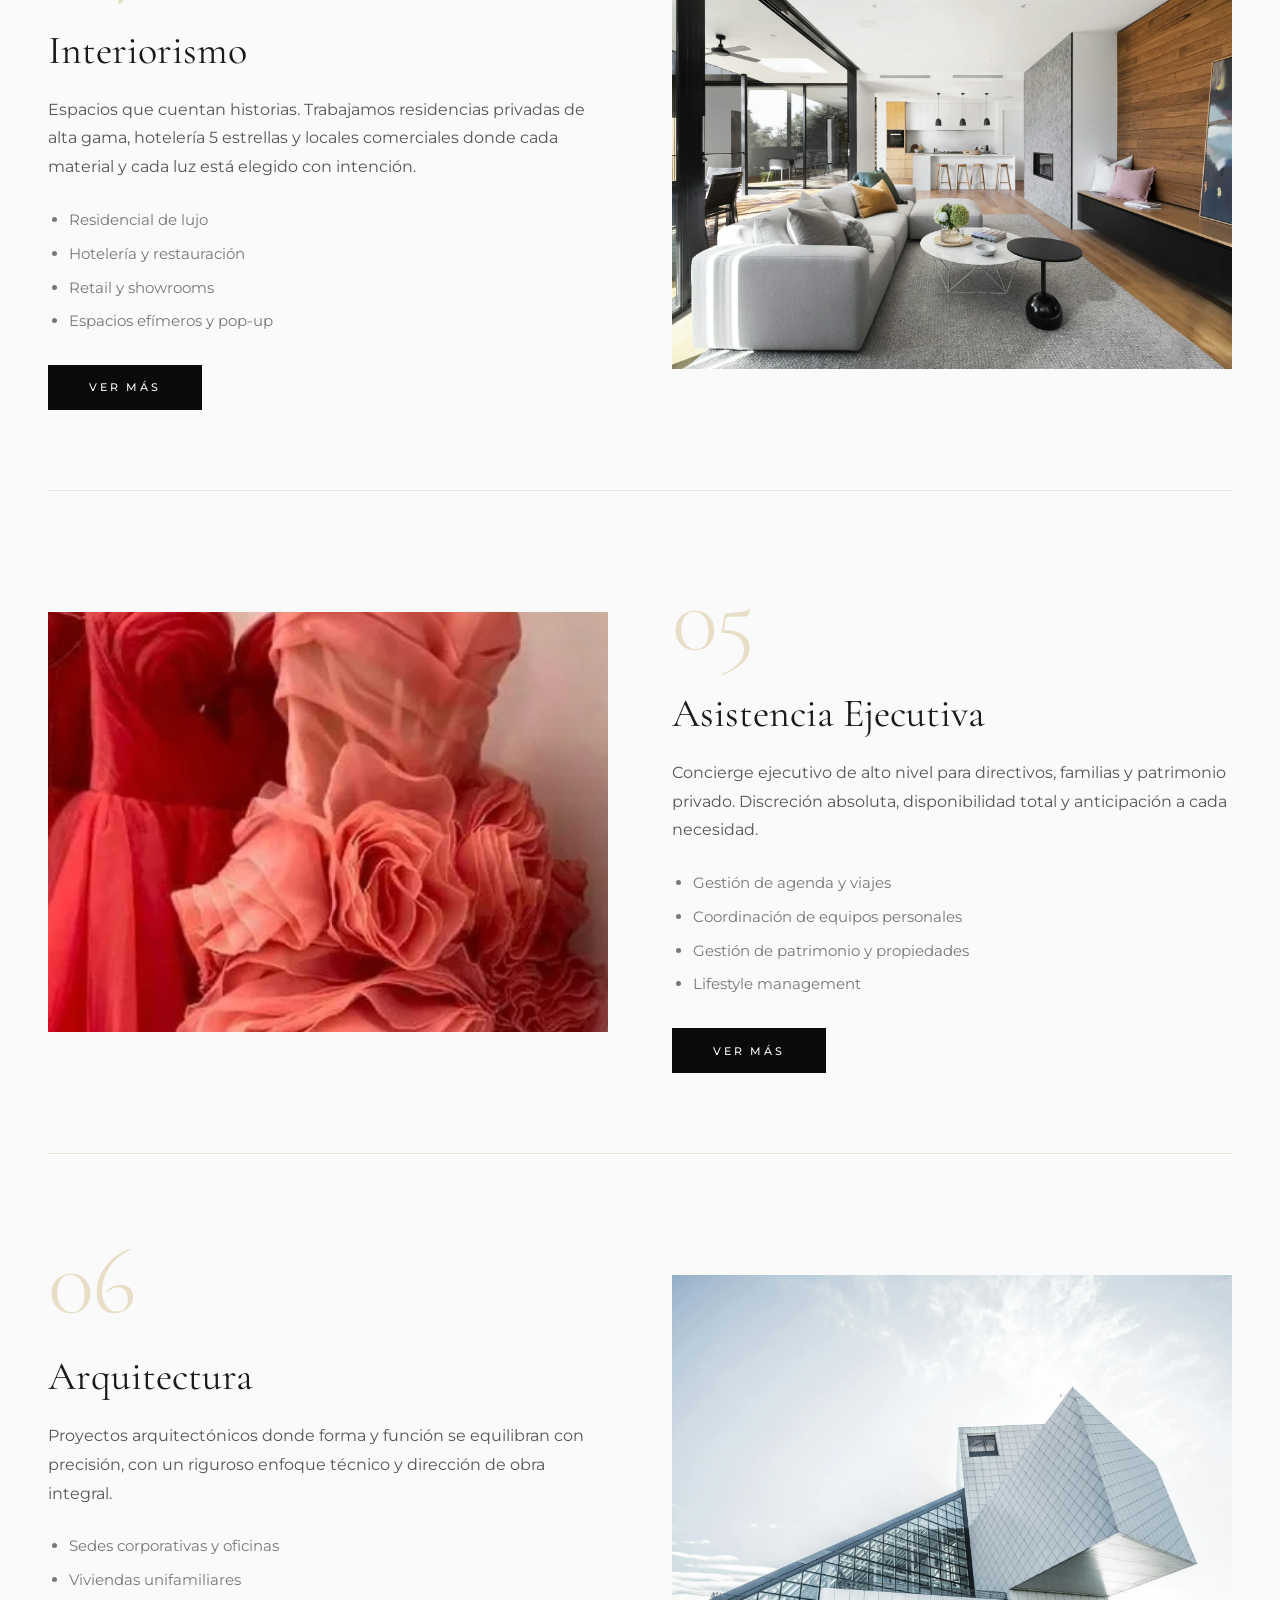
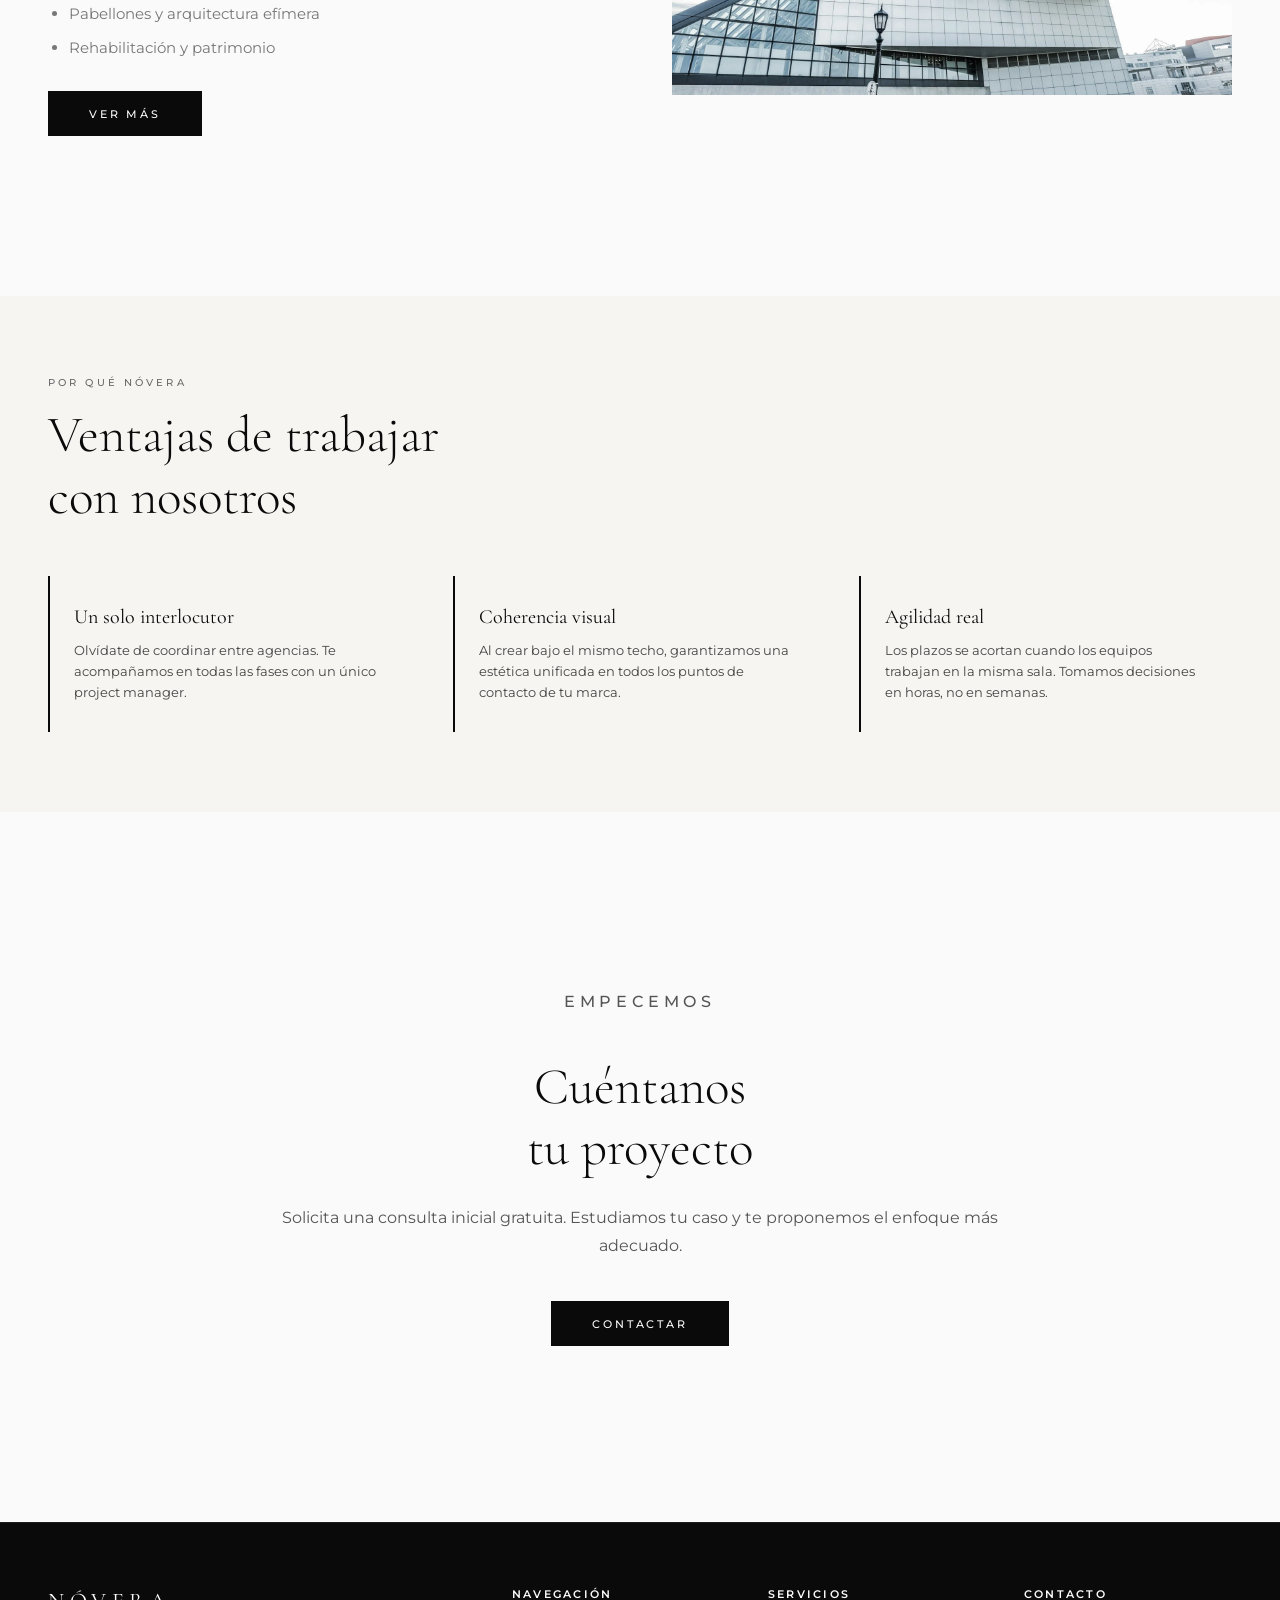
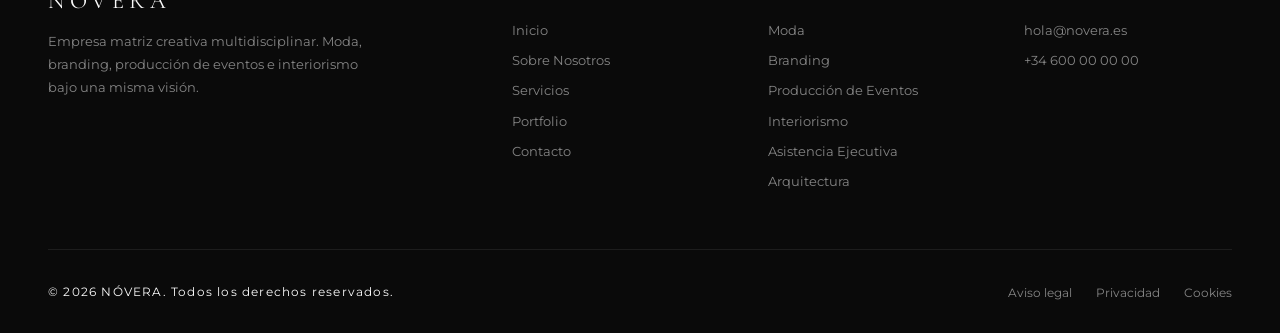
<file: servicios.html>
<!DOCTYPE html>
<html lang="es">
<head>
  <!-- Metadatos: codificación, viewport, SEO y tarjetas para redes sociales (Open Graph / Twitter) -->
  <!-- Metadata: encoding, viewport, SEO and social cards (Open Graph / Twitter) -->
  <meta charset="UTF-8">
  <meta name="viewport" content="width=device-width, initial-scale=1.0">
  <meta name="description" content="Servicios NÓVERA — Branding, Interiorismo, Moda, Arquitectura, Producción de Eventos y Asistencia Ejecutiva.">
  <meta property="og:type" content="website">
  <meta property="og:site_name" content="NÓVERA">
  <meta property="og:locale" content="es_ES">
  <meta property="og:title" content="Servicios — NÓVERA">
  <meta property="og:description" content="Servicios NÓVERA — Branding, Interiorismo, Moda, Arquitectura, Producción de Eventos y Asistencia Ejecutiva.">
  <meta property="og:url" content="https://ejemplo.danimefle.com/servicios.html">
  <meta property="og:image" content="https://ejemplo.danimefle.com/assets/img/og-novera.jpg">
  <meta property="og:image:width" content="1200">
  <meta property="og:image:height" content="630">
  <meta property="og:image:alt" content="NÓVERA — estudio creativo multidisciplinar">
  <meta name="twitter:card" content="summary_large_image">
  <meta name="twitter:title" content="Servicios — NÓVERA">
  <meta name="twitter:description" content="Servicios NÓVERA — Branding, Interiorismo, Moda, Arquitectura, Producción de Eventos y Asistencia Ejecutiva.">
  <meta name="twitter:image" content="https://ejemplo.danimefle.com/assets/img/og-novera.jpg">
  <link rel="canonical" href="https://ejemplo.danimefle.com/servicios.html">
  <!-- Datos estructurados JSON-LD (Schema.org, tipo Organization) para buscadores -->
  <!-- JSON-LD structured data (Schema.org, type Organization) for search engines -->
  <script type="application/ld+json">
  {
    "@context": "https://schema.org",
    "@type": "Organization",
    "name": "NÓVERA",
    "url": "https://ejemplo.danimefle.com",
    "logo": "https://ejemplo.danimefle.com/assets/favicon.svg",
    "description": "Empresa matriz creativa multidisciplinar. Moda, Branding, Producción de Eventos, Interiorismo, Asistencia Ejecutiva y Arquitectura.",
    "email": "hola@novera.es",
    "address": {
      "@type": "PostalAddress",
      "addressLocality": "Madrid",
      "addressCountry": "ES"
    }
  }
  </script>
  <!-- Título de la pestaña, iconos y hoja de estilos -->
  <!-- Tab title, icons and stylesheet -->
  <title>Servicios — NÓVERA</title>
  <link rel="icon" type="image/svg+xml" href="assets/favicon.svg">
  <!-- Precarga de las fuentes principales (Montserrat y Cormorant Garamond, subconjunto latino) para que el texto salga con ellas desde el primer pintado -->
  <!-- Preload the main fonts (Montserrat and Cormorant Garamond, Latin subset) so text renders with them from the first paint -->
  <link rel="preload" href="assets/fonts/JTUSjIg1_i6t8kCHKm459Wlhyw.woff2" as="font" type="font/woff2" crossorigin>
  <link rel="preload" href="assets/fonts/co3bmX5slCNuHLi8bLeY9MK7whWMhyjYqXtK.woff2" as="font" type="font/woff2" crossorigin>
  <link rel="stylesheet" href="assets/style.css">
  <!-- Metadatos SEO adicionales: autor y color de tema del navegador -->
  <!-- Additional SEO metadata: author and browser theme color -->
  <meta name="author" content="NÓVERA">
  <meta name="theme-color" content="#0a0a0a">
  <meta name="robots" content="index, follow">
  <link rel="apple-touch-icon" href="assets/apple-touch-icon.png">
  <link rel="icon" type="image/png" sizes="32x32" href="assets/favicon-32.png">
  <link rel="manifest" href="site.webmanifest">
</head>
<body>

  <!-- Enlace de salto: permite ir directo al contenido saltando la navegación (accesibilidad teclado/lector) -->
  <!-- Skip link: jumps straight to the content past the navigation (keyboard/screen reader accessibility) -->
  <a href="#main" class="skip-link">Saltar al contenido</a>

  <!-- Loader (decorativo: se oculta a lectores de pantalla) -->
  <!-- Loader (decorative: hidden from screen readers) -->
  <div id="loader" aria-hidden="true"><span>NÓVERA</span></div>

  <!-- Cabecera: navegación principal (enlaces a la izquierda, logo al centro, enlaces a la derecha); el botón hamburguesa abre el menú móvil -->
  <!-- Header: main navigation (links on the left, logo in the center, links on the right); the hamburger button opens the mobile menu -->
  <header>
            <nav id="mainNav" data-transparent="true" aria-label="Navegación principal">
    <ul class="nav-links nav-links-left">
      <li><a href="index.html">Inicio</a></li>
      <li><a href="sobre-nosotros.html">Sobre Nosotros</a></li>
      <li class="has-dropdown">
        <a href="servicios.html" class="dropdown-toggle">Servicios</a>
        <ul class="dropdown">
          <li><a href="servicios.html">Ver todos</a></li>
          <li><a href="moda.html">Moda</a></li>
          <li><a href="branding.html">Branding</a></li>
          <li><a href="event-producer.html">Producci&oacute;n de Eventos</a></li>
          <li><a href="interiorismo.html">Interiorismo</a></li>
          <li><a href="asistencia-ejecutiva.html">Asistencia Ejecutiva</a></li>
          <li><a href="arquitectura.html">Arquitectura</a></li>
        </ul>
      </li>
      <li><a href="portfolio.html">Portfolio</a></li>
    </ul>
    <a href="index.html" class="logo">NÓVERA</a>
    <ul class="nav-links nav-links-right">
      <li class="has-dropdown">
        <a href="moda.html" class="dropdown-toggle">Moda</a>
        <ul class="dropdown">
          <li><a href="moda.html#marcas-propias">Marcas propias</a></li>
          <li><a href="moda.html#colaboraciones">Colaboraciones</a></li>
          <li><a href="moda.html#talento">Talento</a></li>
          <li><a href="moda.html#identidad">Identidad de marcas</a></li>
        </ul>
      </li>
      <li><a href="branding.html">Branding</a></li>
      <li><a href="event-producer.html">Producci&oacute;n de Eventos</a></li>
      <li><a href="interiorismo.html">Interiorismo</a></li>
      <li><a href="contacto.html">Contacto</a></li>
    </ul>
    <button class="hamburger" id="hamburger" type="button" aria-label="Abrir menú" aria-expanded="false" aria-controls="mobileMenu"><span></span><span></span><span></span></button>
  </nav>
  </header>

        <!-- Menú móvil a pantalla completa (script.js añade el botón de cierre y gestiona el foco) -->
        <!-- Full-screen mobile menu (script.js adds the close button and manages focus) -->
        <div class="mobile-menu" id="mobileMenu" role="navigation" aria-label="Menú móvil">
    <a href="index.html">Inicio</a>
    <a href="sobre-nosotros.html">Sobre Nosotros</a>
    <a href="servicios.html">Servicios</a>
    <a href="portfolio.html">Portfolio</a>
    <a href="moda.html">Moda</a>
    <a href="branding.html">Branding</a>
    <a href="event-producer.html">Producci&oacute;n de Eventos</a>
    <a href="interiorismo.html">Interiorismo</a>
    <a href="asistencia-ejecutiva.html">Asistencia Ejecutiva</a>
    <a href="arquitectura.html">Arquitectura</a>
    <a href="contacto.html">Contacto</a>
  </div>

  <!-- Contenido principal (landmark main para accesibilidad) -->
  <!-- Main content (main landmark for accessibility) -->
  <main id="main">

  <!-- Cabecera de la página con imagen de fondo -->
  <!-- Page header with a background image -->
  <section class="page-hero">
    <div class="hero-bg" role="img" aria-label="Fotografía de un espacio interior de diseño" style="background-image:url('assets/img/ext/photo-1618221195710-dd6b41faaea6.webp')"></div>
    <div class="page-hero-content">
      <p class="kicker">Nuestros Servicios</p>
      <h1>Soluciones creativas<br>a medida</h1>
      <p class="subtitle">Seis disciplinas integradas bajo una misma visi&oacute;n. Trabajamos solos o en conjunto, seg&uacute;n el proyecto lo requiera.</p>
    </div>
  </section>

  <!-- Ruta de navegación (breadcrumb) -->
  <!-- Breadcrumb trail -->
  <nav class="breadcrumb" aria-label="Ruta de navegación"><a href="index.html">Inicio</a> <span>/</span> Servicios</nav>

  <!-- Catálogo de servicios: una fila por disciplina con imagen, texto, lista y enlace -->
  <!-- Service catalog: one row per discipline with image, text, list and link -->
  <section>
    <div class="container">
      <p class="section-label reveal">Visi&oacute;n integral</p>
      <h2 class="section-title reveal">Todo lo que tu marca<br>necesita, en un solo lugar</h2>
      <p class="section-text reveal">NÓVERA integra seis disciplinas que habitualmente requerir&iacute;an distintos proveedores. Esto garantiza coherencia creativa, ahorro de tiempo y una &uacute;nica interlocuci&oacute;n para todo tu proyecto.</p>
    </div>

    <div class="container">
      <div class="service-row reveal">
        <div class="service-row-image" role="img" aria-label="Servicio de Moda de NÓVERA" style="background-image:url('assets/img/extra/extra-05.webp')"></div>
        <div class="service-row-content">
          <span class="big-num">01</span>
          <h3>Moda</h3>
          <p>Creaci&oacute;n de marcas propias, colaboraciones con dise&ntilde;adores, captaci&oacute;n de talento y construcci&oacute;n de identidad para firmas de moda. La moda como forma de cultura contempor&aacute;nea.</p>
          <ul>
            <li>Marcas propias y colaboraciones</li>
            <li>Producci&oacute;n de pasarelas y editoriales</li>
            <li>Captaci&oacute;n de talento emergente</li>
            <li>Identidad visual para firmas de moda</li>
          </ul>
          <a href="moda.html" class="btn btn-dark">Ver m&aacute;s</a>
        </div>
      </div>

      <div class="service-row reverse reveal">
        <div class="service-row-image" role="img" aria-label="Servicio de Branding y Marketing de NÓVERA" style="background-image:url('assets/img/branding/branding-02.webp')"></div>
        <div class="service-row-content">
          <span class="big-num">02</span>
          <h3>Branding &amp; Marketing</h3>
          <p>Construimos marcas con alma: desde la estrategia y el naming hasta el sistema visual completo, el tono de voz y la narrativa que las sostiene en el tiempo.</p>
          <ul>
            <li>Estrategia de marca y posicionamiento</li>
            <li>Naming, identidad visual y manual</li>
            <li>Direcci&oacute;n de arte y campa&ntilde;as</li>
            <li>Contenido y redes sociales</li>
          </ul>
          <a href="branding.html" class="btn btn-dark">Ver m&aacute;s</a>
        </div>
      </div>

      <div class="service-row reveal">
        <div class="service-row-image" role="img" aria-label="Servicio de Producción de Eventos de NÓVERA" style="background-image:url('assets/img/eventos/eventos-13-pasarela-flores.webp')"></div>
        <div class="service-row-content">
          <span class="big-num">03</span>
          <h3>Producci&oacute;n de Eventos</h3>
          <p>Producci&oacute;n integral de pasarelas, desfiles y eventos de moda. Del casting a la &uacute;ltima luz: direcci&oacute;n creativa, escenograf&iacute;a, t&eacute;cnica y show.</p>
          <ul>
            <li>Pasarelas y desfiles de moda</li>
            <li>Presentaciones de colecci&oacute;n</li>
            <li>Lanzamientos de marca de moda</li>
            <li>Editoriales en vivo</li>
          </ul>
          <a href="event-producer.html" class="btn btn-dark">Ver m&aacute;s</a>
        </div>
      </div>

      <div class="service-row reverse reveal">
        <div class="service-row-image" role="img" aria-label="Servicio de Interiorismo de NÓVERA" style="background-image:url('assets/img/ext/photo-1600607687939-ce8a6c25118c.webp')"></div>
        <div class="service-row-content">
          <span class="big-num">04</span>
          <h3>Interiorismo</h3>
          <p>Espacios que cuentan historias. Trabajamos residencias privadas de alta gama, hoteler&iacute;a 5 estrellas y locales comerciales donde cada material y cada luz est&aacute; elegido con intenci&oacute;n.</p>
          <ul>
            <li>Residencial de lujo</li>
            <li>Hoteler&iacute;a y restauraci&oacute;n</li>
            <li>Retail y showrooms</li>
            <li>Espacios ef&iacute;meros y pop-up</li>
          </ul>
          <a href="interiorismo.html" class="btn btn-dark">Ver m&aacute;s</a>
        </div>
      </div>

      <div class="service-row reveal">
        <div class="service-row-image" role="img" aria-label="Servicio de Asistencia Ejecutiva de NÓVERA" style="background-image:url('assets/img/branding/branding-04.webp')"></div>
        <div class="service-row-content">
          <span class="big-num">05</span>
          <h3>Asistencia Ejecutiva</h3>
          <p>Concierge ejecutivo de alto nivel para directivos, familias y patrimonio privado. Discreci&oacute;n absoluta, disponibilidad total y anticipaci&oacute;n a cada necesidad.</p>
          <ul>
            <li>Gesti&oacute;n de agenda y viajes</li>
            <li>Coordinaci&oacute;n de equipos personales</li>
            <li>Gesti&oacute;n de patrimonio y propiedades</li>
            <li>Lifestyle management</li>
          </ul>
          <a href="asistencia-ejecutiva.html" class="btn btn-dark">Ver m&aacute;s</a>
        </div>
      </div>

      <div class="service-row reverse reveal">
        <div class="service-row-image" role="img" aria-label="Servicio de Arquitectura de NÓVERA" style="background-image:url('assets/img/ext/photo-1487958449943-2429e8be8625.webp')"></div>
        <div class="service-row-content">
          <span class="big-num">06</span>
          <h3>Arquitectura</h3>
          <p>Proyectos arquitect&oacute;nicos donde forma y funci&oacute;n se equilibran con precisi&oacute;n, con un riguroso enfoque t&eacute;cnico y direcci&oacute;n de obra integral.</p>
          <ul>
            <li>Sedes corporativas y oficinas</li>
            <li>Viviendas unifamiliares</li>
            <li>Pabellones y arquitectura ef&iacute;mera</li>
            <li>Rehabilitaci&oacute;n y patrimonio</li>
          </ul>
          <a href="arquitectura.html" class="btn btn-dark">Ver m&aacute;s</a>
        </div>
      </div>
    </div>
  </section>

  <!-- Ventajas de trabajar con NÓVERA -->
  <!-- Why work with NÓVERA -->
  <section class="bg-light">
    <div class="container">
      <p class="section-label reveal">Por qu&eacute; NÓVERA</p>
      <h2 class="section-title reveal">Ventajas de trabajar<br>con nosotros</h2>
    </div>
    <div class="features reveal">
      <div class="feature">
        <h3>Un solo interlocutor</h3>
        <p>Olv&iacute;date de coordinar entre agencias. Te acompa&ntilde;amos en todas las fases con un &uacute;nico project manager.</p>
      </div>
      <div class="feature">
        <h3>Coherencia visual</h3>
        <p>Al crear bajo el mismo techo, garantizamos una est&eacute;tica unificada en todos los puntos de contacto de tu marca.</p>
      </div>
      <div class="feature">
        <h3>Agilidad real</h3>
        <p>Los plazos se acortan cuando los equipos trabajan en la misma sala. Tomamos decisiones en horas, no en semanas.</p>
      </div>
    </div>
  </section>

  <!-- Llamada a la acción: invitación a contactar -->
  <!-- Call to action: invitation to get in touch -->
  <section>
    <div class="cta-block">
      <p class="section-label">Empecemos</p>
      <h2 class="section-title">Cu&eacute;ntanos<br>tu proyecto</h2>
      <p>Solicita una consulta inicial gratuita. Estudiamos tu caso y te proponemos el enfoque m&aacute;s adecuado.</p>
      <a href="contacto.html" class="btn btn-dark">Contactar</a>
    </div>
  </section>

  </main>
  <!-- Fin del contenido principal -->
  <!-- End of main content -->

  <!-- Pie: marca, enlaces de navegación y servicios, contacto y enlaces legales -->
  <!-- Footer: brand, navigation and service links, contact details and legal links -->
  <footer>
    <div class="footer-top">
      <div class="footer-brand">
        <span class="footer-logo">NÓVERA</span>
        <p>Empresa matriz creativa multidisciplinar. Moda, branding, producci&oacute;n de eventos e interiorismo bajo una misma visi&oacute;n.</p>
      </div>
      <div class="footer-col"><h2>Navegaci&oacute;n</h2><ul><li><a href="index.html">Inicio</a></li><li><a href="sobre-nosotros.html">Sobre Nosotros</a></li><li><a href="servicios.html">Servicios</a></li><li><a href="portfolio.html">Portfolio</a></li><li><a href="contacto.html">Contacto</a></li></ul></div>
      <div class="footer-col"><h2>Servicios</h2><ul><li><a href="moda.html">Moda</a></li><li><a href="branding.html">Branding</a></li><li><a href="event-producer.html">Producci&oacute;n de Eventos</a></li><li><a href="interiorismo.html">Interiorismo</a></li><li><a href="asistencia-ejecutiva.html">Asistencia Ejecutiva</a></li><li><a href="arquitectura.html">Arquitectura</a></li></ul></div>
      <div class="footer-col"><h2>Contacto</h2><ul><li><a href="mailto:hola@novera.es">hola@novera.es</a></li><li><a href="tel:+34600000000">+34 600 00 00 00</a></li></ul></div>
    </div>
    <div class="footer-bottom">
      <p>&copy; 2026 NÓVERA. Todos los derechos reservados.</p>
      <ul class="footer-links"><li><a href="aviso-legal.html">Aviso legal</a></li><li><a href="politica-privacidad.html">Privacidad</a></li><li><a href="politica-cookies.html">Cookies</a></li></ul>
    </div>
  </footer>

  <!-- Banner de consentimiento de cookies/analítica (conforme a la guía de la AEPD); script.js lo muestra y guarda la decisión -->
  <!-- Cookie/analytics consent banner (per the AEPD guidelines); script.js shows it and stores the choice -->
  <div id="cookieBanner" class="cookie-banner" role="dialog" aria-live="polite" aria-label="Aviso de cookies" hidden>
    <div class="cookie-banner-inner">
      <p class="cookie-text">Usamos analítica web respetuosa con tu privacidad para entender cómo se usa el sitio. Puedes aceptarla o rechazarla. Más información en nuestra <a href="politica-cookies.html">política de cookies</a>.</p>
      <div class="cookie-actions">
        <button type="button" class="btn-cookie btn-cookie-reject" data-cookie-action="rejected">Rechazar</button>
        <button type="button" class="btn-cookie btn-cookie-accept" data-cookie-action="accepted">Aceptar</button>
      </div>
    </div>
  </div>
  <!-- Script principal: loader, menú, slider, lightbox, cookies y formularios de demo -->
  <!-- Main script: loader, menu, slider, lightbox, cookies and demo forms -->
  <script src="assets/script.js"></script>
</body>
</html>
</file>
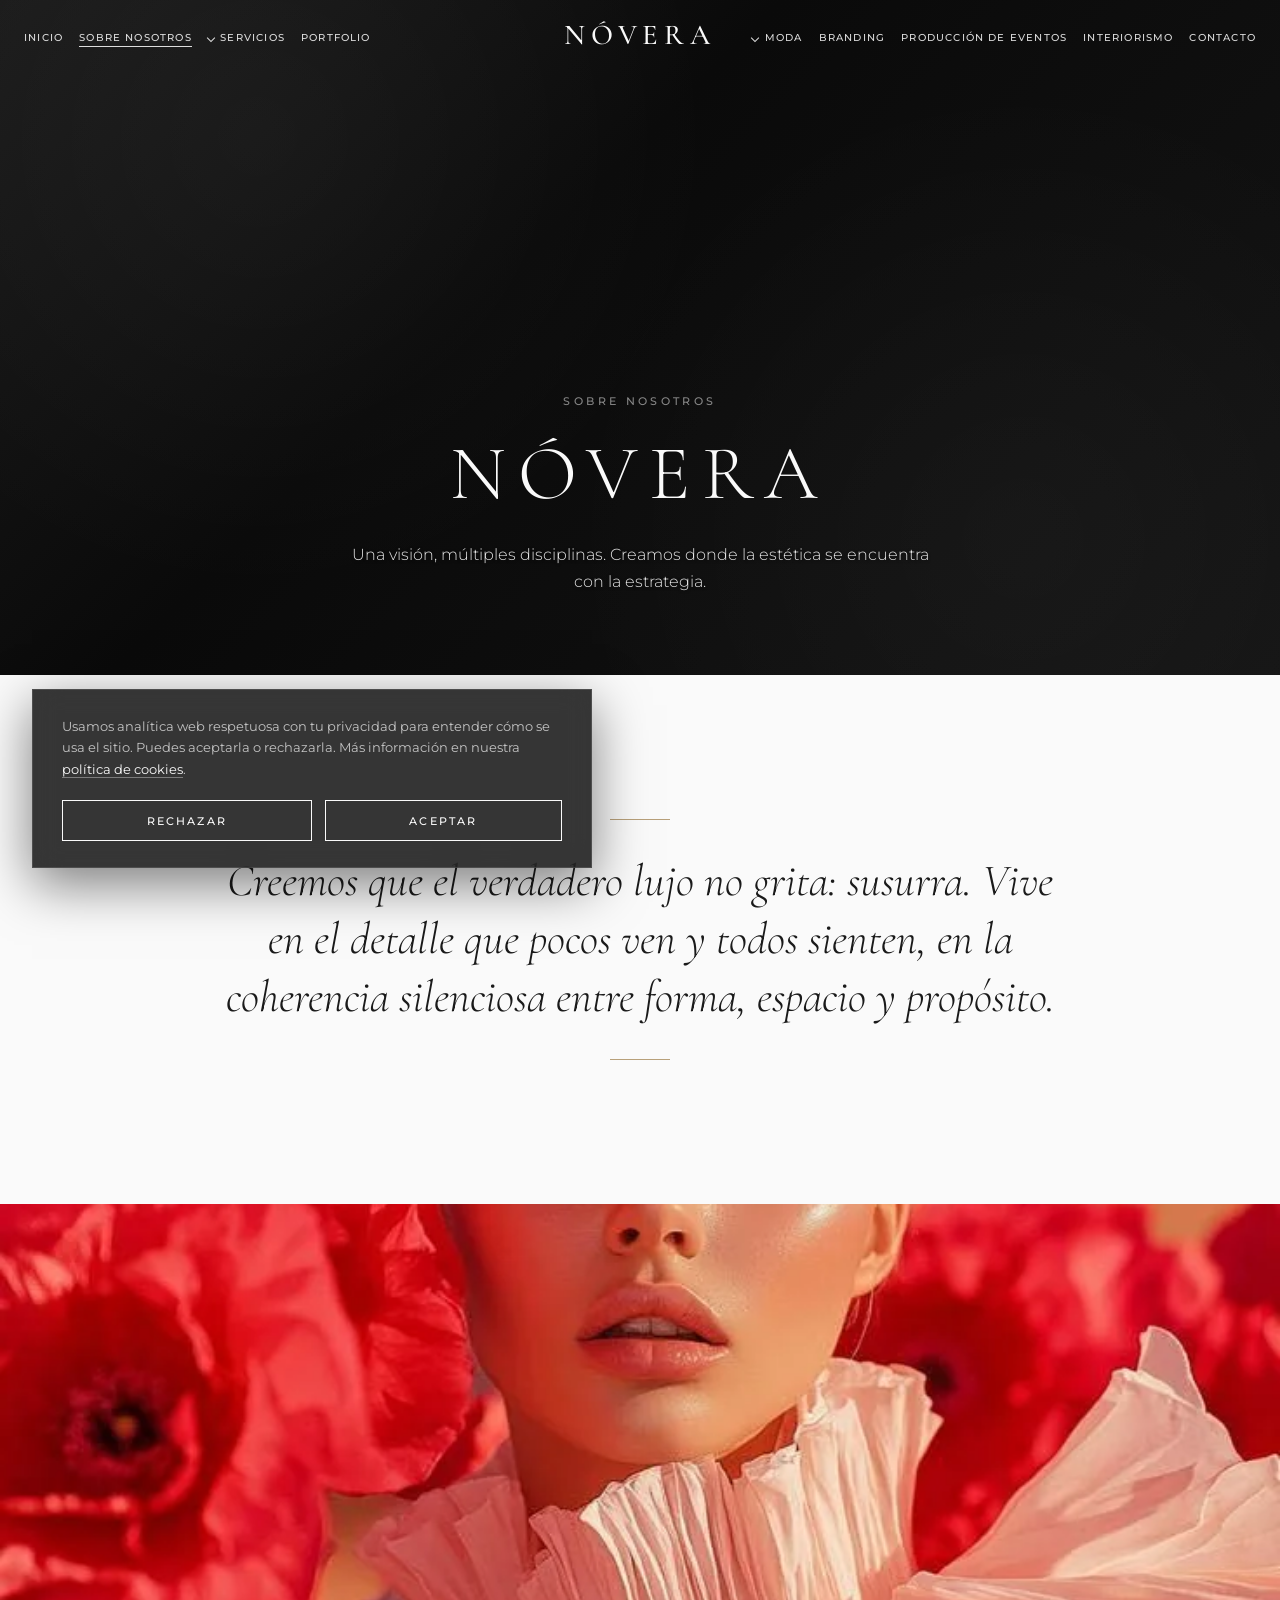
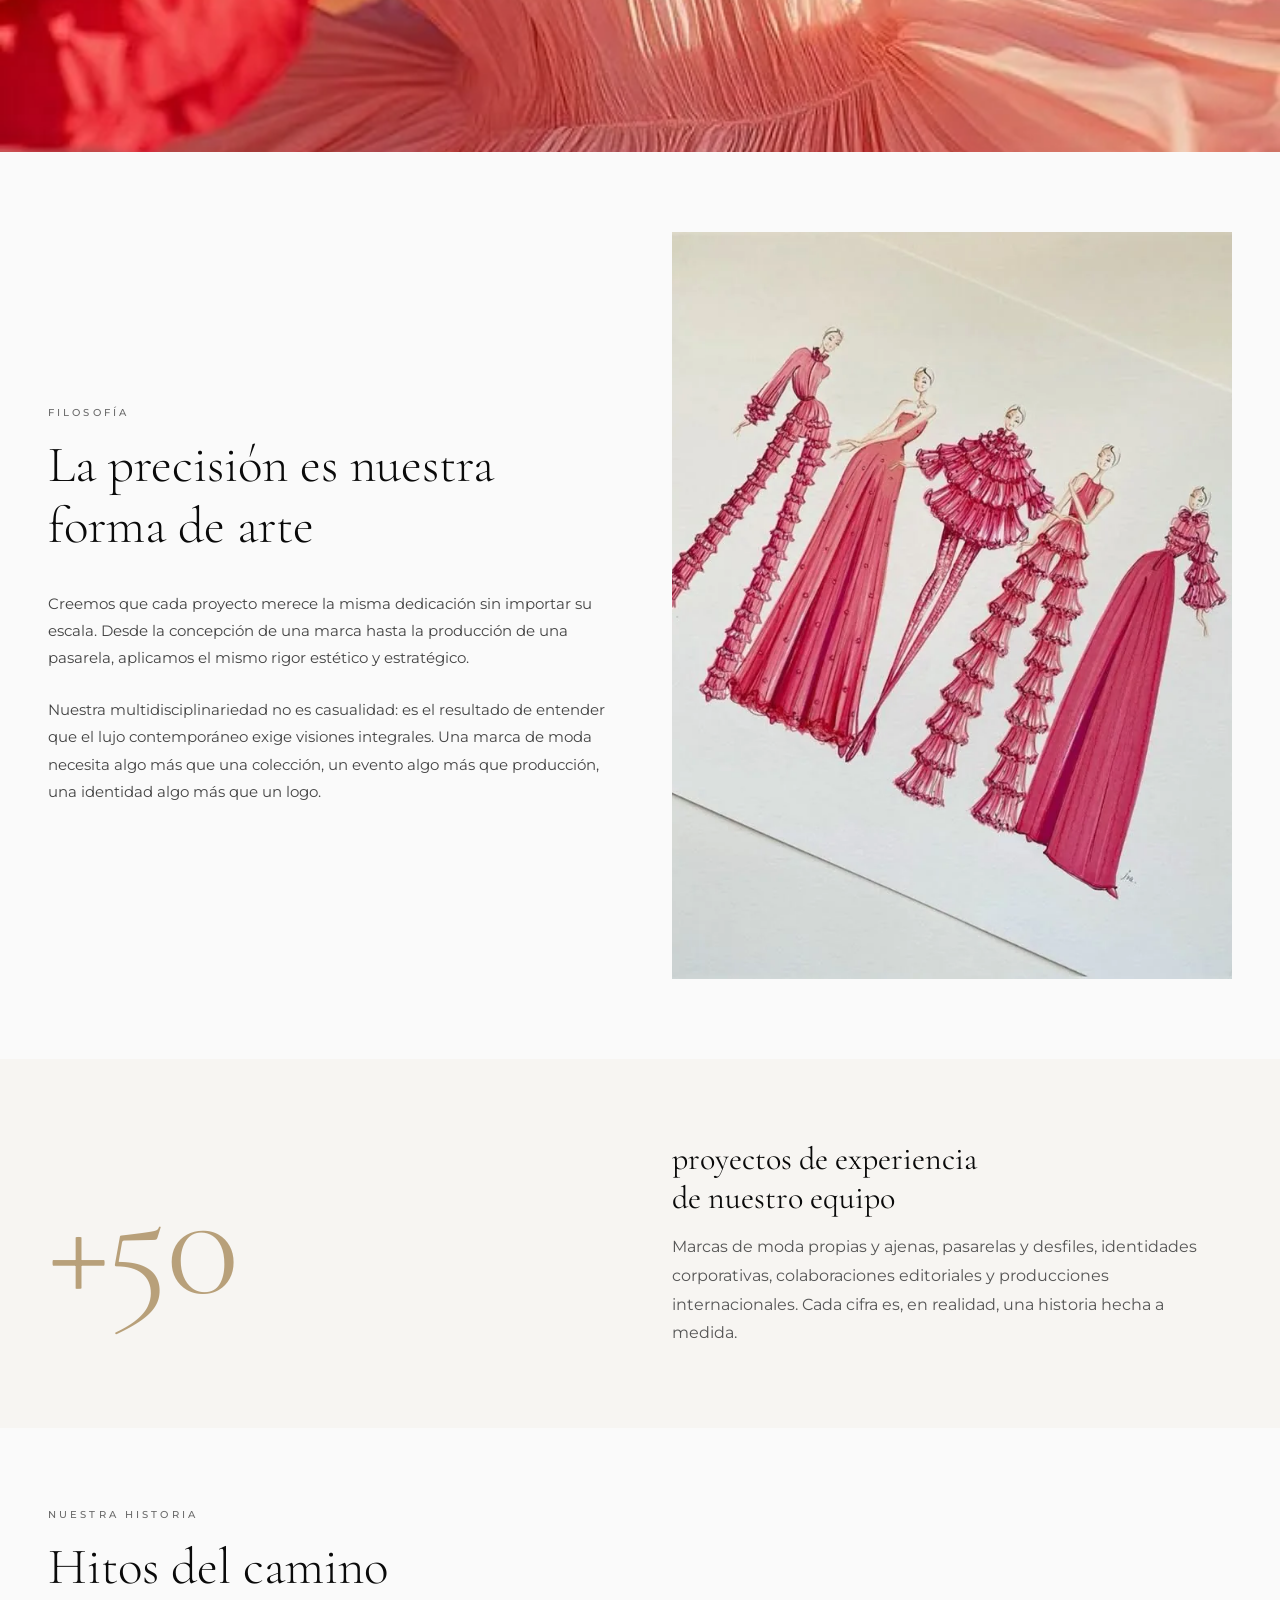
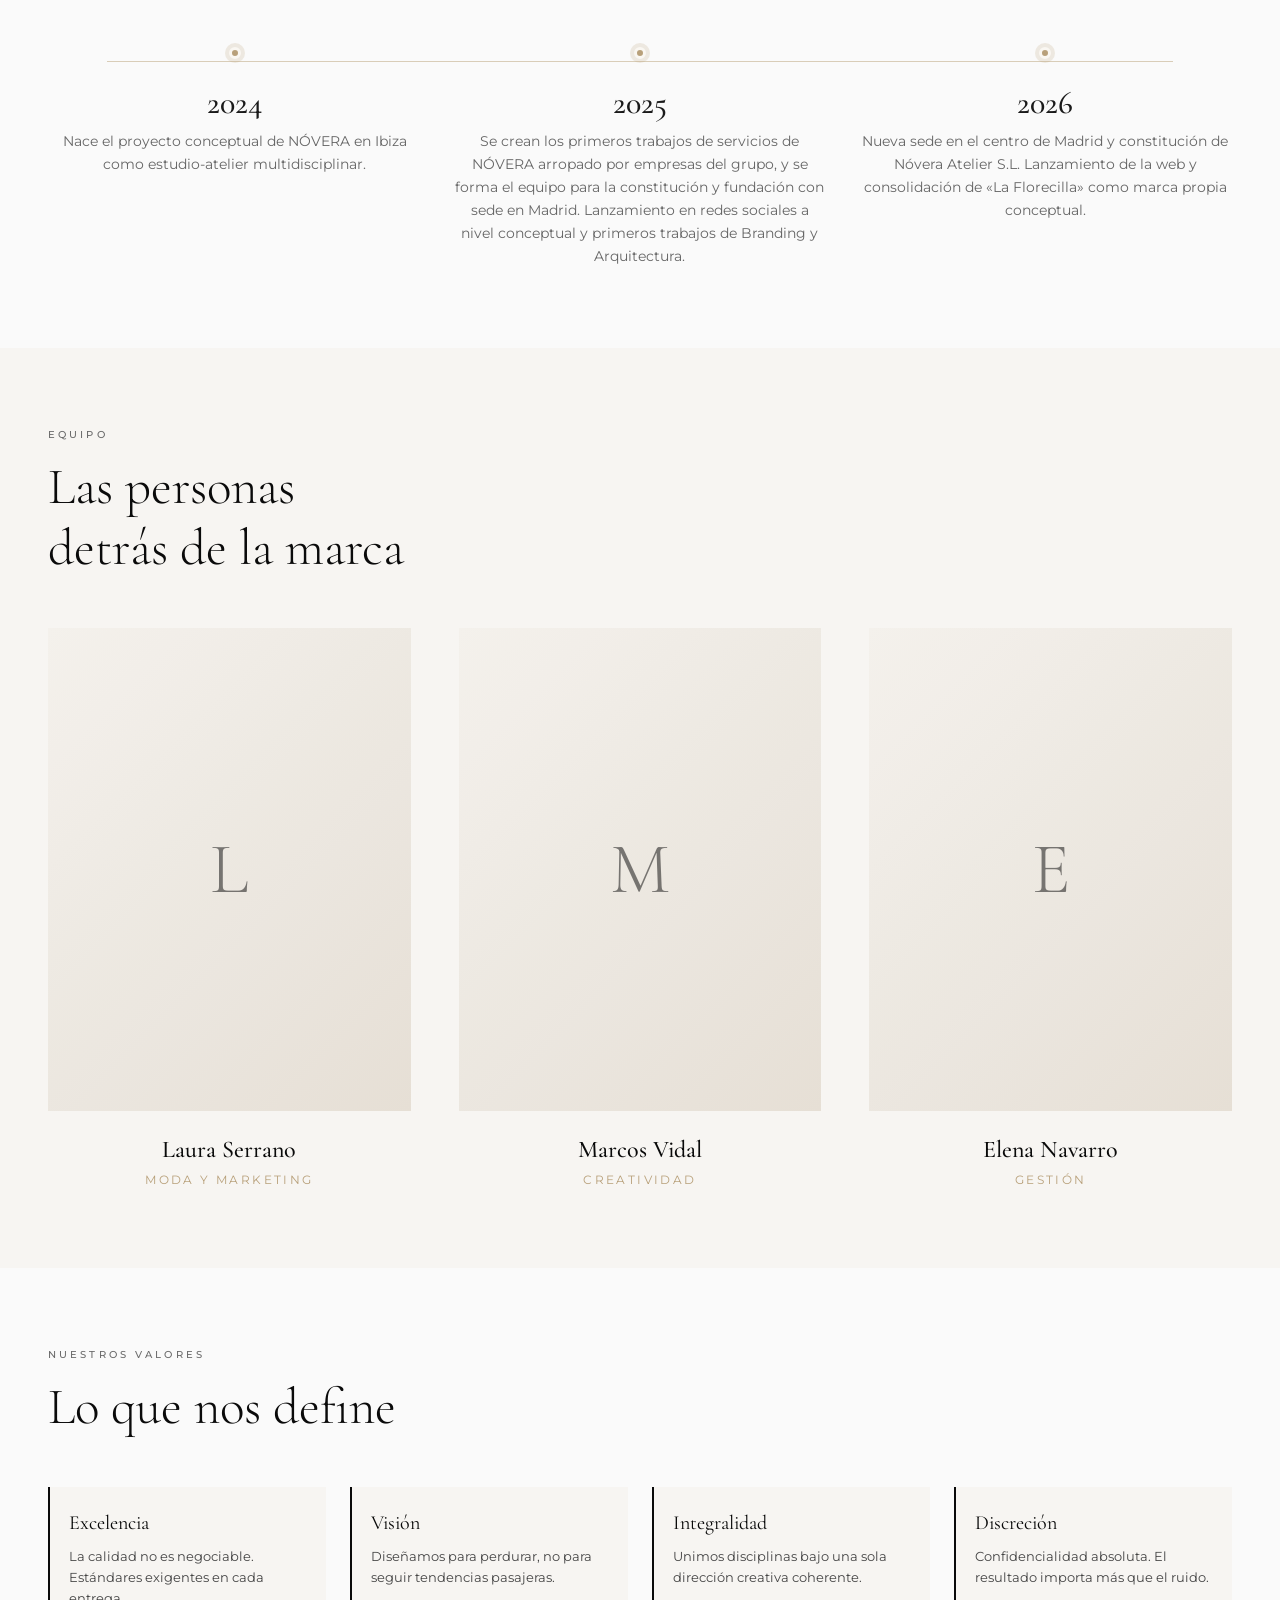
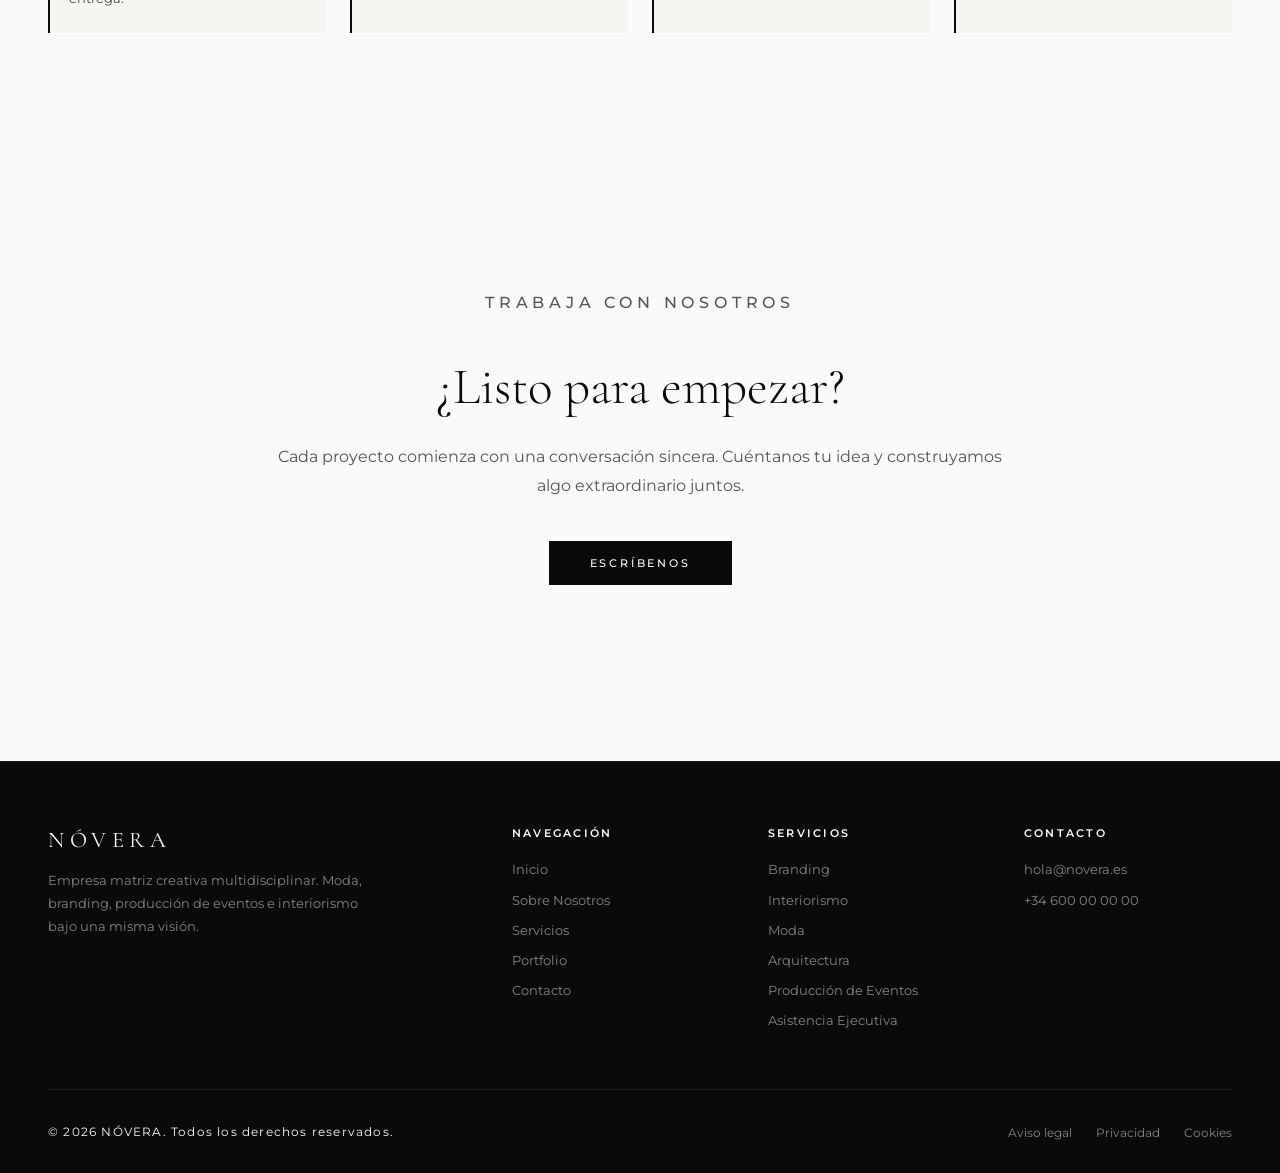
<file: sobre-nosotros.html>
<!DOCTYPE html>
<html lang="es">
<head>
  <!-- Metadatos: codificación, viewport, SEO y tarjetas para redes sociales (Open Graph / Twitter) -->
  <!-- Metadata: encoding, viewport, SEO and social cards (Open Graph / Twitter) -->
  <meta charset="UTF-8">
  <meta name="viewport" content="width=device-width, initial-scale=1.0">
  <meta name="description" content="Conoce NÓVERA — una empresa matriz creativa multidisciplinar. Filosofía, visión y enfoque.">
  <meta property="og:type" content="website">
  <meta property="og:site_name" content="NÓVERA">
  <meta property="og:locale" content="es_ES">
  <meta property="og:title" content="Sobre Nosotros — NÓVERA">
  <meta property="og:description" content="Conoce NÓVERA — una empresa matriz creativa multidisciplinar. Filosofía, visión y enfoque.">
  <meta property="og:url" content="https://ejemplo.danimefle.com/sobre-nosotros.html">
  <meta property="og:image" content="https://ejemplo.danimefle.com/assets/img/og-novera.jpg">
  <meta property="og:image:width" content="1200">
  <meta property="og:image:height" content="630">
  <meta property="og:image:alt" content="NÓVERA — estudio creativo multidisciplinar">
  <meta name="twitter:card" content="summary_large_image">
  <meta name="twitter:title" content="Sobre Nosotros — NÓVERA">
  <meta name="twitter:description" content="Conoce NÓVERA — una empresa matriz creativa multidisciplinar. Filosofía, visión y enfoque.">
  <meta name="twitter:image" content="https://ejemplo.danimefle.com/assets/img/og-novera.jpg">
  <link rel="canonical" href="https://ejemplo.danimefle.com/sobre-nosotros.html">
  <!-- Datos estructurados JSON-LD (Schema.org, tipo Organization) para buscadores -->
  <!-- JSON-LD structured data (Schema.org, type Organization) for search engines -->
  <script type="application/ld+json">
  {
    "@context": "https://schema.org",
    "@type": "Organization",
    "name": "NÓVERA",
    "url": "https://ejemplo.danimefle.com",
    "logo": "https://ejemplo.danimefle.com/assets/favicon.svg",
    "description": "Empresa matriz creativa multidisciplinar. Moda, Branding, Producción de Eventos, Interiorismo, Asistencia Ejecutiva y Arquitectura.",
    "email": "hola@novera.es",
    "address": {
      "@type": "PostalAddress",
      "addressLocality": "Madrid",
      "addressCountry": "ES"
    }
  }
  </script>
  <!-- Título de la pestaña, iconos y hoja de estilos -->
  <!-- Tab title, icons and stylesheet -->
  <title>Sobre Nosotros — NÓVERA</title>
  <link rel="icon" type="image/svg+xml" href="assets/favicon.svg">
  <!-- Precarga de las fuentes principales (Montserrat y Cormorant Garamond, subconjunto latino) para que el texto salga con ellas desde el primer pintado -->
  <!-- Preload the main fonts (Montserrat and Cormorant Garamond, Latin subset) so text renders with them from the first paint -->
  <link rel="preload" href="assets/fonts/JTUSjIg1_i6t8kCHKm459Wlhyw.woff2" as="font" type="font/woff2" crossorigin>
  <link rel="preload" href="assets/fonts/co3bmX5slCNuHLi8bLeY9MK7whWMhyjYqXtK.woff2" as="font" type="font/woff2" crossorigin>
  <link rel="stylesheet" href="assets/style.css">
  <!-- Metadatos SEO adicionales: autor y color de tema del navegador -->
  <!-- Additional SEO metadata: author and browser theme color -->
  <meta name="author" content="NÓVERA">
  <meta name="theme-color" content="#0a0a0a">
  <meta name="robots" content="index, follow">
  <link rel="apple-touch-icon" href="assets/apple-touch-icon.png">
  <link rel="icon" type="image/png" sizes="32x32" href="assets/favicon-32.png">
  <link rel="manifest" href="site.webmanifest">
</head>
<body>

  <!-- Enlace de salto: permite ir directo al contenido saltando la navegación (accesibilidad teclado/lector) -->
  <!-- Skip link: jumps straight to the content past the navigation (keyboard/screen reader accessibility) -->
  <a href="#main" class="skip-link">Saltar al contenido</a>

  <!-- Loader (decorativo: se oculta a lectores de pantalla) -->
  <!-- Loader (decorative: hidden from screen readers) -->
  <div id="loader" aria-hidden="true"><span>NÓVERA</span></div>

  <!-- Cabecera: navegación principal (enlaces a la izquierda, logo al centro, enlaces a la derecha); el botón hamburguesa abre el menú móvil -->
  <!-- Header: main navigation (links on the left, logo in the center, links on the right); the hamburger button opens the mobile menu -->
  <header>
            <nav id="mainNav" data-transparent="true" aria-label="Navegación principal">
    <ul class="nav-links nav-links-left">
      <li><a href="index.html">Inicio</a></li>
      <li><a href="sobre-nosotros.html">Sobre Nosotros</a></li>
      <li class="has-dropdown">
        <a href="servicios.html" class="dropdown-toggle">Servicios</a>
        <ul class="dropdown">
          <li><a href="servicios.html">Ver todos</a></li>
          <li><a href="moda.html">Moda</a></li>
          <li><a href="branding.html">Branding</a></li>
          <li><a href="event-producer.html">Producci&oacute;n de Eventos</a></li>
          <li><a href="interiorismo.html">Interiorismo</a></li>
          <li><a href="asistencia-ejecutiva.html">Asistencia Ejecutiva</a></li>
          <li><a href="arquitectura.html">Arquitectura</a></li>
        </ul>
      </li>
      <li><a href="portfolio.html">Portfolio</a></li>
    </ul>
    <a href="index.html" class="logo">NÓVERA</a>
    <ul class="nav-links nav-links-right">
      <li class="has-dropdown">
        <a href="moda.html" class="dropdown-toggle">Moda</a>
        <ul class="dropdown">
          <li><a href="moda.html#marcas-propias">Marcas propias</a></li>
          <li><a href="moda.html#colaboraciones">Colaboraciones</a></li>
          <li><a href="moda.html#talento">Talento</a></li>
          <li><a href="moda.html#identidad">Identidad de marcas</a></li>
        </ul>
      </li>
      <li><a href="branding.html">Branding</a></li>
      <li><a href="event-producer.html">Producci&oacute;n de Eventos</a></li>
      <li><a href="interiorismo.html">Interiorismo</a></li>
      <li><a href="contacto.html">Contacto</a></li>
    </ul>
    <button class="hamburger" id="hamburger" type="button" aria-label="Abrir menú" aria-expanded="false" aria-controls="mobileMenu"><span></span><span></span><span></span></button>
  </nav>
  </header>

        <!-- Menú móvil a pantalla completa (script.js añade el botón de cierre y gestiona el foco) -->
        <!-- Full-screen mobile menu (script.js adds the close button and manages focus) -->
        <div class="mobile-menu" id="mobileMenu" role="navigation" aria-label="Menú móvil">
    <a href="index.html">Inicio</a>
    <a href="sobre-nosotros.html">Sobre Nosotros</a>
    <a href="servicios.html">Servicios</a>
    <a href="portfolio.html">Portfolio</a>
    <a href="moda.html">Moda</a>
    <a href="branding.html">Branding</a>
    <a href="event-producer.html">Producci&oacute;n de Eventos</a>
    <a href="interiorismo.html">Interiorismo</a>
    <a href="asistencia-ejecutiva.html">Asistencia Ejecutiva</a>
    <a href="arquitectura.html">Arquitectura</a>
    <a href="contacto.html">Contacto</a>
  </div>

  <!-- Contenido principal (landmark main para accesibilidad) -->
  <!-- Main content (main landmark for accessibility) -->
  <main id="main">

  <!-- Cabecera con fondo neutro y el nombre de la marca -->
  <!-- Header with a neutral background and the brand name -->
  <section class="page-hero about-hero">
    <div class="about-hero-bg" role="img" aria-label="Fondo de marca NÓVERA"></div>
    <div class="page-hero-content">
      <p class="kicker">Sobre Nosotros</p>
      <h1 class="about-brand">NÓVERA</h1>
      <p class="subtitle">Una visi&oacute;n, m&uacute;ltiples disciplinas. Creamos donde la est&eacute;tica se encuentra con la estrategia.</p>
    </div>
  </section>

  <!-- Cita destacada -->
  <!-- Pull quote -->
  <section>
    <p class="pull-quote reveal">Creemos que el verdadero lujo no grita: susurra. Vive en el detalle que pocos ven y todos sienten, en la coherencia silenciosa entre forma, espacio y prop&oacute;sito.</p>
  </section>

  <!-- Imagen a ancho completo -->
  <!-- Full-width image -->
  <div class="full-image reveal" role="img" aria-label="Imagen editorial de NÓVERA a pantalla completa" style="background-image:url('assets/img/extra/extra-02.webp')"></div>

  <!-- Filosofía de la marca -->
  <!-- Brand philosophy -->
  <section>
    <div class="two-col">
      <div class="reveal">
        <p class="section-label">Filosof&iacute;a</p>
        <h2 class="section-title">La precisi&oacute;n es nuestra<br>forma de arte</h2>
        <p class="section-text">
          Creemos que cada proyecto merece la misma dedicaci&oacute;n sin importar su escala. Desde la concepci&oacute;n de una marca hasta la producci&oacute;n de una pasarela, aplicamos el mismo rigor est&eacute;tico y estrat&eacute;gico.
        </p>
        <p class="section-text">
          Nuestra multidisciplinariedad no es casualidad: es el resultado de entender que el lujo contempor&aacute;neo exige visiones integrales. Una marca de moda necesita algo m&aacute;s que una colecci&oacute;n, un evento algo m&aacute;s que producci&oacute;n, una identidad algo m&aacute;s que un logo.
        </p>
      </div>
      <div class="two-col-image reveal" role="img" aria-label="Ilustraciones de moda en tonos rosa" style="background-image:url('assets/img/moda/moda-34-ilustraciones-rosa.webp')"></div>
    </div>
  </section>

  <!-- Cifra destacada con texto explicativo -->
  <!-- Highlighted figure with explanatory text -->
  <section class="bg-light">
    <div class="stat-block reveal">
      <div class="stat-num">+50</div>
      <div class="stat-text">
        <h3>proyectos de experiencia<br>de nuestro equipo</h3>
        <p>Marcas de moda propias y ajenas, pasarelas y desfiles, identidades corporativas, colaboraciones editoriales y producciones internacionales. Cada cifra es, en realidad, una historia hecha a medida.</p>
      </div>
    </div>
  </section>

  <!-- Línea de tiempo con la trayectoria del estudio -->
  <!-- Timeline of the studio's journey -->
  <section>
    <div class="container">
      <p class="section-label reveal">Nuestra historia</p>
      <h2 class="section-title reveal">Hitos del camino</h2>
    </div>
    <div class="timeline reveal">
      <div class="timeline-item">
        <div class="timeline-dot"></div>
        <div class="timeline-year">2024</div>
        <p>Nace el proyecto conceptual de NÓVERA en Ibiza como estudio-atelier multidisciplinar.</p>
      </div>
      <div class="timeline-item">
        <div class="timeline-dot"></div>
        <div class="timeline-year">2025</div>
        <p>Se crean los primeros trabajos de servicios de NÓVERA arropado por empresas del grupo, y se forma el equipo para la constituci&oacute;n y fundaci&oacute;n con sede en Madrid. Lanzamiento en redes sociales a nivel conceptual y primeros trabajos de Branding y Arquitectura.</p>
      </div>
      <div class="timeline-item">
        <div class="timeline-dot"></div>
        <div class="timeline-year">2026</div>
        <p>Nueva sede en el centro de Madrid y constituci&oacute;n de Nóvera Atelier S.L. Lanzamiento de la web y consolidaci&oacute;n de &laquo;La Florecilla&raquo; como marca propia conceptual.</p>
      </div>
    </div>
  </section>

  <!-- Equipo -->
  <!-- Team -->
  <section class="bg-light">
    <div class="container">
      <p class="section-label reveal">Equipo</p>
      <h2 class="section-title reveal">Las personas<br>detr&aacute;s de la marca</h2>
    </div>
    <div class="team-grid reveal">
      <div class="team-card">
        <div class="team-photo avatar-style">L</div>
        <h3>Laura Serrano</h3>
        <span class="role">Moda y Marketing</span>
      </div>
      <div class="team-card">
        <div class="team-photo avatar-style">M</div>
        <h3>Marcos Vidal</h3>
        <span class="role">Creatividad</span>
      </div>
      <div class="team-card">
        <div class="team-photo avatar-style">E</div>
        <h3>Elena Navarro</h3>
        <span class="role">Gesti&oacute;n</span>
      </div>
    </div>
  </section>

  <!-- Valores de la marca -->
  <!-- Brand values -->
  <section>
    <div class="container">
      <p class="section-label reveal">Nuestros Valores</p>
      <h2 class="section-title reveal">Lo que nos define</h2>
    </div>
    <div class="features features-row reveal">
      <div class="feature">
        <h3>Excelencia</h3>
        <p>La calidad no es negociable. Est&aacute;ndares exigentes en cada entrega.</p>
      </div>
      <div class="feature">
        <h3>Visi&oacute;n</h3>
        <p>Dise&ntilde;amos para perdurar, no para seguir tendencias pasajeras.</p>
      </div>
      <div class="feature">
        <h3>Integralidad</h3>
        <p>Unimos disciplinas bajo una sola direcci&oacute;n creativa coherente.</p>
      </div>
      <div class="feature">
        <h3>Discreci&oacute;n</h3>
        <p>Confidencialidad absoluta. El resultado importa m&aacute;s que el ruido.</p>
      </div>
    </div>
  </section>

  <!-- Llamada a la acción: invitación a contactar -->
  <!-- Call to action: invitation to get in touch -->
  <section>
    <div class="cta-block">
      <p class="section-label">Trabaja con nosotros</p>
      <h2 class="section-title">&iquest;Listo para empezar?</h2>
      <p>Cada proyecto comienza con una conversaci&oacute;n sincera. Cu&eacute;ntanos tu idea y construyamos algo extraordinario juntos.</p>
      <a href="contacto.html" class="btn btn-dark">Escr&iacute;benos</a>
    </div>
  </section>

  </main>
  <!-- Fin del contenido principal -->
  <!-- End of main content -->

  <!-- Pie: marca, enlaces de navegación y servicios, contacto y enlaces legales -->
  <!-- Footer: brand, navigation and service links, contact details and legal links -->
  <footer>
    <div class="footer-top">
      <div class="footer-brand">
        <span class="footer-logo">NÓVERA</span>
        <p>Empresa matriz creativa multidisciplinar. Moda, branding, producci&oacute;n de eventos e interiorismo bajo una misma visi&oacute;n.</p>
      </div>
      <div class="footer-col">
        <h2>Navegaci&oacute;n</h2>
        <ul>
          <li><a href="index.html">Inicio</a></li>
          <li><a href="sobre-nosotros.html">Sobre Nosotros</a></li>
          <li><a href="servicios.html">Servicios</a></li>
          <li><a href="portfolio.html">Portfolio</a></li>
          <li><a href="contacto.html">Contacto</a></li>
        </ul>
      </div>
      <div class="footer-col">
        <h2>Servicios</h2>
        <ul>
          <li><a href="branding.html">Branding</a></li>
          <li><a href="interiorismo.html">Interiorismo</a></li>
          <li><a href="moda.html">Moda</a></li>
          <li><a href="arquitectura.html">Arquitectura</a></li>
          <li><a href="event-producer.html">Producci&oacute;n de Eventos</a></li>
          <li><a href="asistencia-ejecutiva.html">Asistencia Ejecutiva</a></li>
        </ul>
      </div>
      <div class="footer-col">
        <h2>Contacto</h2>
        <ul>
          <li><a href="mailto:hola@novera.es">hola@novera.es</a></li>
          <li><a href="tel:+34600000000">+34 600 00 00 00</a></li>
        </ul>
      </div>
    </div>
    <div class="footer-bottom">
      <p>&copy; 2026 NÓVERA. Todos los derechos reservados.</p>
      <ul class="footer-links"><li><a href="aviso-legal.html">Aviso legal</a></li><li><a href="politica-privacidad.html">Privacidad</a></li><li><a href="politica-cookies.html">Cookies</a></li></ul>
    </div>
  </footer>

  <!-- Banner de consentimiento de cookies/analítica (conforme a la guía de la AEPD); script.js lo muestra y guarda la decisión -->
  <!-- Cookie/analytics consent banner (per the AEPD guidelines); script.js shows it and stores the choice -->
  <div id="cookieBanner" class="cookie-banner" role="dialog" aria-live="polite" aria-label="Aviso de cookies" hidden>
    <div class="cookie-banner-inner">
      <p class="cookie-text">Usamos analítica web respetuosa con tu privacidad para entender cómo se usa el sitio. Puedes aceptarla o rechazarla. Más información en nuestra <a href="politica-cookies.html">política de cookies</a>.</p>
      <div class="cookie-actions">
        <button type="button" class="btn-cookie btn-cookie-reject" data-cookie-action="rejected">Rechazar</button>
        <button type="button" class="btn-cookie btn-cookie-accept" data-cookie-action="accepted">Aceptar</button>
      </div>
    </div>
  </div>
  <!-- Script principal: loader, menú, slider, lightbox, cookies y formularios de demo -->
  <!-- Main script: loader, menu, slider, lightbox, cookies and demo forms -->
  <script src="assets/script.js"></script>
</body>
</html>
</file>
<file: assets/style.css>
/* Fuentes autoalojadas (Cormorant Garamond + Montserrat) — sin depender de Google, mejor RGPD y velocidad */
/* Self-hosted fonts (Cormorant Garamond + Montserrat) — no Google dependency, better GDPR compliance and speed */
@font-face {
  font-family: 'Cormorant Garamond';
  font-style: italic;
  font-weight: 300;
  font-display: swap;
  src: url(fonts/co3ZmX5slCNuHLi8bLeY9MK7whWMhyjYrEtGmSq17w.woff2) format('woff2');
  unicode-range: U+0100-02BA, U+02BD-02C5, U+02C7-02CC, U+02CE-02D7, U+02DD-02FF, U+0304, U+0308, U+0329, U+1D00-1DBF, U+1E00-1E9F, U+1EF2-1EFF, U+2020, U+20A0-20AB, U+20AD-20C0, U+2113, U+2C60-2C7F, U+A720-A7FF;
}
@font-face {
  font-family: 'Cormorant Garamond';
  font-style: italic;
  font-weight: 300;
  font-display: swap;
  src: url(fonts/co3ZmX5slCNuHLi8bLeY9MK7whWMhyjYrEtImSo.woff2) format('woff2');
  unicode-range: U+0000-00FF, U+0131, U+0152-0153, U+02BB-02BC, U+02C6, U+02DA, U+02DC, U+0304, U+0308, U+0329, U+2000-206F, U+20AC, U+2122, U+2191, U+2193, U+2212, U+2215, U+FEFF, U+FFFD;
}
@font-face {
  font-family: 'Cormorant Garamond';
  font-style: italic;
  font-weight: 400;
  font-display: swap;
  src: url(fonts/co3ZmX5slCNuHLi8bLeY9MK7whWMhyjYrEtGmSq17w.woff2) format('woff2');
  unicode-range: U+0100-02BA, U+02BD-02C5, U+02C7-02CC, U+02CE-02D7, U+02DD-02FF, U+0304, U+0308, U+0329, U+1D00-1DBF, U+1E00-1E9F, U+1EF2-1EFF, U+2020, U+20A0-20AB, U+20AD-20C0, U+2113, U+2C60-2C7F, U+A720-A7FF;
}
@font-face {
  font-family: 'Cormorant Garamond';
  font-style: italic;
  font-weight: 400;
  font-display: swap;
  src: url(fonts/co3ZmX5slCNuHLi8bLeY9MK7whWMhyjYrEtImSo.woff2) format('woff2');
  unicode-range: U+0000-00FF, U+0131, U+0152-0153, U+02BB-02BC, U+02C6, U+02DA, U+02DC, U+0304, U+0308, U+0329, U+2000-206F, U+20AC, U+2122, U+2191, U+2193, U+2212, U+2215, U+FEFF, U+FFFD;
}
@font-face {
  font-family: 'Cormorant Garamond';
  font-style: normal;
  font-weight: 300;
  font-display: swap;
  src: url(fonts/co3bmX5slCNuHLi8bLeY9MK7whWMhyjYp3tKgS4.woff2) format('woff2');
  unicode-range: U+0100-02BA, U+02BD-02C5, U+02C7-02CC, U+02CE-02D7, U+02DD-02FF, U+0304, U+0308, U+0329, U+1D00-1DBF, U+1E00-1E9F, U+1EF2-1EFF, U+2020, U+20A0-20AB, U+20AD-20C0, U+2113, U+2C60-2C7F, U+A720-A7FF;
}
@font-face {
  font-family: 'Cormorant Garamond';
  font-style: normal;
  font-weight: 300;
  font-display: swap;
  src: url(fonts/co3bmX5slCNuHLi8bLeY9MK7whWMhyjYqXtK.woff2) format('woff2');
  unicode-range: U+0000-00FF, U+0131, U+0152-0153, U+02BB-02BC, U+02C6, U+02DA, U+02DC, U+0304, U+0308, U+0329, U+2000-206F, U+20AC, U+2122, U+2191, U+2193, U+2212, U+2215, U+FEFF, U+FFFD;
}
@font-face {
  font-family: 'Cormorant Garamond';
  font-style: normal;
  font-weight: 400;
  font-display: swap;
  src: url(fonts/co3bmX5slCNuHLi8bLeY9MK7whWMhyjYp3tKgS4.woff2) format('woff2');
  unicode-range: U+0100-02BA, U+02BD-02C5, U+02C7-02CC, U+02CE-02D7, U+02DD-02FF, U+0304, U+0308, U+0329, U+1D00-1DBF, U+1E00-1E9F, U+1EF2-1EFF, U+2020, U+20A0-20AB, U+20AD-20C0, U+2113, U+2C60-2C7F, U+A720-A7FF;
}
@font-face {
  font-family: 'Cormorant Garamond';
  font-style: normal;
  font-weight: 400;
  font-display: swap;
  src: url(fonts/co3bmX5slCNuHLi8bLeY9MK7whWMhyjYqXtK.woff2) format('woff2');
  unicode-range: U+0000-00FF, U+0131, U+0152-0153, U+02BB-02BC, U+02C6, U+02DA, U+02DC, U+0304, U+0308, U+0329, U+2000-206F, U+20AC, U+2122, U+2191, U+2193, U+2212, U+2215, U+FEFF, U+FFFD;
}
@font-face {
  font-family: 'Cormorant Garamond';
  font-style: normal;
  font-weight: 500;
  font-display: swap;
  src: url(fonts/co3bmX5slCNuHLi8bLeY9MK7whWMhyjYp3tKgS4.woff2) format('woff2');
  unicode-range: U+0100-02BA, U+02BD-02C5, U+02C7-02CC, U+02CE-02D7, U+02DD-02FF, U+0304, U+0308, U+0329, U+1D00-1DBF, U+1E00-1E9F, U+1EF2-1EFF, U+2020, U+20A0-20AB, U+20AD-20C0, U+2113, U+2C60-2C7F, U+A720-A7FF;
}
@font-face {
  font-family: 'Cormorant Garamond';
  font-style: normal;
  font-weight: 500;
  font-display: swap;
  src: url(fonts/co3bmX5slCNuHLi8bLeY9MK7whWMhyjYqXtK.woff2) format('woff2');
  unicode-range: U+0000-00FF, U+0131, U+0152-0153, U+02BB-02BC, U+02C6, U+02DA, U+02DC, U+0304, U+0308, U+0329, U+2000-206F, U+20AC, U+2122, U+2191, U+2193, U+2212, U+2215, U+FEFF, U+FFFD;
}
@font-face {
  font-family: 'Cormorant Garamond';
  font-style: normal;
  font-weight: 600;
  font-display: swap;
  src: url(fonts/co3bmX5slCNuHLi8bLeY9MK7whWMhyjYp3tKgS4.woff2) format('woff2');
  unicode-range: U+0100-02BA, U+02BD-02C5, U+02C7-02CC, U+02CE-02D7, U+02DD-02FF, U+0304, U+0308, U+0329, U+1D00-1DBF, U+1E00-1E9F, U+1EF2-1EFF, U+2020, U+20A0-20AB, U+20AD-20C0, U+2113, U+2C60-2C7F, U+A720-A7FF;
}
@font-face {
  font-family: 'Cormorant Garamond';
  font-style: normal;
  font-weight: 600;
  font-display: swap;
  src: url(fonts/co3bmX5slCNuHLi8bLeY9MK7whWMhyjYqXtK.woff2) format('woff2');
  unicode-range: U+0000-00FF, U+0131, U+0152-0153, U+02BB-02BC, U+02C6, U+02DA, U+02DC, U+0304, U+0308, U+0329, U+2000-206F, U+20AC, U+2122, U+2191, U+2193, U+2212, U+2215, U+FEFF, U+FFFD;
}
@font-face {
  font-family: 'Montserrat';
  font-style: normal;
  font-weight: 300;
  font-display: swap;
  src: url(fonts/JTUSjIg1_i6t8kCHKm459Wdhyzbi.woff2) format('woff2');
  unicode-range: U+0100-02BA, U+02BD-02C5, U+02C7-02CC, U+02CE-02D7, U+02DD-02FF, U+0304, U+0308, U+0329, U+1D00-1DBF, U+1E00-1E9F, U+1EF2-1EFF, U+2020, U+20A0-20AB, U+20AD-20C0, U+2113, U+2C60-2C7F, U+A720-A7FF;
}
@font-face {
  font-family: 'Montserrat';
  font-style: normal;
  font-weight: 300;
  font-display: swap;
  src: url(fonts/JTUSjIg1_i6t8kCHKm459Wlhyw.woff2) format('woff2');
  unicode-range: U+0000-00FF, U+0131, U+0152-0153, U+02BB-02BC, U+02C6, U+02DA, U+02DC, U+0304, U+0308, U+0329, U+2000-206F, U+20AC, U+2122, U+2191, U+2193, U+2212, U+2215, U+FEFF, U+FFFD;
}
@font-face {
  font-family: 'Montserrat';
  font-style: normal;
  font-weight: 400;
  font-display: swap;
  src: url(fonts/JTUSjIg1_i6t8kCHKm459Wdhyzbi.woff2) format('woff2');
  unicode-range: U+0100-02BA, U+02BD-02C5, U+02C7-02CC, U+02CE-02D7, U+02DD-02FF, U+0304, U+0308, U+0329, U+1D00-1DBF, U+1E00-1E9F, U+1EF2-1EFF, U+2020, U+20A0-20AB, U+20AD-20C0, U+2113, U+2C60-2C7F, U+A720-A7FF;
}
@font-face {
  font-family: 'Montserrat';
  font-style: normal;
  font-weight: 400;
  font-display: swap;
  src: url(fonts/JTUSjIg1_i6t8kCHKm459Wlhyw.woff2) format('woff2');
  unicode-range: U+0000-00FF, U+0131, U+0152-0153, U+02BB-02BC, U+02C6, U+02DA, U+02DC, U+0304, U+0308, U+0329, U+2000-206F, U+20AC, U+2122, U+2191, U+2193, U+2212, U+2215, U+FEFF, U+FFFD;
}
@font-face {
  font-family: 'Montserrat';
  font-style: normal;
  font-weight: 500;
  font-display: swap;
  src: url(fonts/JTUSjIg1_i6t8kCHKm459Wdhyzbi.woff2) format('woff2');
  unicode-range: U+0100-02BA, U+02BD-02C5, U+02C7-02CC, U+02CE-02D7, U+02DD-02FF, U+0304, U+0308, U+0329, U+1D00-1DBF, U+1E00-1E9F, U+1EF2-1EFF, U+2020, U+20A0-20AB, U+20AD-20C0, U+2113, U+2C60-2C7F, U+A720-A7FF;
}
@font-face {
  font-family: 'Montserrat';
  font-style: normal;
  font-weight: 500;
  font-display: swap;
  src: url(fonts/JTUSjIg1_i6t8kCHKm459Wlhyw.woff2) format('woff2');
  unicode-range: U+0000-00FF, U+0131, U+0152-0153, U+02BB-02BC, U+02C6, U+02DA, U+02DC, U+0304, U+0308, U+0329, U+2000-206F, U+20AC, U+2122, U+2191, U+2193, U+2212, U+2215, U+FEFF, U+FFFD;
}
@font-face {
  font-family: 'Montserrat';
  font-style: normal;
  font-weight: 600;
  font-display: swap;
  src: url(fonts/JTUSjIg1_i6t8kCHKm459Wdhyzbi.woff2) format('woff2');
  unicode-range: U+0100-02BA, U+02BD-02C5, U+02C7-02CC, U+02CE-02D7, U+02DD-02FF, U+0304, U+0308, U+0329, U+1D00-1DBF, U+1E00-1E9F, U+1EF2-1EFF, U+2020, U+20A0-20AB, U+20AD-20C0, U+2113, U+2C60-2C7F, U+A720-A7FF;
}
@font-face {
  font-family: 'Montserrat';
  font-style: normal;
  font-weight: 600;
  font-display: swap;
  src: url(fonts/JTUSjIg1_i6t8kCHKm459Wlhyw.woff2) format('woff2');
  unicode-range: U+0000-00FF, U+0131, U+0152-0153, U+02BB-02BC, U+02C6, U+02DA, U+02DC, U+0304, U+0308, U+0329, U+2000-206F, U+20AC, U+2122, U+2191, U+2193, U+2212, U+2215, U+FEFF, U+FFFD;
}

/* ═══════════════════════════════════════════════════════
   NÓVERA — Stylesheet principal
   NÓVERA — Main stylesheet
═══════════════════════════════════════════════════════ */

/* Reset básico: sin márgenes por defecto y box-sizing border-box en todo. */
/* Basic reset: no default margins and border-box sizing everywhere. */
*, *::before, *::after { margin: 0; padding: 0; box-sizing: border-box; }

/* Variables de diseño: paleta de colores y familias tipográficas. Cambia aquí la identidad visual. */
/* Design tokens: color palette and font families. Change the visual identity here. */
:root {
  --black: #0a0a0a;
  --white: #fafafa;
  /* Contraste AA: 4.5:1 sobre #fafafa (antes #888). */
  /* AA contrast: 4.5:1 on #fafafa (was #888). */
  --gray: #6a6a6a;
  --light-gray: #e5e5e5;
  --cream: #f7f5f2;
  --serif: 'Cormorant Garamond', Georgia, serif;
  --sans: 'Montserrat', Helvetica, Arial, sans-serif;
}

/* Base del documento: scroll suave y tamaño de fuente raíz. */
/* Document base: smooth scrolling and root font size. */
html { scroll-behavior: smooth; font-size: 16px; }

/* Cuerpo: tipografía y colores base; se oculta el scroll horizontal. */
/* Body: base typography and colors; horizontal scrolling is hidden. */
body {
  font-family: var(--sans);
  background: var(--white);
  color: var(--black);
  overflow-x: hidden;
  -webkit-font-smoothing: antialiased;
}

/* Imágenes fluidas y enlaces que heredan el color del texto. */
/* Fluid images and links that inherit the text color. */
img { max-width: 100%; display: block; }
a { color: inherit; }


/* ── LOADER / PRECARGA ── */
/* Precarga elegante: el wordmark NÓVERA aparece con un revelado suave (fade + blur
   que se disipa + ligera subida) y una línea fina dorada se dibuja debajo. Al
   terminar, la lógica de script.js añade .hide para el fundido de salida. */
/* Elegant preloader: the NÓVERA wordmark appears with a soft reveal (fade + fading
   blur + slight rise) and a thin gold line draws underneath. When done,
   script.js adds .hide for the fade-out. */
#loader {
  position: fixed; inset: 0; z-index: 9999;
  background: var(--black);
  display: flex; align-items: center; justify-content: center;
  transition: opacity .9s ease, visibility .9s ease;
}
/* Estado oculto que añade script.js al terminar la carga. */
/* Hidden state added by script.js once loading finishes. */
#loader.hide { opacity: 0; visibility: hidden; pointer-events: none; }
/* Contenedor del wordmark: posiciona la línea inferior (::after). */
/* Wordmark container: positions the bottom line (::after). */
#loader span {
  position: relative;
  font-family: var(--serif);
  font-weight: 300;
  font-size: clamp(2rem, 5vw, 4rem);
  color: var(--white);
  letter-spacing: .35em;
  /* Sangría para compensar el letter-spacing y centrar ópticamente el texto. */
  /* Indent that offsets the letter-spacing to optically center the text. */
  text-indent: .35em;
  padding-bottom: 1.2rem;
  /* Revelado del nombre: de borroso/desplazado a nítido. */
  /* Name reveal: from blurred/offset to sharp. */
  animation: loaderReveal 1.6s cubic-bezier(.22, 1, .36, 1) both;
}
/* Línea fina dorada que se "dibuja" bajo el nombre tras aparecer este. */
/* Thin gold line that "draws" itself under the name once it appears. */
#loader span::after {
  content: '';
  position: absolute; left: 50%; bottom: 0;
  width: 0; height: 1px;
  background: linear-gradient(90deg, transparent, #b8a07a, transparent);
  transform: translateX(-50%);
  /* Arranca cuando el texto ya es visible. */
  /* Starts once the text is already visible. */
  animation: loaderLine 1.2s ease .9s forwards;
}
/* Revelado del wordmark. */
/* Wordmark reveal. */
@keyframes loaderReveal {
  0%   { opacity: 0; filter: blur(12px); transform: translateY(12px); letter-spacing: .6em; }
  100% { opacity: 1; filter: blur(0);    transform: translateY(0);    letter-spacing: .35em; }
}
/* Trazado de la línea inferior (de 0 a su anchura final). */
/* Bottom line drawing (from 0 to its final width). */
@keyframes loaderLine {
  0%   { width: 0; opacity: 0; }
  100% { width: 140%; opacity: 1; }
}
/* Accesibilidad: sin animación intensa para quien prefiere menos movimiento.
   Mostramos el nombre y la línea ya en su estado final, sin transiciones bruscas. */
/* Accessibility: no heavy animation for users who prefer reduced motion.
   The name and line are shown in their final state, without abrupt transitions. */
@media (prefers-reduced-motion: reduce) {
  #loader span { animation: none; opacity: 1; filter: none; transform: none; }
  #loader span::after { animation: none; width: 140%; opacity: 1; }
}

/* ── NAV ── */
/* Barra fija en rejilla de 3 columnas: enlaces · logo · enlaces. */
/* Fixed bar laid out as a 3-column grid: links · logo · links. */
nav#mainNav {
  position: fixed; top: 0; left: 0; width: 100%; z-index: 100;
  padding: 1.5rem 3rem;
  display: grid;
  grid-template-columns: 1fr auto 1fr;
  align-items: center;
  transition: background .4s, backdrop-filter .4s, padding .4s;
}
/* Fondo claro translúcido al hacer scroll (.scrolled) o en páginas sin hero (.solid). */
/* Translucent light background after scrolling (.scrolled) or on pages without a hero (.solid). */
nav.scrolled,
nav.solid {
  background: rgba(250,250,250,.85);
  backdrop-filter: blur(12px);
  padding: 1rem 3rem;
  border-bottom: 1px solid var(--light-gray);
}
/* Logo centrado (blanco sobre el hero). */
/* Centered logo (white over the hero). */
nav .logo {
  grid-column: 2;
  font-family: var(--serif);
  font-size: 2.4rem;
  font-weight: 500;
  letter-spacing: .25em;
  color: var(--white);
  text-decoration: none;
  transition: color .4s, font-size .4s;
  text-align: center;
  line-height: 1;
  white-space: nowrap;
}
/* En el inicio el logo se mantiene más discreto */
/* On the home page the logo stays more understated */
body.is-home nav .logo { font-size: 2rem; letter-spacing: .22em; }
/* Logo más pequeño cuando la barra es opaca. */
/* Smaller logo when the bar is solid. */
nav.scrolled .logo,
nav.solid .logo { font-size: 1.7rem; letter-spacing: .2em; }
body.is-home nav.scrolled .logo { font-size: 1.6rem; }
/* Logo más pequeño en tablet y móvil. */
/* Smaller logo on tablet and mobile. */
@media (max-width: 900px) {
  nav .logo { font-size: 1.8rem; }
  body.is-home nav .logo { font-size: 1.5rem; }
}
/* Logo en negro sobre la barra clara. */
/* Black logo on the light bar. */
nav.scrolled .logo,
nav.solid .logo { color: var(--black); }

/* Listas de enlaces a izquierda y derecha del logo. */
/* Link lists on the left and right of the logo. */
.nav-links { display: flex; gap: 1.4rem; list-style: none; flex-wrap: nowrap; }
.nav-links-left { grid-column: 1; justify-self: start; }
.nav-links-right { grid-column: 3; justify-self: end; }
/* Enlaces del menú: mayúsculas, espaciado amplio y blanco sobre el hero. */
/* Menu links: uppercase, wide letter spacing and white over the hero. */
.nav-links a {
  font-size: .68rem;
  white-space: nowrap;
  font-weight: 500;
  letter-spacing: .15em;
  text-transform: uppercase;
  color: rgba(255,255,255,.85);
  text-decoration: none;
  position: relative;
  transition: color .3s;
}
/* Enlaces en negro cuando la barra es opaca. */
/* Black links when the bar is solid. */
nav.scrolled .nav-links a,
nav.solid .nav-links a { color: var(--black); }
/* Subrayado que crece al pasar el ratón o en el enlace de la página activa. */
/* Underline that grows on hover or on the active page link. */
.nav-links a::after {
  content: ''; position: absolute; bottom: -4px; left: 0;
  width: 0; height: 1px; background: currentColor;
  transition: width .3s;
}
.nav-links a:hover::after,
.nav-links a.active::after { width: 100%; }

/* Dropdown: submenú oscuro que aparece bajo el enlace */
/* Dropdown: dark submenu that appears below the link */
.nav-links li.has-dropdown { position: relative; }
.nav-links .dropdown {
  position: absolute; top: calc(100% + 1rem); left: 50%; transform: translateX(-50%) translateY(-10px);
  background: rgba(10,10,10,.96); backdrop-filter: blur(14px);
  min-width: 240px; padding: 1.2rem 0;
  list-style: none; opacity: 0; visibility: hidden;
  transition: opacity .25s ease, visibility .25s ease, transform .25s ease;
  border: 1px solid rgba(255,255,255,.08);
  box-shadow: 0 20px 50px rgba(0,0,0,.35);
}
/* Versión clara del desplegable cuando la barra es opaca. */
/* Light version of the dropdown when the bar is solid. */
nav.scrolled .nav-links .dropdown,
nav.solid .nav-links .dropdown {
  background: rgba(255,255,255,.97);
  border-color: var(--light-gray);
}
/* Elementos y enlaces del desplegable (sin subrayado animado). */
/* Dropdown items and links (no animated underline). */
.nav-links .dropdown li { display: block; }
.nav-links .dropdown a {
  display: block; padding: .7rem 1.8rem; font-size: .7rem;
  color: rgba(255,255,255,.85); white-space: nowrap; letter-spacing: .12em;
}
nav.scrolled .nav-links .dropdown a,
nav.solid .nav-links .dropdown a { color: var(--black); }
.nav-links .dropdown a::after { display: none; }
.nav-links .dropdown a:hover { background: rgba(255,255,255,.06); color: var(--white); }
nav.scrolled .nav-links .dropdown a:hover,
nav.solid .nav-links .dropdown a:hover { background: #f1f1f1; color: var(--black); }
/* El desplegable se muestra al pasar el ratón o con foco de teclado (focus-within). */
/* The dropdown opens on hover or on keyboard focus (focus-within). */
.nav-links li.has-dropdown:hover .dropdown,
.nav-links li.has-dropdown:focus-within .dropdown {
  opacity: 1; visibility: visible; transform: translateX(-50%) translateY(0);
}
/* Flecha (chevron) del disparador; gira al abrir el desplegable. */
/* Trigger chevron; it rotates when the dropdown opens. */
.nav-links .dropdown-toggle::before {
  content: ''; display: inline-block; width: 6px; height: 6px;
  border-right: 1px solid currentColor; border-bottom: 1px solid currentColor;
  transform: rotate(45deg); margin-right: .4rem;
  transition: transform .25s;
}
.nav-links li.has-dropdown:hover .dropdown-toggle::before,
.nav-links li.has-dropdown:focus-within .dropdown-toggle::before {
  transform: rotate(225deg);
}

/* hamburger: botón del menú móvil (solo visible en pantallas pequeñas) */
/* hamburger: mobile menu button (only visible on small screens) */
.hamburger { display: none; flex-direction: column; gap: 5px; cursor: pointer; z-index: 200; grid-column: 3; justify-self: end; }
.hamburger span { width: 24px; height: 1.5px; background: var(--white); transition: all .3s; }
nav.scrolled .hamburger span,
nav.solid .hamburger span { background: var(--black); }
/* Las tres barras se convierten en una X al abrir el menú. */
/* The three bars turn into an X when the menu opens. */
.hamburger.open span:nth-child(1) { transform: rotate(45deg) translate(5px,5px); }
.hamburger.open span:nth-child(2) { opacity: 0; }
.hamburger.open span:nth-child(3) { transform: rotate(-45deg) translate(4px,-4px); }

/* mobile menu: capa a pantalla completa con fundido; los enlaces suben al abrir */
/* mobile menu: full-screen fading layer; links slide up when it opens */
.mobile-menu {
  position: fixed; inset: 0; z-index: 150;
  background: var(--black);
  display: flex; flex-direction: column; align-items: center; justify-content: center; gap: 1.5rem;
  opacity: 0; visibility: hidden; transition: all .4s;
}
.mobile-menu.open { opacity: 1; visibility: visible; }
.mobile-menu a {
  font-family: var(--serif); font-size: 1.5rem; color: var(--white);
  text-decoration: none; letter-spacing: .1em;
  opacity: 0; transform: translateY(20px); transition: opacity .4s, transform .4s;
}
.mobile-menu.open a { opacity: 1; transform: translateY(0); }
/* Botón de cierre del menú móvil (lo crea script.js). */
/* Mobile menu close button (created by script.js). */
.mobile-menu-close {
  position: absolute; top: 1.5rem; right: 1.5rem;
  background: none; border: none; cursor: pointer;
  color: var(--white); font-size: 1.5rem; line-height: 1;
  padding: .5rem; opacity: .7; transition: opacity .2s;
}
.mobile-menu-close:hover { opacity: 1; }

/* ── HERO SLIDER ── */
/* Diapositivas apiladas: solo la .active es visible (fundido). */
/* Stacked slides: only the .active one is visible (crossfade). */
.hero-slider { position: absolute; inset: 0; overflow: hidden; }
.hero-slide {
  position: absolute; inset: 0;
  background-size: cover; background-position: center;
  opacity: 0; transition: opacity .5s ease;
}
.hero-slide.active { opacity: 1; }
/* Capa oscura sobre cada diapositiva para que el texto se lea bien. */
/* Dark overlay on each slide so the text stays readable. */
.hero-slide::before {
  content: ''; position: absolute; inset: 0;
  /* Capa más oscura para legibilidad del texto (antes .5). */
  /* Darker overlay for text legibility (was .5). */
  background: rgba(0,0,0,.6);
}
/* Indicadores (dots) para cambiar de diapositiva. */
/* Indicator dots to switch slides. */
.hero-slider-dots {
  position: absolute; bottom: 2.5rem; left: 50%; transform: translateX(-50%);
  display: flex; gap: .6rem; z-index: 3;
}
.hero-slider-dot {
  width: 28px; height: 2px; background: rgba(255,255,255,.3);
  cursor: pointer; transition: background .3s;
  border: none;
  /* Área pulsable >=24px alto (12+2+12) manteniendo la línea fina visible:
     el padding crea zona táctil y background-clip pinta solo el content-box. */
  /* Tap target >=24px tall (12+2+12) while keeping the thin line visible:
     padding adds the touch area and background-clip paints only the content-box. */
  padding: 12px 0;
  background-clip: content-box;
  box-sizing: content-box;
}
/* Dot de la diapositiva activa. */
/* Active slide dot. */
.hero-slider-dot.active { background: var(--white); background-clip: content-box; }
/* Etiqueta con el nombre de la diapositiva actual. */
/* Label with the current slide name. */
.hero-slide-label {
  position: absolute; bottom: 5rem; left: 50%; transform: translateX(-50%);
  font-size: .65rem; font-weight: 500; letter-spacing: .4em;
  text-transform: uppercase; color: rgba(255,255,255,.8);
  z-index: 3; transition: opacity .6s;
}

/* Botón pausa/play del slider: discreto, junto a los dots, target >=24px. */
/* Slider pause/play button: subtle, next to the dots, target >=24px. */
.hero-slider-pause {
  position: absolute; bottom: 2.1rem; left: calc(50% + 70px);
  z-index: 4;
  width: 32px; height: 32px;
  display: flex; align-items: center; justify-content: center;
  background: transparent; border: 1px solid rgba(255,255,255,.35);
  border-radius: 50%; cursor: pointer; padding: 0;
  transition: background .3s, border-color .3s, opacity .3s;
  opacity: .7;
}
.hero-slider-pause:hover { opacity: 1; background: rgba(255,255,255,.12); border-color: var(--white); }
/* Icono de pausa (dos barras) por defecto. */
/* Pause icon (two bars) by default. */
.hero-slider-pause::before {
  content: ''; width: 8px; height: 10px;
  border-left: 2px solid var(--white); border-right: 2px solid var(--white);
}
/* Cuando está pausado (aria-pressed="true") mostramos el icono de play (triángulo). */
/* When paused (aria-pressed="true") the play icon (triangle) is shown. */
.hero-slider-pause[aria-pressed="true"]::before {
  width: 0; height: 0;
  border: none;
  border-top: 6px solid transparent;
  border-bottom: 6px solid transparent;
  border-left: 9px solid var(--white);
  /* Centrado óptico del triángulo. */
  /* Optical centering of the triangle. */
  margin-left: 2px;
}

/* ── LIGHTBOX ── */
/* Capa a pantalla completa, oculta hasta que script.js añade .open. */
/* Full-screen layer, hidden until script.js adds .open. */
#lightbox {
  position: fixed; inset: 0; z-index: 9500;
  background: rgba(0,0,0,.93);
  display: none; align-items: center; justify-content: center;
  opacity: 0; transition: opacity .3s;
}
#lightbox.open { display: flex; opacity: 1; }
/* Imagen ampliada, ajustada a la ventana. */
/* Enlarged image, fitted to the viewport. */
#lightbox img {
  max-width: 90vw; max-height: 85vh;
  object-fit: contain;
  box-shadow: 0 20px 60px rgba(0,0,0,.5);
}
/* Botones de cerrar, anterior y siguiente. */
/* Close, previous and next buttons. */
.lightbox-close, .lightbox-prev, .lightbox-next {
  position: absolute; z-index: 1;
  background: transparent; border: 1px solid rgba(255,255,255,.3);
  color: var(--white); width: 48px; height: 48px;
  display: flex; align-items: center; justify-content: center;
  cursor: pointer; font-size: 1.1rem; transition: all .3s;
}
.lightbox-close:hover, .lightbox-prev:hover, .lightbox-next:hover {
  background: rgba(255,255,255,.1); border-color: var(--white);
}
.lightbox-close { top: 2rem; right: 2rem; }
.lightbox-prev { left: 2rem; top: 50%; transform: translateY(-50%); }
.lightbox-next { right: 2rem; top: 50%; transform: translateY(-50%); }
/* Pie con el título del proyecto. */
/* Caption with the project title. */
.lightbox-caption {
  position: absolute; bottom: 2rem; left: 50%; transform: translateX(-50%);
  color: rgba(255,255,255,.7); font-size: .75rem; letter-spacing: .2em;
  text-transform: uppercase; text-align: center;
}
/* Cursor de lupa solo en los elementos que abren el lightbox (rejilla del portfolio).
   Las tarjetas de la portada (.portfolio-item) enlazan a portfolio.html y usan cursor: pointer. */
/* Zoom cursor only on elements that open the lightbox (portfolio grid).
   The home page cards (.portfolio-item) link to portfolio.html and use cursor: pointer. */
.masonry-item { cursor: zoom-in; }

/* ── HERO (home) ── */
/* Portada a pantalla completa con contenido centrado. */
/* Full-screen hero with centered content. */
.hero {
  position: relative; height: 100vh; width: 100%;
  display: flex; align-items: center; justify-content: center;
  background: var(--black); overflow: hidden;
}
/* Imagen de fondo del hero (también en las cabeceras de subpáginas). */
/* Hero background image (also used in subpage headers). */
.hero-bg {
  position: absolute; inset: 0;
  background-size: cover; background-position: center; background-repeat: no-repeat;
}
.hero-bg::before {
  content: ''; position: absolute; inset: 0;
  /* Capa más oscura para legibilidad del texto (antes .5). */
  /* Darker overlay for text legibility (was .5). */
  background: rgba(0,0,0,.6);
}
/* Contenido del hero con animación de entrada. */
/* Hero content with an entry animation. */
.hero-content {
  position: relative; z-index: 3; text-align: center;
  animation: heroFadeIn 1.5s ease .5s both;
  padding: 0 1.5rem;
}
@keyframes heroFadeIn { from{opacity:0;transform:translateY(30px)} to{opacity:1;transform:translateY(0)} }
/* Título y subtítulo del hero. */
/* Hero title and subtitle. */
.hero h1 {
  font-family: var(--serif); font-size: clamp(3rem, 8vw, 7rem); font-weight: 300;
  color: var(--white); letter-spacing: .3em; margin-bottom: 1.5rem;
}
.hero p {
  font-size: .75rem; font-weight: 400; letter-spacing: .3em; text-transform: uppercase;
  /* Más opaco para legibilidad (antes .6). */
  /* More opaque for legibility (was .6). */
  color: rgba(255,255,255,.9); margin-bottom: 3rem;
  /* Sombra sutil sobre la foto. */
  /* Subtle shadow over the photo. */
  text-shadow: 0 1px 3px rgba(0,0,0,.5);
}
/* Línea decorativa sobre el título. */
/* Decorative line above the title. */
.hero-line { width: 60px; height: 1px; background: rgba(255,255,255,.3); margin: 0 auto 2rem; }
/* Indicador animado de «desliza hacia abajo». */
/* Animated "scroll down" indicator. */
.hero-scroll { position: absolute; bottom: 3rem; left: 50%; transform: translateX(-50%); z-index: 2; }
.hero-scroll span {
  display: block; width: 1px; height: 50px;
  background: linear-gradient(to bottom, rgba(255,255,255,.5), transparent);
  animation: scrollLine 2s ease-in-out infinite;
}
@keyframes scrollLine { 0%{transform:scaleY(0);transform-origin:top} 50%{transform:scaleY(1);transform-origin:top} 51%{transform-origin:bottom} 100%{transform:scaleY(0);transform-origin:bottom} }

/* ── ABOUT HERO con fondo neutro + logo ── */
/* ── ABOUT HERO with a neutral background + logo ── */
/* Fondo degradado oscuro con brillos suaves (cabecera de Sobre nosotros). */
/* Dark gradient background with soft highlights (About us header). */
.about-hero .about-hero-bg {
  position: absolute; inset: 0;
  background: linear-gradient(135deg, #1a1a1a 0%, #0a0a0a 40%, #141414 100%);
}
.about-hero .about-hero-bg::before {
  content: ''; position: absolute; inset: 0;
  background-image:
    radial-gradient(circle at 20% 20%, rgba(255,255,255,.04) 0, transparent 40%),
    radial-gradient(circle at 80% 80%, rgba(255,255,255,.03) 0, transparent 40%);
}
/* Nombre de marca grande en la cabecera de Sobre nosotros. */
/* Large brand name in the About us header. */
.about-brand {
  font-family: var(--serif);
  font-size: clamp(3.5rem, 9vw, 7rem);
  font-weight: 300;
  color: var(--white);
  letter-spacing: .25em;
  margin: 1.5rem 0;
  text-align: center;
}

/* ── EQUIPO con emoticonos/iniciales ── */
/* ── TEAM with emoji/initials ── */
/* Foto de equipo sustituida por iniciales sobre fondo crema. */
/* Team photo replaced by initials on a cream background. */
.team-card .team-photo.avatar-style {
  background: linear-gradient(135deg, #f5f1ea, #e8dfd1);
  display: flex; align-items: center; justify-content: center;
  font-family: var(--serif); font-size: 4.5rem; font-weight: 300;
  color: rgba(0,0,0,.5);
}
/* Variante con emoji (variante de plantilla, sin uso en esta demo). */
/* Emoji variant (template variant, unused in this demo). */
.team-card .team-emoji {
  font-size: 4rem; opacity: .6;
}

/* ── PARTNER SECTION ── */
/* Bloque de socio/colaborador (variante de plantilla, sin uso en esta demo). */
/* Partner block (template variant, unused in this demo). */
.partner-section {
  background: var(--black);
  padding: 6rem 3rem;
}
.partner-card {
  max-width: 900px; margin: 0 auto; text-align: center;
  padding: 4rem 2rem; border: 1px solid rgba(255,255,255,.1);
}
.partner-desc {
  color: rgba(255,255,255,.7); line-height: 1.85; font-size: .95rem;
  max-width: 620px; margin: 0 auto 2.5rem;
}
.partner-desc strong { color: var(--white); font-weight: 500; }

/* ── LA FLORECILLA MODAL (moda.html) ── */
/* ── LA FLORECILLA MODAL (moda.html page) ── */
/* Botón blanco que abre el modal de La Florecilla. */
/* White button that opens the La Florecilla modal. */
.cs-btn {
  display: inline-block;
  background: var(--white); color: var(--black);
  border: 1px solid var(--white);
  padding: 1rem 2.5rem;
  font-family: var(--sans); font-size: .72rem; font-weight: 500;
  letter-spacing: .3em; text-transform: uppercase;
  cursor: pointer; margin-top: 1.5rem;
  transition: all .3s;
}
.cs-btn:hover { background: transparent; color: var(--white); }

/* Modal a pantalla completa, oculto hasta que script.js añade .open. */
/* Full-screen modal, hidden until script.js adds .open. */
.fl-modal {
  position: fixed; inset: 0; z-index: 9600;
  display: none; align-items: center; justify-content: center;
  background: rgba(0,0,0,.92); backdrop-filter: blur(8px);
  opacity: 0; transition: opacity .4s ease;
  padding: 0;
}
.fl-modal.open { display: flex; opacity: 1; }
.fl-modal-inner {
  position: relative; width: 100vw; height: 100vh;
  overflow: hidden;
}
/* Imagen de fondo con un zoom lento en bucle. */
/* Background image with a slow looping zoom. */
.fl-modal-bg {
  position: absolute; inset: 0;
  background-size: cover; background-position: center;
  animation: flZoom 8s ease-out infinite alternate;
}
@keyframes flZoom { from { transform: scale(1); } to { transform: scale(1.08); } }
/* Degradado para que el texto se lea sobre la foto. */
/* Gradient so the text reads well over the photo. */
.fl-modal-bg::after {
  content: ''; position: absolute; inset: 0;
  background: linear-gradient(to bottom, rgba(0,0,0,.2) 0%, rgba(0,0,0,.55) 70%, rgba(0,0,0,.8) 100%);
}
/* Contenido centrado del modal. */
/* Centered modal content. */
.fl-modal-content {
  position: absolute; inset: 0; z-index: 2;
  display: flex; flex-direction: column; align-items: center; justify-content: center;
  text-align: center; color: var(--white); padding: 2rem;
}
/* Textos del modal: marca, título y subtítulo. */
/* Modal text: brand, title and subtitle. */
.fl-brand {
  font-family: var(--serif); font-size: clamp(1.4rem, 3vw, 2.2rem);
  font-weight: 300; letter-spacing: .15em;
  margin-bottom: 2rem;
  opacity: .9;
}
.fl-title {
  font-family: var(--serif);
  font-size: clamp(4rem, 12vw, 9rem);
  font-weight: 300; letter-spacing: .2em;
  line-height: .95;
  margin-bottom: 2.5rem;
}
.fl-sub {
  font-size: .95rem; letter-spacing: .1em; line-height: 1.8;
  color: rgba(255,255,255,.8); max-width: 480px;
}
/* Botón de cierre del modal. */
/* Modal close button. */
.fl-close {
  position: absolute; top: 2rem; right: 2rem; z-index: 9602;
  background: transparent; border: 1px solid rgba(255,255,255,.3);
  color: var(--white); width: 48px; height: 48px;
  font-size: 1.5rem; cursor: pointer; line-height: 1;
  display: flex; align-items: center; justify-content: center;
  transition: all .3s;
}
.fl-close:hover { background: rgba(255,255,255,.1); border-color: var(--white); }
/* En móvil el botón de cierre va más pegado a la esquina. */
/* On mobile the close button sits closer to the corner. */
@media (max-width: 700px) {
  .fl-close { top: 1rem; right: 1rem; }
}

/* ── MODA: Coming Soon cards ── */
/* ── FASHION: Coming Soon cards ── */
/* Tarjeta oscura con logo, texto y distintivo «Próximamente». */
/* Dark card with logo, text and a "Coming soon" badge. */
.coming-soon-card {
  position: relative; padding: 4rem 2rem;
  background: var(--black); color: var(--white);
  text-align: center; border: 1px solid rgba(255,255,255,.08);
}
.coming-soon-card .cs-logo {
  font-family: var(--serif); font-size: 2.5rem; font-weight: 300;
  letter-spacing: .1em; margin-bottom: 1.5rem;
}
.coming-soon-card .cs-badge {
  display: inline-block; padding: .4rem 1.2rem;
  border: 1px solid rgba(255,255,255,.3);
  font-size: .65rem; letter-spacing: .25em; text-transform: uppercase;
  color: rgba(255,255,255,.6); margin-top: 1rem;
}
.coming-soon-card .cs-desc {
  color: rgba(255,255,255,.6); margin-top: 1rem;
  max-width: 500px; margin-left: auto; margin-right: auto;
  line-height: 1.7; font-size: .9rem;
}

/* ── PAGE HERO (subpáginas) ── */
/* ── PAGE HERO (subpages) ── */
/* Cabecera de las subpáginas con imagen de fondo y texto abajo. */
/* Subpage header with a background image and text at the bottom. */
.page-hero {
  position: relative; min-height: 75vh; width: 100%;
  display: flex; align-items: flex-end; justify-content: center;
  background: var(--black); overflow: hidden;
  padding: 14rem 2rem 5rem;
}
/* Capa oscura algo más suave que la del hero de portada. */
/* Dark overlay slightly lighter than the home hero one. */
.page-hero .hero-bg::before { background: rgba(0,0,0,.55); }
.page-hero-content { position: relative; z-index: 2; text-align: center; max-width: 800px; }
/* Antetítulo, título y subtítulo de la cabecera. */
/* Header kicker, title and subtitle. */
.page-hero .kicker {
  font-size: .7rem; font-weight: 500; letter-spacing: .3em;
  text-transform: uppercase; color: rgba(255,255,255,.5); margin-bottom: 1rem;
}
.page-hero h1 {
  font-family: var(--serif); font-size: clamp(2.5rem, 6vw, 5rem);
  font-weight: 300; color: var(--white); letter-spacing: .15em;
  margin-bottom: 1.5rem; line-height: 1.1;
}
.page-hero .subtitle {
  /* Más opaco (antes .7). */
  /* More opaque (was .7). */
  font-size: 1rem; font-weight: 300; color: rgba(255,255,255,.9);
  max-width: 600px; margin: 0 auto; line-height: 1.7;
  /* Sombra sutil sobre la foto. */
  /* Subtle shadow over the photo. */
  text-shadow: 0 1px 3px rgba(0,0,0,.5);
}

/* ── BREADCRUMB ── */
/* Ruta de navegación (Inicio / Sección / Página). */
/* Breadcrumb trail (Home / Section / Page). */
.breadcrumb {
  padding: 2rem 3rem 0;
  font-size: .7rem; letter-spacing: .15em; text-transform: uppercase;
  color: var(--gray);
}
.breadcrumb a { color: var(--gray); text-decoration: none; transition: color .3s; }
.breadcrumb a:hover { color: var(--black); }
.breadcrumb span { margin: 0 .5rem; opacity: .5; }

/* ── SECTIONS BASE ── */
/* Espaciado de sección y contenedores de ancho máximo. */
/* Section spacing and max-width containers. */
section { padding: 5rem 3rem; }
.container { max-width: 1200px; margin: 0 auto; }
.container-wide { max-width: 1400px; margin: 0 auto; }
/* Etiqueta, título y texto de sección reutilizados en todas las páginas. */
/* Section label, title and text reused across all pages. */
.section-label {
  font-size: .65rem; font-weight: 500; letter-spacing: .3em;
  text-transform: uppercase; color: var(--gray); margin-bottom: 1rem;
}
.section-title {
  font-family: var(--serif); font-size: clamp(2rem, 4vw, 3.5rem);
  font-weight: 300; line-height: 1.2; margin-bottom: 2rem;
}
.section-text { font-size: .95rem; line-height: 1.8; color: #444; max-width: 650px; }
.section-text + .section-text { margin-top: 1.5rem; }

/* reveal: estado inicial y final de la animación de entrada (lo activa script.js) */
/* reveal: start and end states of the entry animation (triggered by script.js) */
.reveal { opacity: 0; transform: translateY(40px); transition: opacity .8s ease, transform .8s ease; }
.reveal.visible { opacity: 1; transform: translateY(0); }

/* ── BUTTONS ── */
/* Botón base: contorno negro que se rellena al pasar el ratón. */
/* Base button: black outline that fills on hover. */
.btn {
  display: inline-block;
  background: transparent;
  border: 1px solid var(--black);
  color: var(--black);
  padding: .9rem 2.5rem;
  font-family: var(--sans);
  font-size: .7rem;
  font-weight: 500;
  letter-spacing: .25em;
  text-transform: uppercase;
  cursor: pointer;
  text-decoration: none;
  transition: all .3s;
}
.btn:hover { background: var(--black); color: var(--white); }
/* Variante oscura (relleno negro). */
/* Dark variant (black fill). */
.btn-dark { background: var(--black); color: var(--white); border-color: var(--black); }
.btn-dark:hover { background: transparent; color: var(--black); }
/* Variante clara para fondos oscuros. */
/* Light variant for dark backgrounds. */
.btn-light {
  border-color: var(--white); color: var(--white);
}
.btn-light:hover { background: var(--white); color: var(--black); }

/* ── MARQUEE ── */
/* Cinta de texto que se desplaza en bucle (el contenido va duplicado en el HTML). */
/* Looping scrolling text strip (the content is duplicated in the HTML). */
.marquee-container {
  overflow: hidden; padding: 2.5rem 0;
  border-top: 1px solid var(--light-gray); border-bottom: 1px solid var(--light-gray);
}
.marquee { display: flex; width: max-content; animation: marquee 25s linear infinite; }
@keyframes marquee { 0%{transform:translateX(0)} 100%{transform:translateX(-50%)} }
.marquee span {
  font-family: var(--serif); font-size: clamp(1.5rem, 4vw, 3rem); font-weight: 300;
  letter-spacing: .15em; white-space: nowrap; padding: 0 2rem; color: var(--black); opacity: .5;
}
.marquee span.filled { opacity: .3; }

/* ── TWO-COL ── */
/* Dos columnas (imagen + texto); .reverse invierte el orden. */
/* Two columns (image + text); .reverse swaps the order. */
.two-col {
  display: grid; grid-template-columns: 1fr 1fr; gap: 4rem;
  align-items: center; max-width: 1200px; margin: 0 auto;
}
.two-col.reverse > :first-child { order: 2; }
/* Imagen de la columna con proporción 3/4 y variantes .wide y .tall. */
/* Column image with a 3/4 ratio plus .wide and .tall variants. */
.two-col-image {
  aspect-ratio: 3/4;
  background-size: cover; background-position: center;
  position: relative; overflow: hidden;
}
.two-col-image.wide { aspect-ratio: 4/3; }
.two-col-image.tall { aspect-ratio: 3/5; }

/* ── IMAGE BREAK ── */
/* Franja de imagen a ancho completo con texto centrado encima. */
/* Full-width image strip with centered text on top. */
.image-break {
  width: 100%; height: 55vh; min-height: 400px;
  background-size: cover; background-position: center;
  position: relative;
  will-change: transform;
}
/* Capa oscura sobre la imagen. */
/* Dark overlay on the image. */
.image-break::after {
  content: ''; position: absolute; inset: 0;
  background: rgba(0,0,0,.35);
}
/* Texto centrado sobre la franja. */
/* Text centered on the strip. */
.image-break-text {
  position: absolute; inset: 0; z-index: 2;
  display: flex; flex-direction: column; align-items: center; justify-content: center;
  color: var(--white); text-align: center; padding: 0 2rem;
}
.image-break-text h3 {
  font-family: var(--serif); font-size: clamp(1.8rem, 4vw, 3rem);
  font-weight: 300; letter-spacing: .15em; margin-bottom: .5rem;
}
.image-break-text p {
  font-size: .7rem; letter-spacing: .25em; text-transform: uppercase;
  color: rgba(255,255,255,.7);
}

/* ── SERVICES VISUAL GRID ── */
/* Rejilla de tarjetas de servicio de la portada (3 columnas). */
/* Grid of service cards on the home page (3 columns). */
.services-visual-grid {
  display: grid; grid-template-columns: repeat(3, 1fr);
  max-width: 1400px; margin: 3rem auto 0; gap: 4px;
}
/* Tarjeta con imagen de fondo que se amplía un poco al pasar el ratón. */
/* Card with a background image that scales up slightly on hover. */
.service-visual-card {
  position: relative; aspect-ratio: 3/4; overflow: hidden; cursor: pointer;
  background-size: cover; background-position: center;
  text-decoration: none;
  transition: transform .6s ease;
}
.service-visual-card:hover { transform: scale(1.01); }
/* Degradado inferior para leer el texto; se oscurece al pasar el ratón. */
/* Bottom gradient for text legibility; it darkens on hover. */
.service-visual-card::before {
  content: ''; position: absolute; inset: 0;
  background: linear-gradient(to top, rgba(0,0,0,.8) 0%, rgba(0,0,0,.1) 60%);
  transition: background .4s;
}
.service-visual-card:hover::before {
  background: linear-gradient(to top, rgba(0,0,0,.9) 0%, rgba(0,0,0,.3) 60%);
}
/* Número, título y descripción de la tarjeta. */
/* Card number, title and description. */
.service-visual-card .card-content {
  position: absolute; bottom: 0; left: 0; right: 0;
  padding: 2.5rem; color: var(--white); z-index: 2;
}
.service-visual-card .card-number {
  font-family: var(--serif); font-size: 1rem; font-weight: 300;
  color: rgba(255,255,255,.5); margin-bottom: .5rem; letter-spacing: .1em;
}
.service-visual-card h3 {
  font-family: var(--serif); font-size: 1.6rem; font-weight: 300;
  letter-spacing: .05em; margin-bottom: .5rem;
}
/* La descripción se despliega al pasar el ratón. */
/* The description expands on hover. */
.service-visual-card p {
  font-size: .72rem; line-height: 1.6; color: rgba(255,255,255,.7);
  max-height: 0; overflow: hidden; transition: max-height .4s ease, margin .4s;
}
.service-visual-card:hover p { max-height: 100px; margin-top: .5rem; }
/* Flecha de la esquina superior. */
/* Top-corner arrow. */
.service-visual-card .card-arrow {
  position: absolute; top: 2rem; right: 2rem;
  font-size: 1.2rem; color: rgba(255,255,255,.4);
  transition: color .3s, transform .3s;
  z-index: 2;
}
.service-visual-card:hover .card-arrow { color: var(--white); transform: translate(3px,-3px); }

/* ── PORTFOLIO ── */
/* Rejilla del avance de portfolio en portada (4 columnas). */
/* Portfolio teaser grid on the home page (4 columns). */
.portfolio-grid {
  display: grid; grid-template-columns: repeat(4, 1fr); grid-template-rows: auto auto;
  gap: 4px; max-width: 100%; margin: 3rem -3rem 0;
}
/* Proyecto con imagen de fondo; .tall ocupa 2 filas y .wide 2 columnas. */
/* Project with a background image; .tall spans 2 rows and .wide 2 columns. */
.portfolio-item {
  position: relative; overflow: hidden; cursor: pointer;
  background-size: cover; background-position: center;
  min-height: 300px;
  text-decoration: none;
}
.portfolio-item.tall { grid-row: span 2; min-height: 604px; }
.portfolio-item.wide { grid-column: span 2; }
/* Capa oscura y datos del proyecto que aparecen al pasar el ratón. */
/* Dark overlay and project details that appear on hover. */
.portfolio-item::before {
  content: ''; position: absolute; inset: 0;
  background: rgba(0,0,0,0); transition: background .4s;
}
.portfolio-item:hover::before { background: rgba(0,0,0,.55); }
.portfolio-item .portfolio-info {
  position: absolute; bottom: 0; left: 0; right: 0;
  padding: 2rem; color: var(--white); z-index: 2;
  transform: translateY(20px); opacity: 0; transition: all .4s;
}
.portfolio-item:hover .portfolio-info { transform: translateY(0); opacity: 1; }
/* Título y categoría del proyecto. */
/* Project title and category. */
.portfolio-info h4, .portfolio-info h3 {
  font-family: var(--serif); font-size: 1.3rem; font-weight: 300;
  letter-spacing: .05em; margin-bottom: .3rem;
}
.portfolio-info span {
  font-size: .65rem; letter-spacing: .15em; text-transform: uppercase;
  color: rgba(255,255,255,.7);
}

/* ── GALLERY (service pages) ── */
/* Galería de 3 columnas de las páginas de servicio. */
/* 3-column gallery on the service pages. */
.gallery {
  display: grid; grid-template-columns: repeat(3, 1fr); gap: 1rem;
  max-width: 1400px; margin: 0 auto;
}
.gallery-item {
  aspect-ratio: 4/5;
  background-size: cover; background-position: center;
  overflow: hidden; position: relative;
}

/* ── TAGS ── */
/* Lista de etiquetas (tags) con relleno al pasar el ratón. */
/* Tag list that fills on hover. */
.tag-list { display: flex; flex-wrap: wrap; gap: .5rem; margin-top: 1.5rem; }
.tag {
  font-size: .65rem; letter-spacing: .1em; text-transform: uppercase;
  padding: .6rem 1.2rem; border: 1px solid var(--light-gray); transition: all .3s;
  background: transparent;
}
.tag:hover { background: var(--black); color: var(--white); border-color: var(--black); }

/* ── PROCESS STEPS ── */
/* Pasos del proceso en 4 columnas con número, título y texto. */
/* Process steps in 4 columns with number, title and text. */
.process-grid {
  display: grid; grid-template-columns: repeat(4, 1fr); gap: 3rem;
  max-width: 1200px; margin: 3rem auto 0;
}
.process-step {
  padding: 2rem 0; border-top: 1px solid var(--light-gray);
}
.process-step .step-num {
  font-family: var(--serif); font-size: 2rem; font-weight: 300;
  color: var(--gray); display: block; margin-bottom: 1rem;
}
.process-step h4, .process-step h3 {
  font-family: var(--serif); font-size: 1.3rem; font-weight: 400;
  margin-bottom: .8rem;
}
.process-step p {
  font-size: .85rem; line-height: 1.7; color: #555;
}

/* ── FEATURE LIST ── */
/* Rejilla de características (3 columnas; .features-row usa 4). */
/* Feature grid (3 columns; .features-row uses 4). */
.features {
  display: grid; grid-template-columns: repeat(3, 1fr); gap: 2rem;
  max-width: 1200px; margin: 3rem auto 0;
}
.features-row { grid-template-columns: repeat(4, 1fr); gap: 1.5rem; }
/* Tarjeta de característica con fondo crema y borde izquierdo. */
/* Feature card with a cream background and left border. */
.feature {
  padding: 1.8rem 1.5rem; background: var(--cream); border-left: 2px solid var(--black);
}
.features-row .feature { padding: 1.5rem 1.2rem; }
/* Incluye h3 ademas de h4: en sobre-nosotros (Valores) los encabezados pasaron a h3
   para respetar la jerarquia (h2 -> h3); el resto de paginas siguen usando h4.
   Ambos comparten el mismo estilo para mantener identico el aspecto visual. */
/* Covers h3 as well as h4: on sobre-nosotros (Values) the headings became h3
   to keep the heading hierarchy (h2 -> h3); other pages may still use h4.
   Both share the same style so the look stays identical. */
.feature h4, .feature h3 {
  font-family: var(--serif); font-size: 1.25rem; font-weight: 400;
  margin-bottom: .7rem;
}
/* Texto de la característica. */
/* Feature text. */
.feature p {
  font-size: .82rem; line-height: 1.6; color: #444;
}

/* alternating bg: fondos alternos crema y negro para las secciones */
/* alternating bg: alternating cream and black section backgrounds */
.bg-light { background: var(--cream); }
.bg-dark { background: var(--black); color: var(--white); }
.bg-dark .section-label { color: rgba(255,255,255,.4); }
.bg-dark .section-title { color: var(--white); }
.bg-dark .section-text { color: rgba(255,255,255,.7); }

/* ── CTA BLOCK ── */
/* Bloque de llamada a la acción centrado. */
/* Centered call-to-action block. */
.cta-block {
  text-align: center; padding: 6rem 2rem; max-width: 800px; margin: 0 auto;
}
.cta-block .section-title { margin-bottom: 1.5rem; }
.cta-block p { font-size: 1rem; line-height: 1.8; color: #555; margin-bottom: 2.5rem; }

/* ── CONTACT FORM ── */
/* Formulario oscuro de dos columnas (variante de plantilla, sin uso en esta demo; contacto usa .contact-form-simple). */
/* Dark two-column form (template variant, unused in this demo; contact uses .contact-form-simple). */
.contact-grid {
  display: grid; grid-template-columns: 1fr 1.1fr; gap: 5rem;
  max-width: 1200px; margin: 0 auto;
  align-items: start;
}
.contact-info .section-label { color: rgba(255,255,255,.45); margin-bottom: 1.2rem; }
.contact-info .section-title { color: var(--white); margin-bottom: 1.5rem; }
.contact-info > p { font-size: .95rem; line-height: 1.85; color: rgba(255,255,255,.7); margin-bottom: 2.5rem; max-width: 480px; }
.contact-info ul { list-style: none; display: flex; flex-direction: column; gap: 1.5rem; padding: 0; }
.contact-info li {
  display: grid; grid-template-columns: 110px 1fr; gap: 1.5rem;
  align-items: baseline; padding-bottom: 1.3rem;
  border-bottom: 1px solid rgba(255,255,255,.08);
}
.contact-info li:last-child { border-bottom: none; }
.contact-info li strong {
  font-size: .65rem; font-weight: 600; letter-spacing: .25em;
  text-transform: uppercase; color: rgba(255,255,255,.45);
}
.contact-info li a,
.contact-info li span { font-size: .92rem; color: var(--white); text-decoration: none; line-height: 1.5; border: none; }
.contact-info li a:hover { color: rgba(255,255,255,.7); }

/* Campos con línea inferior y botón de contorno blanco. */
/* Underlined fields and a white outline button. */
.contact-form { display: flex; flex-direction: column; gap: 1.8rem; }
.contact-form label {
  display: flex; flex-direction: column; gap: .5rem;
}
.contact-form label > span {
  font-size: .65rem; font-weight: 600; letter-spacing: .25em;
  text-transform: uppercase; color: rgba(255,255,255,.5);
}
.contact-form input,
.contact-form textarea {
  background: transparent; border: none; border-bottom: 1px solid rgba(255,255,255,.2);
  padding: .8rem 0; color: var(--white); font-family: var(--sans); font-size: .95rem;
  outline: none; transition: border-color .3s;
}
.contact-form input:focus, .contact-form textarea:focus { border-color: var(--white); }
.contact-form input::placeholder, .contact-form textarea::placeholder { color: rgba(255,255,255,.25); }
.contact-form textarea { resize: vertical; min-height: 110px; }
.contact-form button {
  align-self: flex-start; margin-top: 1rem;
  background: transparent; border: 1px solid var(--white);
  color: var(--white); padding: 1rem 3rem; font-family: var(--sans); font-size: .7rem;
  font-weight: 500; letter-spacing: .25em; text-transform: uppercase; cursor: pointer; transition: all .3s;
}
.contact-form button:hover { background: var(--white); color: var(--black); }

/* ── LEGAL PAGES ── */
/* Maquetación de texto legal (variante de plantilla, sin uso en esta demo). */
/* Legal text layout (template variant, unused in this demo). */
.legal {
  max-width: 850px; margin: 0 auto; padding: 10rem 2rem 6rem;
  font-size: .95rem; line-height: 1.8; color: #333;
}
.legal h1 {
  font-family: var(--serif); font-size: clamp(2rem, 4vw, 3rem);
  font-weight: 300; margin-bottom: .5rem;
}
.legal .legal-meta {
  font-size: .7rem; letter-spacing: .15em; text-transform: uppercase;
  color: var(--gray); margin-bottom: 3rem;
}
.legal h2 {
  font-family: var(--serif); font-size: 1.6rem; font-weight: 400;
  margin: 2.5rem 0 1rem;
}
.legal p { margin-bottom: 1rem; }
.legal ul { margin: 1rem 0 1rem 1.5rem; }
.legal li { margin-bottom: .5rem; }

/* ── FOOTER ── */
/* Pie oscuro: marca, columnas de enlaces y barra inferior. */
/* Dark footer: brand, link columns and bottom bar. */
footer {
  background: var(--black); border-top: 1px solid rgba(255,255,255,.08);
  padding: 4rem 3rem 2rem;
}
/* Rejilla superior de 4 columnas. */
/* 4-column top grid. */
.footer-top {
  display: grid; grid-template-columns: 2fr 1fr 1fr 1fr; gap: 3rem;
  max-width: 1400px; margin: 0 auto 3rem;
}
.footer-brand .footer-logo {
  font-family: var(--serif); font-size: 1.4rem; font-weight: 400;
  letter-spacing: .25em; color: var(--white); margin-bottom: 1rem;
  display: block;
}
.footer-brand p {
  font-size: .8rem; line-height: 1.8; color: rgba(255,255,255,.5);
  max-width: 320px;
}
/* Títulos y enlaces de cada columna. */
/* Column headings and links. */
.footer-col h5, .footer-col h2 {
  font-size: .7rem; font-weight: 600; letter-spacing: .2em;
  text-transform: uppercase; color: var(--white); margin-bottom: 1.2rem;
}
.footer-col ul { list-style: none; }
.footer-col li { margin-bottom: .7rem; }
.footer-col a {
  font-size: .8rem; color: rgba(255,255,255,.5); text-decoration: none;
  transition: color .3s;
}
.footer-col a:hover { color: var(--white); }
/* Barra inferior con copyright y enlaces legales. */
/* Bottom bar with copyright and legal links. */
.footer-bottom {
  padding-top: 2rem; border-top: 1px solid rgba(255,255,255,.08);
  display: flex; justify-content: space-between; align-items: center;
  max-width: 1400px; margin: 0 auto; flex-wrap: wrap; gap: 1rem;
}
.footer-bottom p {
  font-size: .75rem; color: var(--white); letter-spacing: .1em;
}
.footer-bottom .footer-links {
  display: flex; gap: 1.5rem; list-style: none;
}
.footer-bottom .footer-links a {
  font-size: .75rem; color: rgba(255,255,255,.5); text-decoration: none;
  transition: color .3s;
}
.footer-bottom .footer-links a:hover { color: var(--white); }

/* ── COOKIE BANNER ── */
/* Banner fijo abajo, fondo oscuro translúcido con blur, acorde a la estética.
   Oculto con [hidden]; visible con .show (entrada suave deslizante). */
/* Fixed bottom banner with a translucent, blurred dark background matching the look.
   Hidden with [hidden]; shown with .show (smooth slide-in). */
.cookie-banner {
  position: fixed; bottom: 2rem; left: 2rem; right: 2rem;
  max-width: 560px; z-index: 9000;
  background: rgba(10,10,10,.82);
  -webkit-backdrop-filter: blur(14px);
  backdrop-filter: blur(14px);
  color: var(--white);
  padding: 1.6rem 1.8rem;
  border: 1px solid rgba(255,255,255,.12);
  box-shadow: 0 16px 50px rgba(0,0,0,.5);
  /* Estado de partida (oculto a la vista pero presente para la transición). */
  /* Starting state (visually hidden but present for the transition). */
  transform: translateY(160%); opacity: 0;
  transition: transform .6s cubic-bezier(.22,1,.36,1), opacity .6s ease;
}
/* [hidden] lo retira por completo del flujo (no animable: es el estado inicial real). */
/* [hidden] removes it from the flow entirely (not animatable: it is the real initial state). */
.cookie-banner[hidden] { display: none; }
/* Estado visible tras quitar [hidden] y añadir .show. */
/* Visible state after removing [hidden] and adding .show. */
.cookie-banner.show { transform: translateY(0); opacity: 1; }

/* Texto del banner y enlace a la política de cookies. */
/* Banner text and link to the cookie policy. */
.cookie-banner-inner { display: flex; flex-direction: column; gap: 1.2rem; }
.cookie-text {
  font-size: .82rem; line-height: 1.65; color: rgba(255,255,255,.7);
  margin: 0;
}
.cookie-text a {
  color: var(--white); text-decoration: none;
  border-bottom: 1px solid rgba(255,255,255,.35);
  transition: border-color .3s;
}
.cookie-text a:hover { border-color: var(--white); }

/* Acciones: ambos botones con IGUAL peso visual (requisito AEPD). */
/* Actions: both buttons carry EQUAL visual weight (AEPD requirement). */
.cookie-actions { display: flex; gap: .8rem; flex-wrap: wrap; }
.btn-cookie {
  flex: 1 1 auto; min-width: 130px;
  font-family: var(--sans); font-size: .68rem; font-weight: 500;
  letter-spacing: .2em; text-transform: uppercase;
  padding: .8rem 1.5rem; cursor: pointer;
  border: 1px solid var(--white);
  background: transparent; color: var(--white);
  transition: background .3s, color .3s;
}
/* Mismo tratamiento para Aceptar y Rechazar: misma prominencia, sin botón "estrella". */
/* Same treatment for Accept and Reject: equal prominence, no "hero" button. */
.btn-cookie-accept,
.btn-cookie-reject { background: transparent; color: var(--white); }
.btn-cookie:hover { background: var(--white); color: var(--black); }

/* ── RESPONSIVE ── */
/* Portátiles (≤ 1440 px). */
/* Laptops (≤ 1440 px). */
@media (max-width: 1440px) {
  /* Nav ajustado para que todos los enlaces sean visibles en laptops comunes */
  /* Tighter nav so every link fits on common laptops */
  nav#mainNav { padding: 1.3rem 1.5rem; }
  nav .logo { font-size: 1.8rem; letter-spacing: .2em; }
  body.is-home nav .logo { font-size: 1.5rem; letter-spacing: .18em; }
  .nav-links { gap: 1rem; }
  .nav-links a { font-size: .62rem; letter-spacing: .12em; }
}

/* ≤ 1200 px: rejillas a 2 columnas y navegación más compacta. */
/* ≤ 1200 px: 2-column grids and a more compact navigation. */
@media (max-width: 1200px) {
  .services-visual-grid { grid-template-columns: repeat(2, 1fr); }
  .portfolio-grid { grid-template-columns: repeat(3, 1fr); }
  .process-grid, .features { grid-template-columns: repeat(2, 1fr); }
  .gallery { grid-template-columns: repeat(2, 1fr); }
  .footer-top { grid-template-columns: 1fr 1fr; }
  /* Nav más compacto */
  /* More compact nav */
  nav#mainNav { padding: 1rem 1rem; }
  nav .logo { font-size: 1.5rem; letter-spacing: .15em; }
  body.is-home nav .logo { font-size: 1.3rem; }
  .nav-links { gap: .75rem; }
  .nav-links a { font-size: .55rem; letter-spacing: .1em; }
}

/* ≤ 900 px (tablet/móvil): menú hamburguesa y todo a una columna. */
/* ≤ 900 px (tablet/mobile): hamburger menu and single-column layouts. */
@media (max-width: 900px) {
  .nav-links { display: none !important; }
  .hamburger { display: flex; }
  nav { padding: 1.2rem 1.5rem; grid-template-columns: 1fr auto 1fr; }
  nav .logo { grid-column: 2; }
  section { padding: 3.5rem 1.5rem; }
  .breadcrumb { padding: 1.5rem 1.5rem 0; }
  .features-row { grid-template-columns: 1fr 1fr; gap: 1rem; }
  .two-col, .contact-grid { grid-template-columns: 1fr; gap: 2rem; }
  .two-col.reverse > :first-child { order: 0; }
  .services-visual-grid { grid-template-columns: 1fr; }
  .service-visual-card { aspect-ratio: 16/10; }
  .portfolio-grid { grid-template-columns: 1fr 1fr; margin: 3rem -1.5rem 0; }
  .portfolio-item.tall { grid-row: span 1; min-height: 300px; }
  .portfolio-item.wide { grid-column: span 1; }
  .gallery { grid-template-columns: 1fr; }
  .image-break { background-attachment: scroll; }
  .process-grid, .features { grid-template-columns: 1fr; gap: 1.5rem; }
  .footer-top { grid-template-columns: 1fr; gap: 2rem; }
  .footer-bottom { flex-direction: column; text-align: center; }
  .cookie-banner { left: 1rem; right: 1rem; bottom: 1rem; padding: 1.3rem; max-width: none; }
}

/* ── NUEVAS MAQUETACIONES ── */
/* ── NEW LAYOUTS ── */

/* sobre-nosotros: narrativo */
/* sobre-nosotros (about us): narrative layout */
/* Cita destacada centrada con líneas doradas arriba y abajo. */
/* Centered pull quote with gold lines above and below. */
.pull-quote {
  max-width: 900px;
  margin: 0 auto;
  text-align: center;
  font-family: 'Cormorant Garamond', serif;
  font-style: italic;
  font-weight: 300;
  font-size: clamp(1.8rem, 3.5vw, 3rem);
  line-height: 1.3;
  color: #1a1a1a;
  padding: 2rem 1rem;
}
.pull-quote::before,
.pull-quote::after {
  content: '';
  display: block;
  width: 60px;
  height: 1px;
  background: #b8a07a;
  margin: 2rem auto;
}
/* Imagen a ancho completo en formato panorámico. */
/* Full-width panoramic image. */
.full-image {
  width: 100%;
  aspect-ratio: 21/9;
  background-size: cover;
  background-position: center;
  background-repeat: no-repeat;
}
/* Bloque de cifra destacada (+50) con texto al lado. */
/* Highlighted figure block (+50) with text beside it. */
.stat-block {
  display: grid;
  grid-template-columns: 1fr 1fr;
  gap: 4rem;
  align-items: center;
  max-width: 1200px;
  margin: 0 auto;
}
.stat-block .stat-num {
  font-family: 'Cormorant Garamond', serif;
  font-size: clamp(5rem, 12vw, 10rem);
  font-weight: 300;
  line-height: 1;
  color: #b8a07a;
  letter-spacing: -0.02em;
}
.stat-block .stat-text h3 {
  font-family: 'Cormorant Garamond', serif;
  font-size: 2rem;
  margin-bottom: 1rem;
  font-weight: 400;
}
.stat-block .stat-text p {
  font-size: 1rem;
  line-height: 1.8;
  color: #555;
}
/* Línea de tiempo horizontal con puntos dorados. */
/* Horizontal timeline with gold dots. */
.timeline {
  display: flex;
  justify-content: space-between;
  align-items: flex-start;
  gap: 2rem;
  max-width: 1200px;
  margin: 3rem auto 0;
  position: relative;
}
.timeline::before {
  content: '';
  position: absolute;
  top: 14px;
  left: 5%;
  right: 5%;
  height: 1px;
  background: #d9cdb8;
  z-index: 0;
}
.timeline-item {
  flex: 1;
  text-align: center;
  position: relative;
  z-index: 1;
}
.timeline-dot {
  width: 12px;
  height: 12px;
  background: #b8a07a;
  border: 3px solid #faf7f2;
  border-radius: 50%;
  margin: 0 auto 1.5rem;
  box-shadow: 0 0 0 4px rgba(184,160,122,0.2);
}
.timeline-year {
  font-family: 'Cormorant Garamond', serif;
  font-size: 2rem;
  font-weight: 500;
  color: #1a1a1a;
  margin-bottom: 0.5rem;
}
.timeline-item p {
  font-size: 0.9rem;
  color: #666;
  line-height: 1.6;
}
/* Rejilla del equipo (3 columnas). */
/* Team grid (3 columns). */
.team-grid {
  display: grid;
  grid-template-columns: repeat(3, 1fr);
  gap: 3rem;
  max-width: 1200px;
  margin: 3rem auto 0;
}
.team-card { text-align: center; }
/* Foto en ligero blanco y negro que recupera el color al pasar el ratón. */
/* Slightly desaturated photo that regains color on hover. */
.team-photo {
  width: 100%;
  aspect-ratio: 3/4;
  background-size: cover;
  background-position: center;
  margin-bottom: 1.5rem;
  filter: grayscale(30%);
  transition: filter 0.4s ease;
}
.team-card:hover .team-photo { filter: grayscale(0%); }
/* Incluye h3 ademas de h4: en sobre-nosotros (Equipo) los nombres pasaron a h3
   para respetar la jerarquia (h2 -> h3). Mismo estilo para no alterar el aspecto. */
/* Covers h3 as well as h4: on sobre-nosotros (Team) the names became h3
   to keep the heading hierarchy (h2 -> h3). Same style so the look is unchanged. */
.team-card h4, .team-card h3 {
  font-family: 'Cormorant Garamond', serif;
  font-size: 1.5rem;
  font-weight: 500;
  margin-bottom: 0.3rem;
}
/* Cargo del miembro del equipo en dorado. */
/* Team member role in gold. */
.team-card .role {
  font-size: 0.75rem;
  letter-spacing: 0.2em;
  text-transform: uppercase;
  color: #b8a07a;
}

/* servicios: catálogo vertical */
/* servicios (services): vertical catalog */
/* Fila de servicio: imagen + contenido en dos columnas; .reverse alterna el lado. */
/* Service row: image + content in two columns; .reverse alternates the side. */
.service-row {
  display: grid;
  grid-template-columns: 1fr 1fr;
  gap: 4rem;
  align-items: center;
  padding: 5rem 0;
  border-bottom: 1px solid #ece5d7;
  position: relative;
  overflow: hidden;
}
.service-row:last-child { border-bottom: none; }
.service-row.reverse > :first-child { order: 2; }
.service-row-image {
  width: 100%;
  aspect-ratio: 4/3;
  background-size: cover;
  background-position: center;
}
/* Contenido: número grande, título, texto, lista y botón. */
/* Content: big number, title, text, list and button. */
.service-row-content {
  display: flex;
  flex-direction: column;
  gap: 1.5rem;
  position: relative;
}
.service-row-content .big-num {
  font-family: 'Cormorant Garamond', serif;
  font-size: clamp(4rem, 8vw, 6rem);
  font-weight: 300;
  color: #e8ddc7;
  line-height: 1;
  letter-spacing: -0.02em;
}
.service-row-content h3 {
  font-family: 'Cormorant Garamond', serif;
  font-size: clamp(2rem, 4vw, 2.5rem);
  font-weight: 400;
  line-height: 1.1;
  color: #1a1a1a;
  margin: 0;
}
.service-row-content > p {
  font-size: 1rem;
  line-height: 1.8;
  color: #555;
}
.service-row-content ul {
  list-style: disc;
  padding-left: 1.3rem;
  color: #777;
  font-size: 0.95rem;
  line-height: 1.8;
}
.service-row-content ul li { margin-bottom: 0.4rem; }
.service-row-content .btn { align-self: flex-start; }

/* portfolio: masonry */
/* portfolio: masonry layout */
/* Botones de filtro por categoría. */
/* Category filter buttons. */
.portfolio-filters {
  display: flex;
  justify-content: center;
  gap: 0.5rem;
  flex-wrap: wrap;
  margin: 4rem auto 1rem;
  max-width: 1200px;
}
.portfolio-filter {
  background: none;
  border: none;
  border-bottom: 1px solid transparent;
  padding: 0.6rem 1.2rem;
  font-family: 'Montserrat', sans-serif;
  font-size: 0.75rem;
  letter-spacing: 0.2em;
  text-transform: uppercase;
  color: #666;
  cursor: pointer;
  transition: all 0.3s ease;
}
.portfolio-filter:hover,
.portfolio-filter.active {
  color: #1a1a1a;
  border-bottom-color: #b8a07a;
}
/* Rejilla masonry con columnas CSS (3 en escritorio). */
/* Masonry grid using CSS columns (3 on desktop). */
.masonry {
  columns: 3;
  column-gap: 4px;
  max-width: 1400px;
  margin: 0 auto;
  padding: 0 0.5rem;
}
/* Tarjeta de proyecto: imagen con zoom al pasar el ratón y pie con título y categoría. */
/* Project card: image that zooms on hover and a caption with title and category. */
.masonry-item {
  break-inside: avoid;
  margin-bottom: 4px;
  position: relative;
  display: block;
  background: #fff;
  overflow: hidden;
  cursor: pointer;
}
.masonry-item .img {
  width: 100%;
  display: block;
  background-size: cover;
  background-position: center;
  transition: transform 0.6s ease;
}
.masonry-item:hover .img { transform: scale(1.04); }
.masonry-item .info {
  padding: 1.2rem 1.4rem;
  background: #faf7f2;
}
.masonry-item .info h4, .masonry-item .info h3 {
  font-family: 'Cormorant Garamond', serif;
  font-size: 1.3rem;
  font-weight: 500;
  color: #1a1a1a;
  margin: 0 0 0.3rem;
}
.masonry-item .info span {
  font-size: 0.7rem;
  letter-spacing: 0.18em;
  text-transform: uppercase;
  color: #b8a07a;
}

/* contacto: imagen + formulario en dos bloques */
/* contacto (contact): image + form in two blocks */
/* Rejilla de dos columnas: imagen a un lado y formulario al otro. */
/* Two-column grid: image on one side and the form on the other. */
.contact-duo {
  display: grid;
  grid-template-columns: 1fr 1fr;
  gap: 4rem;
  max-width: 1200px;
  margin: 0 auto;
  align-items: stretch;
}
.contact-duo-image {
  background-size: cover;
  background-position: center;
  background-repeat: no-repeat;
  min-height: 520px;
  aspect-ratio: auto;
}
.contact-duo-form {
  display: flex;
  flex-direction: column;
}
.contact-duo-lead {
  font-size: .95rem; line-height: 1.7; color: #555;
  margin-bottom: 2rem; max-width: 460px;
}
.contact-duo .contact-simple-info {
  margin-top: 2rem;
  padding-top: 2rem;
  border-top: 1px solid rgba(0,0,0,.08);
}
/* En móvil, una sola columna. */
/* On mobile, a single column. */
@media (max-width: 900px) {
  .contact-duo { grid-template-columns: 1fr; gap: 2rem; }
  .contact-duo-image { min-height: 300px; }
}

/* contacto: simple split imagen + formulario (legacy) */
/* contacto (contact): simple image + form split (legacy) */
/* Contenedor partido a pantalla completa (variante de plantilla, sin uso en esta demo). */
/* Full-height split container (template variant, unused in this demo). */
.contact-simple {
  display: grid;
  grid-template-columns: 1fr 1fr;
  min-height: 100vh;
  padding: 0 !important;
}
.contact-simple-image {
  background-size: cover;
  background-position: center;
  background-repeat: no-repeat;
}
.contact-simple-form {
  padding: 8rem 4rem 4rem;
  background: var(--cream);
  display: flex;
  flex-direction: column;
  justify-content: center;
  max-width: 640px;
}
.contact-simple-form .kicker-dark {
  font-size: .7rem; font-weight: 500; letter-spacing: .3em;
  text-transform: uppercase; color: var(--gray); margin-bottom: 1rem;
}
.contact-simple-form h1 {
  font-family: var(--serif); font-size: clamp(2.2rem, 4vw, 3.2rem);
  font-weight: 300; letter-spacing: .05em; margin-bottom: 1rem; color: var(--black);
}
.contact-simple-form .lead {
  font-size: .95rem; line-height: 1.7; color: #555; margin-bottom: 2.5rem;
  max-width: 440px;
}
/* Formulario claro de contacto y candidatura: campos con línea inferior y botón negro. */
/* Light contact and application form: underlined fields and a black button. */
.contact-form-simple {
  display: flex; flex-direction: column; gap: 1rem; margin-bottom: 2.5rem;
}
.contact-form-simple input,
.contact-form-simple textarea {
  background: transparent;
  border: none;
  border-bottom: 1px solid rgba(0,0,0,.15);
  padding: .9rem 0;
  font-family: var(--sans); font-size: .9rem;
  color: var(--black); outline: none;
  transition: border-color .3s;
}
.contact-form-simple input:focus,
.contact-form-simple textarea:focus { border-color: var(--black); }
.contact-form-simple input::placeholder,
.contact-form-simple textarea::placeholder { color: rgba(0,0,0,.35); }
.contact-form-simple textarea { resize: vertical; min-height: 90px; }
.contact-form-simple button {
  align-self: flex-start; margin-top: .8rem;
  background: var(--black); border: 1px solid var(--black);
  color: var(--white); padding: .9rem 2.8rem;
  font-family: var(--sans); font-size: .7rem; font-weight: 500;
  letter-spacing: .25em; text-transform: uppercase;
  cursor: pointer; transition: all .3s;
}
.contact-form-simple button:hover { background: transparent; color: var(--black); }
/* Datos de contacto bajo el formulario. */
/* Contact details below the form. */
.contact-simple-info {
  display: flex; flex-direction: column; gap: .7rem;
  padding-top: 2rem; border-top: 1px solid rgba(0,0,0,.1);
  font-size: .85rem; color: #555;
}
.contact-simple-info a {
  color: var(--black); text-decoration: none;
  border-bottom: 1px solid rgba(0,0,0,.15);
  padding-bottom: 2px; width: fit-content;
  transition: border-color .3s;
}
.contact-simple-info a:hover { border-color: var(--black); }
/* En móvil, una sola columna. */
/* On mobile, a single column. */
@media (max-width: 900px) {
  .contact-simple { grid-template-columns: 1fr; min-height: auto; }
  .contact-simple-image { min-height: 45vh; }
  .contact-simple-form { padding: 4rem 1.5rem; }
}

/* contacto: split asimétrico */
/* contacto (contact): asymmetric split */
/* Variantes de contacto: cabecera corta, split, datos rápidos, FAQ y mapa (variante de plantilla, sin uso en esta demo). */
/* Contact variants: short header, split layout, quick info, FAQ and map (template variant, unused in this demo). */
.page-hero.short { min-height: 45vh; height: 45vh; }
.contact-split {
  display: grid;
  grid-template-columns: 1fr 1fr;
  gap: 0;
  min-height: 80vh;
}
.contact-side-image {
  background-size: cover;
  background-position: center;
  min-height: 100%;
}
.contact-side-form {
  padding: 5rem 4rem;
  background: #faf7f2;
  display: flex;
  flex-direction: column;
  justify-content: center;
}
.contact-side-form h2 {
  font-family: 'Cormorant Garamond', serif;
  font-size: 2.2rem;
  font-weight: 400;
  margin-bottom: 0.6rem;
  color: #1a1a1a;
}
.contact-side-form > p {
  color: #666;
  margin-bottom: 2rem;
  font-size: 0.95rem;
}
.contact-quick-info {
  display: grid;
  grid-template-columns: repeat(4, 1fr);
  gap: 0;
  max-width: 1200px;
  margin: 0 auto;
}
.contact-quick-info .item {
  text-align: center;
  padding: 2rem 1.5rem;
  border-left: 1px solid #ece5d7;
}
.contact-quick-info .item:first-child { border-left: none; }
.contact-quick-info .icon-line {
  width: 30px;
  height: 1px;
  background: #b8a07a;
  margin: 0 auto 1.2rem;
}
.contact-quick-info h5, .contact-quick-info h2 {
  font-size: 0.7rem;
  letter-spacing: 0.25em;
  text-transform: uppercase;
  color: #b8a07a;
  margin-bottom: 0.8rem;
  font-weight: 500;
}
.contact-quick-info p,
.contact-quick-info a {
  font-family: 'Cormorant Garamond', serif;
  font-size: 1.15rem;
  color: #1a1a1a;
  text-decoration: none;
  line-height: 1.4;
}
.contact-quick-info a:hover { color: #b8a07a; }
.faq {
  max-width: 800px;
  margin: 3rem auto 0;
}
.faq details {
  border-top: 1px solid #ece5d7;
  padding: 1.5rem 0;
  cursor: pointer;
}
.faq details:last-of-type { border-bottom: 1px solid #ece5d7; }
.faq summary {
  font-family: 'Cormorant Garamond', serif;
  font-size: 1.3rem;
  font-weight: 500;
  color: #1a1a1a;
  list-style: none;
  display: flex;
  justify-content: space-between;
  align-items: center;
  cursor: pointer;
}
.faq summary::-webkit-details-marker { display: none; }
.faq summary::after {
  content: '+';
  font-family: 'Cormorant Garamond', serif;
  font-size: 1.8rem;
  color: #b8a07a;
  transition: transform 0.3s ease;
  font-weight: 300;
}
.faq details[open] summary::after { content: '\2212'; }
.faq details p {
  margin-top: 1rem;
  color: #666;
  font-size: 0.95rem;
  line-height: 1.8;
}
.contact-map {
  width: 100%;
  aspect-ratio: 16/6;
  background-size: cover;
  background-position: center;
  filter: grayscale(40%) contrast(1.05);
}

/* Responsive new layouts: ≤ 900 px, todo a una columna */
/* Responsive new layouts: ≤ 900 px, everything in a single column */
@media (max-width: 900px) {
  .stat-block { grid-template-columns: 1fr; gap: 1.5rem; text-align: center; }
  .timeline { flex-direction: column; gap: 2.5rem; }
  .timeline::before {
    top: 5%; bottom: 5%; left: 50%; right: auto;
    width: 1px; height: auto;
  }
  .team-grid { grid-template-columns: 1fr; gap: 2rem; }
  .service-row { grid-template-columns: 1fr; gap: 2rem; padding: 3.5rem 0; }
  .service-row.reverse > :first-child { order: 0; }
  .masonry { columns: 2; }
  .contact-split { grid-template-columns: 1fr; min-height: auto; }
  .contact-side-image { min-height: 300px; }
  .contact-side-form { padding: 3rem 1.5rem; }
  .contact-quick-info { grid-template-columns: 1fr 1fr; }
  .contact-quick-info .item { border-left: none; border-top: 1px solid #ece5d7; }
  .contact-quick-info .item:nth-child(-n+2) { border-top: none; }
  .pull-quote { font-size: 1.6rem; padding: 1.5rem 1rem; }
  .full-image { aspect-ratio: 16/10; }
}
/* ≤ 600 px: masonry y datos rápidos a una columna. */
/* ≤ 600 px: masonry and quick info in a single column. */
@media (max-width: 600px) {
  .masonry { columns: 1; }
  .contact-quick-info { grid-template-columns: 1fr; }
  .contact-quick-info .item { border-top: 1px solid #ece5d7; }
  .contact-quick-info .item:first-child { border-top: none; }
}


/* ═══════════════════════════════════════════════════════
   ACCESIBILIDAD (a11y) — añadido en la pasada de mejoras
   ACCESSIBILITY (a11y) — added in the improvements pass
═══════════════════════════════════════════════════════ */

/* Enlace "Saltar al contenido": oculto hasta recibir foco con el teclado */
/* "Skip to content" link: hidden until it receives keyboard focus */
.skip-link {
  position: absolute; left: 1rem; top: -4rem;
  z-index: 10000;
  background: var(--black); color: var(--white);
  padding: .7rem 1.2rem; border-radius: 4px;
  font-family: var(--sans); font-size: .9rem; letter-spacing: .05em;
  text-decoration: none;
  transition: top .2s ease;
}
.skip-link:focus { top: 1rem; }

/* Foco visible y consistente para navegación por teclado */
/* Visible, consistent focus ring for keyboard navigation */
:focus-visible {
  outline: 3px solid #4c8bf5;
  outline-offset: 3px;
  border-radius: 2px;
}

/* Texto solo para lectores de pantalla (no visible en pantalla) */
/* Screen-reader-only text (not visible on screen) */
.sr-only {
  position: absolute !important;
  width: 1px; height: 1px;
  padding: 0; margin: -1px;
  overflow: hidden; clip: rect(0,0,0,0);
  white-space: nowrap; border: 0;
}

/* Mensaje de estado de los formularios (envío de demo).
   Aparece solo cuando tiene contenido (.visible lo añade el JS). */
/* Form status message (demo submission).
   Only appears once it has content (.visible is added by the JS). */
.form-status {
  font-size: .85rem; line-height: 1.6;
  letter-spacing: .02em;
  margin-top: 1rem;
  opacity: 0; max-height: 0; overflow: hidden;
  transition: opacity .4s ease, max-height .4s ease;
}
.form-status.visible {
  opacity: 1; max-height: 6rem;
  /* Verde sobrio para confirmación. */
  /* Subdued green for confirmation. */
  color: #2e7d4f;
}
/* En bloques de fondo oscuro (contact-form), el verde claro tiene mejor contraste. */
/* On dark blocks (contact-form), the light green has better contrast. */
.contact-form .form-status.visible,
.bg-dark .form-status.visible { color: #7fd1a3; }

/* Respetar a quien prefiere menos movimiento/animaciones */
/* Respect users who prefer reduced motion/animation */
@media (prefers-reduced-motion: reduce) {
  *, *::before, *::after {
    animation-duration: .001ms !important;
    animation-iteration-count: 1 !important;
    transition-duration: .001ms !important;
    scroll-behavior: auto !important;
  }
}

/* La hamburguesa pasó de <div> a <button>: quitamos el aspecto nativo de botón */
/* The hamburger went from <div> to <button>: remove the native button styling */
.hamburger { background: none; border: 0; padding: 0; -webkit-appearance: none; appearance: none; }
</file>
